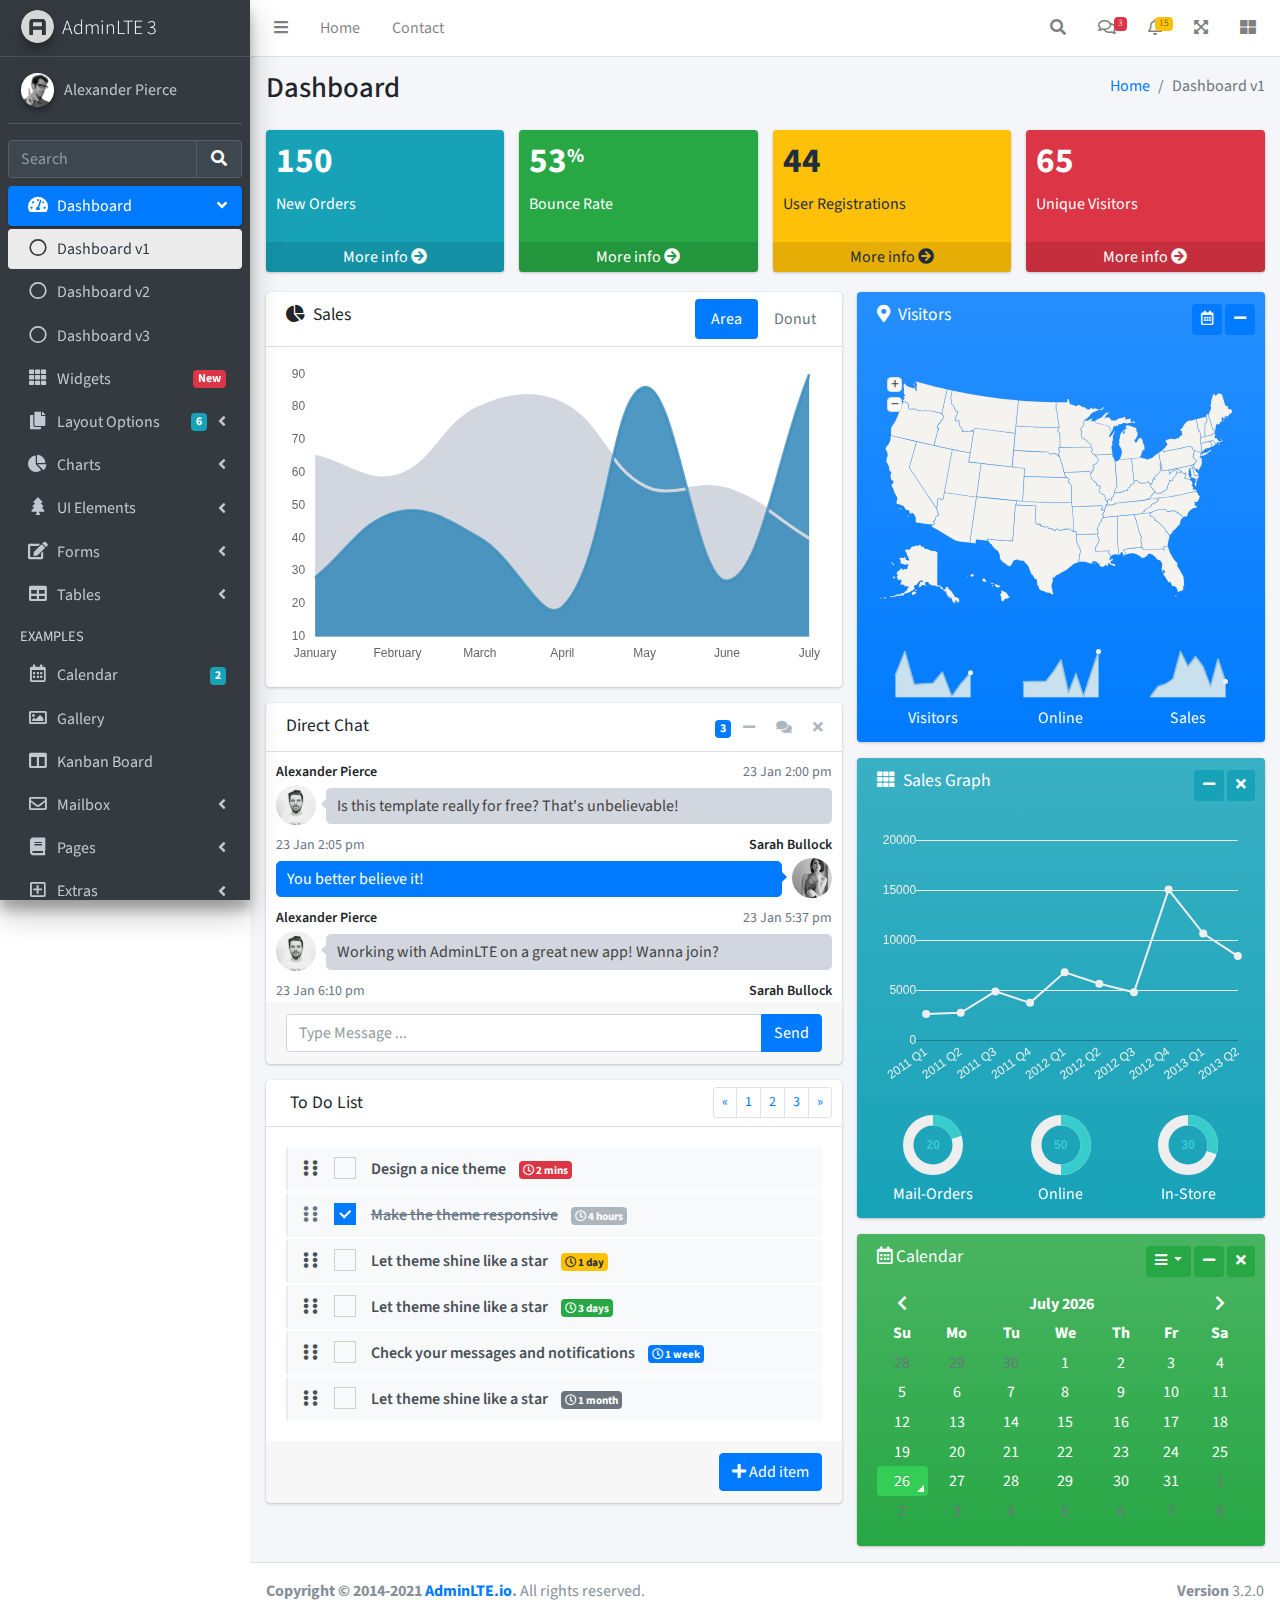
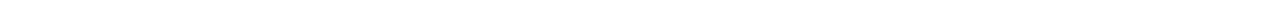
<file: public/template_dashboard/index.html>
<!DOCTYPE html>
<html lang="en">
<head>
  <meta charset="utf-8">
  <meta name="viewport" content="width=device-width, initial-scale=1">
  <title>AdminLTE 3 | Dashboard</title>

  <!-- Google Font: Source Sans Pro -->
  <link rel="stylesheet" href="https://fonts.googleapis.com/css?family=Source+Sans+Pro:300,400,400i,700&display=fallback">
  <!-- Font Awesome -->
  <link rel="stylesheet" href="plugins/fontawesome-free/css/all.min.css">
  <!-- Ionicons -->
  <link rel="stylesheet" href="https://code.ionicframework.com/ionicons/2.0.1/css/ionicons.min.css">
  <!-- Tempusdominus Bootstrap 4 -->
  <link rel="stylesheet" href="plugins/tempusdominus-bootstrap-4/css/tempusdominus-bootstrap-4.min.css">
  <!-- iCheck -->
  <link rel="stylesheet" href="plugins/icheck-bootstrap/icheck-bootstrap.min.css">
  <!-- JQVMap -->
  <link rel="stylesheet" href="plugins/jqvmap/jqvmap.min.css">
  <!-- Theme style -->
  <link rel="stylesheet" href="dist/css/adminlte.min.css">
  <!-- overlayScrollbars -->
  <link rel="stylesheet" href="plugins/overlayScrollbars/css/OverlayScrollbars.min.css">
  <!-- Daterange picker -->
  <link rel="stylesheet" href="plugins/daterangepicker/daterangepicker.css">
  <!-- summernote -->
  <link rel="stylesheet" href="plugins/summernote/summernote-bs4.min.css">
</head>
<body class="hold-transition sidebar-mini layout-fixed">
<div class="wrapper">

  <!-- Preloader -->
  <div class="preloader flex-column justify-content-center align-items-center">
    <img class="animation__shake" src="dist/img/AdminLTELogo.png" alt="AdminLTELogo" height="60" width="60">
  </div>

  <!-- Navbar -->
  <nav class="main-header navbar navbar-expand navbar-white navbar-light">
    <!-- Left navbar links -->
    <ul class="navbar-nav">
      <li class="nav-item">
        <a class="nav-link" data-widget="pushmenu" href="#" role="button"><i class="fas fa-bars"></i></a>
      </li>
      <li class="nav-item d-none d-sm-inline-block">
        <a href="index3.html" class="nav-link">Home</a>
      </li>
      <li class="nav-item d-none d-sm-inline-block">
        <a href="#" class="nav-link">Contact</a>
      </li>
    </ul>

    <!-- Right navbar links -->
    <ul class="navbar-nav ml-auto">
      <!-- Navbar Search -->
      <li class="nav-item">
        <a class="nav-link" data-widget="navbar-search" href="#" role="button">
          <i class="fas fa-search"></i>
        </a>
        <div class="navbar-search-block">
          <form class="form-inline">
            <div class="input-group input-group-sm">
              <input class="form-control form-control-navbar" type="search" placeholder="Search" aria-label="Search">
              <div class="input-group-append">
                <button class="btn btn-navbar" type="submit">
                  <i class="fas fa-search"></i>
                </button>
                <button class="btn btn-navbar" type="button" data-widget="navbar-search">
                  <i class="fas fa-times"></i>
                </button>
              </div>
            </div>
          </form>
        </div>
      </li>

      <!-- Messages Dropdown Menu -->
      <li class="nav-item dropdown">
        <a class="nav-link" data-toggle="dropdown" href="#">
          <i class="far fa-comments"></i>
          <span class="badge badge-danger navbar-badge">3</span>
        </a>
        <div class="dropdown-menu dropdown-menu-lg dropdown-menu-right">
          <a href="#" class="dropdown-item">
            <!-- Message Start -->
            <div class="media">
              <img src="dist/img/user1-128x128.jpg" alt="User Avatar" class="img-size-50 mr-3 img-circle">
              <div class="media-body">
                <h3 class="dropdown-item-title">
                  Brad Diesel
                  <span class="float-right text-sm text-danger"><i class="fas fa-star"></i></span>
                </h3>
                <p class="text-sm">Call me whenever you can...</p>
                <p class="text-sm text-muted"><i class="far fa-clock mr-1"></i> 4 Hours Ago</p>
              </div>
            </div>
            <!-- Message End -->
          </a>
          <div class="dropdown-divider"></div>
          <a href="#" class="dropdown-item">
            <!-- Message Start -->
            <div class="media">
              <img src="dist/img/user8-128x128.jpg" alt="User Avatar" class="img-size-50 img-circle mr-3">
              <div class="media-body">
                <h3 class="dropdown-item-title">
                  John Pierce
                  <span class="float-right text-sm text-muted"><i class="fas fa-star"></i></span>
                </h3>
                <p class="text-sm">I got your message bro</p>
                <p class="text-sm text-muted"><i class="far fa-clock mr-1"></i> 4 Hours Ago</p>
              </div>
            </div>
            <!-- Message End -->
          </a>
          <div class="dropdown-divider"></div>
          <a href="#" class="dropdown-item">
            <!-- Message Start -->
            <div class="media">
              <img src="dist/img/user3-128x128.jpg" alt="User Avatar" class="img-size-50 img-circle mr-3">
              <div class="media-body">
                <h3 class="dropdown-item-title">
                  Nora Silvester
                  <span class="float-right text-sm text-warning"><i class="fas fa-star"></i></span>
                </h3>
                <p class="text-sm">The subject goes here</p>
                <p class="text-sm text-muted"><i class="far fa-clock mr-1"></i> 4 Hours Ago</p>
              </div>
            </div>
            <!-- Message End -->
          </a>
          <div class="dropdown-divider"></div>
          <a href="#" class="dropdown-item dropdown-footer">See All Messages</a>
        </div>
      </li>
      <!-- Notifications Dropdown Menu -->
      <li class="nav-item dropdown">
        <a class="nav-link" data-toggle="dropdown" href="#">
          <i class="far fa-bell"></i>
          <span class="badge badge-warning navbar-badge">15</span>
        </a>
        <div class="dropdown-menu dropdown-menu-lg dropdown-menu-right">
          <span class="dropdown-item dropdown-header">15 Notifications</span>
          <div class="dropdown-divider"></div>
          <a href="#" class="dropdown-item">
            <i class="fas fa-envelope mr-2"></i> 4 new messages
            <span class="float-right text-muted text-sm">3 mins</span>
          </a>
          <div class="dropdown-divider"></div>
          <a href="#" class="dropdown-item">
            <i class="fas fa-users mr-2"></i> 8 friend requests
            <span class="float-right text-muted text-sm">12 hours</span>
          </a>
          <div class="dropdown-divider"></div>
          <a href="#" class="dropdown-item">
            <i class="fas fa-file mr-2"></i> 3 new reports
            <span class="float-right text-muted text-sm">2 days</span>
          </a>
          <div class="dropdown-divider"></div>
          <a href="#" class="dropdown-item dropdown-footer">See All Notifications</a>
        </div>
      </li>
      <li class="nav-item">
        <a class="nav-link" data-widget="fullscreen" href="#" role="button">
          <i class="fas fa-expand-arrows-alt"></i>
        </a>
      </li>
      <li class="nav-item">
        <a class="nav-link" data-widget="control-sidebar" data-controlsidebar-slide="true" href="#" role="button">
          <i class="fas fa-th-large"></i>
        </a>
      </li>
    </ul>
  </nav>
  <!-- /.navbar -->

  <!-- Main Sidebar Container -->
  <aside class="main-sidebar sidebar-dark-primary elevation-4">
    <!-- Brand Logo -->
    <a href="index3.html" class="brand-link">
      <img src="dist/img/AdminLTELogo.png" alt="AdminLTE Logo" class="brand-image img-circle elevation-3" style="opacity: .8">
      <span class="brand-text font-weight-light">AdminLTE 3</span>
    </a>

    <!-- Sidebar -->
    <div class="sidebar">
      <!-- Sidebar user panel (optional) -->
      <div class="user-panel mt-3 pb-3 mb-3 d-flex">
        <div class="image">
          <img src="dist/img/user2-160x160.jpg" class="img-circle elevation-2" alt="User Image">
        </div>
        <div class="info">
          <a href="#" class="d-block">Alexander Pierce</a>
        </div>
      </div>

      <!-- SidebarSearch Form -->
      <div class="form-inline">
        <div class="input-group" data-widget="sidebar-search">
          <input class="form-control form-control-sidebar" type="search" placeholder="Search" aria-label="Search">
          <div class="input-group-append">
            <button class="btn btn-sidebar">
              <i class="fas fa-search fa-fw"></i>
            </button>
          </div>
        </div>
      </div>

      <!-- Sidebar Menu -->
      <nav class="mt-2">
        <ul class="nav nav-pills nav-sidebar flex-column" data-widget="treeview" role="menu" data-accordion="false">
          <!-- Add icons to the links using the .nav-icon class
               with font-awesome or any other icon font library -->
          <li class="nav-item menu-open">
            <a href="#" class="nav-link active">
              <i class="nav-icon fas fa-tachometer-alt"></i>
              <p>
                Dashboard
                <i class="right fas fa-angle-left"></i>
              </p>
            </a>
            <ul class="nav nav-treeview">
              <li class="nav-item">
                <a href="./index.html" class="nav-link active">
                  <i class="far fa-circle nav-icon"></i>
                  <p>Dashboard v1</p>
                </a>
              </li>
              <li class="nav-item">
                <a href="./index2.html" class="nav-link">
                  <i class="far fa-circle nav-icon"></i>
                  <p>Dashboard v2</p>
                </a>
              </li>
              <li class="nav-item">
                <a href="./index3.html" class="nav-link">
                  <i class="far fa-circle nav-icon"></i>
                  <p>Dashboard v3</p>
                </a>
              </li>
            </ul>
          </li>
          <li class="nav-item">
            <a href="pages/widgets.html" class="nav-link">
              <i class="nav-icon fas fa-th"></i>
              <p>
                Widgets
                <span class="right badge badge-danger">New</span>
              </p>
            </a>
          </li>
          <li class="nav-item">
            <a href="#" class="nav-link">
              <i class="nav-icon fas fa-copy"></i>
              <p>
                Layout Options
                <i class="fas fa-angle-left right"></i>
                <span class="badge badge-info right">6</span>
              </p>
            </a>
            <ul class="nav nav-treeview">
              <li class="nav-item">
                <a href="pages/layout/top-nav.html" class="nav-link">
                  <i class="far fa-circle nav-icon"></i>
                  <p>Top Navigation</p>
                </a>
              </li>
              <li class="nav-item">
                <a href="pages/layout/top-nav-sidebar.html" class="nav-link">
                  <i class="far fa-circle nav-icon"></i>
                  <p>Top Navigation + Sidebar</p>
                </a>
              </li>
              <li class="nav-item">
                <a href="pages/layout/boxed.html" class="nav-link">
                  <i class="far fa-circle nav-icon"></i>
                  <p>Boxed</p>
                </a>
              </li>
              <li class="nav-item">
                <a href="pages/layout/fixed-sidebar.html" class="nav-link">
                  <i class="far fa-circle nav-icon"></i>
                  <p>Fixed Sidebar</p>
                </a>
              </li>
              <li class="nav-item">
                <a href="pages/layout/fixed-sidebar-custom.html" class="nav-link">
                  <i class="far fa-circle nav-icon"></i>
                  <p>Fixed Sidebar <small>+ Custom Area</small></p>
                </a>
              </li>
              <li class="nav-item">
                <a href="pages/layout/fixed-topnav.html" class="nav-link">
                  <i class="far fa-circle nav-icon"></i>
                  <p>Fixed Navbar</p>
                </a>
              </li>
              <li class="nav-item">
                <a href="pages/layout/fixed-footer.html" class="nav-link">
                  <i class="far fa-circle nav-icon"></i>
                  <p>Fixed Footer</p>
                </a>
              </li>
              <li class="nav-item">
                <a href="pages/layout/collapsed-sidebar.html" class="nav-link">
                  <i class="far fa-circle nav-icon"></i>
                  <p>Collapsed Sidebar</p>
                </a>
              </li>
            </ul>
          </li>
          <li class="nav-item">
            <a href="#" class="nav-link">
              <i class="nav-icon fas fa-chart-pie"></i>
              <p>
                Charts
                <i class="right fas fa-angle-left"></i>
              </p>
            </a>
            <ul class="nav nav-treeview">
              <li class="nav-item">
                <a href="pages/charts/chartjs.html" class="nav-link">
                  <i class="far fa-circle nav-icon"></i>
                  <p>ChartJS</p>
                </a>
              </li>
              <li class="nav-item">
                <a href="pages/charts/flot.html" class="nav-link">
                  <i class="far fa-circle nav-icon"></i>
                  <p>Flot</p>
                </a>
              </li>
              <li class="nav-item">
                <a href="pages/charts/inline.html" class="nav-link">
                  <i class="far fa-circle nav-icon"></i>
                  <p>Inline</p>
                </a>
              </li>
              <li class="nav-item">
                <a href="pages/charts/uplot.html" class="nav-link">
                  <i class="far fa-circle nav-icon"></i>
                  <p>uPlot</p>
                </a>
              </li>
            </ul>
          </li>
          <li class="nav-item">
            <a href="#" class="nav-link">
              <i class="nav-icon fas fa-tree"></i>
              <p>
                UI Elements
                <i class="fas fa-angle-left right"></i>
              </p>
            </a>
            <ul class="nav nav-treeview">
              <li class="nav-item">
                <a href="pages/UI/general.html" class="nav-link">
                  <i class="far fa-circle nav-icon"></i>
                  <p>General</p>
                </a>
              </li>
              <li class="nav-item">
                <a href="pages/UI/icons.html" class="nav-link">
                  <i class="far fa-circle nav-icon"></i>
                  <p>Icons</p>
                </a>
              </li>
              <li class="nav-item">
                <a href="pages/UI/buttons.html" class="nav-link">
                  <i class="far fa-circle nav-icon"></i>
                  <p>Buttons</p>
                </a>
              </li>
              <li class="nav-item">
                <a href="pages/UI/sliders.html" class="nav-link">
                  <i class="far fa-circle nav-icon"></i>
                  <p>Sliders</p>
                </a>
              </li>
              <li class="nav-item">
                <a href="pages/UI/modals.html" class="nav-link">
                  <i class="far fa-circle nav-icon"></i>
                  <p>Modals & Alerts</p>
                </a>
              </li>
              <li class="nav-item">
                <a href="pages/UI/navbar.html" class="nav-link">
                  <i class="far fa-circle nav-icon"></i>
                  <p>Navbar & Tabs</p>
                </a>
              </li>
              <li class="nav-item">
                <a href="pages/UI/timeline.html" class="nav-link">
                  <i class="far fa-circle nav-icon"></i>
                  <p>Timeline</p>
                </a>
              </li>
              <li class="nav-item">
                <a href="pages/UI/ribbons.html" class="nav-link">
                  <i class="far fa-circle nav-icon"></i>
                  <p>Ribbons</p>
                </a>
              </li>
            </ul>
          </li>
          <li class="nav-item">
            <a href="#" class="nav-link">
              <i class="nav-icon fas fa-edit"></i>
              <p>
                Forms
                <i class="fas fa-angle-left right"></i>
              </p>
            </a>
            <ul class="nav nav-treeview">
              <li class="nav-item">
                <a href="pages/forms/general.html" class="nav-link">
                  <i class="far fa-circle nav-icon"></i>
                  <p>General Elements</p>
                </a>
              </li>
              <li class="nav-item">
                <a href="pages/forms/advanced.html" class="nav-link">
                  <i class="far fa-circle nav-icon"></i>
                  <p>Advanced Elements</p>
                </a>
              </li>
              <li class="nav-item">
                <a href="pages/forms/editors.html" class="nav-link">
                  <i class="far fa-circle nav-icon"></i>
                  <p>Editors</p>
                </a>
              </li>
              <li class="nav-item">
                <a href="pages/forms/validation.html" class="nav-link">
                  <i class="far fa-circle nav-icon"></i>
                  <p>Validation</p>
                </a>
              </li>
            </ul>
          </li>
          <li class="nav-item">
            <a href="#" class="nav-link">
              <i class="nav-icon fas fa-table"></i>
              <p>
                Tables
                <i class="fas fa-angle-left right"></i>
              </p>
            </a>
            <ul class="nav nav-treeview">
              <li class="nav-item">
                <a href="pages/tables/simple.html" class="nav-link">
                  <i class="far fa-circle nav-icon"></i>
                  <p>Simple Tables</p>
                </a>
              </li>
              <li class="nav-item">
                <a href="pages/tables/data.html" class="nav-link">
                  <i class="far fa-circle nav-icon"></i>
                  <p>DataTables</p>
                </a>
              </li>
              <li class="nav-item">
                <a href="pages/tables/jsgrid.html" class="nav-link">
                  <i class="far fa-circle nav-icon"></i>
                  <p>jsGrid</p>
                </a>
              </li>
            </ul>
          </li>
          <li class="nav-header">EXAMPLES</li>
          <li class="nav-item">
            <a href="pages/calendar.html" class="nav-link">
              <i class="nav-icon far fa-calendar-alt"></i>
              <p>
                Calendar
                <span class="badge badge-info right">2</span>
              </p>
            </a>
          </li>
          <li class="nav-item">
            <a href="pages/gallery.html" class="nav-link">
              <i class="nav-icon far fa-image"></i>
              <p>
                Gallery
              </p>
            </a>
          </li>
          <li class="nav-item">
            <a href="pages/kanban.html" class="nav-link">
              <i class="nav-icon fas fa-columns"></i>
              <p>
                Kanban Board
              </p>
            </a>
          </li>
          <li class="nav-item">
            <a href="#" class="nav-link">
              <i class="nav-icon far fa-envelope"></i>
              <p>
                Mailbox
                <i class="fas fa-angle-left right"></i>
              </p>
            </a>
            <ul class="nav nav-treeview">
              <li class="nav-item">
                <a href="pages/mailbox/mailbox.html" class="nav-link">
                  <i class="far fa-circle nav-icon"></i>
                  <p>Inbox</p>
                </a>
              </li>
              <li class="nav-item">
                <a href="pages/mailbox/compose.html" class="nav-link">
                  <i class="far fa-circle nav-icon"></i>
                  <p>Compose</p>
                </a>
              </li>
              <li class="nav-item">
                <a href="pages/mailbox/read-mail.html" class="nav-link">
                  <i class="far fa-circle nav-icon"></i>
                  <p>Read</p>
                </a>
              </li>
            </ul>
          </li>
          <li class="nav-item">
            <a href="#" class="nav-link">
              <i class="nav-icon fas fa-book"></i>
              <p>
                Pages
                <i class="fas fa-angle-left right"></i>
              </p>
            </a>
            <ul class="nav nav-treeview">
              <li class="nav-item">
                <a href="pages/examples/invoice.html" class="nav-link">
                  <i class="far fa-circle nav-icon"></i>
                  <p>Invoice</p>
                </a>
              </li>
              <li class="nav-item">
                <a href="pages/examples/profile.html" class="nav-link">
                  <i class="far fa-circle nav-icon"></i>
                  <p>Profile</p>
                </a>
              </li>
              <li class="nav-item">
                <a href="pages/examples/e-commerce.html" class="nav-link">
                  <i class="far fa-circle nav-icon"></i>
                  <p>E-commerce</p>
                </a>
              </li>
              <li class="nav-item">
                <a href="pages/examples/projects.html" class="nav-link">
                  <i class="far fa-circle nav-icon"></i>
                  <p>Projects</p>
                </a>
              </li>
              <li class="nav-item">
                <a href="pages/examples/project-add.html" class="nav-link">
                  <i class="far fa-circle nav-icon"></i>
                  <p>Project Add</p>
                </a>
              </li>
              <li class="nav-item">
                <a href="pages/examples/project-edit.html" class="nav-link">
                  <i class="far fa-circle nav-icon"></i>
                  <p>Project Edit</p>
                </a>
              </li>
              <li class="nav-item">
                <a href="pages/examples/project-detail.html" class="nav-link">
                  <i class="far fa-circle nav-icon"></i>
                  <p>Project Detail</p>
                </a>
              </li>
              <li class="nav-item">
                <a href="pages/examples/contacts.html" class="nav-link">
                  <i class="far fa-circle nav-icon"></i>
                  <p>Contacts</p>
                </a>
              </li>
              <li class="nav-item">
                <a href="pages/examples/faq.html" class="nav-link">
                  <i class="far fa-circle nav-icon"></i>
                  <p>FAQ</p>
                </a>
              </li>
              <li class="nav-item">
                <a href="pages/examples/contact-us.html" class="nav-link">
                  <i class="far fa-circle nav-icon"></i>
                  <p>Contact us</p>
                </a>
              </li>
            </ul>
          </li>
          <li class="nav-item">
            <a href="#" class="nav-link">
              <i class="nav-icon far fa-plus-square"></i>
              <p>
                Extras
                <i class="fas fa-angle-left right"></i>
              </p>
            </a>
            <ul class="nav nav-treeview">
              <li class="nav-item">
                <a href="#" class="nav-link">
                  <i class="far fa-circle nav-icon"></i>
                  <p>
                    Login & Register v1
                    <i class="fas fa-angle-left right"></i>
                  </p>
                </a>
                <ul class="nav nav-treeview">
                  <li class="nav-item">
                    <a href="pages/examples/login.html" class="nav-link">
                      <i class="far fa-circle nav-icon"></i>
                      <p>Login v1</p>
                    </a>
                  </li>
                  <li class="nav-item">
                    <a href="pages/examples/register.html" class="nav-link">
                      <i class="far fa-circle nav-icon"></i>
                      <p>Register v1</p>
                    </a>
                  </li>
                  <li class="nav-item">
                    <a href="pages/examples/forgot-password.html" class="nav-link">
                      <i class="far fa-circle nav-icon"></i>
                      <p>Forgot Password v1</p>
                    </a>
                  </li>
                  <li class="nav-item">
                    <a href="pages/examples/recover-password.html" class="nav-link">
                      <i class="far fa-circle nav-icon"></i>
                      <p>Recover Password v1</p>
                    </a>
                  </li>
                </ul>
              </li>
              <li class="nav-item">
                <a href="#" class="nav-link">
                  <i class="far fa-circle nav-icon"></i>
                  <p>
                    Login & Register v2
                    <i class="fas fa-angle-left right"></i>
                  </p>
                </a>
                <ul class="nav nav-treeview">
                  <li class="nav-item">
                    <a href="pages/examples/login-v2.html" class="nav-link">
                      <i class="far fa-circle nav-icon"></i>
                      <p>Login v2</p>
                    </a>
                  </li>
                  <li class="nav-item">
                    <a href="pages/examples/register-v2.html" class="nav-link">
                      <i class="far fa-circle nav-icon"></i>
                      <p>Register v2</p>
                    </a>
                  </li>
                  <li class="nav-item">
                    <a href="pages/examples/forgot-password-v2.html" class="nav-link">
                      <i class="far fa-circle nav-icon"></i>
                      <p>Forgot Password v2</p>
                    </a>
                  </li>
                  <li class="nav-item">
                    <a href="pages/examples/recover-password-v2.html" class="nav-link">
                      <i class="far fa-circle nav-icon"></i>
                      <p>Recover Password v2</p>
                    </a>
                  </li>
                </ul>
              </li>
              <li class="nav-item">
                <a href="pages/examples/lockscreen.html" class="nav-link">
                  <i class="far fa-circle nav-icon"></i>
                  <p>Lockscreen</p>
                </a>
              </li>
              <li class="nav-item">
                <a href="pages/examples/legacy-user-menu.html" class="nav-link">
                  <i class="far fa-circle nav-icon"></i>
                  <p>Legacy User Menu</p>
                </a>
              </li>
              <li class="nav-item">
                <a href="pages/examples/language-menu.html" class="nav-link">
                  <i class="far fa-circle nav-icon"></i>
                  <p>Language Menu</p>
                </a>
              </li>
              <li class="nav-item">
                <a href="pages/examples/404.html" class="nav-link">
                  <i class="far fa-circle nav-icon"></i>
                  <p>Error 404</p>
                </a>
              </li>
              <li class="nav-item">
                <a href="pages/examples/500.html" class="nav-link">
                  <i class="far fa-circle nav-icon"></i>
                  <p>Error 500</p>
                </a>
              </li>
              <li class="nav-item">
                <a href="pages/examples/pace.html" class="nav-link">
                  <i class="far fa-circle nav-icon"></i>
                  <p>Pace</p>
                </a>
              </li>
              <li class="nav-item">
                <a href="pages/examples/blank.html" class="nav-link">
                  <i class="far fa-circle nav-icon"></i>
                  <p>Blank Page</p>
                </a>
              </li>
              <li class="nav-item">
                <a href="starter.html" class="nav-link">
                  <i class="far fa-circle nav-icon"></i>
                  <p>Starter Page</p>
                </a>
              </li>
            </ul>
          </li>
          <li class="nav-item">
            <a href="#" class="nav-link">
              <i class="nav-icon fas fa-search"></i>
              <p>
                Search
                <i class="fas fa-angle-left right"></i>
              </p>
            </a>
            <ul class="nav nav-treeview">
              <li class="nav-item">
                <a href="pages/search/simple.html" class="nav-link">
                  <i class="far fa-circle nav-icon"></i>
                  <p>Simple Search</p>
                </a>
              </li>
              <li class="nav-item">
                <a href="pages/search/enhanced.html" class="nav-link">
                  <i class="far fa-circle nav-icon"></i>
                  <p>Enhanced</p>
                </a>
              </li>
            </ul>
          </li>
          <li class="nav-header">MISCELLANEOUS</li>
          <li class="nav-item">
            <a href="iframe.html" class="nav-link">
              <i class="nav-icon fas fa-ellipsis-h"></i>
              <p>Tabbed IFrame Plugin</p>
            </a>
          </li>
          <li class="nav-item">
            <a href="https://adminlte.io/docs/3.1/" class="nav-link">
              <i class="nav-icon fas fa-file"></i>
              <p>Documentation</p>
            </a>
          </li>
          <li class="nav-header">MULTI LEVEL EXAMPLE</li>
          <li class="nav-item">
            <a href="#" class="nav-link">
              <i class="fas fa-circle nav-icon"></i>
              <p>Level 1</p>
            </a>
          </li>
          <li class="nav-item">
            <a href="#" class="nav-link">
              <i class="nav-icon fas fa-circle"></i>
              <p>
                Level 1
                <i class="right fas fa-angle-left"></i>
              </p>
            </a>
            <ul class="nav nav-treeview">
              <li class="nav-item">
                <a href="#" class="nav-link">
                  <i class="far fa-circle nav-icon"></i>
                  <p>Level 2</p>
                </a>
              </li>
              <li class="nav-item">
                <a href="#" class="nav-link">
                  <i class="far fa-circle nav-icon"></i>
                  <p>
                    Level 2
                    <i class="right fas fa-angle-left"></i>
                  </p>
                </a>
                <ul class="nav nav-treeview">
                  <li class="nav-item">
                    <a href="#" class="nav-link">
                      <i class="far fa-dot-circle nav-icon"></i>
                      <p>Level 3</p>
                    </a>
                  </li>
                  <li class="nav-item">
                    <a href="#" class="nav-link">
                      <i class="far fa-dot-circle nav-icon"></i>
                      <p>Level 3</p>
                    </a>
                  </li>
                  <li class="nav-item">
                    <a href="#" class="nav-link">
                      <i class="far fa-dot-circle nav-icon"></i>
                      <p>Level 3</p>
                    </a>
                  </li>
                </ul>
              </li>
              <li class="nav-item">
                <a href="#" class="nav-link">
                  <i class="far fa-circle nav-icon"></i>
                  <p>Level 2</p>
                </a>
              </li>
            </ul>
          </li>
          <li class="nav-item">
            <a href="#" class="nav-link">
              <i class="fas fa-circle nav-icon"></i>
              <p>Level 1</p>
            </a>
          </li>
          <li class="nav-header">LABELS</li>
          <li class="nav-item">
            <a href="#" class="nav-link">
              <i class="nav-icon far fa-circle text-danger"></i>
              <p class="text">Important</p>
            </a>
          </li>
          <li class="nav-item">
            <a href="#" class="nav-link">
              <i class="nav-icon far fa-circle text-warning"></i>
              <p>Warning</p>
            </a>
          </li>
          <li class="nav-item">
            <a href="#" class="nav-link">
              <i class="nav-icon far fa-circle text-info"></i>
              <p>Informational</p>
            </a>
          </li>
        </ul>
      </nav>
      <!-- /.sidebar-menu -->
    </div>
    <!-- /.sidebar -->
  </aside>

  <!-- Content Wrapper. Contains page content -->
  <div class="content-wrapper">
    <!-- Content Header (Page header) -->
    <div class="content-header">
      <div class="container-fluid">
        <div class="row mb-2">
          <div class="col-sm-6">
            <h1 class="m-0">Dashboard</h1>
          </div><!-- /.col -->
          <div class="col-sm-6">
            <ol class="breadcrumb float-sm-right">
              <li class="breadcrumb-item"><a href="#">Home</a></li>
              <li class="breadcrumb-item active">Dashboard v1</li>
            </ol>
          </div><!-- /.col -->
        </div><!-- /.row -->
      </div><!-- /.container-fluid -->
    </div>
    <!-- /.content-header -->

    <!-- Main content -->
    <section class="content">
      <div class="container-fluid">
        <!-- Small boxes (Stat box) -->
        <div class="row">
          <div class="col-lg-3 col-6">
            <!-- small box -->
            <div class="small-box bg-info">
              <div class="inner">
                <h3>150</h3>

                <p>New Orders</p>
              </div>
              <div class="icon">
                <i class="ion ion-bag"></i>
              </div>
              <a href="#" class="small-box-footer">More info <i class="fas fa-arrow-circle-right"></i></a>
            </div>
          </div>
          <!-- ./col -->
          <div class="col-lg-3 col-6">
            <!-- small box -->
            <div class="small-box bg-success">
              <div class="inner">
                <h3>53<sup style="font-size: 20px">%</sup></h3>

                <p>Bounce Rate</p>
              </div>
              <div class="icon">
                <i class="ion ion-stats-bars"></i>
              </div>
              <a href="#" class="small-box-footer">More info <i class="fas fa-arrow-circle-right"></i></a>
            </div>
          </div>
          <!-- ./col -->
          <div class="col-lg-3 col-6">
            <!-- small box -->
            <div class="small-box bg-warning">
              <div class="inner">
                <h3>44</h3>

                <p>User Registrations</p>
              </div>
              <div class="icon">
                <i class="ion ion-person-add"></i>
              </div>
              <a href="#" class="small-box-footer">More info <i class="fas fa-arrow-circle-right"></i></a>
            </div>
          </div>
          <!-- ./col -->
          <div class="col-lg-3 col-6">
            <!-- small box -->
            <div class="small-box bg-danger">
              <div class="inner">
                <h3>65</h3>

                <p>Unique Visitors</p>
              </div>
              <div class="icon">
                <i class="ion ion-pie-graph"></i>
              </div>
              <a href="#" class="small-box-footer">More info <i class="fas fa-arrow-circle-right"></i></a>
            </div>
          </div>
          <!-- ./col -->
        </div>
        <!-- /.row -->
        <!-- Main row -->
        <div class="row">
          <!-- Left col -->
          <section class="col-lg-7 connectedSortable">
            <!-- Custom tabs (Charts with tabs)-->
            <div class="card">
              <div class="card-header">
                <h3 class="card-title">
                  <i class="fas fa-chart-pie mr-1"></i>
                  Sales
                </h3>
                <div class="card-tools">
                  <ul class="nav nav-pills ml-auto">
                    <li class="nav-item">
                      <a class="nav-link active" href="#revenue-chart" data-toggle="tab">Area</a>
                    </li>
                    <li class="nav-item">
                      <a class="nav-link" href="#sales-chart" data-toggle="tab">Donut</a>
                    </li>
                  </ul>
                </div>
              </div><!-- /.card-header -->
              <div class="card-body">
                <div class="tab-content p-0">
                  <!-- Morris chart - Sales -->
                  <div class="chart tab-pane active" id="revenue-chart"
                       style="position: relative; height: 300px;">
                      <canvas id="revenue-chart-canvas" height="300" style="height: 300px;"></canvas>
                   </div>
                  <div class="chart tab-pane" id="sales-chart" style="position: relative; height: 300px;">
                    <canvas id="sales-chart-canvas" height="300" style="height: 300px;"></canvas>
                  </div>
                </div>
              </div><!-- /.card-body -->
            </div>
            <!-- /.card -->

            <!-- DIRECT CHAT -->
            <div class="card direct-chat direct-chat-primary">
              <div class="card-header">
                <h3 class="card-title">Direct Chat</h3>

                <div class="card-tools">
                  <span title="3 New Messages" class="badge badge-primary">3</span>
                  <button type="button" class="btn btn-tool" data-card-widget="collapse">
                    <i class="fas fa-minus"></i>
                  </button>
                  <button type="button" class="btn btn-tool" title="Contacts" data-widget="chat-pane-toggle">
                    <i class="fas fa-comments"></i>
                  </button>
                  <button type="button" class="btn btn-tool" data-card-widget="remove">
                    <i class="fas fa-times"></i>
                  </button>
                </div>
              </div>
              <!-- /.card-header -->
              <div class="card-body">
                <!-- Conversations are loaded here -->
                <div class="direct-chat-messages">
                  <!-- Message. Default to the left -->
                  <div class="direct-chat-msg">
                    <div class="direct-chat-infos clearfix">
                      <span class="direct-chat-name float-left">Alexander Pierce</span>
                      <span class="direct-chat-timestamp float-right">23 Jan 2:00 pm</span>
                    </div>
                    <!-- /.direct-chat-infos -->
                    <img class="direct-chat-img" src="dist/img/user1-128x128.jpg" alt="message user image">
                    <!-- /.direct-chat-img -->
                    <div class="direct-chat-text">
                      Is this template really for free? That's unbelievable!
                    </div>
                    <!-- /.direct-chat-text -->
                  </div>
                  <!-- /.direct-chat-msg -->

                  <!-- Message to the right -->
                  <div class="direct-chat-msg right">
                    <div class="direct-chat-infos clearfix">
                      <span class="direct-chat-name float-right">Sarah Bullock</span>
                      <span class="direct-chat-timestamp float-left">23 Jan 2:05 pm</span>
                    </div>
                    <!-- /.direct-chat-infos -->
                    <img class="direct-chat-img" src="dist/img/user3-128x128.jpg" alt="message user image">
                    <!-- /.direct-chat-img -->
                    <div class="direct-chat-text">
                      You better believe it!
                    </div>
                    <!-- /.direct-chat-text -->
                  </div>
                  <!-- /.direct-chat-msg -->

                  <!-- Message. Default to the left -->
                  <div class="direct-chat-msg">
                    <div class="direct-chat-infos clearfix">
                      <span class="direct-chat-name float-left">Alexander Pierce</span>
                      <span class="direct-chat-timestamp float-right">23 Jan 5:37 pm</span>
                    </div>
                    <!-- /.direct-chat-infos -->
                    <img class="direct-chat-img" src="dist/img/user1-128x128.jpg" alt="message user image">
                    <!-- /.direct-chat-img -->
                    <div class="direct-chat-text">
                      Working with AdminLTE on a great new app! Wanna join?
                    </div>
                    <!-- /.direct-chat-text -->
                  </div>
                  <!-- /.direct-chat-msg -->

                  <!-- Message to the right -->
                  <div class="direct-chat-msg right">
                    <div class="direct-chat-infos clearfix">
                      <span class="direct-chat-name float-right">Sarah Bullock</span>
                      <span class="direct-chat-timestamp float-left">23 Jan 6:10 pm</span>
                    </div>
                    <!-- /.direct-chat-infos -->
                    <img class="direct-chat-img" src="dist/img/user3-128x128.jpg" alt="message user image">
                    <!-- /.direct-chat-img -->
                    <div class="direct-chat-text">
                      I would love to.
                    </div>
                    <!-- /.direct-chat-text -->
                  </div>
                  <!-- /.direct-chat-msg -->

                </div>
                <!--/.direct-chat-messages-->

                <!-- Contacts are loaded here -->
                <div class="direct-chat-contacts">
                  <ul class="contacts-list">
                    <li>
                      <a href="#">
                        <img class="contacts-list-img" src="dist/img/user1-128x128.jpg" alt="User Avatar">

                        <div class="contacts-list-info">
                          <span class="contacts-list-name">
                            Count Dracula
                            <small class="contacts-list-date float-right">2/28/2015</small>
                          </span>
                          <span class="contacts-list-msg">How have you been? I was...</span>
                        </div>
                        <!-- /.contacts-list-info -->
                      </a>
                    </li>
                    <!-- End Contact Item -->
                    <li>
                      <a href="#">
                        <img class="contacts-list-img" src="dist/img/user7-128x128.jpg" alt="User Avatar">

                        <div class="contacts-list-info">
                          <span class="contacts-list-name">
                            Sarah Doe
                            <small class="contacts-list-date float-right">2/23/2015</small>
                          </span>
                          <span class="contacts-list-msg">I will be waiting for...</span>
                        </div>
                        <!-- /.contacts-list-info -->
                      </a>
                    </li>
                    <!-- End Contact Item -->
                    <li>
                      <a href="#">
                        <img class="contacts-list-img" src="dist/img/user3-128x128.jpg" alt="User Avatar">

                        <div class="contacts-list-info">
                          <span class="contacts-list-name">
                            Nadia Jolie
                            <small class="contacts-list-date float-right">2/20/2015</small>
                          </span>
                          <span class="contacts-list-msg">I'll call you back at...</span>
                        </div>
                        <!-- /.contacts-list-info -->
                      </a>
                    </li>
                    <!-- End Contact Item -->
                    <li>
                      <a href="#">
                        <img class="contacts-list-img" src="dist/img/user5-128x128.jpg" alt="User Avatar">

                        <div class="contacts-list-info">
                          <span class="contacts-list-name">
                            Nora S. Vans
                            <small class="contacts-list-date float-right">2/10/2015</small>
                          </span>
                          <span class="contacts-list-msg">Where is your new...</span>
                        </div>
                        <!-- /.contacts-list-info -->
                      </a>
                    </li>
                    <!-- End Contact Item -->
                    <li>
                      <a href="#">
                        <img class="contacts-list-img" src="dist/img/user6-128x128.jpg" alt="User Avatar">

                        <div class="contacts-list-info">
                          <span class="contacts-list-name">
                            John K.
                            <small class="contacts-list-date float-right">1/27/2015</small>
                          </span>
                          <span class="contacts-list-msg">Can I take a look at...</span>
                        </div>
                        <!-- /.contacts-list-info -->
                      </a>
                    </li>
                    <!-- End Contact Item -->
                    <li>
                      <a href="#">
                        <img class="contacts-list-img" src="dist/img/user8-128x128.jpg" alt="User Avatar">

                        <div class="contacts-list-info">
                          <span class="contacts-list-name">
                            Kenneth M.
                            <small class="contacts-list-date float-right">1/4/2015</small>
                          </span>
                          <span class="contacts-list-msg">Never mind I found...</span>
                        </div>
                        <!-- /.contacts-list-info -->
                      </a>
                    </li>
                    <!-- End Contact Item -->
                  </ul>
                  <!-- /.contacts-list -->
                </div>
                <!-- /.direct-chat-pane -->
              </div>
              <!-- /.card-body -->
              <div class="card-footer">
                <form action="#" method="post">
                  <div class="input-group">
                    <input type="text" name="message" placeholder="Type Message ..." class="form-control">
                    <span class="input-group-append">
                      <button type="button" class="btn btn-primary">Send</button>
                    </span>
                  </div>
                </form>
              </div>
              <!-- /.card-footer-->
            </div>
            <!--/.direct-chat -->

            <!-- TO DO List -->
            <div class="card">
              <div class="card-header">
                <h3 class="card-title">
                  <i class="ion ion-clipboard mr-1"></i>
                  To Do List
                </h3>

                <div class="card-tools">
                  <ul class="pagination pagination-sm">
                    <li class="page-item"><a href="#" class="page-link">&laquo;</a></li>
                    <li class="page-item"><a href="#" class="page-link">1</a></li>
                    <li class="page-item"><a href="#" class="page-link">2</a></li>
                    <li class="page-item"><a href="#" class="page-link">3</a></li>
                    <li class="page-item"><a href="#" class="page-link">&raquo;</a></li>
                  </ul>
                </div>
              </div>
              <!-- /.card-header -->
              <div class="card-body">
                <ul class="todo-list" data-widget="todo-list">
                  <li>
                    <!-- drag handle -->
                    <span class="handle">
                      <i class="fas fa-ellipsis-v"></i>
                      <i class="fas fa-ellipsis-v"></i>
                    </span>
                    <!-- checkbox -->
                    <div  class="icheck-primary d-inline ml-2">
                      <input type="checkbox" value="" name="todo1" id="todoCheck1">
                      <label for="todoCheck1"></label>
                    </div>
                    <!-- todo text -->
                    <span class="text">Design a nice theme</span>
                    <!-- Emphasis label -->
                    <small class="badge badge-danger"><i class="far fa-clock"></i> 2 mins</small>
                    <!-- General tools such as edit or delete-->
                    <div class="tools">
                      <i class="fas fa-edit"></i>
                      <i class="fas fa-trash-o"></i>
                    </div>
                  </li>
                  <li>
                    <span class="handle">
                      <i class="fas fa-ellipsis-v"></i>
                      <i class="fas fa-ellipsis-v"></i>
                    </span>
                    <div  class="icheck-primary d-inline ml-2">
                      <input type="checkbox" value="" name="todo2" id="todoCheck2" checked>
                      <label for="todoCheck2"></label>
                    </div>
                    <span class="text">Make the theme responsive</span>
                    <small class="badge badge-info"><i class="far fa-clock"></i> 4 hours</small>
                    <div class="tools">
                      <i class="fas fa-edit"></i>
                      <i class="fas fa-trash-o"></i>
                    </div>
                  </li>
                  <li>
                    <span class="handle">
                      <i class="fas fa-ellipsis-v"></i>
                      <i class="fas fa-ellipsis-v"></i>
                    </span>
                    <div  class="icheck-primary d-inline ml-2">
                      <input type="checkbox" value="" name="todo3" id="todoCheck3">
                      <label for="todoCheck3"></label>
                    </div>
                    <span class="text">Let theme shine like a star</span>
                    <small class="badge badge-warning"><i class="far fa-clock"></i> 1 day</small>
                    <div class="tools">
                      <i class="fas fa-edit"></i>
                      <i class="fas fa-trash-o"></i>
                    </div>
                  </li>
                  <li>
                    <span class="handle">
                      <i class="fas fa-ellipsis-v"></i>
                      <i class="fas fa-ellipsis-v"></i>
                    </span>
                    <div  class="icheck-primary d-inline ml-2">
                      <input type="checkbox" value="" name="todo4" id="todoCheck4">
                      <label for="todoCheck4"></label>
                    </div>
                    <span class="text">Let theme shine like a star</span>
                    <small class="badge badge-success"><i class="far fa-clock"></i> 3 days</small>
                    <div class="tools">
                      <i class="fas fa-edit"></i>
                      <i class="fas fa-trash-o"></i>
                    </div>
                  </li>
                  <li>
                    <span class="handle">
                      <i class="fas fa-ellipsis-v"></i>
                      <i class="fas fa-ellipsis-v"></i>
                    </span>
                    <div  class="icheck-primary d-inline ml-2">
                      <input type="checkbox" value="" name="todo5" id="todoCheck5">
                      <label for="todoCheck5"></label>
                    </div>
                    <span class="text">Check your messages and notifications</span>
                    <small class="badge badge-primary"><i class="far fa-clock"></i> 1 week</small>
                    <div class="tools">
                      <i class="fas fa-edit"></i>
                      <i class="fas fa-trash-o"></i>
                    </div>
                  </li>
                  <li>
                    <span class="handle">
                      <i class="fas fa-ellipsis-v"></i>
                      <i class="fas fa-ellipsis-v"></i>
                    </span>
                    <div  class="icheck-primary d-inline ml-2">
                      <input type="checkbox" value="" name="todo6" id="todoCheck6">
                      <label for="todoCheck6"></label>
                    </div>
                    <span class="text">Let theme shine like a star</span>
                    <small class="badge badge-secondary"><i class="far fa-clock"></i> 1 month</small>
                    <div class="tools">
                      <i class="fas fa-edit"></i>
                      <i class="fas fa-trash-o"></i>
                    </div>
                  </li>
                </ul>
              </div>
              <!-- /.card-body -->
              <div class="card-footer clearfix">
                <button type="button" class="btn btn-primary float-right"><i class="fas fa-plus"></i> Add item</button>
              </div>
            </div>
            <!-- /.card -->
          </section>
          <!-- /.Left col -->
          <!-- right col (We are only adding the ID to make the widgets sortable)-->
          <section class="col-lg-5 connectedSortable">

            <!-- Map card -->
            <div class="card bg-gradient-primary">
              <div class="card-header border-0">
                <h3 class="card-title">
                  <i class="fas fa-map-marker-alt mr-1"></i>
                  Visitors
                </h3>
                <!-- card tools -->
                <div class="card-tools">
                  <button type="button" class="btn btn-primary btn-sm daterange" title="Date range">
                    <i class="far fa-calendar-alt"></i>
                  </button>
                  <button type="button" class="btn btn-primary btn-sm" data-card-widget="collapse" title="Collapse">
                    <i class="fas fa-minus"></i>
                  </button>
                </div>
                <!-- /.card-tools -->
              </div>
              <div class="card-body">
                <div id="world-map" style="height: 250px; width: 100%;"></div>
              </div>
              <!-- /.card-body-->
              <div class="card-footer bg-transparent">
                <div class="row">
                  <div class="col-4 text-center">
                    <div id="sparkline-1"></div>
                    <div class="text-white">Visitors</div>
                  </div>
                  <!-- ./col -->
                  <div class="col-4 text-center">
                    <div id="sparkline-2"></div>
                    <div class="text-white">Online</div>
                  </div>
                  <!-- ./col -->
                  <div class="col-4 text-center">
                    <div id="sparkline-3"></div>
                    <div class="text-white">Sales</div>
                  </div>
                  <!-- ./col -->
                </div>
                <!-- /.row -->
              </div>
            </div>
            <!-- /.card -->

            <!-- solid sales graph -->
            <div class="card bg-gradient-info">
              <div class="card-header border-0">
                <h3 class="card-title">
                  <i class="fas fa-th mr-1"></i>
                  Sales Graph
                </h3>

                <div class="card-tools">
                  <button type="button" class="btn bg-info btn-sm" data-card-widget="collapse">
                    <i class="fas fa-minus"></i>
                  </button>
                  <button type="button" class="btn bg-info btn-sm" data-card-widget="remove">
                    <i class="fas fa-times"></i>
                  </button>
                </div>
              </div>
              <div class="card-body">
                <canvas class="chart" id="line-chart" style="min-height: 250px; height: 250px; max-height: 250px; max-width: 100%;"></canvas>
              </div>
              <!-- /.card-body -->
              <div class="card-footer bg-transparent">
                <div class="row">
                  <div class="col-4 text-center">
                    <input type="text" class="knob" data-readonly="true" value="20" data-width="60" data-height="60"
                           data-fgColor="#39CCCC">

                    <div class="text-white">Mail-Orders</div>
                  </div>
                  <!-- ./col -->
                  <div class="col-4 text-center">
                    <input type="text" class="knob" data-readonly="true" value="50" data-width="60" data-height="60"
                           data-fgColor="#39CCCC">

                    <div class="text-white">Online</div>
                  </div>
                  <!-- ./col -->
                  <div class="col-4 text-center">
                    <input type="text" class="knob" data-readonly="true" value="30" data-width="60" data-height="60"
                           data-fgColor="#39CCCC">

                    <div class="text-white">In-Store</div>
                  </div>
                  <!-- ./col -->
                </div>
                <!-- /.row -->
              </div>
              <!-- /.card-footer -->
            </div>
            <!-- /.card -->

            <!-- Calendar -->
            <div class="card bg-gradient-success">
              <div class="card-header border-0">

                <h3 class="card-title">
                  <i class="far fa-calendar-alt"></i>
                  Calendar
                </h3>
                <!-- tools card -->
                <div class="card-tools">
                  <!-- button with a dropdown -->
                  <div class="btn-group">
                    <button type="button" class="btn btn-success btn-sm dropdown-toggle" data-toggle="dropdown" data-offset="-52">
                      <i class="fas fa-bars"></i>
                    </button>
                    <div class="dropdown-menu" role="menu">
                      <a href="#" class="dropdown-item">Add new event</a>
                      <a href="#" class="dropdown-item">Clear events</a>
                      <div class="dropdown-divider"></div>
                      <a href="#" class="dropdown-item">View calendar</a>
                    </div>
                  </div>
                  <button type="button" class="btn btn-success btn-sm" data-card-widget="collapse">
                    <i class="fas fa-minus"></i>
                  </button>
                  <button type="button" class="btn btn-success btn-sm" data-card-widget="remove">
                    <i class="fas fa-times"></i>
                  </button>
                </div>
                <!-- /. tools -->
              </div>
              <!-- /.card-header -->
              <div class="card-body pt-0">
                <!--The calendar -->
                <div id="calendar" style="width: 100%"></div>
              </div>
              <!-- /.card-body -->
            </div>
            <!-- /.card -->
          </section>
          <!-- right col -->
        </div>
        <!-- /.row (main row) -->
      </div><!-- /.container-fluid -->
    </section>
    <!-- /.content -->
  </div>
  <!-- /.content-wrapper -->
  <footer class="main-footer">
    <strong>Copyright &copy; 2014-2021 <a href="https://adminlte.io">AdminLTE.io</a>.</strong>
    All rights reserved.
    <div class="float-right d-none d-sm-inline-block">
      <b>Version</b> 3.2.0
    </div>
  </footer>

  <!-- Control Sidebar -->
  <aside class="control-sidebar control-sidebar-dark">
    <!-- Control sidebar content goes here -->
  </aside>
  <!-- /.control-sidebar -->
</div>
<!-- ./wrapper -->

<!-- jQuery -->
<script src="plugins/jquery/jquery.min.js"></script>
<!-- jQuery UI 1.11.4 -->
<script src="plugins/jquery-ui/jquery-ui.min.js"></script>
<!-- Resolve conflict in jQuery UI tooltip with Bootstrap tooltip -->
<script>
  $.widget.bridge('uibutton', $.ui.button)
</script>
<!-- Bootstrap 4 -->
<script src="plugins/bootstrap/js/bootstrap.bundle.min.js"></script>
<!-- ChartJS -->
<script src="plugins/chart.js/Chart.min.js"></script>
<!-- Sparkline -->
<script src="plugins/sparklines/sparkline.js"></script>
<!-- JQVMap -->
<script src="plugins/jqvmap/jquery.vmap.min.js"></script>
<script src="plugins/jqvmap/maps/jquery.vmap.usa.js"></script>
<!-- jQuery Knob Chart -->
<script src="plugins/jquery-knob/jquery.knob.min.js"></script>
<!-- daterangepicker -->
<script src="plugins/moment/moment.min.js"></script>
<script src="plugins/daterangepicker/daterangepicker.js"></script>
<!-- Tempusdominus Bootstrap 4 -->
<script src="plugins/tempusdominus-bootstrap-4/js/tempusdominus-bootstrap-4.min.js"></script>
<!-- Summernote -->
<script src="plugins/summernote/summernote-bs4.min.js"></script>
<!-- overlayScrollbars -->
<script src="plugins/overlayScrollbars/js/jquery.overlayScrollbars.min.js"></script>
<!-- AdminLTE App -->
<script src="dist/js/adminlte.js"></script>
<!-- AdminLTE for demo purposes -->
<script src="dist/js/demo.js"></script>
<!-- AdminLTE dashboard demo (This is only for demo purposes) -->
<script src="dist/js/pages/dashboard.js"></script>
</body>
</html>
</file>
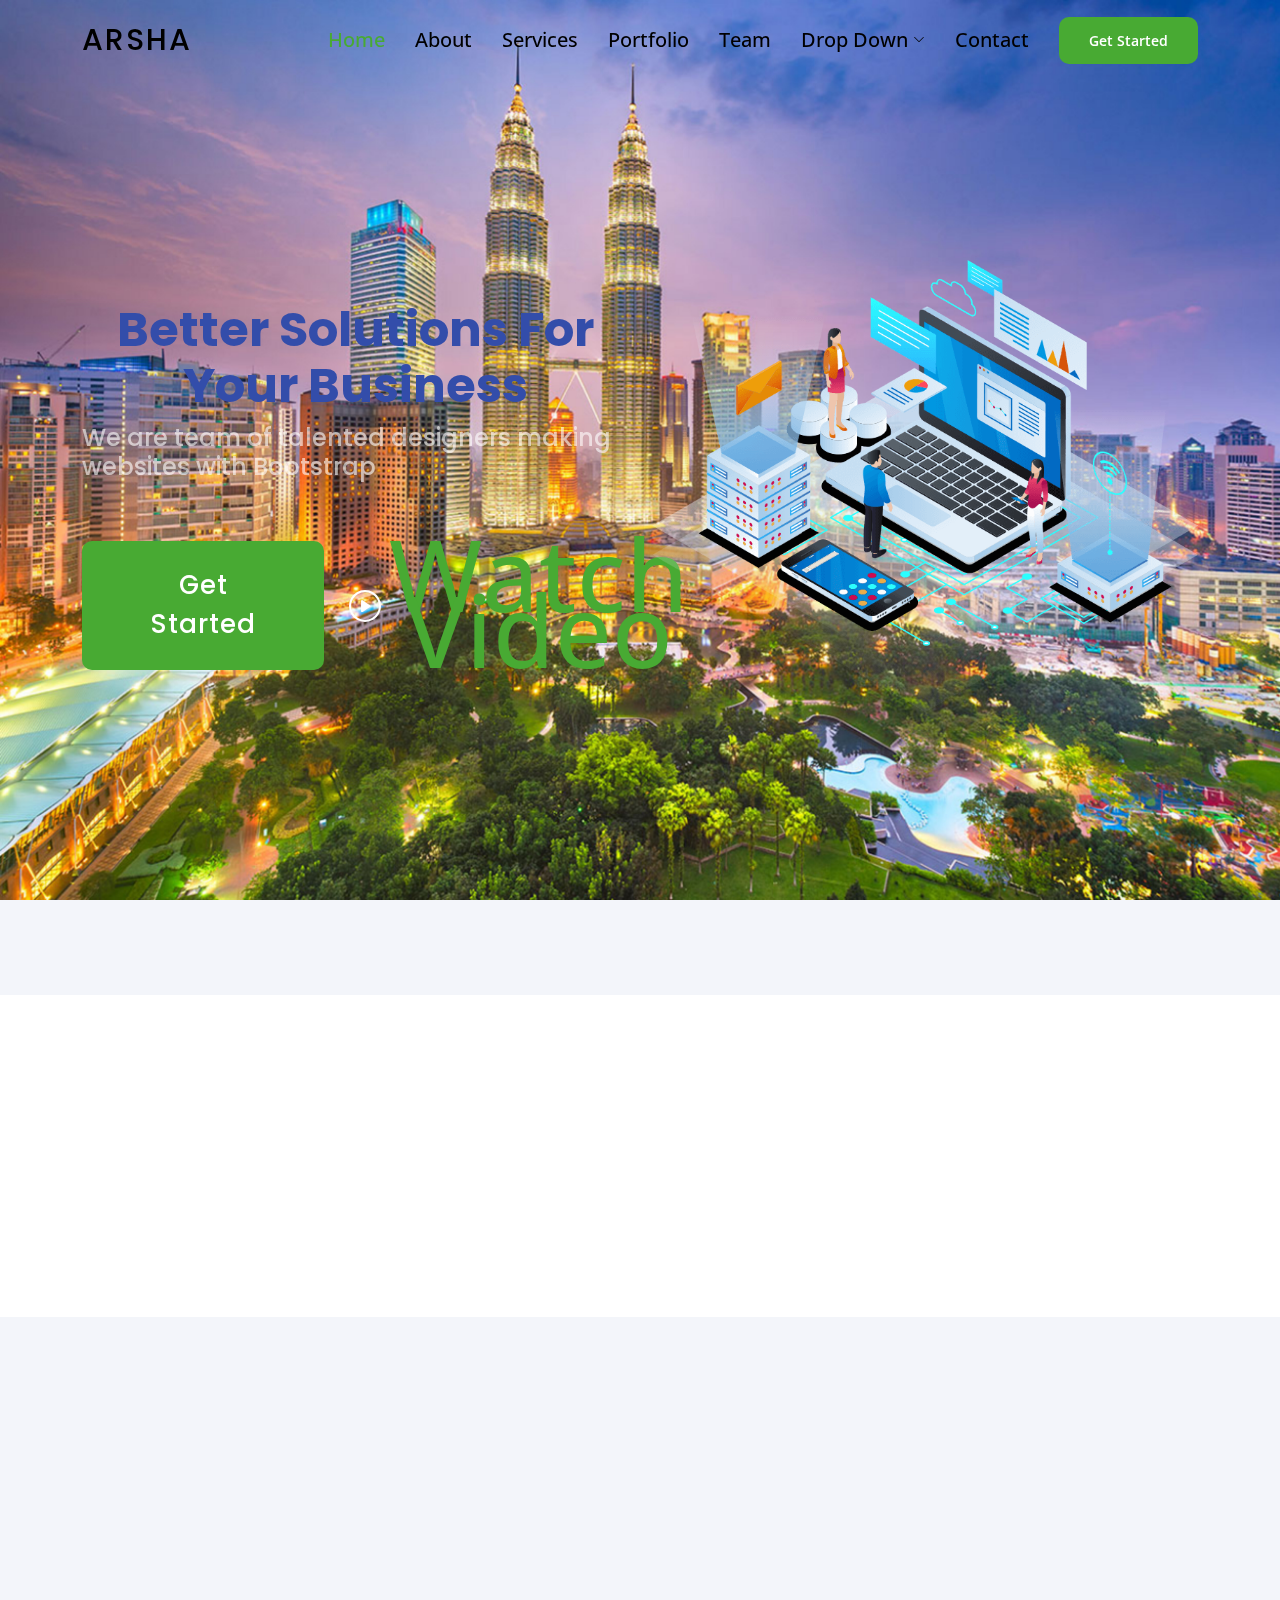
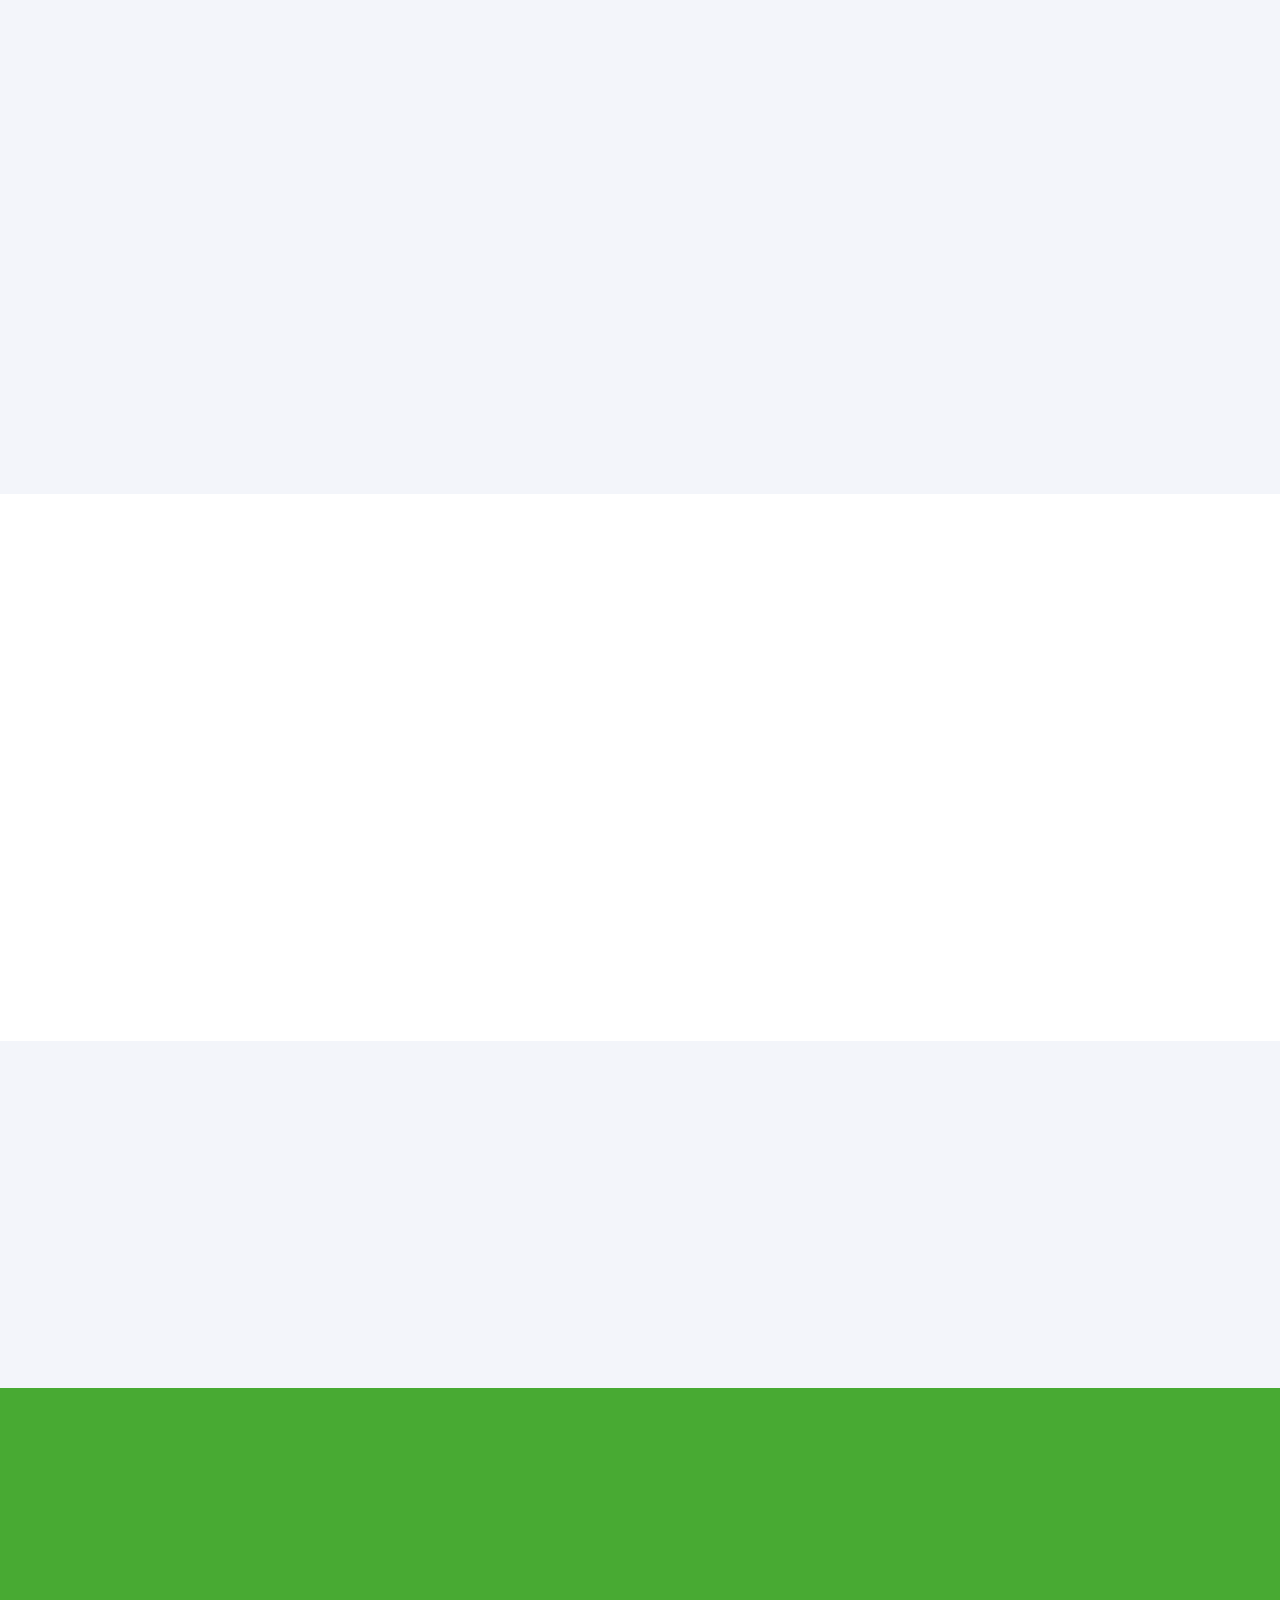
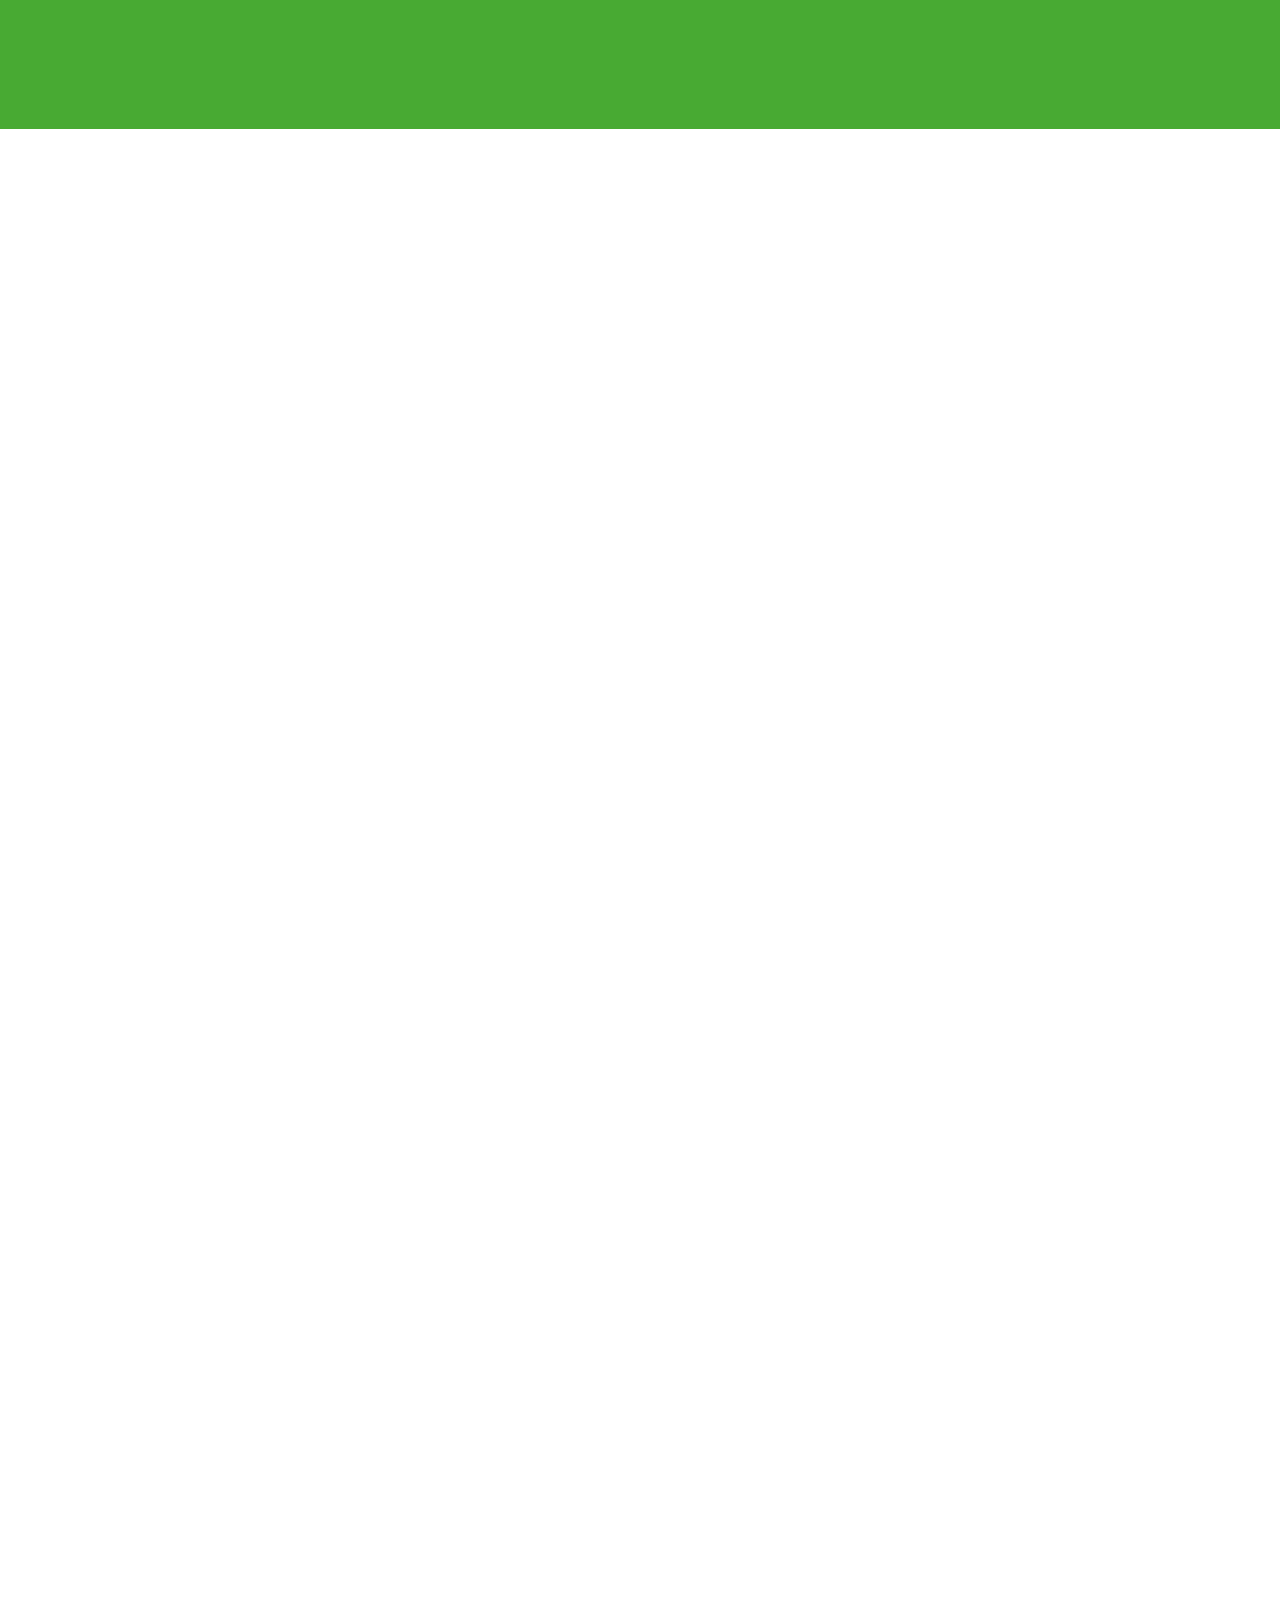
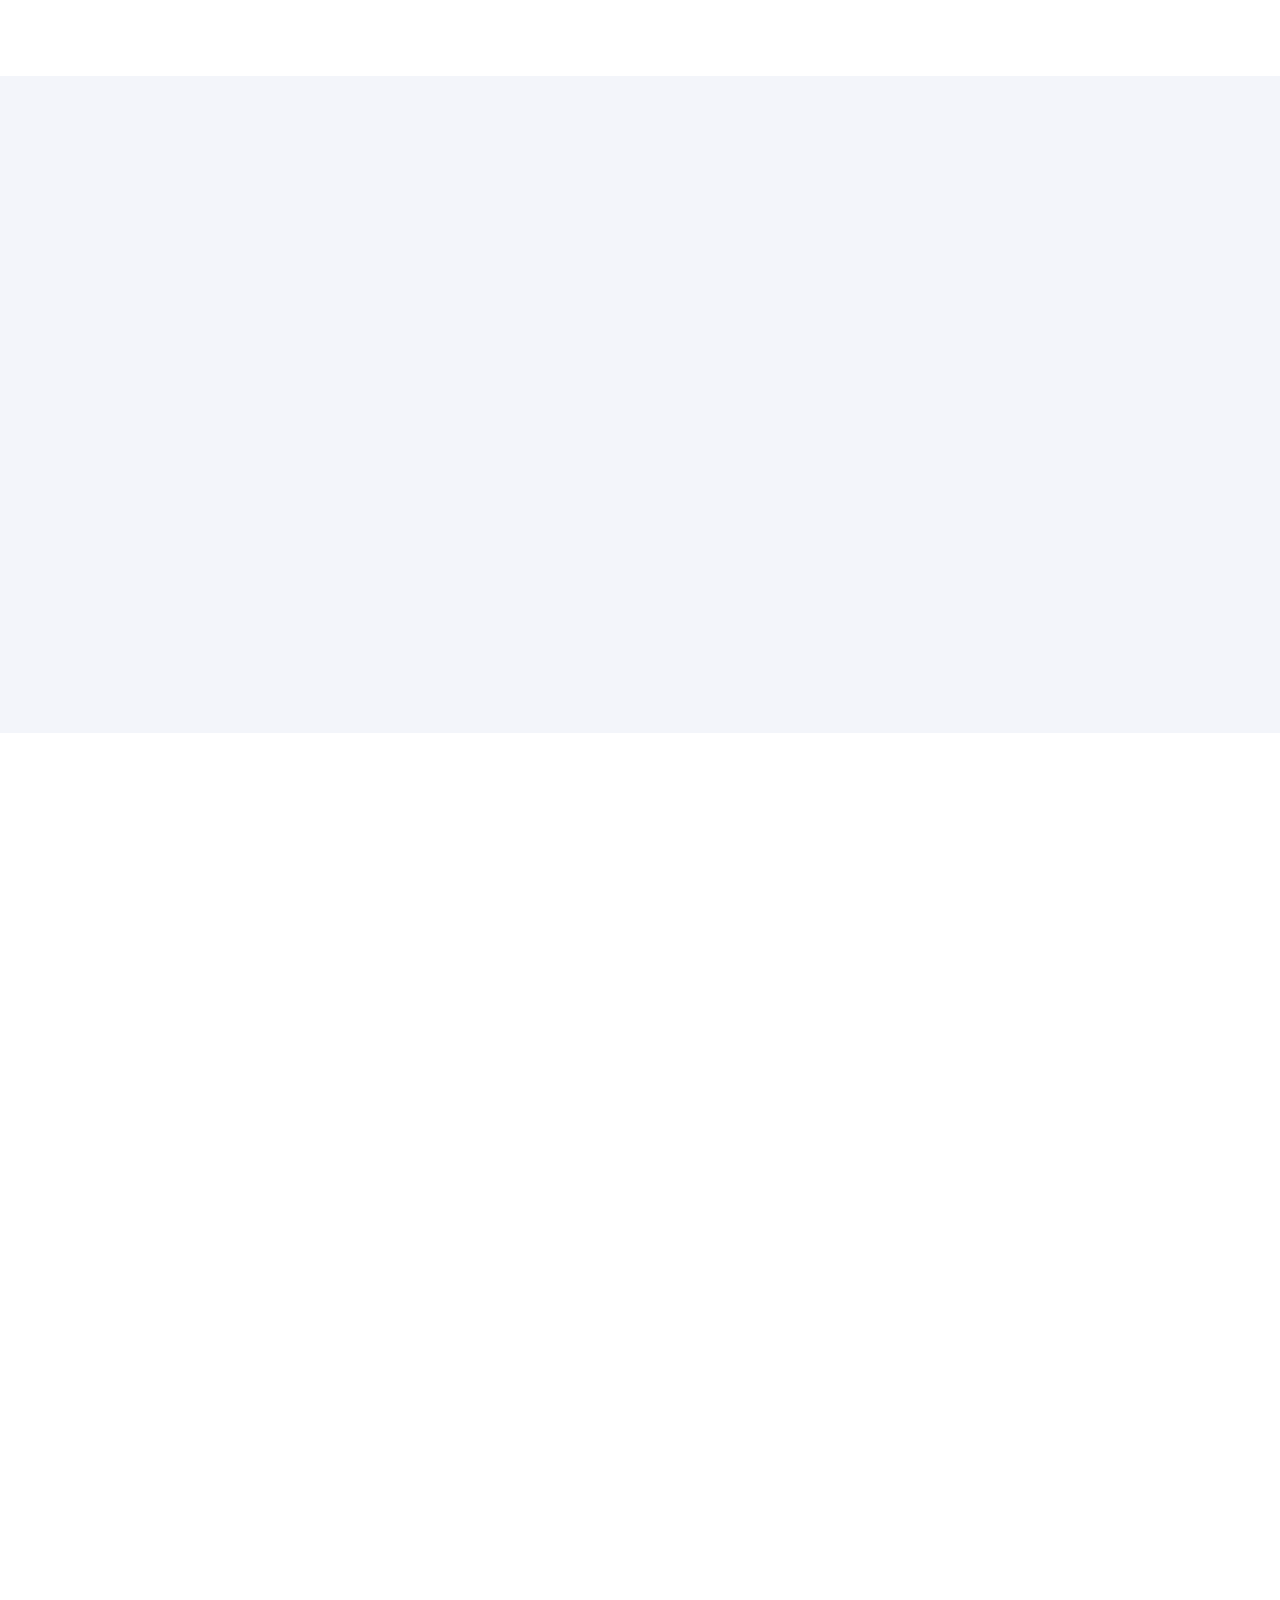
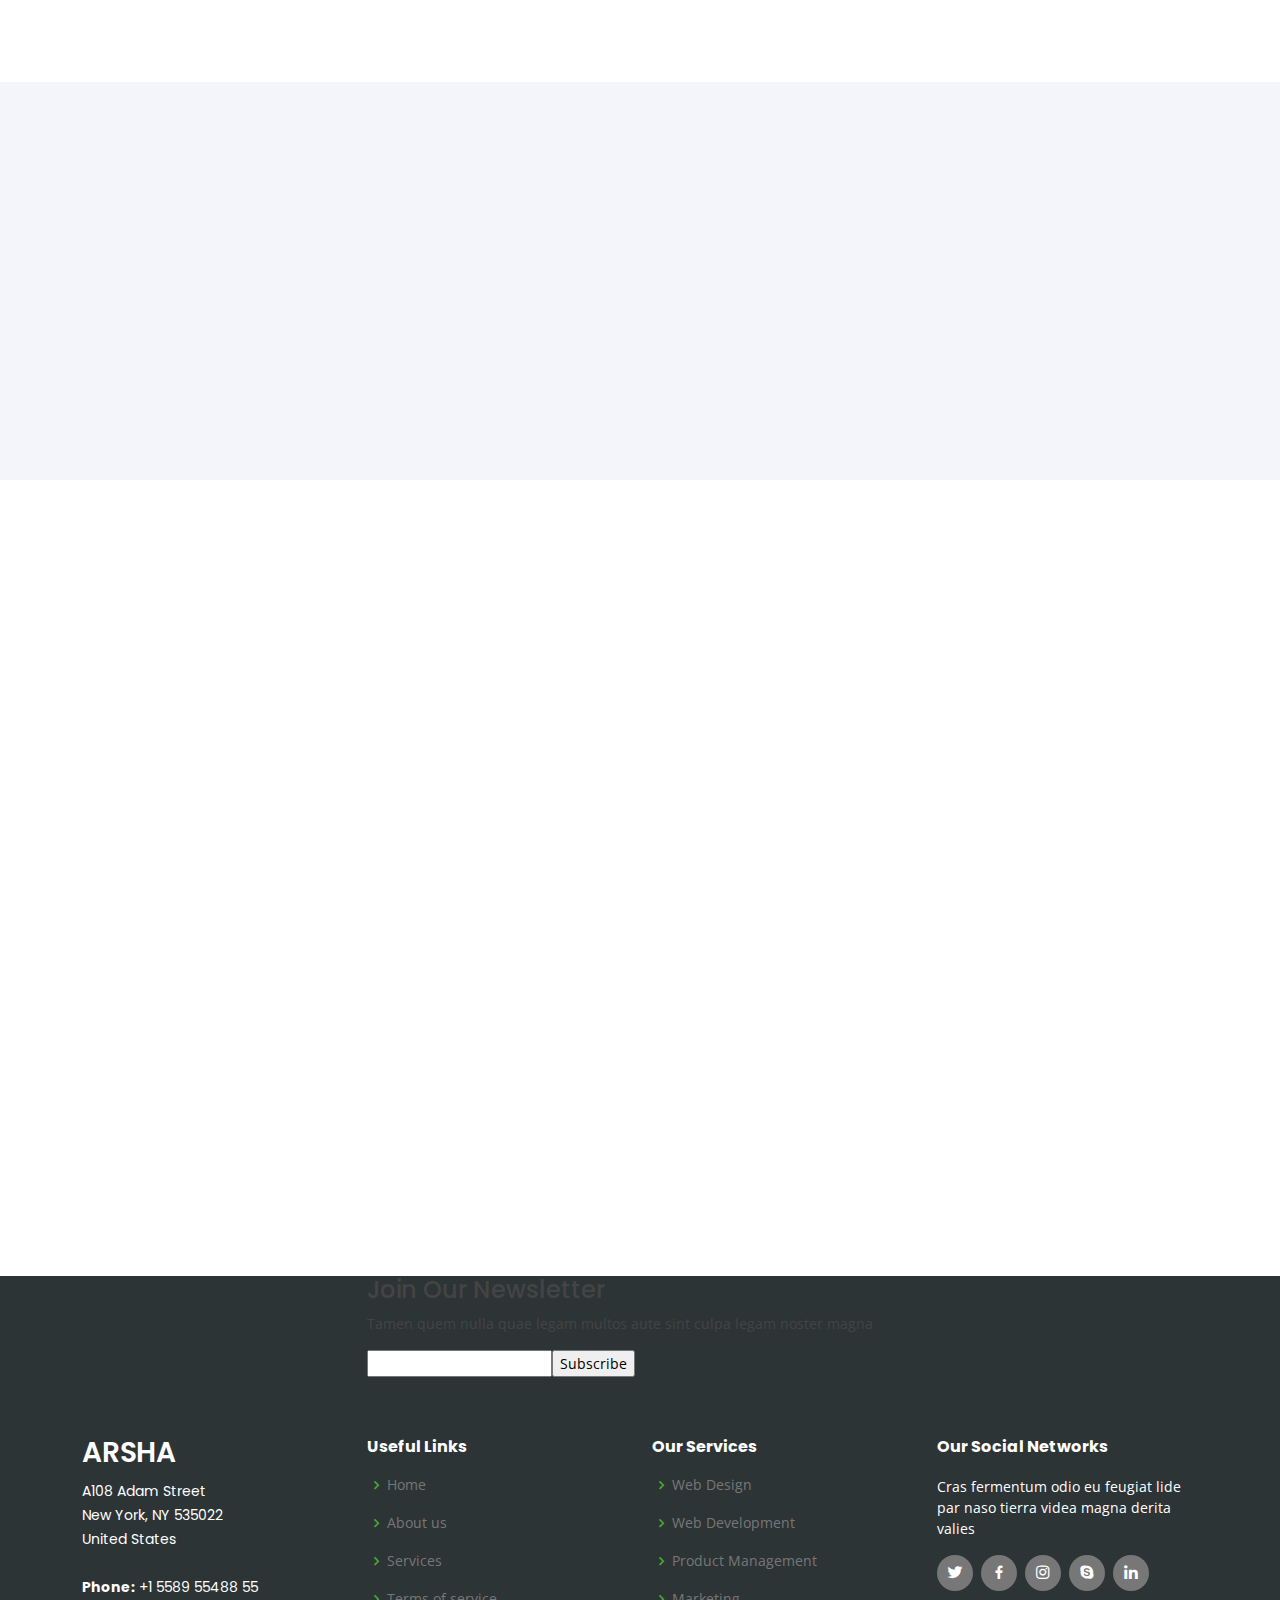
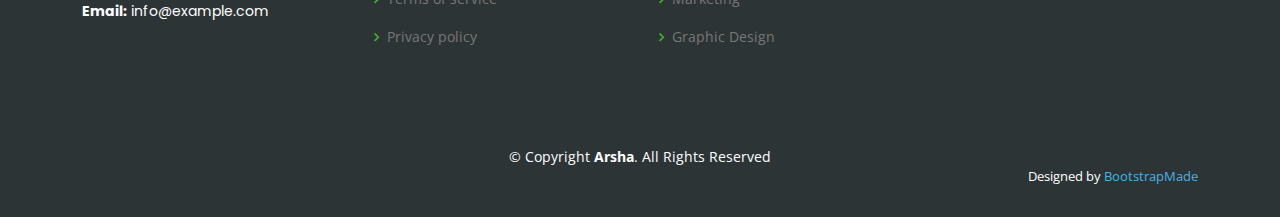
<file: public/template/index-backup.html>
<!DOCTYPE html>
<html lang="en">

<head>
  <meta charset="utf-8">
  <meta content="width=device-width, initial-scale=1.0" name="viewport">

  <title>Arsha Bootstrap Template - Index</title>
  <meta content="" name="description">
  <meta content="" name="keywords">

  <!-- Favicons -->
  <link href="assets/img/favicon.png" rel="icon">
  <link href="assets/img/apple-touch-icon.png" rel="apple-touch-icon">

  <!-- Google Fonts -->
  <link href="https://fonts.googleapis.com/css?family=Open+Sans:300,300i,400,400i,600,600i,700,700i|Jost:300,300i,400,400i,500,500i,600,600i,700,700i|Poppins:300,300i,400,400i,500,500i,600,600i,700,700i" rel="stylesheet">

  <!-- Vendor CSS Files -->
  <link href="assets/vendor/aos/aos.css" rel="stylesheet">
  <link href="assets/vendor/bootstrap/css/bootstrap.min.css" rel="stylesheet">
  <link href="assets/vendor/bootstrap-icons/bootstrap-icons.css" rel="stylesheet">
  <link href="assets/vendor/boxicons/css/boxicons.min.css" rel="stylesheet">
  <link href="assets/vendor/glightbox/css/glightbox.min.css" rel="stylesheet">
  <link href="assets/vendor/remixicon/remixicon.css" rel="stylesheet">
  <link href="assets/vendor/swiper/swiper-bundle.min.css" rel="stylesheet">

  <!-- Template Main CSS File -->
  <link href="assets/css/style.css" rel="stylesheet">

  <!-- =======================================================
  * Template Name: Arsha - v4.3.0
  * Template URL: https://bootstrapmade.com/arsha-free-bootstrap-html-template-corporate/
  * Author: BootstrapMade.com
  * License: https://bootstrapmade.com/license/
  ======================================================== -->
</head>

<body>

  <!-- ======= Header ======= -->
  <header id="header" class="fixed-top ">
    <div class="container d-flex align-items-center">

      <h1 class="logo me-auto"><a href="index.html">Arsha</a></h1>
      <!-- Uncomment below if you prefer to use an image logo -->
      <!-- <a href="index.html" class="logo me-auto"><img src="assets/img/logo.png" alt="" class="img-fluid"></a>-->

      <nav id="navbar" class="navbar">
        <ul>
          <li><a class="nav-link scrollto active" href="#hero">Home</a></li>
          <li><a class="nav-link scrollto" href="#about">About</a></li>
          <li><a class="nav-link scrollto" href="#services">Services</a></li>
          <li><a class="nav-link   scrollto" href="#portfolio">Portfolio</a></li>
          <li><a class="nav-link scrollto" href="#team">Team</a></li>
          <li class="dropdown"><a href="#"><span>Drop Down</span> <i class="bi bi-chevron-down"></i></a>
            <ul>
              <li><a href="#">Drop Down 1</a></li>
              <li class="dropdown"><a href="#"><span>Deep Drop Down</span> <i class="bi bi-chevron-right"></i></a>
                <ul>
                  <li><a href="#">Deep Drop Down 1</a></li>
                  <li><a href="#">Deep Drop Down 2</a></li>
                  <li><a href="#">Deep Drop Down 3</a></li>
                  <li><a href="#">Deep Drop Down 4</a></li>
                  <li><a href="#">Deep Drop Down 5</a></li>
                </ul>
              </li>
              <li><a href="#">Drop Down 2</a></li>
              <li><a href="#">Drop Down 3</a></li>
              <li><a href="#">Drop Down 4</a></li>
            </ul>
          </li>
          <li><a class="nav-link scrollto" href="#contact">Contact</a></li>
          <li><a class="getstarted scrollto" href="#about">Get Started</a></li>
        </ul>
        <i class="bi bi-list mobile-nav-toggle"></i>
      </nav><!-- .navbar -->

    </div>
  </header><!-- End Header -->

  <!-- ======= Hero Section ======= -->
  <section id="hero" class="d-flex align-items-center">

    <div class="container">
      <div class="row">
        <div class="col-lg-6 d-flex flex-column justify-content-center pt-4 pt-lg-0 order-2 order-lg-1" data-aos="fade-up" data-aos-delay="200">
          <h1>Better Solutions For Your Business</h1>
          <h2>We are team of talented designers making websites with Bootstrap</h2>
          <div class="d-flex justify-content-center justify-content-lg-start">
            <a href="#about" class="btn-get-started scrollto">Get Started</a>
            <a href="https://www.youtube.com/watch?v=jDDaplaOz7Q" class="glightbox btn-watch-video"><i class="bi bi-play-circle"></i><span>Watch Video</span></a>
          </div>
        </div>
        <div class="col-lg-6 order-1 order-lg-2 hero-img" data-aos="zoom-in" data-aos-delay="200">
          <img src="assets/img/hero-img.png" class="img-fluid animated" alt="">
        </div>
      </div>
    </div>

  </section><!-- End Hero -->

  <main id="main">

    <!-- ======= Cliens Section ======= -->
    <section id="cliens" class="cliens section-bg">
      <div class="container">

        <div class="row" data-aos="zoom-in">

          <div class="col-lg-2 col-md-4 col-6 d-flex align-items-center justify-content-center">
            <img src="assets/img/clients/client-1.png" class="img-fluid" alt="">
          </div>

          <div class="col-lg-2 col-md-4 col-6 d-flex align-items-center justify-content-center">
            <img src="assets/img/clients/client-2.png" class="img-fluid" alt="">
          </div>

          <div class="col-lg-2 col-md-4 col-6 d-flex align-items-center justify-content-center">
            <img src="assets/img/clients/client-3.png" class="img-fluid" alt="">
          </div>

          <div class="col-lg-2 col-md-4 col-6 d-flex align-items-center justify-content-center">
            <img src="assets/img/clients/client-4.png" class="img-fluid" alt="">
          </div>

          <div class="col-lg-2 col-md-4 col-6 d-flex align-items-center justify-content-center">
            <img src="assets/img/clients/client-5.png" class="img-fluid" alt="">
          </div>

          <div class="col-lg-2 col-md-4 col-6 d-flex align-items-center justify-content-center">
            <img src="assets/img/clients/client-6.png" class="img-fluid" alt="">
          </div>

        </div>

      </div>
    </section><!-- End Cliens Section -->

    <!-- ======= About Us Section ======= -->
    <section id="about" class="about">
      <div class="container" data-aos="fade-up">

        <div class="section-title">
          <h2>About Us</h2>
        </div>

        <div class="row content">
          <div class="col-lg-6">
            <p>
              Lorem ipsum dolor sit amet, consectetur adipiscing elit, sed do eiusmod tempor incididunt ut labore et dolore
              magna aliqua.
            </p>
            <ul>
              <li><i class="ri-check-double-line"></i> Ullamco laboris nisi ut aliquip ex ea commodo consequat</li>
              <li><i class="ri-check-double-line"></i> Duis aute irure dolor in reprehenderit in voluptate velit</li>
              <li><i class="ri-check-double-line"></i> Ullamco laboris nisi ut aliquip ex ea commodo consequat</li>
            </ul>
          </div>
          <div class="col-lg-6 pt-4 pt-lg-0">
            <p>
              Ullamco laboris nisi ut aliquip ex ea commodo consequat. Duis aute irure dolor in reprehenderit in voluptate
              velit esse cillum dolore eu fugiat nulla pariatur. Excepteur sint occaecat cupidatat non proident, sunt in
              culpa qui officia deserunt mollit anim id est laborum.
            </p>
            <a href="#" class="btn-learn-more">Learn More</a>
          </div>
        </div>

      </div>
    </section><!-- End About Us Section -->

    <!-- ======= Why Us Section ======= -->
    <section id="why-us" class="why-us section-bg">
      <div class="container-fluid" data-aos="fade-up">

        <div class="row">

          <div class="col-lg-7 d-flex flex-column justify-content-center align-items-stretch  order-2 order-lg-1">

            <div class="content">
              <h3>Eum ipsam laborum deleniti <strong>velit pariatur architecto aut nihil</strong></h3>
              <p>
                Lorem ipsum dolor sit amet, consectetur adipiscing elit, sed do eiusmod tempor incididunt ut labore et dolore magna aliqua. Duis aute irure dolor in reprehenderit
              </p>
            </div>

            <div class="accordion-list">
              <ul>
                <li>
                  <a data-bs-toggle="collapse" class="collapse" data-bs-target="#accordion-list-1"><span>01</span> Non consectetur a erat nam at lectus urna duis? <i class="bx bx-chevron-down icon-show"></i><i class="bx bx-chevron-up icon-close"></i></a>
                  <div id="accordion-list-1" class="collapse show" data-bs-parent=".accordion-list">
                    <p>
                      Feugiat pretium nibh ipsum consequat. Tempus iaculis urna id volutpat lacus laoreet non curabitur gravida. Venenatis lectus magna fringilla urna porttitor rhoncus dolor purus non.
                    </p>
                  </div>
                </li>

                <li>
                  <a data-bs-toggle="collapse" data-bs-target="#accordion-list-2" class="collapsed"><span>02</span> Feugiat scelerisque varius morbi enim nunc? <i class="bx bx-chevron-down icon-show"></i><i class="bx bx-chevron-up icon-close"></i></a>
                  <div id="accordion-list-2" class="collapse" data-bs-parent=".accordion-list">
                    <p>
                      Dolor sit amet consectetur adipiscing elit pellentesque habitant morbi. Id interdum velit laoreet id donec ultrices. Fringilla phasellus faucibus scelerisque eleifend donec pretium. Est pellentesque elit ullamcorper dignissim. Mauris ultrices eros in cursus turpis massa tincidunt dui.
                    </p>
                  </div>
                </li>

                <li>
                  <a data-bs-toggle="collapse" data-bs-target="#accordion-list-3" class="collapsed"><span>03</span> Dolor sit amet consectetur adipiscing elit? <i class="bx bx-chevron-down icon-show"></i><i class="bx bx-chevron-up icon-close"></i></a>
                  <div id="accordion-list-3" class="collapse" data-bs-parent=".accordion-list">
                    <p>
                      Eleifend mi in nulla posuere sollicitudin aliquam ultrices sagittis orci. Faucibus pulvinar elementum integer enim. Sem nulla pharetra diam sit amet nisl suscipit. Rutrum tellus pellentesque eu tincidunt. Lectus urna duis convallis convallis tellus. Urna molestie at elementum eu facilisis sed odio morbi quis
                    </p>
                  </div>
                </li>

              </ul>
            </div>

          </div>

          <div class="col-lg-5 align-items-stretch order-1 order-lg-2 img" style='background-image: url("assets/img/why-us.png");' data-aos="zoom-in" data-aos-delay="150">&nbsp;</div>
        </div>

      </div>
    </section><!-- End Why Us Section -->

    <!-- ======= Skills Section ======= -->
    <section id="skills" class="skills">
      <div class="container" data-aos="fade-up">

        <div class="row">
          <div class="col-lg-6 d-flex align-items-center" data-aos="fade-right" data-aos-delay="100">
            <img src="assets/img/skills.png" class="img-fluid" alt="">
          </div>
          <div class="col-lg-6 pt-4 pt-lg-0 content" data-aos="fade-left" data-aos-delay="100">
            <h3>Voluptatem dignissimos provident quasi corporis voluptates</h3>
            <p class="fst-italic">
              Lorem ipsum dolor sit amet, consectetur adipiscing elit, sed do eiusmod tempor incididunt ut labore et dolore
              magna aliqua.
            </p>

            <div class="skills-content">

              <div class="progress">
                <span class="skill">HTML <i class="val">100%</i></span>
                <div class="progress-bar-wrap">
                  <div class="progress-bar" role="progressbar" aria-valuenow="100" aria-valuemin="0" aria-valuemax="100"></div>
                </div>
              </div>

              <div class="progress">
                <span class="skill">CSS <i class="val">90%</i></span>
                <div class="progress-bar-wrap">
                  <div class="progress-bar" role="progressbar" aria-valuenow="90" aria-valuemin="0" aria-valuemax="100"></div>
                </div>
              </div>

              <div class="progress">
                <span class="skill">JavaScript <i class="val">75%</i></span>
                <div class="progress-bar-wrap">
                  <div class="progress-bar" role="progressbar" aria-valuenow="75" aria-valuemin="0" aria-valuemax="100"></div>
                </div>
              </div>

              <div class="progress">
                <span class="skill">Photoshop <i class="val">55%</i></span>
                <div class="progress-bar-wrap">
                  <div class="progress-bar" role="progressbar" aria-valuenow="55" aria-valuemin="0" aria-valuemax="100"></div>
                </div>
              </div>

            </div>

          </div>
        </div>

      </div>
    </section><!-- End Skills Section -->

    <!-- ======= Services Section ======= -->
    <section id="services" class="services section-bg">
      <div class="container" data-aos="fade-up">

        <div class="section-title">
          <h2>Services</h2>
          <p>Magnam dolores commodi suscipit. Necessitatibus eius consequatur ex aliquid fuga eum quidem. Sit sint consectetur velit. Quisquam quos quisquam cupiditate. Et nemo qui impedit suscipit alias ea. Quia fugiat sit in iste officiis commodi quidem hic quas.</p>
        </div>

        <div class="row">
          <div class="col-xl-3 col-md-6 d-flex align-items-stretch" data-aos="zoom-in" data-aos-delay="100">
            <div class="icon-box">
              <div class="icon"><i class="bx bxl-dribbble"></i></div>
              <h4><a href="">Lorem Ipsum</a></h4>
              <p>Voluptatum deleniti atque corrupti quos dolores et quas molestias excepturi</p>
            </div>
          </div>

          <div class="col-xl-3 col-md-6 d-flex align-items-stretch mt-4 mt-md-0" data-aos="zoom-in" data-aos-delay="200">
            <div class="icon-box">
              <div class="icon"><i class="bx bx-file"></i></div>
              <h4><a href="">Sed ut perspici</a></h4>
              <p>Duis aute irure dolor in reprehenderit in voluptate velit esse cillum dolore</p>
            </div>
          </div>

          <div class="col-xl-3 col-md-6 d-flex align-items-stretch mt-4 mt-xl-0" data-aos="zoom-in" data-aos-delay="300">
            <div class="icon-box">
              <div class="icon"><i class="bx bx-tachometer"></i></div>
              <h4><a href="">Magni Dolores</a></h4>
              <p>Excepteur sint occaecat cupidatat non proident, sunt in culpa qui officia</p>
            </div>
          </div>

          <div class="col-xl-3 col-md-6 d-flex align-items-stretch mt-4 mt-xl-0" data-aos="zoom-in" data-aos-delay="400">
            <div class="icon-box">
              <div class="icon"><i class="bx bx-layer"></i></div>
              <h4><a href="">Nemo Enim</a></h4>
              <p>At vero eos et accusamus et iusto odio dignissimos ducimus qui blanditiis</p>
            </div>
          </div>

        </div>

      </div>
    </section><!-- End Services Section -->

    <!-- ======= Cta Section ======= -->
    <section id="cta" class="cta">
      <div class="container" data-aos="zoom-in">

        <div class="row">
          <div class="col-lg-9 text-center text-lg-start">
            <h3>Call To Action</h3>
            <p> Duis aute irure dolor in reprehenderit in voluptate velit esse cillum dolore eu fugiat nulla pariatur. Excepteur sint occaecat cupidatat non proident, sunt in culpa qui officia deserunt mollit anim id est laborum.</p>
          </div>
          <div class="col-lg-3 cta-btn-container text-center">
            <a class="cta-btn align-middle" href="#">Call To Action</a>
          </div>
        </div>

      </div>
    </section><!-- End Cta Section -->

    <!-- ======= Portfolio Section ======= -->
    <section id="portfolio" class="portfolio">
      <div class="container" data-aos="fade-up">

        <div class="section-title">
          <h2>Portfolio</h2>
          <p>Magnam dolores commodi suscipit. Necessitatibus eius consequatur ex aliquid fuga eum quidem. Sit sint consectetur velit. Quisquam quos quisquam cupiditate. Et nemo qui impedit suscipit alias ea. Quia fugiat sit in iste officiis commodi quidem hic quas.</p>
        </div>

        <ul id="portfolio-flters" class="d-flex justify-content-center" data-aos="fade-up" data-aos-delay="100">
          <li data-filter="*" class="filter-active">All</li>
          <li data-filter=".filter-app">App</li>
          <li data-filter=".filter-card">Card</li>
          <li data-filter=".filter-web">Web</li>
        </ul>

        <div class="row portfolio-container" data-aos="fade-up" data-aos-delay="200">

          <div class="col-lg-4 col-md-6 portfolio-item filter-app">
            <div class="portfolio-img"><img src="assets/img/portfolio/portfolio-1.jpg" class="img-fluid" alt=""></div>
            <div class="portfolio-info">
              <h4>App 1</h4>
              <p>App</p>
              <a href="assets/img/portfolio/portfolio-1.jpg" data-gallery="portfolioGallery" class="portfolio-lightbox preview-link" title="App 1"><i class="bx bx-plus"></i></a>
              <a href="portfolio-details.html" class="details-link" title="More Details"><i class="bx bx-link"></i></a>
            </div>
          </div>

          <div class="col-lg-4 col-md-6 portfolio-item filter-web">
            <div class="portfolio-img"><img src="assets/img/portfolio/portfolio-2.jpg" class="img-fluid" alt=""></div>
            <div class="portfolio-info">
              <h4>Web 3</h4>
              <p>Web</p>
              <a href="assets/img/portfolio/portfolio-2.jpg" data-gallery="portfolioGallery" class="portfolio-lightbox preview-link" title="Web 3"><i class="bx bx-plus"></i></a>
              <a href="portfolio-details.html" class="details-link" title="More Details"><i class="bx bx-link"></i></a>
            </div>
          </div>

          <div class="col-lg-4 col-md-6 portfolio-item filter-app">
            <div class="portfolio-img"><img src="assets/img/portfolio/portfolio-3.jpg" class="img-fluid" alt=""></div>
            <div class="portfolio-info">
              <h4>App 2</h4>
              <p>App</p>
              <a href="assets/img/portfolio/portfolio-3.jpg" data-gallery="portfolioGallery" class="portfolio-lightbox preview-link" title="App 2"><i class="bx bx-plus"></i></a>
              <a href="portfolio-details.html" class="details-link" title="More Details"><i class="bx bx-link"></i></a>
            </div>
          </div>

          <div class="col-lg-4 col-md-6 portfolio-item filter-card">
            <div class="portfolio-img"><img src="assets/img/portfolio/portfolio-4.jpg" class="img-fluid" alt=""></div>
            <div class="portfolio-info">
              <h4>Card 2</h4>
              <p>Card</p>
              <a href="assets/img/portfolio/portfolio-4.jpg" data-gallery="portfolioGallery" class="portfolio-lightbox preview-link" title="Card 2"><i class="bx bx-plus"></i></a>
              <a href="portfolio-details.html" class="details-link" title="More Details"><i class="bx bx-link"></i></a>
            </div>
          </div>

          <div class="col-lg-4 col-md-6 portfolio-item filter-web">
            <div class="portfolio-img"><img src="assets/img/portfolio/portfolio-5.jpg" class="img-fluid" alt=""></div>
            <div class="portfolio-info">
              <h4>Web 2</h4>
              <p>Web</p>
              <a href="assets/img/portfolio/portfolio-5.jpg" data-gallery="portfolioGallery" class="portfolio-lightbox preview-link" title="Web 2"><i class="bx bx-plus"></i></a>
              <a href="portfolio-details.html" class="details-link" title="More Details"><i class="bx bx-link"></i></a>
            </div>
          </div>

          <div class="col-lg-4 col-md-6 portfolio-item filter-app">
            <div class="portfolio-img"><img src="assets/img/portfolio/portfolio-6.jpg" class="img-fluid" alt=""></div>
            <div class="portfolio-info">
              <h4>App 3</h4>
              <p>App</p>
              <a href="assets/img/portfolio/portfolio-6.jpg" data-gallery="portfolioGallery" class="portfolio-lightbox preview-link" title="App 3"><i class="bx bx-plus"></i></a>
              <a href="portfolio-details.html" class="details-link" title="More Details"><i class="bx bx-link"></i></a>
            </div>
          </div>

          <div class="col-lg-4 col-md-6 portfolio-item filter-card">
            <div class="portfolio-img"><img src="assets/img/portfolio/portfolio-7.jpg" class="img-fluid" alt=""></div>
            <div class="portfolio-info">
              <h4>Card 1</h4>
              <p>Card</p>
              <a href="assets/img/portfolio/portfolio-7.jpg" data-gallery="portfolioGallery" class="portfolio-lightbox preview-link" title="Card 1"><i class="bx bx-plus"></i></a>
              <a href="portfolio-details.html" class="details-link" title="More Details"><i class="bx bx-link"></i></a>
            </div>
          </div>

          <div class="col-lg-4 col-md-6 portfolio-item filter-card">
            <div class="portfolio-img"><img src="assets/img/portfolio/portfolio-8.jpg" class="img-fluid" alt=""></div>
            <div class="portfolio-info">
              <h4>Card 3</h4>
              <p>Card</p>
              <a href="assets/img/portfolio/portfolio-8.jpg" data-gallery="portfolioGallery" class="portfolio-lightbox preview-link" title="Card 3"><i class="bx bx-plus"></i></a>
              <a href="portfolio-details.html" class="details-link" title="More Details"><i class="bx bx-link"></i></a>
            </div>
          </div>

          <div class="col-lg-4 col-md-6 portfolio-item filter-web">
            <div class="portfolio-img"><img src="assets/img/portfolio/portfolio-9.jpg" class="img-fluid" alt=""></div>
            <div class="portfolio-info">
              <h4>Web 3</h4>
              <p>Web</p>
              <a href="assets/img/portfolio/portfolio-9.jpg" data-gallery="portfolioGallery" class="portfolio-lightbox preview-link" title="Web 3"><i class="bx bx-plus"></i></a>
              <a href="portfolio-details.html" class="details-link" title="More Details"><i class="bx bx-link"></i></a>
            </div>
          </div>

        </div>

      </div>
    </section><!-- End Portfolio Section -->

    <!-- ======= Team Section ======= -->
    <section id="team" class="team section-bg">
      <div class="container" data-aos="fade-up">

        <div class="section-title">
          <h2>Team</h2>
          <p>Magnam dolores commodi suscipit. Necessitatibus eius consequatur ex aliquid fuga eum quidem. Sit sint consectetur velit. Quisquam quos quisquam cupiditate. Et nemo qui impedit suscipit alias ea. Quia fugiat sit in iste officiis commodi quidem hic quas.</p>
        </div>

        <div class="row">

          <div class="col-lg-6">
            <div class="member d-flex align-items-start" data-aos="zoom-in" data-aos-delay="100">
              <div class="pic"><img src="assets/img/team/team-1.jpg" class="img-fluid" alt=""></div>
              <div class="member-info">
                <h4>Walter White</h4>
                <span>Chief Executive Officer</span>
                <p>Explicabo voluptatem mollitia et repellat qui dolorum quasi</p>
                <div class="social">
                  <a href=""><i class="ri-twitter-fill"></i></a>
                  <a href=""><i class="ri-facebook-fill"></i></a>
                  <a href=""><i class="ri-instagram-fill"></i></a>
                  <a href=""> <i class="ri-linkedin-box-fill"></i> </a>
                </div>
              </div>
            </div>
          </div>

          <div class="col-lg-6 mt-4 mt-lg-0">
            <div class="member d-flex align-items-start" data-aos="zoom-in" data-aos-delay="200">
              <div class="pic"><img src="assets/img/team/team-2.jpg" class="img-fluid" alt=""></div>
              <div class="member-info">
                <h4>Sarah Jhonson</h4>
                <span>Product Manager</span>
                <p>Aut maiores voluptates amet et quis praesentium qui senda para</p>
                <div class="social">
                  <a href=""><i class="ri-twitter-fill"></i></a>
                  <a href=""><i class="ri-facebook-fill"></i></a>
                  <a href=""><i class="ri-instagram-fill"></i></a>
                  <a href=""> <i class="ri-linkedin-box-fill"></i> </a>
                </div>
              </div>
            </div>
          </div>

          <div class="col-lg-6 mt-4">
            <div class="member d-flex align-items-start" data-aos="zoom-in" data-aos-delay="300">
              <div class="pic"><img src="assets/img/team/team-3.jpg" class="img-fluid" alt=""></div>
              <div class="member-info">
                <h4>William Anderson</h4>
                <span>CTO</span>
                <p>Quisquam facilis cum velit laborum corrupti fuga rerum quia</p>
                <div class="social">
                  <a href=""><i class="ri-twitter-fill"></i></a>
                  <a href=""><i class="ri-facebook-fill"></i></a>
                  <a href=""><i class="ri-instagram-fill"></i></a>
                  <a href=""> <i class="ri-linkedin-box-fill"></i> </a>
                </div>
              </div>
            </div>
          </div>

          <div class="col-lg-6 mt-4">
            <div class="member d-flex align-items-start" data-aos="zoom-in" data-aos-delay="400">
              <div class="pic"><img src="assets/img/team/team-4.jpg" class="img-fluid" alt=""></div>
              <div class="member-info">
                <h4>Amanda Jepson</h4>
                <span>Accountant</span>
                <p>Dolorum tempora officiis odit laborum officiis et et accusamus</p>
                <div class="social">
                  <a href=""><i class="ri-twitter-fill"></i></a>
                  <a href=""><i class="ri-facebook-fill"></i></a>
                  <a href=""><i class="ri-instagram-fill"></i></a>
                  <a href=""> <i class="ri-linkedin-box-fill"></i> </a>
                </div>
              </div>
            </div>
          </div>

        </div>

      </div>
    </section><!-- End Team Section -->

    <!-- ======= Pricing Section ======= -->
    <section id="pricing" class="pricing">
      <div class="container" data-aos="fade-up">

        <div class="section-title">
          <h2>Pricing</h2>
          <p>Magnam dolores commodi suscipit. Necessitatibus eius consequatur ex aliquid fuga eum quidem. Sit sint consectetur velit. Quisquam quos quisquam cupiditate. Et nemo qui impedit suscipit alias ea. Quia fugiat sit in iste officiis commodi quidem hic quas.</p>
        </div>

        <div class="row">

          <div class="col-lg-4" data-aos="fade-up" data-aos-delay="100">
            <div class="box">
              <h3>Free Plan</h3>
              <h4><sup>$</sup>0<span>per month</span></h4>
              <ul>
                <li><i class="bx bx-check"></i> Quam adipiscing vitae proin</li>
                <li><i class="bx bx-check"></i> Nec feugiat nisl pretium</li>
                <li><i class="bx bx-check"></i> Nulla at volutpat diam uteera</li>
                <li class="na"><i class="bx bx-x"></i> <span>Pharetra massa massa ultricies</span></li>
                <li class="na"><i class="bx bx-x"></i> <span>Massa ultricies mi quis hendrerit</span></li>
              </ul>
              <a href="#" class="buy-btn">Get Started</a>
            </div>
          </div>

          <div class="col-lg-4 mt-4 mt-lg-0" data-aos="fade-up" data-aos-delay="200">
            <div class="box featured">
              <h3>Business Plan</h3>
              <h4><sup>$</sup>29<span>per month</span></h4>
              <ul>
                <li><i class="bx bx-check"></i> Quam adipiscing vitae proin</li>
                <li><i class="bx bx-check"></i> Nec feugiat nisl pretium</li>
                <li><i class="bx bx-check"></i> Nulla at volutpat diam uteera</li>
                <li><i class="bx bx-check"></i> Pharetra massa massa ultricies</li>
                <li><i class="bx bx-check"></i> Massa ultricies mi quis hendrerit</li>
              </ul>
              <a href="#" class="buy-btn">Get Started</a>
            </div>
          </div>

          <div class="col-lg-4 mt-4 mt-lg-0" data-aos="fade-up" data-aos-delay="300">
            <div class="box">
              <h3>Developer Plan</h3>
              <h4><sup>$</sup>49<span>per month</span></h4>
              <ul>
                <li><i class="bx bx-check"></i> Quam adipiscing vitae proin</li>
                <li><i class="bx bx-check"></i> Nec feugiat nisl pretium</li>
                <li><i class="bx bx-check"></i> Nulla at volutpat diam uteera</li>
                <li><i class="bx bx-check"></i> Pharetra massa massa ultricies</li>
                <li><i class="bx bx-check"></i> Massa ultricies mi quis hendrerit</li>
              </ul>
              <a href="#" class="buy-btn">Get Started</a>
            </div>
          </div>

        </div>

      </div>
    </section><!-- End Pricing Section -->

    <!-- ======= Frequently Asked Questions Section ======= -->
    <section id="faq" class="faq section-bg">
      <div class="container" data-aos="fade-up">

        <div class="section-title">
          <h2>Frequently Asked Questions</h2>
          <p>Magnam dolores commodi suscipit. Necessitatibus eius consequatur ex aliquid fuga eum quidem. Sit sint consectetur velit. Quisquam quos quisquam cupiditate. Et nemo qui impedit suscipit alias ea. Quia fugiat sit in iste officiis commodi quidem hic quas.</p>
        </div>

        <div class="faq-list">
          <ul>
            <li data-aos="fade-up" data-aos-delay="100">
              <i class="bx bx-help-circle icon-help"></i> <a data-bs-toggle="collapse" class="collapse" data-bs-target="#faq-list-1">Non consectetur a erat nam at lectus urna duis? <i class="bx bx-chevron-down icon-show"></i><i class="bx bx-chevron-up icon-close"></i></a>
              <div id="faq-list-1" class="collapse show" data-bs-parent=".faq-list">
                <p>
                  Feugiat pretium nibh ipsum consequat. Tempus iaculis urna id volutpat lacus laoreet non curabitur gravida. Venenatis lectus magna fringilla urna porttitor rhoncus dolor purus non.
                </p>
              </div>
            </li>

            <li data-aos="fade-up" data-aos-delay="200">
              <i class="bx bx-help-circle icon-help"></i> <a data-bs-toggle="collapse" data-bs-target="#faq-list-2" class="collapsed">Feugiat scelerisque varius morbi enim nunc? <i class="bx bx-chevron-down icon-show"></i><i class="bx bx-chevron-up icon-close"></i></a>
              <div id="faq-list-2" class="collapse" data-bs-parent=".faq-list">
                <p>
                  Dolor sit amet consectetur adipiscing elit pellentesque habitant morbi. Id interdum velit laoreet id donec ultrices. Fringilla phasellus faucibus scelerisque eleifend donec pretium. Est pellentesque elit ullamcorper dignissim. Mauris ultrices eros in cursus turpis massa tincidunt dui.
                </p>
              </div>
            </li>

            <li data-aos="fade-up" data-aos-delay="300">
              <i class="bx bx-help-circle icon-help"></i> <a data-bs-toggle="collapse" data-bs-target="#faq-list-3" class="collapsed">Dolor sit amet consectetur adipiscing elit? <i class="bx bx-chevron-down icon-show"></i><i class="bx bx-chevron-up icon-close"></i></a>
              <div id="faq-list-3" class="collapse" data-bs-parent=".faq-list">
                <p>
                  Eleifend mi in nulla posuere sollicitudin aliquam ultrices sagittis orci. Faucibus pulvinar elementum integer enim. Sem nulla pharetra diam sit amet nisl suscipit. Rutrum tellus pellentesque eu tincidunt. Lectus urna duis convallis convallis tellus. Urna molestie at elementum eu facilisis sed odio morbi quis
                </p>
              </div>
            </li>

            <li data-aos="fade-up" data-aos-delay="400">
              <i class="bx bx-help-circle icon-help"></i> <a data-bs-toggle="collapse" data-bs-target="#faq-list-4" class="collapsed">Tempus quam pellentesque nec nam aliquam sem et tortor consequat? <i class="bx bx-chevron-down icon-show"></i><i class="bx bx-chevron-up icon-close"></i></a>
              <div id="faq-list-4" class="collapse" data-bs-parent=".faq-list">
                <p>
                  Molestie a iaculis at erat pellentesque adipiscing commodo. Dignissim suspendisse in est ante in. Nunc vel risus commodo viverra maecenas accumsan. Sit amet nisl suscipit adipiscing bibendum est. Purus gravida quis blandit turpis cursus in.
                </p>
              </div>
            </li>

            <li data-aos="fade-up" data-aos-delay="500">
              <i class="bx bx-help-circle icon-help"></i> <a data-bs-toggle="collapse" data-bs-target="#faq-list-5" class="collapsed">Tortor vitae purus faucibus ornare. Varius vel pharetra vel turpis nunc eget lorem dolor? <i class="bx bx-chevron-down icon-show"></i><i class="bx bx-chevron-up icon-close"></i></a>
              <div id="faq-list-5" class="collapse" data-bs-parent=".faq-list">
                <p>
                  Laoreet sit amet cursus sit amet dictum sit amet justo. Mauris vitae ultricies leo integer malesuada nunc vel. Tincidunt eget nullam non nisi est sit amet. Turpis nunc eget lorem dolor sed. Ut venenatis tellus in metus vulputate eu scelerisque.
                </p>
              </div>
            </li>

          </ul>
        </div>

      </div>
    </section><!-- End Frequently Asked Questions Section -->

    <!-- ======= Contact Section ======= -->
    <section id="contact" class="contact">
      <div class="container" data-aos="fade-up">

        <div class="section-title">
          <h2>Contact</h2>
          <p>Magnam dolores commodi suscipit. Necessitatibus eius consequatur ex aliquid fuga eum quidem. Sit sint consectetur velit. Quisquam quos quisquam cupiditate. Et nemo qui impedit suscipit alias ea. Quia fugiat sit in iste officiis commodi quidem hic quas.</p>
        </div>

        <div class="row">

          <div class="col-lg-5 d-flex align-items-stretch">
            <div class="info">
              <div class="address">
                <i class="bi bi-geo-alt"></i>
                <h4>Location:</h4>
                <p>A108 Adam Street, New York, NY 535022</p>
              </div>

              <div class="email">
                <i class="bi bi-envelope"></i>
                <h4>Email:</h4>
                <p>info@example.com</p>
              </div>

              <div class="phone">
                <i class="bi bi-phone"></i>
                <h4>Call:</h4>
                <p>+1 5589 55488 55s</p>
              </div>

              <iframe src="https://www.google.com/maps/embed?pb=!1m14!1m8!1m3!1d12097.433213460943!2d-74.0062269!3d40.7101282!3m2!1i1024!2i768!4f13.1!3m3!1m2!1s0x0%3A0xb89d1fe6bc499443!2sDowntown+Conference+Center!5e0!3m2!1smk!2sbg!4v1539943755621" frameborder="0" style="border:0; width: 100%; height: 290px;" allowfullscreen></iframe>
            </div>

          </div>

          <div class="col-lg-7 mt-5 mt-lg-0 d-flex align-items-stretch">
            <form action="forms/contact.php" method="post" role="form" class="php-email-form">
              <div class="row">
                <div class="form-group col-md-6">
                  <label for="name">Your Name</label>
                  <input type="text" name="name" class="form-control" id="name" required>
                </div>
                <div class="form-group col-md-6">
                  <label for="name">Your Email</label>
                  <input type="email" class="form-control" name="email" id="email" required>
                </div>
              </div>
              <div class="form-group">
                <label for="name">Subject</label>
                <input type="text" class="form-control" name="subject" id="subject" required>
              </div>
              <div class="form-group">
                <label for="name">Message</label>
                <textarea class="form-control" name="message" rows="10" required></textarea>
              </div>
              <div class="my-3">
                <div class="loading">Loading</div>
                <div class="error-message"></div>
                <div class="sent-message">Your message has been sent. Thank you!</div>
              </div>
              <div class="text-center"><button type="submit">Send Message</button></div>
            </form>
          </div>

        </div>

      </div>
    </section><!-- End Contact Section -->

  </main><!-- End #main -->

  <!-- ======= Footer ======= -->
  <footer id="footer">

    <div class="footer-newsletter">
      <div class="container">
        <div class="row justify-content-center">
          <div class="col-lg-6">
            <h4>Join Our Newsletter</h4>
            <p>Tamen quem nulla quae legam multos aute sint culpa legam noster magna</p>
            <form action="" method="post">
              <input type="email" name="email"><input type="submit" value="Subscribe">
            </form>
          </div>
        </div>
      </div>
    </div>

    <div class="footer-top">
      <div class="container">
        <div class="row">

          <div class="col-lg-3 col-md-6 footer-contact">
            <h3>Arsha</h3>
            <p>
              A108 Adam Street <br>
              New York, NY 535022<br>
              United States <br><br>
              <strong>Phone:</strong> +1 5589 55488 55<br>
              <strong>Email:</strong> info@example.com<br>
            </p>
          </div>

          <div class="col-lg-3 col-md-6 footer-links">
            <h4>Useful Links</h4>
            <ul>
              <li><i class="bx bx-chevron-right"></i> <a href="#">Home</a></li>
              <li><i class="bx bx-chevron-right"></i> <a href="#">About us</a></li>
              <li><i class="bx bx-chevron-right"></i> <a href="#">Services</a></li>
              <li><i class="bx bx-chevron-right"></i> <a href="#">Terms of service</a></li>
              <li><i class="bx bx-chevron-right"></i> <a href="#">Privacy policy</a></li>
            </ul>
          </div>

          <div class="col-lg-3 col-md-6 footer-links">
            <h4>Our Services</h4>
            <ul>
              <li><i class="bx bx-chevron-right"></i> <a href="#">Web Design</a></li>
              <li><i class="bx bx-chevron-right"></i> <a href="#">Web Development</a></li>
              <li><i class="bx bx-chevron-right"></i> <a href="#">Product Management</a></li>
              <li><i class="bx bx-chevron-right"></i> <a href="#">Marketing</a></li>
              <li><i class="bx bx-chevron-right"></i> <a href="#">Graphic Design</a></li>
            </ul>
          </div>

          <div class="col-lg-3 col-md-6 footer-links">
            <h4>Our Social Networks</h4>
            <p>Cras fermentum odio eu feugiat lide par naso tierra videa magna derita valies</p>
            <div class="social-links mt-3">
              <a href="#" class="twitter"><i class="bx bxl-twitter"></i></a>
              <a href="#" class="facebook"><i class="bx bxl-facebook"></i></a>
              <a href="#" class="instagram"><i class="bx bxl-instagram"></i></a>
              <a href="#" class="google-plus"><i class="bx bxl-skype"></i></a>
              <a href="#" class="linkedin"><i class="bx bxl-linkedin"></i></a>
            </div>
          </div>

        </div>
      </div>
    </div>

    <div class="container footer-bottom clearfix">
      <div class="copyright">
        &copy; Copyright <strong><span>Arsha</span></strong>. All Rights Reserved
      </div>
      <div class="credits">
        <!-- All the links in the footer should remain intact. -->
        <!-- You can delete the links only if you purchased the pro version. -->
        <!-- Licensing information: https://bootstrapmade.com/license/ -->
        <!-- Purchase the pro version with working PHP/AJAX contact form: https://bootstrapmade.com/arsha-free-bootstrap-html-template-corporate/ -->
        Designed by <a href="https://bootstrapmade.com/">BootstrapMade</a>
      </div>



    </div>
  </footer><!-- End Footer -->

  <div id="preloader"></div>
  <a href="#" class="back-to-top d-flex align-items-center justify-content-center"><i class="bi bi-arrow-up-short"></i></a>

  <!-- Vendor JS Files -->
  <script src="assets/vendor/aos/aos.js"></script>
  <script src="assets/vendor/bootstrap/js/bootstrap.bundle.min.js"></script>
  <script src="assets/vendor/glightbox/js/glightbox.min.js"></script>
  <script src="assets/vendor/isotope-layout/isotope.pkgd.min.js"></script>
  <script src="assets/vendor/php-email-form/validate.js"></script>
  <script src="assets/vendor/swiper/swiper-bundle.min.js"></script>
  <script src="assets/vendor/waypoints/noframework.waypoints.js"></script>

  <!-- Template Main JS File -->
  <script src="assets/js/main.js"></script>

</body>

</html>
</file>
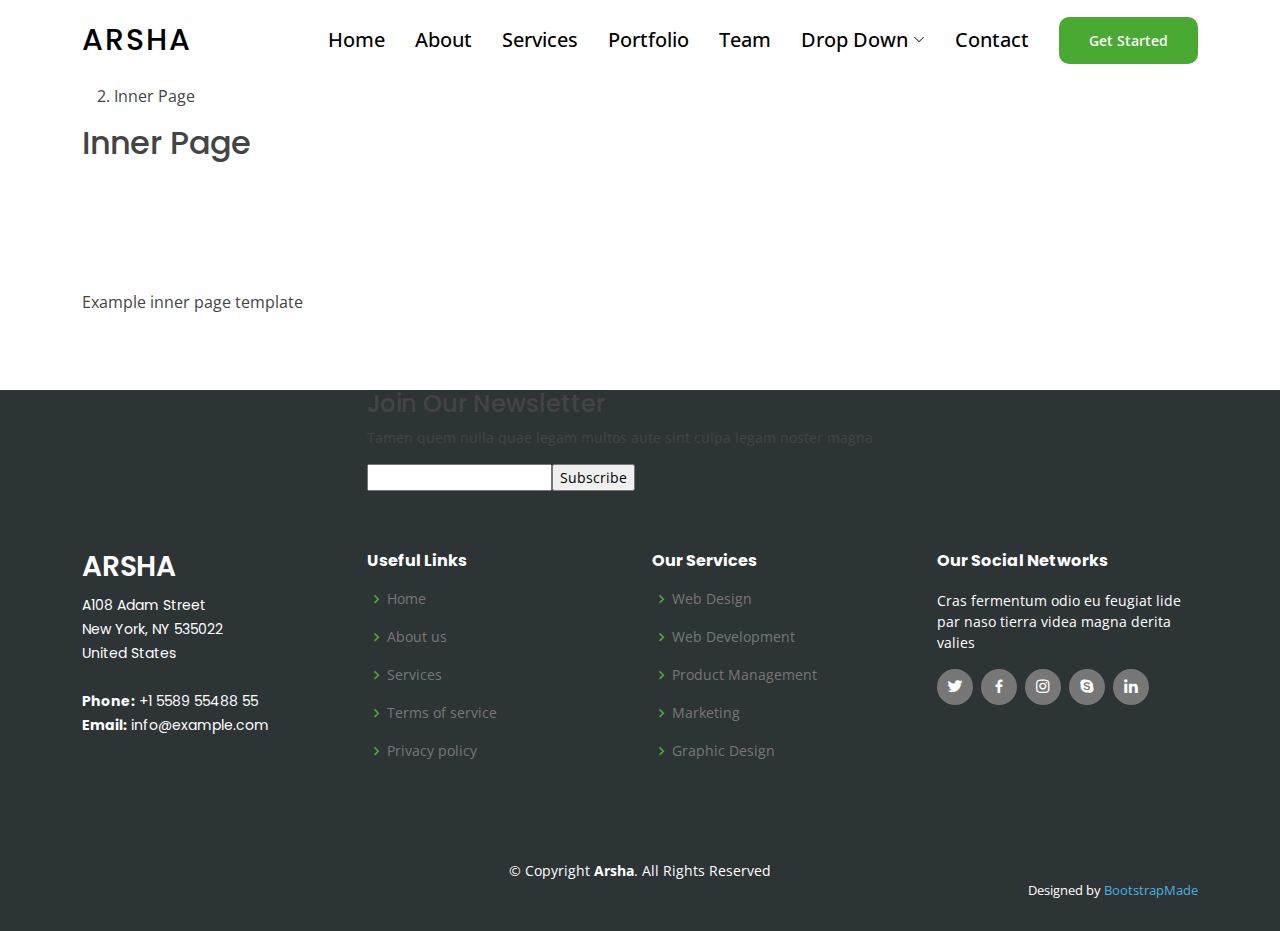
<file: public/template/inner-page.html>
<!DOCTYPE html>
<html lang="en">

<head>
  <meta charset="utf-8">
  <meta content="width=device-width, initial-scale=1.0" name="viewport">

  <title>Inner Page - Arsha Bootstrap Template</title>
  <meta content="" name="description">
  <meta content="" name="keywords">

  <!-- Favicons -->
  <link href="assets/img/favicon.png" rel="icon">
  <link href="assets/img/apple-touch-icon.png" rel="apple-touch-icon">

  <!-- Google Fonts -->
  <link href="https://fonts.googleapis.com/css?family=Open+Sans:300,300i,400,400i,600,600i,700,700i|Jost:300,300i,400,400i,500,500i,600,600i,700,700i|Poppins:300,300i,400,400i,500,500i,600,600i,700,700i" rel="stylesheet">

  <!-- Vendor CSS Files -->
  <link href="assets/vendor/aos/aos.css" rel="stylesheet">
  <link href="assets/vendor/bootstrap/css/bootstrap.min.css" rel="stylesheet">
  <link href="assets/vendor/bootstrap-icons/bootstrap-icons.css" rel="stylesheet">
  <link href="assets/vendor/boxicons/css/boxicons.min.css" rel="stylesheet">
  <link href="assets/vendor/glightbox/css/glightbox.min.css" rel="stylesheet">
  <link href="assets/vendor/remixicon/remixicon.css" rel="stylesheet">
  <link href="assets/vendor/swiper/swiper-bundle.min.css" rel="stylesheet">

  <!-- Template Main CSS File -->
  <link href="assets/css/style.css" rel="stylesheet">

  <!-- =======================================================
  * Template Name: Arsha - v4.3.0
  * Template URL: https://bootstrapmade.com/arsha-free-bootstrap-html-template-corporate/
  * Author: BootstrapMade.com
  * License: https://bootstrapmade.com/license/
  ======================================================== -->
</head>

<body>

  <!-- ======= Header ======= -->
  <header id="header" class="fixed-top header-inner-pages">
    <div class="container d-flex align-items-center">

      <h1 class="logo me-auto"><a href="index.html">Arsha</a></h1>
      <!-- Uncomment below if you prefer to use an image logo -->
      <!-- <a href="index.html" class="logo me-auto"><img src="assets/img/logo.png" alt="" class="img-fluid"></a>-->

      <nav id="navbar" class="navbar">
        <ul>
          <li><a class="nav-link scrollto " href="#hero">Home</a></li>
          <li><a class="nav-link scrollto" href="#about">About</a></li>
          <li><a class="nav-link scrollto" href="#services">Services</a></li>
          <li><a class="nav-link   scrollto" href="#portfolio">Portfolio</a></li>
          <li><a class="nav-link scrollto" href="#team">Team</a></li>
          <li class="dropdown"><a href="#"><span>Drop Down</span> <i class="bi bi-chevron-down"></i></a>
            <ul>
              <li><a href="#">Drop Down 1</a></li>
              <li class="dropdown"><a href="#"><span>Deep Drop Down</span> <i class="bi bi-chevron-right"></i></a>
                <ul>
                  <li><a href="#">Deep Drop Down 1</a></li>
                  <li><a href="#">Deep Drop Down 2</a></li>
                  <li><a href="#">Deep Drop Down 3</a></li>
                  <li><a href="#">Deep Drop Down 4</a></li>
                  <li><a href="#">Deep Drop Down 5</a></li>
                </ul>
              </li>
              <li><a href="#">Drop Down 2</a></li>
              <li><a href="#">Drop Down 3</a></li>
              <li><a href="#">Drop Down 4</a></li>
            </ul>
          </li>
          <li><a class="nav-link scrollto" href="#contact">Contact</a></li>
          <li><a class="getstarted scrollto" href="#about">Get Started</a></li>
        </ul>
        <i class="bi bi-list mobile-nav-toggle"></i>
      </nav><!-- .navbar -->

    </div>
  </header><!-- End Header -->

  <main id="main">

    <!-- ======= Breadcrumbs ======= -->
    <section id="breadcrumbs" class="breadcrumbs">
      <div class="container">

        <ol>
          <li><a href="index.html">Home</a></li>
          <li>Inner Page</li>
        </ol>
        <h2>Inner Page</h2>

      </div>
    </section><!-- End Breadcrumbs -->

    <section class="inner-page">
      <div class="container">
        <p>
          Example inner page template
        </p>
      </div>
    </section>

  </main><!-- End #main -->

  <!-- ======= Footer ======= -->
  <footer id="footer">

    <div class="footer-newsletter">
      <div class="container">
        <div class="row justify-content-center">
          <div class="col-lg-6">
            <h4>Join Our Newsletter</h4>
            <p>Tamen quem nulla quae legam multos aute sint culpa legam noster magna</p>
            <form action="" method="post">
              <input type="email" name="email"><input type="submit" value="Subscribe">
            </form>
          </div>
        </div>
      </div>
    </div>

    <div class="footer-top">
      <div class="container">
        <div class="row">

          <div class="col-lg-3 col-md-6 footer-contact">
            <h3>Arsha</h3>
            <p>
              A108 Adam Street <br>
              New York, NY 535022<br>
              United States <br><br>
              <strong>Phone:</strong> +1 5589 55488 55<br>
              <strong>Email:</strong> info@example.com<br>
            </p>
          </div>

          <div class="col-lg-3 col-md-6 footer-links">
            <h4>Useful Links</h4>
            <ul>
              <li><i class="bx bx-chevron-right"></i> <a href="#">Home</a></li>
              <li><i class="bx bx-chevron-right"></i> <a href="#">About us</a></li>
              <li><i class="bx bx-chevron-right"></i> <a href="#">Services</a></li>
              <li><i class="bx bx-chevron-right"></i> <a href="#">Terms of service</a></li>
              <li><i class="bx bx-chevron-right"></i> <a href="#">Privacy policy</a></li>
            </ul>
          </div>

          <div class="col-lg-3 col-md-6 footer-links">
            <h4>Our Services</h4>
            <ul>
              <li><i class="bx bx-chevron-right"></i> <a href="#">Web Design</a></li>
              <li><i class="bx bx-chevron-right"></i> <a href="#">Web Development</a></li>
              <li><i class="bx bx-chevron-right"></i> <a href="#">Product Management</a></li>
              <li><i class="bx bx-chevron-right"></i> <a href="#">Marketing</a></li>
              <li><i class="bx bx-chevron-right"></i> <a href="#">Graphic Design</a></li>
            </ul>
          </div>

          <div class="col-lg-3 col-md-6 footer-links">
            <h4>Our Social Networks</h4>
            <p>Cras fermentum odio eu feugiat lide par naso tierra videa magna derita valies</p>
            <div class="social-links mt-3">
              <a href="#" class="twitter"><i class="bx bxl-twitter"></i></a>
              <a href="#" class="facebook"><i class="bx bxl-facebook"></i></a>
              <a href="#" class="instagram"><i class="bx bxl-instagram"></i></a>
              <a href="#" class="google-plus"><i class="bx bxl-skype"></i></a>
              <a href="#" class="linkedin"><i class="bx bxl-linkedin"></i></a>
            </div>
          </div>

        </div>
      </div>
    </div>

    <div class="container footer-bottom clearfix">
      <div class="copyright">
        &copy; Copyright <strong><span>Arsha</span></strong>. All Rights Reserved
      </div>
      <div class="credits">
        <!-- All the links in the footer should remain intact. -->
        <!-- You can delete the links only if you purchased the pro version. -->
        <!-- Licensing information: https://bootstrapmade.com/license/ -->
        <!-- Purchase the pro version with working PHP/AJAX contact form: https://bootstrapmade.com/arsha-free-bootstrap-html-template-corporate/ -->
        Designed by <a href="https://bootstrapmade.com/">BootstrapMade</a>
      </div>

    </div>
  </footer><!-- End Footer -->

  <div id="preloader"></div>
  <a href="#" class="back-to-top d-flex align-items-center justify-content-center"><i class="bi bi-arrow-up-short"></i></a>

  <!-- Vendor JS Files -->
  <script src="assets/vendor/aos/aos.js"></script>
  <script src="assets/vendor/bootstrap/js/bootstrap.bundle.min.js"></script>
  <script src="assets/vendor/glightbox/js/glightbox.min.js"></script>
  <script src="assets/vendor/isotope-layout/isotope.pkgd.min.js"></script>
  <script src="assets/vendor/php-email-form/validate.js"></script>
  <script src="assets/vendor/swiper/swiper-bundle.min.js"></script>
  <script src="assets/vendor/waypoints/noframework.waypoints.js"></script>

  <!-- Template Main JS File -->
  <script src="assets/js/main.js"></script>

</body>

</html>
</file>
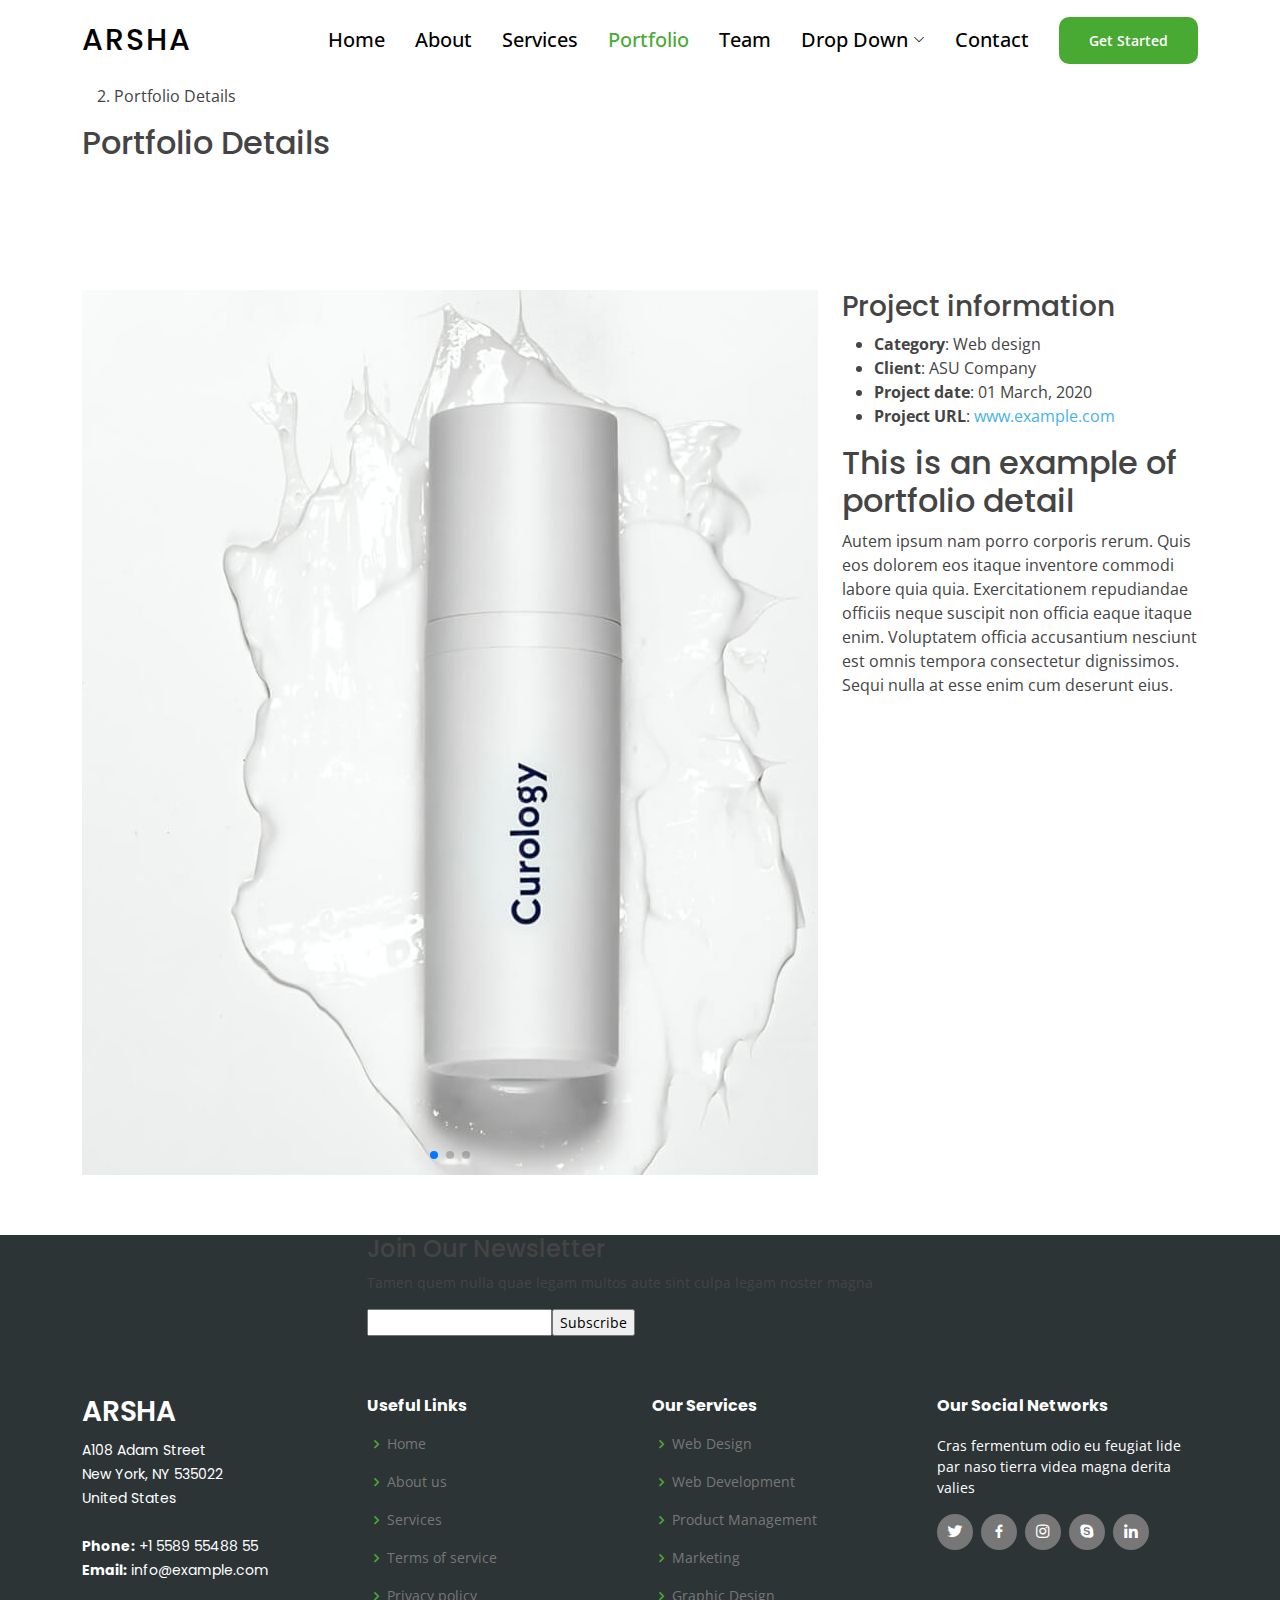
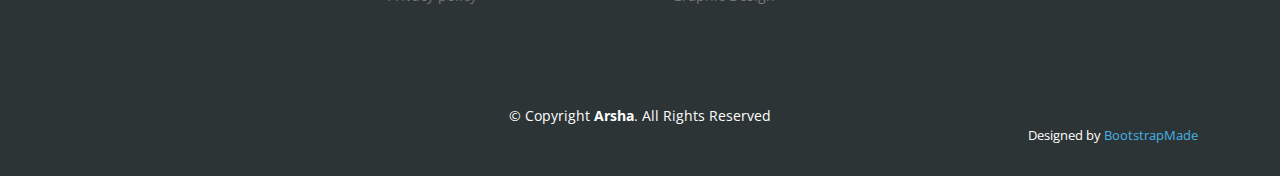
<file: public/template/portfolio-details.html>
<!DOCTYPE html>
<html lang="en">

<head>
  <meta charset="utf-8">
  <meta content="width=device-width, initial-scale=1.0" name="viewport">

  <title>Portfolio Details - Arsha Bootstrap Template</title>
  <meta content="" name="description">
  <meta content="" name="keywords">

  <!-- Favicons -->
  <link href="assets/img/favicon.png" rel="icon">
  <link href="assets/img/apple-touch-icon.png" rel="apple-touch-icon">

  <!-- Google Fonts -->
  <link href="https://fonts.googleapis.com/css?family=Open+Sans:300,300i,400,400i,600,600i,700,700i|Jost:300,300i,400,400i,500,500i,600,600i,700,700i|Poppins:300,300i,400,400i,500,500i,600,600i,700,700i" rel="stylesheet">

  <!-- Vendor CSS Files -->
  <link href="assets/vendor/aos/aos.css" rel="stylesheet">
  <link href="assets/vendor/bootstrap/css/bootstrap.min.css" rel="stylesheet">
  <link href="assets/vendor/bootstrap-icons/bootstrap-icons.css" rel="stylesheet">
  <link href="assets/vendor/boxicons/css/boxicons.min.css" rel="stylesheet">
  <link href="assets/vendor/glightbox/css/glightbox.min.css" rel="stylesheet">
  <link href="assets/vendor/remixicon/remixicon.css" rel="stylesheet">
  <link href="assets/vendor/swiper/swiper-bundle.min.css" rel="stylesheet">

  <!-- Template Main CSS File -->
  <link href="assets/css/style.css" rel="stylesheet">

  <!-- =======================================================
  * Template Name: Arsha - v4.3.0
  * Template URL: https://bootstrapmade.com/arsha-free-bootstrap-html-template-corporate/
  * Author: BootstrapMade.com
  * License: https://bootstrapmade.com/license/
  ======================================================== -->
</head>

<body>

  <!-- ======= Header ======= -->
  <header id="header" class="fixed-top header-inner-pages">
    <div class="container d-flex align-items-center">

      <h1 class="logo me-auto"><a href="index.html">Arsha</a></h1>
      <!-- Uncomment below if you prefer to use an image logo -->
      <!-- <a href="index.html" class="logo me-auto"><img src="assets/img/logo.png" alt="" class="img-fluid"></a>-->

      <nav id="navbar" class="navbar">
        <ul>
          <li><a class="nav-link scrollto " href="#hero">Home</a></li>
          <li><a class="nav-link scrollto" href="#about">About</a></li>
          <li><a class="nav-link scrollto" href="#services">Services</a></li>
          <li><a class="nav-link  active scrollto" href="#portfolio">Portfolio</a></li>
          <li><a class="nav-link scrollto" href="#team">Team</a></li>
          <li class="dropdown"><a href="#"><span>Drop Down</span> <i class="bi bi-chevron-down"></i></a>
            <ul>
              <li><a href="#">Drop Down 1</a></li>
              <li class="dropdown"><a href="#"><span>Deep Drop Down</span> <i class="bi bi-chevron-right"></i></a>
                <ul>
                  <li><a href="#">Deep Drop Down 1</a></li>
                  <li><a href="#">Deep Drop Down 2</a></li>
                  <li><a href="#">Deep Drop Down 3</a></li>
                  <li><a href="#">Deep Drop Down 4</a></li>
                  <li><a href="#">Deep Drop Down 5</a></li>
                </ul>
              </li>
              <li><a href="#">Drop Down 2</a></li>
              <li><a href="#">Drop Down 3</a></li>
              <li><a href="#">Drop Down 4</a></li>
            </ul>
          </li>
          <li><a class="nav-link scrollto" href="#contact">Contact</a></li>
          <li><a class="getstarted scrollto" href="#about">Get Started</a></li>
        </ul>
        <i class="bi bi-list mobile-nav-toggle"></i>
      </nav><!-- .navbar -->

    </div>
  </header><!-- End Header -->

  <main id="main">

    <!-- ======= Breadcrumbs ======= -->
    <section id="breadcrumbs" class="breadcrumbs">
      <div class="container">

        <ol>
          <li><a href="index.html">Home</a></li>
          <li>Portfolio Details</li>
        </ol>
        <h2>Portfolio Details</h2>

      </div>
    </section><!-- End Breadcrumbs -->

    <!-- ======= Portfolio Details Section ======= -->
    <section id="portfolio-details" class="portfolio-details">
      <div class="container">

        <div class="row gy-4">

          <div class="col-lg-8">
            <div class="portfolio-details-slider swiper-container">
              <div class="swiper-wrapper align-items-center">

                <div class="swiper-slide">
                  <img src="assets/img/portfolio/portfolio-1.jpg" alt="">
                </div>

                <div class="swiper-slide">
                  <img src="assets/img/portfolio/portfolio-2.jpg" alt="">
                </div>

                <div class="swiper-slide">
                  <img src="assets/img/portfolio/portfolio-3.jpg" alt="">
                </div>

              </div>
              <div class="swiper-pagination"></div>
            </div>
          </div>

          <div class="col-lg-4">
            <div class="portfolio-info">
              <h3>Project information</h3>
              <ul>
                <li><strong>Category</strong>: Web design</li>
                <li><strong>Client</strong>: ASU Company</li>
                <li><strong>Project date</strong>: 01 March, 2020</li>
                <li><strong>Project URL</strong>: <a href="#">www.example.com</a></li>
              </ul>
            </div>
            <div class="portfolio-description">
              <h2>This is an example of portfolio detail</h2>
              <p>
                Autem ipsum nam porro corporis rerum. Quis eos dolorem eos itaque inventore commodi labore quia quia. Exercitationem repudiandae officiis neque suscipit non officia eaque itaque enim. Voluptatem officia accusantium nesciunt est omnis tempora consectetur dignissimos. Sequi nulla at esse enim cum deserunt eius.
              </p>
            </div>
          </div>

        </div>

      </div>
    </section><!-- End Portfolio Details Section -->

  </main><!-- End #main -->

  <!-- ======= Footer ======= -->
  <footer id="footer">

    <div class="footer-newsletter">
      <div class="container">
        <div class="row justify-content-center">
          <div class="col-lg-6">
            <h4>Join Our Newsletter</h4>
            <p>Tamen quem nulla quae legam multos aute sint culpa legam noster magna</p>
            <form action="" method="post">
              <input type="email" name="email"><input type="submit" value="Subscribe">
            </form>
          </div>
        </div>
      </div>
    </div>

    <div class="footer-top">
      <div class="container">
        <div class="row">

          <div class="col-lg-3 col-md-6 footer-contact">
            <h3>Arsha</h3>
            <p>
              A108 Adam Street <br>
              New York, NY 535022<br>
              United States <br><br>
              <strong>Phone:</strong> +1 5589 55488 55<br>
              <strong>Email:</strong> info@example.com<br>
            </p>
          </div>

          <div class="col-lg-3 col-md-6 footer-links">
            <h4>Useful Links</h4>
            <ul>
              <li><i class="bx bx-chevron-right"></i> <a href="#">Home</a></li>
              <li><i class="bx bx-chevron-right"></i> <a href="#">About us</a></li>
              <li><i class="bx bx-chevron-right"></i> <a href="#">Services</a></li>
              <li><i class="bx bx-chevron-right"></i> <a href="#">Terms of service</a></li>
              <li><i class="bx bx-chevron-right"></i> <a href="#">Privacy policy</a></li>
            </ul>
          </div>

          <div class="col-lg-3 col-md-6 footer-links">
            <h4>Our Services</h4>
            <ul>
              <li><i class="bx bx-chevron-right"></i> <a href="#">Web Design</a></li>
              <li><i class="bx bx-chevron-right"></i> <a href="#">Web Development</a></li>
              <li><i class="bx bx-chevron-right"></i> <a href="#">Product Management</a></li>
              <li><i class="bx bx-chevron-right"></i> <a href="#">Marketing</a></li>
              <li><i class="bx bx-chevron-right"></i> <a href="#">Graphic Design</a></li>
            </ul>
          </div>

          <div class="col-lg-3 col-md-6 footer-links">
            <h4>Our Social Networks</h4>
            <p>Cras fermentum odio eu feugiat lide par naso tierra videa magna derita valies</p>
            <div class="social-links mt-3">
              <a href="#" class="twitter"><i class="bx bxl-twitter"></i></a>
              <a href="#" class="facebook"><i class="bx bxl-facebook"></i></a>
              <a href="#" class="instagram"><i class="bx bxl-instagram"></i></a>
              <a href="#" class="google-plus"><i class="bx bxl-skype"></i></a>
              <a href="#" class="linkedin"><i class="bx bxl-linkedin"></i></a>
            </div>
          </div>

        </div>
      </div>
    </div>

    <div class="container footer-bottom clearfix">
      <div class="copyright">
        &copy; Copyright <strong><span>Arsha</span></strong>. All Rights Reserved
      </div>
      <div class="credits">
        <!-- All the links in the footer should remain intact. -->
        <!-- You can delete the links only if you purchased the pro version. -->
        <!-- Licensing information: https://bootstrapmade.com/license/ -->
        <!-- Purchase the pro version with working PHP/AJAX contact form: https://bootstrapmade.com/arsha-free-bootstrap-html-template-corporate/ -->
        Designed by <a href="https://bootstrapmade.com/">BootstrapMade</a>
      </div>
    </div>
  </footer><!-- End Footer -->

  <div id="preloader"></div>
  <a href="#" class="back-to-top d-flex align-items-center justify-content-center"><i class="bi bi-arrow-up-short"></i></a>

  <!-- Vendor JS Files -->
  <script src="assets/vendor/aos/aos.js"></script>
  <script src="assets/vendor/bootstrap/js/bootstrap.bundle.min.js"></script>
  <script src="assets/vendor/glightbox/js/glightbox.min.js"></script>
  <script src="assets/vendor/isotope-layout/isotope.pkgd.min.js"></script>
  <script src="assets/vendor/php-email-form/validate.js"></script>
  <script src="assets/vendor/swiper/swiper-bundle.min.js"></script>
  <script src="assets/vendor/waypoints/noframework.waypoints.js"></script>

  <!-- Template Main JS File -->
  <script src="assets/js/main.js"></script>

</body>

</html>
</file>
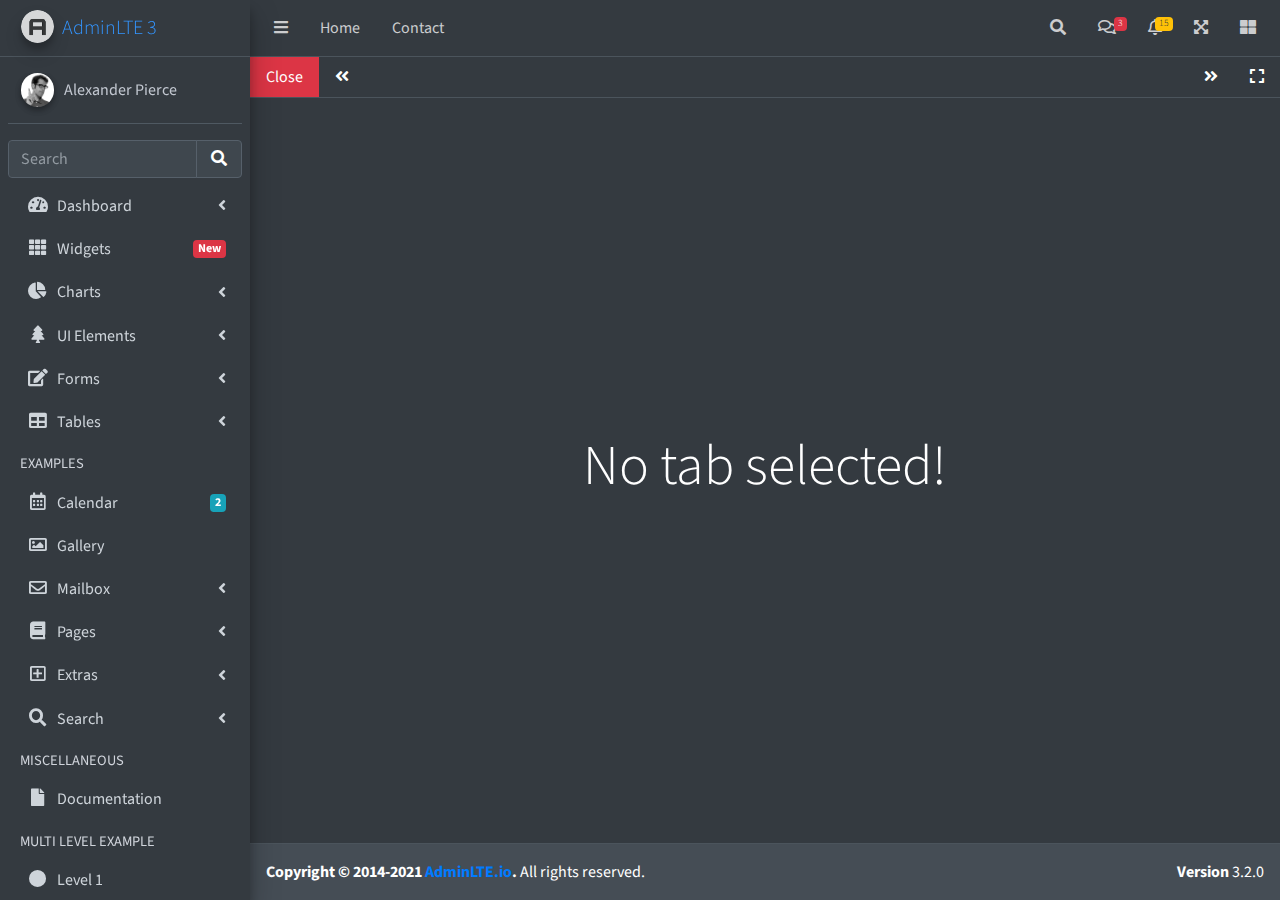
<file: public/template_dashboard/iframe-dark.html>
<!DOCTYPE html>
<html lang="en">
<head>
  <meta charset="utf-8">
  <meta name="viewport" content="width=device-width, initial-scale=1">
  <title>AdminLTE 3 | Tabbed IFrames</title>

  <!-- Google Font: Source Sans Pro -->
  <link rel="stylesheet" href="https://fonts.googleapis.com/css?family=Source+Sans+Pro:300,400,400i,700&display=fallback">
  <!-- Font Awesome -->
  <link rel="stylesheet" href="plugins/fontawesome-free/css/all.min.css">
  <!-- Theme style -->
  <link rel="stylesheet" href="dist/css/adminlte.min.css">
  <!-- overlayScrollbars -->
  <link rel="stylesheet" href="plugins/overlayScrollbars/css/OverlayScrollbars.min.css">
</head>
<body class="hold-transition sidebar-mini layout-fixed dark-mode" data-panel-auto-height-mode="height">
<div class="wrapper">

  <!-- Navbar -->
  <nav class="main-header navbar navbar-expand navbar-dark">
    <!-- Left navbar links -->
    <ul class="navbar-nav">
      <li class="nav-item">
        <a class="nav-link" data-widget="pushmenu" href="#" role="button"><i class="fas fa-bars"></i></a>
      </li>
      <li class="nav-item d-none d-sm-inline-block">
        <a href="index3.html" class="nav-link">Home</a>
      </li>
      <li class="nav-item d-none d-sm-inline-block">
        <a href="#" class="nav-link">Contact</a>
      </li>
    </ul>

    <!-- Right navbar links -->
    <ul class="navbar-nav ml-auto">
      <!-- Navbar Search -->
      <li class="nav-item">
        <a class="nav-link" data-widget="navbar-search" href="#" role="button">
          <i class="fas fa-search"></i>
        </a>
        <div class="navbar-search-block">
          <form class="form-inline">
            <div class="input-group input-group-sm">
              <input class="form-control form-control-navbar" type="search" placeholder="Search" aria-label="Search">
              <div class="input-group-append">
                <button class="btn btn-navbar" type="submit">
                  <i class="fas fa-search"></i>
                </button>
                <button class="btn btn-navbar" type="button" data-widget="navbar-search">
                  <i class="fas fa-times"></i>
                </button>
              </div>
            </div>
          </form>
        </div>
      </li>

      <!-- Messages Dropdown Menu -->
      <li class="nav-item dropdown">
        <a class="nav-link" data-toggle="dropdown" href="#">
          <i class="far fa-comments"></i>
          <span class="badge badge-danger navbar-badge">3</span>
        </a>
        <div class="dropdown-menu dropdown-menu-lg dropdown-menu-right">
          <a href="#" class="dropdown-item">
            <!-- Message Start -->
            <div class="media">
              <img src="dist/img/user1-128x128.jpg" alt="User Avatar" class="img-size-50 mr-3 img-circle">
              <div class="media-body">
                <h3 class="dropdown-item-title">
                  Brad Diesel
                  <span class="float-right text-sm text-danger"><i class="fas fa-star"></i></span>
                </h3>
                <p class="text-sm">Call me whenever you can...</p>
                <p class="text-sm text-muted"><i class="far fa-clock mr-1"></i> 4 Hours Ago</p>
              </div>
            </div>
            <!-- Message End -->
          </a>
          <div class="dropdown-divider"></div>
          <a href="#" class="dropdown-item">
            <!-- Message Start -->
            <div class="media">
              <img src="dist/img/user8-128x128.jpg" alt="User Avatar" class="img-size-50 img-circle mr-3">
              <div class="media-body">
                <h3 class="dropdown-item-title">
                  John Pierce
                  <span class="float-right text-sm text-muted"><i class="fas fa-star"></i></span>
                </h3>
                <p class="text-sm">I got your message bro</p>
                <p class="text-sm text-muted"><i class="far fa-clock mr-1"></i> 4 Hours Ago</p>
              </div>
            </div>
            <!-- Message End -->
          </a>
          <div class="dropdown-divider"></div>
          <a href="#" class="dropdown-item">
            <!-- Message Start -->
            <div class="media">
              <img src="dist/img/user3-128x128.jpg" alt="User Avatar" class="img-size-50 img-circle mr-3">
              <div class="media-body">
                <h3 class="dropdown-item-title">
                  Nora Silvester
                  <span class="float-right text-sm text-warning"><i class="fas fa-star"></i></span>
                </h3>
                <p class="text-sm">The subject goes here</p>
                <p class="text-sm text-muted"><i class="far fa-clock mr-1"></i> 4 Hours Ago</p>
              </div>
            </div>
            <!-- Message End -->
          </a>
          <div class="dropdown-divider"></div>
          <a href="#" class="dropdown-item dropdown-footer">See All Messages</a>
        </div>
      </li>
      <!-- Notifications Dropdown Menu -->
      <li class="nav-item dropdown">
        <a class="nav-link" data-toggle="dropdown" href="#">
          <i class="far fa-bell"></i>
          <span class="badge badge-warning navbar-badge">15</span>
        </a>
        <div class="dropdown-menu dropdown-menu-lg dropdown-menu-right">
          <span class="dropdown-item dropdown-header">15 Notifications</span>
          <div class="dropdown-divider"></div>
          <a href="#" class="dropdown-item">
            <i class="fas fa-envelope mr-2"></i> 4 new messages
            <span class="float-right text-muted text-sm">3 mins</span>
          </a>
          <div class="dropdown-divider"></div>
          <a href="#" class="dropdown-item">
            <i class="fas fa-users mr-2"></i> 8 friend requests
            <span class="float-right text-muted text-sm">12 hours</span>
          </a>
          <div class="dropdown-divider"></div>
          <a href="#" class="dropdown-item">
            <i class="fas fa-file mr-2"></i> 3 new reports
            <span class="float-right text-muted text-sm">2 days</span>
          </a>
          <div class="dropdown-divider"></div>
          <a href="#" class="dropdown-item dropdown-footer">See All Notifications</a>
        </div>
      </li>
      <li class="nav-item">
        <a class="nav-link" data-widget="fullscreen" href="#" role="button">
          <i class="fas fa-expand-arrows-alt"></i>
        </a>
      </li>
      <li class="nav-item">
        <a class="nav-link" data-widget="control-sidebar" data-slide="true" href="#" role="button">
          <i class="fas fa-th-large"></i>
        </a>
      </li>
    </ul>
  </nav>
  <!-- /.navbar -->

  <!-- Main Sidebar Container -->
  <aside class="main-sidebar sidebar-dark-primary elevation-4">
    <!-- Brand Logo -->
    <a href="index3.html" class="brand-link">
      <img src="dist/img/AdminLTELogo.png" alt="AdminLTE Logo" class="brand-image img-circle elevation-3" style="opacity: .8">
      <span class="brand-text font-weight-light">AdminLTE 3</span>
    </a>

    <!-- Sidebar -->
    <div class="sidebar">
      <!-- Sidebar user panel (optional) -->
      <div class="user-panel mt-3 pb-3 mb-3 d-flex">
        <div class="image">
          <img src="dist/img/user2-160x160.jpg" class="img-circle elevation-2" alt="User Image">
        </div>
        <div class="info">
          <a href="#" class="d-block">Alexander Pierce</a>
        </div>
      </div>

      <!-- SidebarSearch Form -->
      <div class="form-inline">
        <div class="input-group" data-widget="sidebar-search">
          <input class="form-control form-control-sidebar" type="search" placeholder="Search" aria-label="Search">
          <div class="input-group-append">
            <button class="btn btn-sidebar">
              <i class="fas fa-search fa-fw"></i>
            </button>
          </div>
        </div>
      </div>

      <!-- Sidebar Menu -->
      <nav class="mt-2">
        <ul class="nav nav-pills nav-sidebar flex-column" data-widget="treeview" role="menu" data-accordion="false">
          <!-- Add icons to the links using the .nav-icon class
               with font-awesome or any other icon font library -->
          <li class="nav-item">
            <a href="#" class="nav-link">
              <i class="nav-icon fas fa-tachometer-alt"></i>
              <p>
                Dashboard
                <i class="right fas fa-angle-left"></i>
              </p>
            </a>
            <ul class="nav nav-treeview">
              <li class="nav-item">
                <a href="./index.html" class="nav-link">
                  <i class="far fa-circle nav-icon"></i>
                  <p>Dashboard v1</p>
                </a>
              </li>
              <li class="nav-item">
                <a href="./index2.html" class="nav-link">
                  <i class="far fa-circle nav-icon"></i>
                  <p>Dashboard v2</p>
                </a>
              </li>
              <li class="nav-item">
                <a href="./index3.html" class="nav-link">
                  <i class="far fa-circle nav-icon"></i>
                  <p>Dashboard v3</p>
                </a>
              </li>
            </ul>
          </li>
          <li class="nav-item">
            <a href="pages/widgets.html" class="nav-link">
              <i class="nav-icon fas fa-th"></i>
              <p>
                Widgets
                <span class="right badge badge-danger">New</span>
              </p>
            </a>
          </li>
          <li class="nav-item">
            <a href="#" class="nav-link">
              <i class="nav-icon fas fa-chart-pie"></i>
              <p>
                Charts
                <i class="right fas fa-angle-left"></i>
              </p>
            </a>
            <ul class="nav nav-treeview">
              <li class="nav-item">
                <a href="pages/charts/chartjs.html" class="nav-link">
                  <i class="far fa-circle nav-icon"></i>
                  <p>ChartJS</p>
                </a>
              </li>
              <li class="nav-item">
                <a href="pages/charts/flot.html" class="nav-link">
                  <i class="far fa-circle nav-icon"></i>
                  <p>Flot</p>
                </a>
              </li>
              <li class="nav-item">
                <a href="pages/charts/inline.html" class="nav-link">
                  <i class="far fa-circle nav-icon"></i>
                  <p>Inline</p>
                </a>
              </li>
            </ul>
          </li>
          <li class="nav-item">
            <a href="#" class="nav-link">
              <i class="nav-icon fas fa-tree"></i>
              <p>
                UI Elements
                <i class="fas fa-angle-left right"></i>
              </p>
            </a>
            <ul class="nav nav-treeview">
              <li class="nav-item">
                <a href="pages/UI/general.html" class="nav-link">
                  <i class="far fa-circle nav-icon"></i>
                  <p>General</p>
                </a>
              </li>
              <li class="nav-item">
                <a href="pages/UI/icons.html" class="nav-link">
                  <i class="far fa-circle nav-icon"></i>
                  <p>Icons</p>
                </a>
              </li>
              <li class="nav-item">
                <a href="pages/UI/buttons.html" class="nav-link">
                  <i class="far fa-circle nav-icon"></i>
                  <p>Buttons</p>
                </a>
              </li>
              <li class="nav-item">
                <a href="pages/UI/sliders.html" class="nav-link">
                  <i class="far fa-circle nav-icon"></i>
                  <p>Sliders</p>
                </a>
              </li>
              <li class="nav-item">
                <a href="pages/UI/modals.html" class="nav-link">
                  <i class="far fa-circle nav-icon"></i>
                  <p>Modals & Alerts</p>
                </a>
              </li>
              <li class="nav-item">
                <a href="pages/UI/navbar.html" class="nav-link">
                  <i class="far fa-circle nav-icon"></i>
                  <p>Navbar & Tabs</p>
                </a>
              </li>
              <li class="nav-item">
                <a href="pages/UI/timeline.html" class="nav-link">
                  <i class="far fa-circle nav-icon"></i>
                  <p>Timeline</p>
                </a>
              </li>
              <li class="nav-item">
                <a href="pages/UI/ribbons.html" class="nav-link">
                  <i class="far fa-circle nav-icon"></i>
                  <p>Ribbons</p>
                </a>
              </li>
            </ul>
          </li>
          <li class="nav-item">
            <a href="#" class="nav-link">
              <i class="nav-icon fas fa-edit"></i>
              <p>
                Forms
                <i class="fas fa-angle-left right"></i>
              </p>
            </a>
            <ul class="nav nav-treeview">
              <li class="nav-item">
                <a href="pages/forms/general.html" class="nav-link">
                  <i class="far fa-circle nav-icon"></i>
                  <p>General Elements</p>
                </a>
              </li>
              <li class="nav-item">
                <a href="pages/forms/advanced.html" class="nav-link">
                  <i class="far fa-circle nav-icon"></i>
                  <p>Advanced Elements</p>
                </a>
              </li>
              <li class="nav-item">
                <a href="pages/forms/editors.html" class="nav-link">
                  <i class="far fa-circle nav-icon"></i>
                  <p>Editors</p>
                </a>
              </li>
              <li class="nav-item">
                <a href="pages/forms/validation.html" class="nav-link">
                  <i class="far fa-circle nav-icon"></i>
                  <p>Validation</p>
                </a>
              </li>
            </ul>
          </li>
          <li class="nav-item">
            <a href="#" class="nav-link">
              <i class="nav-icon fas fa-table"></i>
              <p>
                Tables
                <i class="fas fa-angle-left right"></i>
              </p>
            </a>
            <ul class="nav nav-treeview">
              <li class="nav-item">
                <a href="pages/tables/simple.html" class="nav-link">
                  <i class="far fa-circle nav-icon"></i>
                  <p>Simple Tables</p>
                </a>
              </li>
              <li class="nav-item">
                <a href="pages/tables/data.html" class="nav-link">
                  <i class="far fa-circle nav-icon"></i>
                  <p>DataTables</p>
                </a>
              </li>
              <li class="nav-item">
                <a href="pages/tables/jsgrid.html" class="nav-link">
                  <i class="far fa-circle nav-icon"></i>
                  <p>jsGrid</p>
                </a>
              </li>
            </ul>
          </li>
          <li class="nav-header">EXAMPLES</li>
          <li class="nav-item">
            <a href="pages/calendar.html" class="nav-link">
              <i class="nav-icon far fa-calendar-alt"></i>
              <p>
                Calendar
                <span class="badge badge-info right">2</span>
              </p>
            </a>
          </li>
          <li class="nav-item">
            <a href="pages/gallery.html" class="nav-link">
              <i class="nav-icon far fa-image"></i>
              <p>
                Gallery
              </p>
            </a>
          </li>
          <li class="nav-item">
            <a href="#" class="nav-link">
              <i class="nav-icon far fa-envelope"></i>
              <p>
                Mailbox
                <i class="fas fa-angle-left right"></i>
              </p>
            </a>
            <ul class="nav nav-treeview">
              <li class="nav-item">
                <a href="pages/mailbox/mailbox.html" class="nav-link">
                  <i class="far fa-circle nav-icon"></i>
                  <p>Inbox</p>
                </a>
              </li>
              <li class="nav-item">
                <a href="pages/mailbox/compose.html" class="nav-link">
                  <i class="far fa-circle nav-icon"></i>
                  <p>Compose</p>
                </a>
              </li>
              <li class="nav-item">
                <a href="pages/mailbox/read-mail.html" class="nav-link">
                  <i class="far fa-circle nav-icon"></i>
                  <p>Read</p>
                </a>
              </li>
            </ul>
          </li>
          <li class="nav-item">
            <a href="#" class="nav-link">
              <i class="nav-icon fas fa-book"></i>
              <p>
                Pages
                <i class="fas fa-angle-left right"></i>
              </p>
            </a>
            <ul class="nav nav-treeview">
              <li class="nav-item">
                <a href="pages/examples/invoice.html" class="nav-link">
                  <i class="far fa-circle nav-icon"></i>
                  <p>Invoice</p>
                </a>
              </li>
              <li class="nav-item">
                <a href="pages/examples/profile.html" class="nav-link">
                  <i class="far fa-circle nav-icon"></i>
                  <p>Profile</p>
                </a>
              </li>
              <li class="nav-item">
                <a href="pages/examples/e-commerce.html" class="nav-link">
                  <i class="far fa-circle nav-icon"></i>
                  <p>E-commerce</p>
                </a>
              </li>
              <li class="nav-item">
                <a href="pages/examples/projects.html" class="nav-link">
                  <i class="far fa-circle nav-icon"></i>
                  <p>Projects</p>
                </a>
              </li>
              <li class="nav-item">
                <a href="pages/examples/project-add.html" class="nav-link">
                  <i class="far fa-circle nav-icon"></i>
                  <p>Project Add</p>
                </a>
              </li>
              <li class="nav-item">
                <a href="pages/examples/project-edit.html" class="nav-link">
                  <i class="far fa-circle nav-icon"></i>
                  <p>Project Edit</p>
                </a>
              </li>
              <li class="nav-item">
                <a href="pages/examples/project-detail.html" class="nav-link">
                  <i class="far fa-circle nav-icon"></i>
                  <p>Project Detail</p>
                </a>
              </li>
              <li class="nav-item">
                <a href="pages/examples/contacts.html" class="nav-link">
                  <i class="far fa-circle nav-icon"></i>
                  <p>Contacts</p>
                </a>
              </li>
              <li class="nav-item">
                <a href="pages/examples/faq.html" class="nav-link">
                  <i class="far fa-circle nav-icon"></i>
                  <p>FAQ</p>
                </a>
              </li>
              <li class="nav-item">
                <a href="pages/examples/contact-us.html" class="nav-link">
                  <i class="far fa-circle nav-icon"></i>
                  <p>Contact us</p>
                </a>
              </li>
            </ul>
          </li>
          <li class="nav-item">
            <a href="#" class="nav-link">
              <i class="nav-icon far fa-plus-square"></i>
              <p>
                Extras
                <i class="fas fa-angle-left right"></i>
              </p>
            </a>
            <ul class="nav nav-treeview">
              <li class="nav-item">
                <a href="#" class="nav-link">
                  <i class="far fa-circle nav-icon"></i>
                  <p>
                    Login & Register v1
                    <i class="fas fa-angle-left right"></i>
                  </p>
                </a>
                <ul class="nav nav-treeview">
                  <li class="nav-item">
                    <a href="pages/examples/login.html" class="nav-link">
                      <i class="far fa-circle nav-icon"></i>
                      <p>Login v1</p>
                    </a>
                  </li>
                  <li class="nav-item">
                    <a href="pages/examples/register.html" class="nav-link">
                      <i class="far fa-circle nav-icon"></i>
                      <p>Register v1</p>
                    </a>
                  </li>
                  <li class="nav-item">
                    <a href="pages/examples/forgot-password.html" class="nav-link">
                      <i class="far fa-circle nav-icon"></i>
                      <p>Forgot Password v1</p>
                    </a>
                  </li>
                  <li class="nav-item">
                    <a href="pages/examples/recover-password.html" class="nav-link">
                      <i class="far fa-circle nav-icon"></i>
                      <p>Recover Password v1</p>
                    </a>
                  </li>
                </ul>
              </li>
              <li class="nav-item">
                <a href="#" class="nav-link">
                  <i class="far fa-circle nav-icon"></i>
                  <p>
                    Login & Register v2
                    <i class="fas fa-angle-left right"></i>
                  </p>
                </a>
                <ul class="nav nav-treeview">
                  <li class="nav-item">
                    <a href="pages/examples/login-v2.html" class="nav-link">
                      <i class="far fa-circle nav-icon"></i>
                      <p>Login v2</p>
                    </a>
                  </li>
                  <li class="nav-item">
                    <a href="pages/examples/register-v2.html" class="nav-link">
                      <i class="far fa-circle nav-icon"></i>
                      <p>Register v2</p>
                    </a>
                  </li>
                  <li class="nav-item">
                    <a href="pages/examples/forgot-password-v2.html" class="nav-link">
                      <i class="far fa-circle nav-icon"></i>
                      <p>Forgot Password v2</p>
                    </a>
                  </li>
                  <li class="nav-item">
                    <a href="pages/examples/recover-password-v2.html" class="nav-link">
                      <i class="far fa-circle nav-icon"></i>
                      <p>Recover Password v2</p>
                    </a>
                  </li>
                </ul>
              </li>
              <li class="nav-item">
                <a href="pages/examples/lockscreen.html" class="nav-link">
                  <i class="far fa-circle nav-icon"></i>
                  <p>Lockscreen</p>
                </a>
              </li>
              <li class="nav-item">
                <a href="pages/examples/legacy-user-menu.html" class="nav-link">
                  <i class="far fa-circle nav-icon"></i>
                  <p>Legacy User Menu</p>
                </a>
              </li>
              <li class="nav-item">
                <a href="pages/examples/language-menu.html" class="nav-link">
                  <i class="far fa-circle nav-icon"></i>
                  <p>Language Menu</p>
                </a>
              </li>
              <li class="nav-item">
                <a href="pages/examples/404.html" class="nav-link">
                  <i class="far fa-circle nav-icon"></i>
                  <p>Error 404</p>
                </a>
              </li>
              <li class="nav-item">
                <a href="pages/examples/500.html" class="nav-link">
                  <i class="far fa-circle nav-icon"></i>
                  <p>Error 500</p>
                </a>
              </li>
              <li class="nav-item">
                <a href="pages/examples/pace.html" class="nav-link">
                  <i class="far fa-circle nav-icon"></i>
                  <p>Pace</p>
                </a>
              </li>
              <li class="nav-item">
                <a href="pages/examples/blank.html" class="nav-link">
                  <i class="far fa-circle nav-icon"></i>
                  <p>Blank Page</p>
                </a>
              </li>
              <li class="nav-item">
                <a href="starter.html" class="nav-link">
                  <i class="far fa-circle nav-icon"></i>
                  <p>Starter Page</p>
                </a>
              </li>
            </ul>
          </li>
          <li class="nav-item">
            <a href="#" class="nav-link">
              <i class="nav-icon fas fa-search"></i>
              <p>
                Search
                <i class="fas fa-angle-left right"></i>
              </p>
            </a>
            <ul class="nav nav-treeview">
              <li class="nav-item">
                <a href="pages/search/simple.html" class="nav-link">
                  <i class="far fa-circle nav-icon"></i>
                  <p>Simple Search</p>
                </a>
              </li>
              <li class="nav-item">
                <a href="pages/search/enhanced.html" class="nav-link">
                  <i class="far fa-circle nav-icon"></i>
                  <p>Enhanced</p>
                </a>
              </li>
            </ul>
          </li>
          <li class="nav-header">MISCELLANEOUS</li>
          <li class="nav-item">
            <a href="https://adminlte.io/docs/3.1/" class="nav-link">
              <i class="nav-icon fas fa-file"></i>
              <p>Documentation</p>
            </a>
          </li>
          <li class="nav-header">MULTI LEVEL EXAMPLE</li>
          <li class="nav-item">
            <a href="#" class="nav-link">
              <i class="fas fa-circle nav-icon"></i>
              <p>Level 1</p>
            </a>
          </li>
          <li class="nav-item">
            <a href="#" class="nav-link">
              <i class="nav-icon fas fa-circle"></i>
              <p>
                Level 1
                <i class="right fas fa-angle-left"></i>
              </p>
            </a>
            <ul class="nav nav-treeview">
              <li class="nav-item">
                <a href="#" class="nav-link">
                  <i class="far fa-circle nav-icon"></i>
                  <p>Level 2</p>
                </a>
              </li>
              <li class="nav-item">
                <a href="#" class="nav-link">
                  <i class="far fa-circle nav-icon"></i>
                  <p>
                    Level 2
                    <i class="right fas fa-angle-left"></i>
                  </p>
                </a>
                <ul class="nav nav-treeview">
                  <li class="nav-item">
                    <a href="#" class="nav-link">
                      <i class="far fa-dot-circle nav-icon"></i>
                      <p>Level 3</p>
                    </a>
                  </li>
                  <li class="nav-item">
                    <a href="#" class="nav-link">
                      <i class="far fa-dot-circle nav-icon"></i>
                      <p>Level 3</p>
                    </a>
                  </li>
                  <li class="nav-item">
                    <a href="#" class="nav-link">
                      <i class="far fa-dot-circle nav-icon"></i>
                      <p>Level 3</p>
                    </a>
                  </li>
                </ul>
              </li>
              <li class="nav-item">
                <a href="#" class="nav-link">
                  <i class="far fa-circle nav-icon"></i>
                  <p>Level 2</p>
                </a>
              </li>
            </ul>
          </li>
          <li class="nav-item">
            <a href="#" class="nav-link">
              <i class="fas fa-circle nav-icon"></i>
              <p>Level 1</p>
            </a>
          </li>
          <li class="nav-header">LABELS</li>
          <li class="nav-item">
            <a href="#" class="nav-link">
              <i class="nav-icon far fa-circle text-danger"></i>
              <p class="text">Important</p>
            </a>
          </li>
          <li class="nav-item">
            <a href="#" class="nav-link">
              <i class="nav-icon far fa-circle text-warning"></i>
              <p>Warning</p>
            </a>
          </li>
          <li class="nav-item">
            <a href="#" class="nav-link">
              <i class="nav-icon far fa-circle text-info"></i>
              <p>Informational</p>
            </a>
          </li>
        </ul>
      </nav>
      <!-- /.sidebar-menu -->
    </div>
    <!-- /.sidebar -->
  </aside>

  <!-- Content Wrapper. Contains page content -->
  <div class="content-wrapper iframe-mode bg-dark" data-widget="iframe" data-auto-dark-mode="true" data-loading-screen="750">
    <div class="nav navbar navbar-expand-lg navbar-dark border-bottom border-dark p-0">
      <a class="nav-link bg-danger" href="#" data-widget="iframe-close">Close</a>
      <a class="nav-link bg-dark" href="#" data-widget="iframe-scrollleft"><i class="fas fa-angle-double-left"></i></a>
      <ul class="navbar-nav" role="tablist">
      </ul>
      <a class="nav-link bg-dark" href="#" data-widget="iframe-scrollright"><i class="fas fa-angle-double-right"></i></a>
      <a class="nav-link bg-dark" href="#" data-widget="iframe-fullscreen"><i class="fas fa-expand"></i></a>
    </div>
    <div class="tab-content">
      <div class="tab-empty">
        <h2 class="display-4">No tab selected!</h2>
      </div>
      <div class="tab-loading">
        <div>
          <h2 class="display-4">Tab is loading <i class="fa fa-sync fa-spin"></i></h2>
        </div>
      </div>
    </div>
  </div>
    <!-- /.content-wrapper -->
  <footer class="main-footer dark-mode">
    <strong>Copyright &copy; 2014-2021 <a href="https://adminlte.io">AdminLTE.io</a>.</strong>
    All rights reserved.
    <div class="float-right d-none d-sm-inline-block">
      <b>Version</b> 3.2.0
    </div>
  </footer>

  <!-- Control Sidebar -->
  <aside class="control-sidebar control-sidebar-dark">
    <!-- Control sidebar content goes here -->
  </aside>
  <!-- /.control-sidebar -->
</div>
<!-- ./wrapper -->

<!-- jQuery -->
<script src="plugins/jquery/jquery.min.js"></script>
<!-- jQuery UI 1.11.4 -->
<script src="plugins/jquery-ui/jquery-ui.min.js"></script>
<!-- Resolve conflict in jQuery UI tooltip with Bootstrap tooltip -->
<script>
  $.widget.bridge('uibutton', $.ui.button)
</script>
<!-- Bootstrap 4 -->
<script src="plugins/bootstrap/js/bootstrap.bundle.min.js"></script>
<!-- overlayScrollbars -->
<script src="plugins/overlayScrollbars/js/jquery.overlayScrollbars.min.js"></script>
<!-- AdminLTE App -->
<script src="dist/js/adminlte.js"></script>
<!-- AdminLTE for demo purposes -->
<script src="dist/js/demo.js"></script>
</body>
</html>
</file>
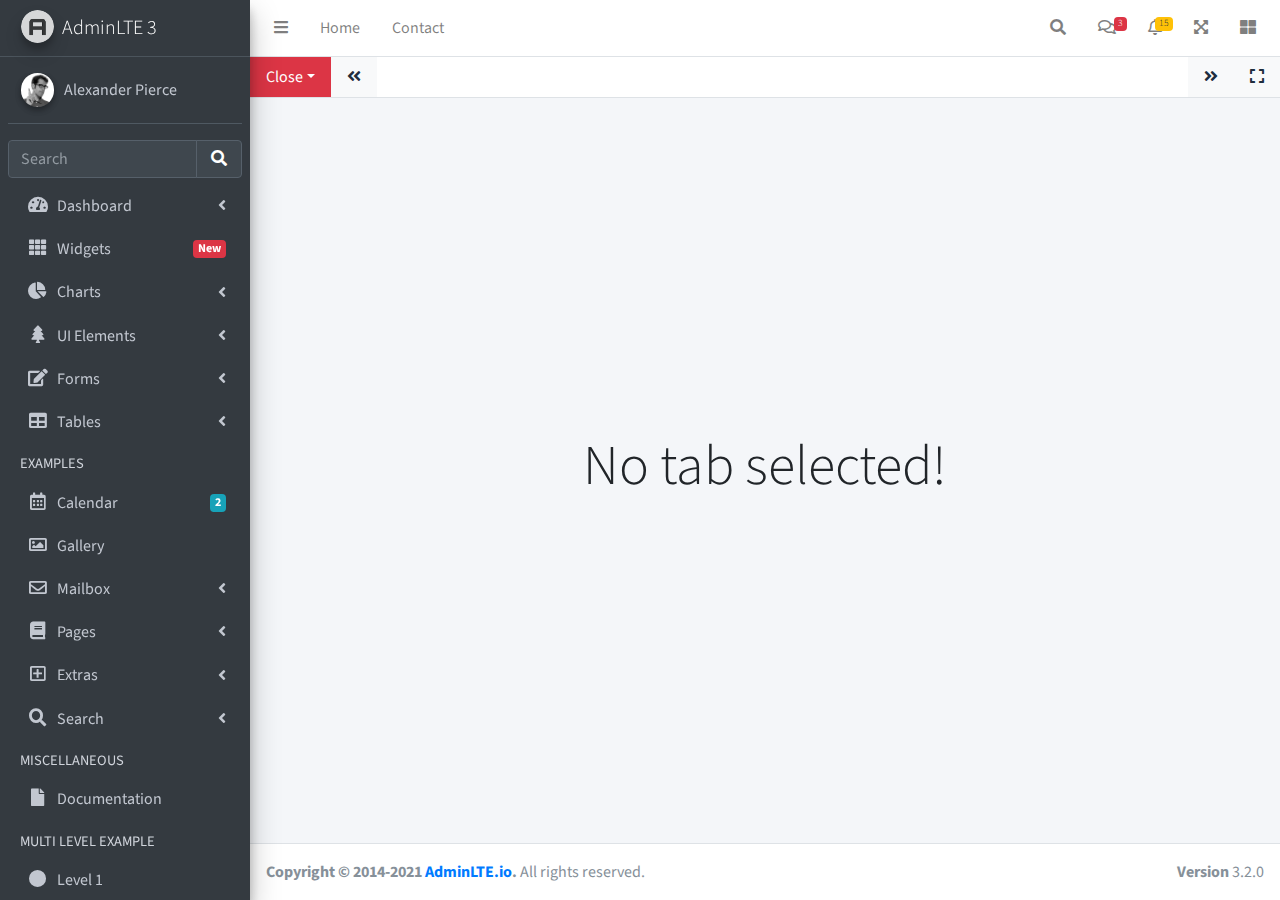
<file: public/template_dashboard/iframe.html>
<!DOCTYPE html>
<html lang="en">
<head>
  <meta charset="utf-8">
  <meta name="viewport" content="width=device-width, initial-scale=1">
  <title>AdminLTE 3 | Tabbed IFrames</title>

  <!-- Google Font: Source Sans Pro -->
  <link rel="stylesheet" href="https://fonts.googleapis.com/css?family=Source+Sans+Pro:300,400,400i,700&display=fallback">
  <!-- Font Awesome -->
  <link rel="stylesheet" href="plugins/fontawesome-free/css/all.min.css">
  <!-- Theme style -->
  <link rel="stylesheet" href="dist/css/adminlte.min.css">
  <!-- overlayScrollbars -->
  <link rel="stylesheet" href="plugins/overlayScrollbars/css/OverlayScrollbars.min.css">
</head>
<body class="hold-transition sidebar-mini layout-fixed" data-panel-auto-height-mode="height">
<div class="wrapper">

  <!-- Navbar -->
  <nav class="main-header navbar navbar-expand navbar-white navbar-light">
    <!-- Left navbar links -->
    <ul class="navbar-nav">
      <li class="nav-item">
        <a class="nav-link" data-widget="pushmenu" href="#" role="button"><i class="fas fa-bars"></i></a>
      </li>
      <li class="nav-item d-none d-sm-inline-block">
        <a href="index3.html" class="nav-link">Home</a>
      </li>
      <li class="nav-item d-none d-sm-inline-block">
        <a href="#" class="nav-link">Contact</a>
      </li>
    </ul>

    <!-- Right navbar links -->
    <ul class="navbar-nav ml-auto">
      <!-- Navbar Search -->
      <li class="nav-item">
        <a class="nav-link" data-widget="navbar-search" href="#" role="button">
          <i class="fas fa-search"></i>
        </a>
        <div class="navbar-search-block">
          <form class="form-inline">
            <div class="input-group input-group-sm">
              <input class="form-control form-control-navbar" type="search" placeholder="Search" aria-label="Search">
              <div class="input-group-append">
                <button class="btn btn-navbar" type="submit">
                  <i class="fas fa-search"></i>
                </button>
                <button class="btn btn-navbar" type="button" data-widget="navbar-search">
                  <i class="fas fa-times"></i>
                </button>
              </div>
            </div>
          </form>
        </div>
      </li>

      <!-- Messages Dropdown Menu -->
      <li class="nav-item dropdown">
        <a class="nav-link" data-toggle="dropdown" href="#">
          <i class="far fa-comments"></i>
          <span class="badge badge-danger navbar-badge">3</span>
        </a>
        <div class="dropdown-menu dropdown-menu-lg dropdown-menu-right">
          <a href="#" class="dropdown-item">
            <!-- Message Start -->
            <div class="media">
              <img src="dist/img/user1-128x128.jpg" alt="User Avatar" class="img-size-50 mr-3 img-circle">
              <div class="media-body">
                <h3 class="dropdown-item-title">
                  Brad Diesel
                  <span class="float-right text-sm text-danger"><i class="fas fa-star"></i></span>
                </h3>
                <p class="text-sm">Call me whenever you can...</p>
                <p class="text-sm text-muted"><i class="far fa-clock mr-1"></i> 4 Hours Ago</p>
              </div>
            </div>
            <!-- Message End -->
          </a>
          <div class="dropdown-divider"></div>
          <a href="#" class="dropdown-item">
            <!-- Message Start -->
            <div class="media">
              <img src="dist/img/user8-128x128.jpg" alt="User Avatar" class="img-size-50 img-circle mr-3">
              <div class="media-body">
                <h3 class="dropdown-item-title">
                  John Pierce
                  <span class="float-right text-sm text-muted"><i class="fas fa-star"></i></span>
                </h3>
                <p class="text-sm">I got your message bro</p>
                <p class="text-sm text-muted"><i class="far fa-clock mr-1"></i> 4 Hours Ago</p>
              </div>
            </div>
            <!-- Message End -->
          </a>
          <div class="dropdown-divider"></div>
          <a href="#" class="dropdown-item">
            <!-- Message Start -->
            <div class="media">
              <img src="dist/img/user3-128x128.jpg" alt="User Avatar" class="img-size-50 img-circle mr-3">
              <div class="media-body">
                <h3 class="dropdown-item-title">
                  Nora Silvester
                  <span class="float-right text-sm text-warning"><i class="fas fa-star"></i></span>
                </h3>
                <p class="text-sm">The subject goes here</p>
                <p class="text-sm text-muted"><i class="far fa-clock mr-1"></i> 4 Hours Ago</p>
              </div>
            </div>
            <!-- Message End -->
          </a>
          <div class="dropdown-divider"></div>
          <a href="#" class="dropdown-item dropdown-footer">See All Messages</a>
        </div>
      </li>
      <!-- Notifications Dropdown Menu -->
      <li class="nav-item dropdown">
        <a class="nav-link" data-toggle="dropdown" href="#">
          <i class="far fa-bell"></i>
          <span class="badge badge-warning navbar-badge">15</span>
        </a>
        <div class="dropdown-menu dropdown-menu-lg dropdown-menu-right">
          <span class="dropdown-item dropdown-header">15 Notifications</span>
          <div class="dropdown-divider"></div>
          <a href="#" class="dropdown-item">
            <i class="fas fa-envelope mr-2"></i> 4 new messages
            <span class="float-right text-muted text-sm">3 mins</span>
          </a>
          <div class="dropdown-divider"></div>
          <a href="#" class="dropdown-item">
            <i class="fas fa-users mr-2"></i> 8 friend requests
            <span class="float-right text-muted text-sm">12 hours</span>
          </a>
          <div class="dropdown-divider"></div>
          <a href="#" class="dropdown-item">
            <i class="fas fa-file mr-2"></i> 3 new reports
            <span class="float-right text-muted text-sm">2 days</span>
          </a>
          <div class="dropdown-divider"></div>
          <a href="#" class="dropdown-item dropdown-footer">See All Notifications</a>
        </div>
      </li>
      <li class="nav-item">
        <a class="nav-link" data-widget="fullscreen" href="#" role="button">
          <i class="fas fa-expand-arrows-alt"></i>
        </a>
      </li>
      <li class="nav-item">
        <a class="nav-link" data-widget="control-sidebar" data-slide="true" href="#" role="button">
          <i class="fas fa-th-large"></i>
        </a>
      </li>
    </ul>
  </nav>
  <!-- /.navbar -->

  <!-- Main Sidebar Container -->
  <aside class="main-sidebar sidebar-dark-primary elevation-4">
    <!-- Brand Logo -->
    <a href="index3.html" class="brand-link">
      <img src="dist/img/AdminLTELogo.png" alt="AdminLTE Logo" class="brand-image img-circle elevation-3" style="opacity: .8">
      <span class="brand-text font-weight-light">AdminLTE 3</span>
    </a>

    <!-- Sidebar -->
    <div class="sidebar">
      <!-- Sidebar user panel (optional) -->
      <div class="user-panel mt-3 pb-3 mb-3 d-flex">
        <div class="image">
          <img src="dist/img/user2-160x160.jpg" class="img-circle elevation-2" alt="User Image">
        </div>
        <div class="info">
          <a href="#" class="d-block">Alexander Pierce</a>
        </div>
      </div>

      <!-- SidebarSearch Form -->
      <div class="form-inline">
        <div class="input-group" data-widget="sidebar-search">
          <input class="form-control form-control-sidebar" type="search" placeholder="Search" aria-label="Search">
          <div class="input-group-append">
            <button class="btn btn-sidebar">
              <i class="fas fa-search fa-fw"></i>
            </button>
          </div>
        </div>
      </div>

      <!-- Sidebar Menu -->
      <nav class="mt-2">
        <ul class="nav nav-pills nav-sidebar flex-column" data-widget="treeview" role="menu" data-accordion="false">
          <!-- Add icons to the links using the .nav-icon class
               with font-awesome or any other icon font library -->
          <li class="nav-item">
            <a href="#" class="nav-link">
              <i class="nav-icon fas fa-tachometer-alt"></i>
              <p>
                Dashboard
                <i class="right fas fa-angle-left"></i>
              </p>
            </a>
            <ul class="nav nav-treeview">
              <li class="nav-item">
                <a href="./index.html" class="nav-link">
                  <i class="far fa-circle nav-icon"></i>
                  <p>Dashboard v1</p>
                </a>
              </li>
              <li class="nav-item">
                <a href="./index2.html" class="nav-link">
                  <i class="far fa-circle nav-icon"></i>
                  <p>Dashboard v2</p>
                </a>
              </li>
              <li class="nav-item">
                <a href="./index3.html" class="nav-link">
                  <i class="far fa-circle nav-icon"></i>
                  <p>Dashboard v3</p>
                </a>
              </li>
            </ul>
          </li>
          <li class="nav-item">
            <a href="pages/widgets.html" class="nav-link">
              <i class="nav-icon fas fa-th"></i>
              <p>
                Widgets
                <span class="right badge badge-danger">New</span>
              </p>
            </a>
          </li>
          <li class="nav-item">
            <a href="#" class="nav-link">
              <i class="nav-icon fas fa-chart-pie"></i>
              <p>
                Charts
                <i class="right fas fa-angle-left"></i>
              </p>
            </a>
            <ul class="nav nav-treeview">
              <li class="nav-item">
                <a href="pages/charts/chartjs.html" class="nav-link">
                  <i class="far fa-circle nav-icon"></i>
                  <p>ChartJS</p>
                </a>
              </li>
              <li class="nav-item">
                <a href="pages/charts/flot.html" class="nav-link">
                  <i class="far fa-circle nav-icon"></i>
                  <p>Flot</p>
                </a>
              </li>
              <li class="nav-item">
                <a href="pages/charts/inline.html" class="nav-link">
                  <i class="far fa-circle nav-icon"></i>
                  <p>Inline</p>
                </a>
              </li>
            </ul>
          </li>
          <li class="nav-item">
            <a href="#" class="nav-link">
              <i class="nav-icon fas fa-tree"></i>
              <p>
                UI Elements
                <i class="fas fa-angle-left right"></i>
              </p>
            </a>
            <ul class="nav nav-treeview">
              <li class="nav-item">
                <a href="pages/UI/general.html" class="nav-link">
                  <i class="far fa-circle nav-icon"></i>
                  <p>General</p>
                </a>
              </li>
              <li class="nav-item">
                <a href="pages/UI/icons.html" class="nav-link">
                  <i class="far fa-circle nav-icon"></i>
                  <p>Icons</p>
                </a>
              </li>
              <li class="nav-item">
                <a href="pages/UI/buttons.html" class="nav-link">
                  <i class="far fa-circle nav-icon"></i>
                  <p>Buttons</p>
                </a>
              </li>
              <li class="nav-item">
                <a href="pages/UI/sliders.html" class="nav-link">
                  <i class="far fa-circle nav-icon"></i>
                  <p>Sliders</p>
                </a>
              </li>
              <li class="nav-item">
                <a href="pages/UI/modals.html" class="nav-link">
                  <i class="far fa-circle nav-icon"></i>
                  <p>Modals & Alerts</p>
                </a>
              </li>
              <li class="nav-item">
                <a href="pages/UI/navbar.html" class="nav-link">
                  <i class="far fa-circle nav-icon"></i>
                  <p>Navbar & Tabs</p>
                </a>
              </li>
              <li class="nav-item">
                <a href="pages/UI/timeline.html" class="nav-link">
                  <i class="far fa-circle nav-icon"></i>
                  <p>Timeline</p>
                </a>
              </li>
              <li class="nav-item">
                <a href="pages/UI/ribbons.html" class="nav-link">
                  <i class="far fa-circle nav-icon"></i>
                  <p>Ribbons</p>
                </a>
              </li>
            </ul>
          </li>
          <li class="nav-item">
            <a href="#" class="nav-link">
              <i class="nav-icon fas fa-edit"></i>
              <p>
                Forms
                <i class="fas fa-angle-left right"></i>
              </p>
            </a>
            <ul class="nav nav-treeview">
              <li class="nav-item">
                <a href="pages/forms/general.html" class="nav-link">
                  <i class="far fa-circle nav-icon"></i>
                  <p>General Elements</p>
                </a>
              </li>
              <li class="nav-item">
                <a href="pages/forms/advanced.html" class="nav-link">
                  <i class="far fa-circle nav-icon"></i>
                  <p>Advanced Elements</p>
                </a>
              </li>
              <li class="nav-item">
                <a href="pages/forms/editors.html" class="nav-link">
                  <i class="far fa-circle nav-icon"></i>
                  <p>Editors</p>
                </a>
              </li>
              <li class="nav-item">
                <a href="pages/forms/validation.html" class="nav-link">
                  <i class="far fa-circle nav-icon"></i>
                  <p>Validation</p>
                </a>
              </li>
            </ul>
          </li>
          <li class="nav-item">
            <a href="#" class="nav-link">
              <i class="nav-icon fas fa-table"></i>
              <p>
                Tables
                <i class="fas fa-angle-left right"></i>
              </p>
            </a>
            <ul class="nav nav-treeview">
              <li class="nav-item">
                <a href="pages/tables/simple.html" class="nav-link">
                  <i class="far fa-circle nav-icon"></i>
                  <p>Simple Tables</p>
                </a>
              </li>
              <li class="nav-item">
                <a href="pages/tables/data.html" class="nav-link">
                  <i class="far fa-circle nav-icon"></i>
                  <p>DataTables</p>
                </a>
              </li>
              <li class="nav-item">
                <a href="pages/tables/jsgrid.html" class="nav-link">
                  <i class="far fa-circle nav-icon"></i>
                  <p>jsGrid</p>
                </a>
              </li>
            </ul>
          </li>
          <li class="nav-header">EXAMPLES</li>
          <li class="nav-item">
            <a href="pages/calendar.html" class="nav-link">
              <i class="nav-icon far fa-calendar-alt"></i>
              <p>
                Calendar
                <span class="badge badge-info right">2</span>
              </p>
            </a>
          </li>
          <li class="nav-item">
            <a href="pages/gallery.html" class="nav-link">
              <i class="nav-icon far fa-image"></i>
              <p>
                Gallery
              </p>
            </a>
          </li>
          <li class="nav-item">
            <a href="#" class="nav-link">
              <i class="nav-icon far fa-envelope"></i>
              <p>
                Mailbox
                <i class="fas fa-angle-left right"></i>
              </p>
            </a>
            <ul class="nav nav-treeview">
              <li class="nav-item">
                <a href="pages/mailbox/mailbox.html" class="nav-link">
                  <i class="far fa-circle nav-icon"></i>
                  <p>Inbox</p>
                </a>
              </li>
              <li class="nav-item">
                <a href="pages/mailbox/compose.html" class="nav-link">
                  <i class="far fa-circle nav-icon"></i>
                  <p>Compose</p>
                </a>
              </li>
              <li class="nav-item">
                <a href="pages/mailbox/read-mail.html" class="nav-link">
                  <i class="far fa-circle nav-icon"></i>
                  <p>Read</p>
                </a>
              </li>
            </ul>
          </li>
          <li class="nav-item">
            <a href="#" class="nav-link">
              <i class="nav-icon fas fa-book"></i>
              <p>
                Pages
                <i class="fas fa-angle-left right"></i>
              </p>
            </a>
            <ul class="nav nav-treeview">
              <li class="nav-item">
                <a href="pages/examples/invoice.html" class="nav-link">
                  <i class="far fa-circle nav-icon"></i>
                  <p>Invoice</p>
                </a>
              </li>
              <li class="nav-item">
                <a href="pages/examples/profile.html" class="nav-link">
                  <i class="far fa-circle nav-icon"></i>
                  <p>Profile</p>
                </a>
              </li>
              <li class="nav-item">
                <a href="pages/examples/e-commerce.html" class="nav-link">
                  <i class="far fa-circle nav-icon"></i>
                  <p>E-commerce</p>
                </a>
              </li>
              <li class="nav-item">
                <a href="pages/examples/projects.html" class="nav-link">
                  <i class="far fa-circle nav-icon"></i>
                  <p>Projects</p>
                </a>
              </li>
              <li class="nav-item">
                <a href="pages/examples/project-add.html" class="nav-link">
                  <i class="far fa-circle nav-icon"></i>
                  <p>Project Add</p>
                </a>
              </li>
              <li class="nav-item">
                <a href="pages/examples/project-edit.html" class="nav-link">
                  <i class="far fa-circle nav-icon"></i>
                  <p>Project Edit</p>
                </a>
              </li>
              <li class="nav-item">
                <a href="pages/examples/project-detail.html" class="nav-link">
                  <i class="far fa-circle nav-icon"></i>
                  <p>Project Detail</p>
                </a>
              </li>
              <li class="nav-item">
                <a href="pages/examples/contacts.html" class="nav-link">
                  <i class="far fa-circle nav-icon"></i>
                  <p>Contacts</p>
                </a>
              </li>
              <li class="nav-item">
                <a href="pages/examples/faq.html" class="nav-link">
                  <i class="far fa-circle nav-icon"></i>
                  <p>FAQ</p>
                </a>
              </li>
              <li class="nav-item">
                <a href="pages/examples/contact-us.html" class="nav-link">
                  <i class="far fa-circle nav-icon"></i>
                  <p>Contact us</p>
                </a>
              </li>
            </ul>
          </li>
          <li class="nav-item">
            <a href="#" class="nav-link">
              <i class="nav-icon far fa-plus-square"></i>
              <p>
                Extras
                <i class="fas fa-angle-left right"></i>
              </p>
            </a>
            <ul class="nav nav-treeview">
              <li class="nav-item">
                <a href="#" class="nav-link">
                  <i class="far fa-circle nav-icon"></i>
                  <p>
                    Login & Register v1
                    <i class="fas fa-angle-left right"></i>
                  </p>
                </a>
                <ul class="nav nav-treeview">
                  <li class="nav-item">
                    <a href="pages/examples/login.html" class="nav-link">
                      <i class="far fa-circle nav-icon"></i>
                      <p>Login v1</p>
                    </a>
                  </li>
                  <li class="nav-item">
                    <a href="pages/examples/register.html" class="nav-link">
                      <i class="far fa-circle nav-icon"></i>
                      <p>Register v1</p>
                    </a>
                  </li>
                  <li class="nav-item">
                    <a href="pages/examples/forgot-password.html" class="nav-link">
                      <i class="far fa-circle nav-icon"></i>
                      <p>Forgot Password v1</p>
                    </a>
                  </li>
                  <li class="nav-item">
                    <a href="pages/examples/recover-password.html" class="nav-link">
                      <i class="far fa-circle nav-icon"></i>
                      <p>Recover Password v1</p>
                    </a>
                  </li>
                </ul>
              </li>
              <li class="nav-item">
                <a href="#" class="nav-link">
                  <i class="far fa-circle nav-icon"></i>
                  <p>
                    Login & Register v2
                    <i class="fas fa-angle-left right"></i>
                  </p>
                </a>
                <ul class="nav nav-treeview">
                  <li class="nav-item">
                    <a href="pages/examples/login-v2.html" class="nav-link">
                      <i class="far fa-circle nav-icon"></i>
                      <p>Login v2</p>
                    </a>
                  </li>
                  <li class="nav-item">
                    <a href="pages/examples/register-v2.html" class="nav-link">
                      <i class="far fa-circle nav-icon"></i>
                      <p>Register v2</p>
                    </a>
                  </li>
                  <li class="nav-item">
                    <a href="pages/examples/forgot-password-v2.html" class="nav-link">
                      <i class="far fa-circle nav-icon"></i>
                      <p>Forgot Password v2</p>
                    </a>
                  </li>
                  <li class="nav-item">
                    <a href="pages/examples/recover-password-v2.html" class="nav-link">
                      <i class="far fa-circle nav-icon"></i>
                      <p>Recover Password v2</p>
                    </a>
                  </li>
                </ul>
              </li>
              <li class="nav-item">
                <a href="pages/examples/lockscreen.html" class="nav-link">
                  <i class="far fa-circle nav-icon"></i>
                  <p>Lockscreen</p>
                </a>
              </li>
              <li class="nav-item">
                <a href="pages/examples/legacy-user-menu.html" class="nav-link">
                  <i class="far fa-circle nav-icon"></i>
                  <p>Legacy User Menu</p>
                </a>
              </li>
              <li class="nav-item">
                <a href="pages/examples/language-menu.html" class="nav-link">
                  <i class="far fa-circle nav-icon"></i>
                  <p>Language Menu</p>
                </a>
              </li>
              <li class="nav-item">
                <a href="pages/examples/404.html" class="nav-link">
                  <i class="far fa-circle nav-icon"></i>
                  <p>Error 404</p>
                </a>
              </li>
              <li class="nav-item">
                <a href="pages/examples/500.html" class="nav-link">
                  <i class="far fa-circle nav-icon"></i>
                  <p>Error 500</p>
                </a>
              </li>
              <li class="nav-item">
                <a href="pages/examples/pace.html" class="nav-link">
                  <i class="far fa-circle nav-icon"></i>
                  <p>Pace</p>
                </a>
              </li>
              <li class="nav-item">
                <a href="pages/examples/blank.html" class="nav-link">
                  <i class="far fa-circle nav-icon"></i>
                  <p>Blank Page</p>
                </a>
              </li>
              <li class="nav-item">
                <a href="starter.html" class="nav-link">
                  <i class="far fa-circle nav-icon"></i>
                  <p>Starter Page</p>
                </a>
              </li>
            </ul>
          </li>
          <li class="nav-item">
            <a href="#" class="nav-link">
              <i class="nav-icon fas fa-search"></i>
              <p>
                Search
                <i class="fas fa-angle-left right"></i>
              </p>
            </a>
            <ul class="nav nav-treeview">
              <li class="nav-item">
                <a href="pages/search/simple.html" class="nav-link">
                  <i class="far fa-circle nav-icon"></i>
                  <p>Simple Search</p>
                </a>
              </li>
              <li class="nav-item">
                <a href="pages/search/enhanced.html" class="nav-link">
                  <i class="far fa-circle nav-icon"></i>
                  <p>Enhanced</p>
                </a>
              </li>
            </ul>
          </li>
          <li class="nav-header">MISCELLANEOUS</li>
          <li class="nav-item">
            <a href="https://adminlte.io/docs/3.1/" class="nav-link">
              <i class="nav-icon fas fa-file"></i>
              <p>Documentation</p>
            </a>
          </li>
          <li class="nav-header">MULTI LEVEL EXAMPLE</li>
          <li class="nav-item">
            <a href="#" class="nav-link">
              <i class="fas fa-circle nav-icon"></i>
              <p>Level 1</p>
            </a>
          </li>
          <li class="nav-item">
            <a href="#" class="nav-link">
              <i class="nav-icon fas fa-circle"></i>
              <p>
                Level 1
                <i class="right fas fa-angle-left"></i>
              </p>
            </a>
            <ul class="nav nav-treeview">
              <li class="nav-item">
                <a href="#" class="nav-link">
                  <i class="far fa-circle nav-icon"></i>
                  <p>Level 2</p>
                </a>
              </li>
              <li class="nav-item">
                <a href="#" class="nav-link">
                  <i class="far fa-circle nav-icon"></i>
                  <p>
                    Level 2
                    <i class="right fas fa-angle-left"></i>
                  </p>
                </a>
                <ul class="nav nav-treeview">
                  <li class="nav-item">
                    <a href="#" class="nav-link">
                      <i class="far fa-dot-circle nav-icon"></i>
                      <p>Level 3</p>
                    </a>
                  </li>
                  <li class="nav-item">
                    <a href="#" class="nav-link">
                      <i class="far fa-dot-circle nav-icon"></i>
                      <p>Level 3</p>
                    </a>
                  </li>
                  <li class="nav-item">
                    <a href="#" class="nav-link">
                      <i class="far fa-dot-circle nav-icon"></i>
                      <p>Level 3</p>
                    </a>
                  </li>
                </ul>
              </li>
              <li class="nav-item">
                <a href="#" class="nav-link">
                  <i class="far fa-circle nav-icon"></i>
                  <p>Level 2</p>
                </a>
              </li>
            </ul>
          </li>
          <li class="nav-item">
            <a href="#" class="nav-link">
              <i class="fas fa-circle nav-icon"></i>
              <p>Level 1</p>
            </a>
          </li>
          <li class="nav-header">LABELS</li>
          <li class="nav-item">
            <a href="#" class="nav-link">
              <i class="nav-icon far fa-circle text-danger"></i>
              <p class="text">Important</p>
            </a>
          </li>
          <li class="nav-item">
            <a href="#" class="nav-link">
              <i class="nav-icon far fa-circle text-warning"></i>
              <p>Warning</p>
            </a>
          </li>
          <li class="nav-item">
            <a href="#" class="nav-link">
              <i class="nav-icon far fa-circle text-info"></i>
              <p>Informational</p>
            </a>
          </li>
        </ul>
      </nav>
      <!-- /.sidebar-menu -->
    </div>
    <!-- /.sidebar -->
  </aside>

  <!-- Content Wrapper. Contains page content -->
  <div class="content-wrapper iframe-mode" data-widget="iframe" data-loading-screen="750">
    <div class="nav navbar navbar-expand navbar-white navbar-light border-bottom p-0">
      <div class="nav-item dropdown">
        <a class="nav-link bg-danger dropdown-toggle" data-toggle="dropdown" href="#" role="button" aria-haspopup="true" aria-expanded="false">Close</a>
        <div class="dropdown-menu mt-0">
          <a class="dropdown-item" href="#" data-widget="iframe-close" data-type="all">Close All</a>
          <a class="dropdown-item" href="#" data-widget="iframe-close" data-type="all-other">Close All Other</a>
        </div>
      </div>
      <a class="nav-link bg-light" href="#" data-widget="iframe-scrollleft"><i class="fas fa-angle-double-left"></i></a>
      <ul class="navbar-nav overflow-hidden" role="tablist"></ul>
      <a class="nav-link bg-light" href="#" data-widget="iframe-scrollright"><i class="fas fa-angle-double-right"></i></a>
      <a class="nav-link bg-light" href="#" data-widget="iframe-fullscreen"><i class="fas fa-expand"></i></a>
    </div>
    <div class="tab-content">
      <div class="tab-empty">
        <h2 class="display-4">No tab selected!</h2>
      </div>
      <div class="tab-loading">
        <div>
          <h2 class="display-4">Tab is loading <i class="fa fa-sync fa-spin"></i></h2>
        </div>
      </div>
    </div>
  </div>
  <!-- /.content-wrapper -->
  <footer class="main-footer">
    <strong>Copyright &copy; 2014-2021 <a href="https://adminlte.io">AdminLTE.io</a>.</strong>
    All rights reserved.
    <div class="float-right d-none d-sm-inline-block">
      <b>Version</b> 3.2.0
    </div>
  </footer>

  <!-- Control Sidebar -->
  <aside class="control-sidebar control-sidebar-dark">
    <!-- Control sidebar content goes here -->
  </aside>
  <!-- /.control-sidebar -->
</div>
<!-- ./wrapper -->

<!-- jQuery -->
<script src="plugins/jquery/jquery.min.js"></script>
<!-- jQuery UI 1.11.4 -->
<script src="plugins/jquery-ui/jquery-ui.min.js"></script>
<!-- Resolve conflict in jQuery UI tooltip with Bootstrap tooltip -->
<script>
  $.widget.bridge('uibutton', $.ui.button)
</script>
<!-- Bootstrap 4 -->
<script src="plugins/bootstrap/js/bootstrap.bundle.min.js"></script>
<!-- overlayScrollbars -->
<script src="plugins/overlayScrollbars/js/jquery.overlayScrollbars.min.js"></script>
<!-- AdminLTE App -->
<script src="dist/js/adminlte.js"></script>
<!-- AdminLTE for demo purposes -->
<script src="dist/js/demo.js"></script>
</body>
</html>
</file>
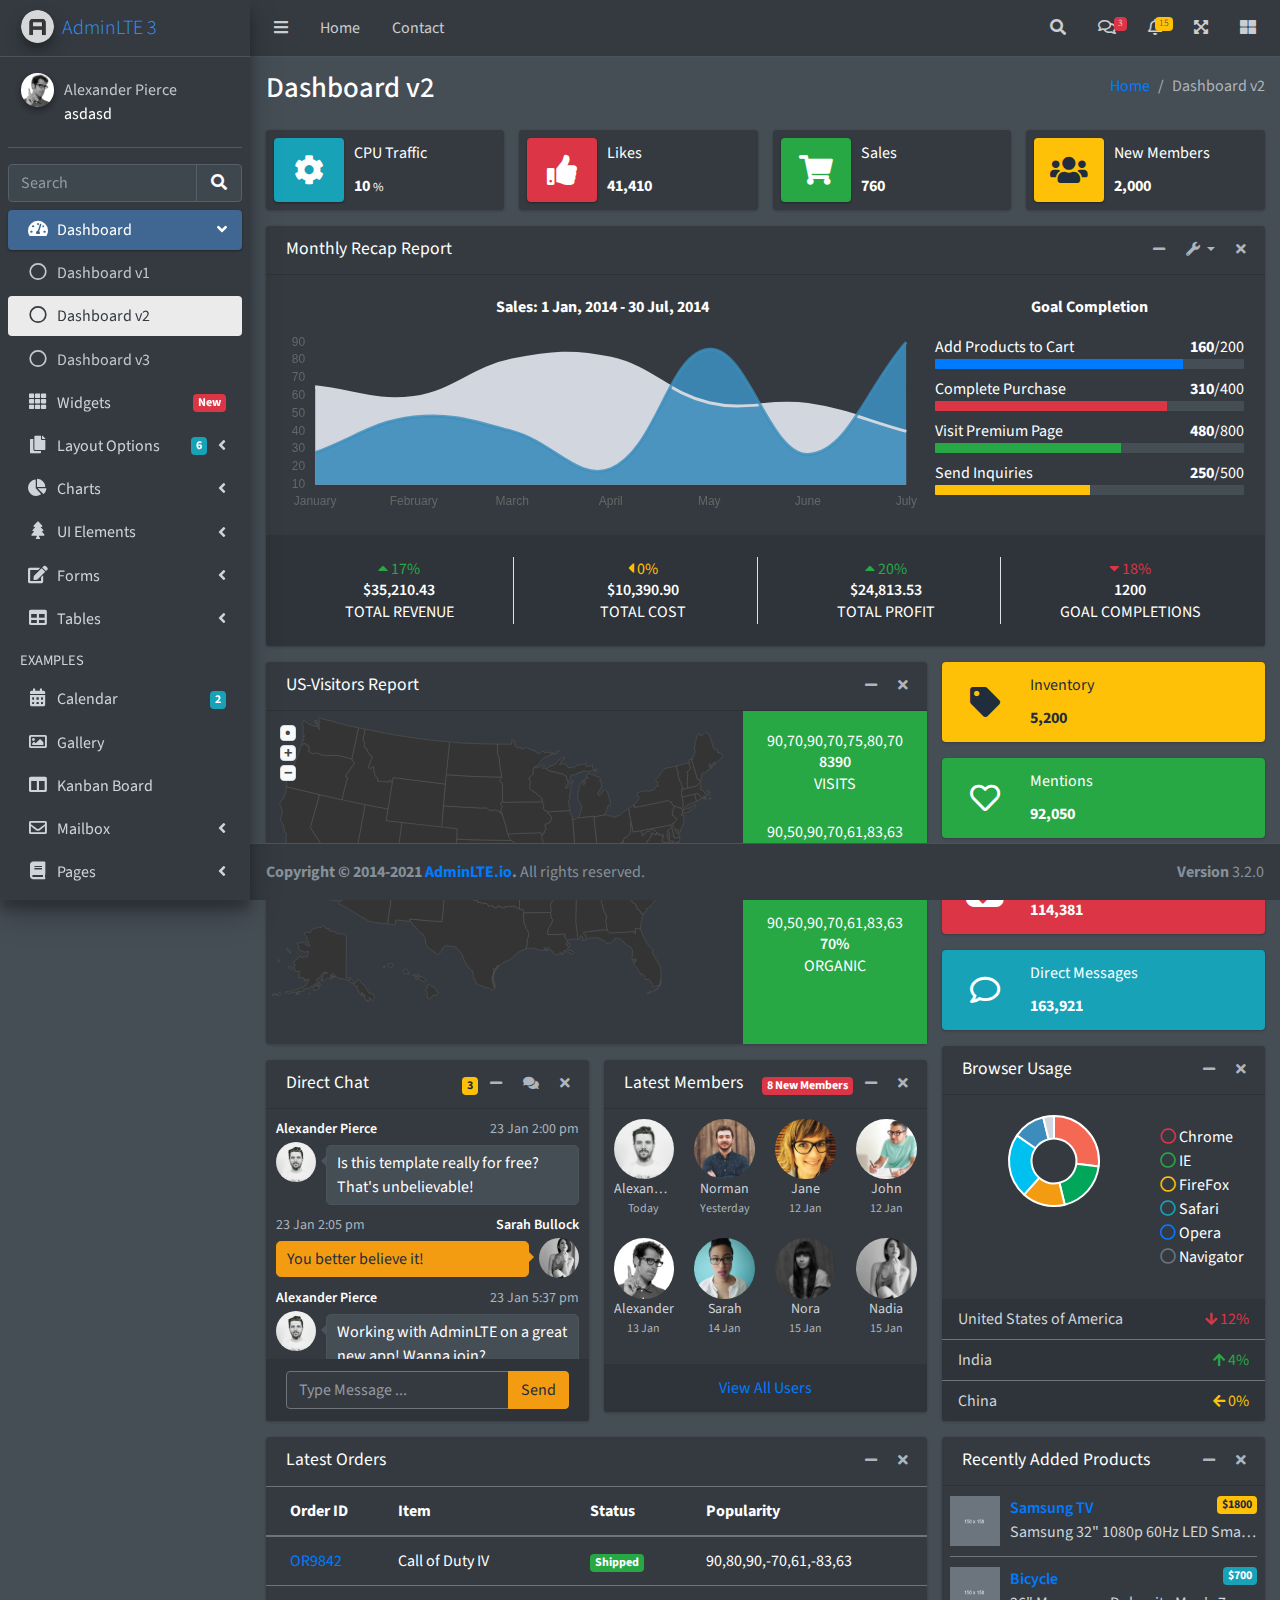
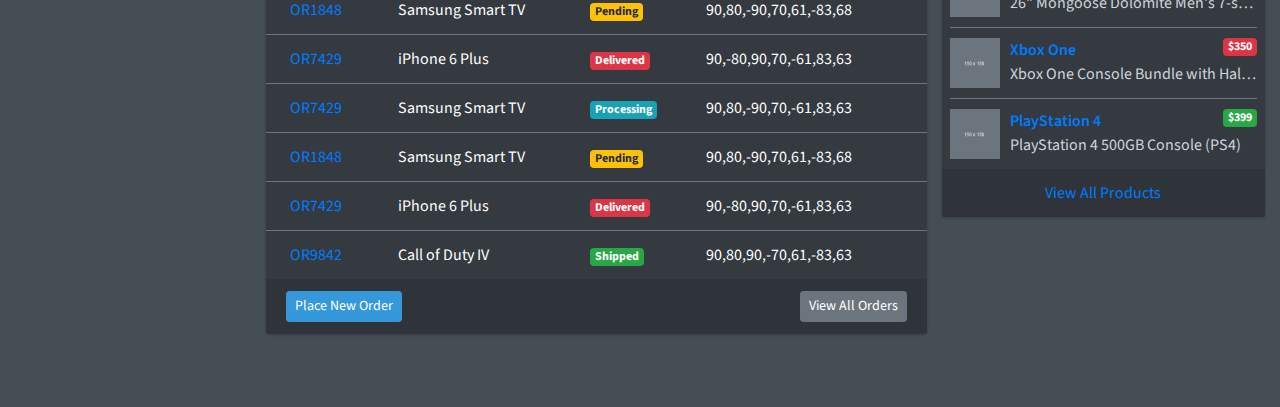
<file: public/template_dashboard/index2.html>
<!DOCTYPE html>
<html lang="en">
<head>
  <meta charset="utf-8">
  <meta name="viewport" content="width=device-width, initial-scale=1">
  <title>AdminLTE 3 | Dashboard 2</title>

  <!-- Google Font: Source Sans Pro -->
  <link rel="stylesheet" href="https://fonts.googleapis.com/css?family=Source+Sans+Pro:300,400,400i,700&display=fallback">
  <!-- Font Awesome Icons -->
  <link rel="stylesheet" href="plugins/fontawesome-free/css/all.min.css">
  <!-- overlayScrollbars -->
  <link rel="stylesheet" href="plugins/overlayScrollbars/css/OverlayScrollbars.min.css">
  <!-- Theme style -->
  <link rel="stylesheet" href="dist/css/adminlte.min.css">
</head>
<body class="hold-transition dark-mode sidebar-mini layout-fixed layout-navbar-fixed layout-footer-fixed">
<div class="wrapper">

  <!-- Preloader -->
  <div class="preloader flex-column justify-content-center align-items-center">
    <img class="animation__wobble" src="dist/img/AdminLTELogo.png" alt="AdminLTELogo" height="60" width="60">
  </div>

  <!-- Navbar -->
  <nav class="main-header navbar navbar-expand navbar-dark">
    <!-- Left navbar links -->
    <ul class="navbar-nav">
      <li class="nav-item">
        <a class="nav-link" data-widget="pushmenu" href="#" role="button"><i class="fas fa-bars"></i></a>
      </li>
      <li class="nav-item d-none d-sm-inline-block">
        <a href="index3.html" class="nav-link">Home</a>
      </li>
      <li class="nav-item d-none d-sm-inline-block">
        <a href="#" class="nav-link">Contact</a>
      </li>
    </ul>

    <!-- Right navbar links -->
    <ul class="navbar-nav ml-auto">
      <!-- Navbar Search -->
      <li class="nav-item">
        <a class="nav-link" data-widget="navbar-search" href="#" role="button">
          <i class="fas fa-search"></i>
        </a>
        <div class="navbar-search-block">
          <form class="form-inline">
            <div class="input-group input-group-sm">
              <input class="form-control form-control-navbar" type="search" placeholder="Search" aria-label="Search">
              <div class="input-group-append">
                <button class="btn btn-navbar" type="submit">
                  <i class="fas fa-search"></i>
                </button>
                <button class="btn btn-navbar" type="button" data-widget="navbar-search">
                  <i class="fas fa-times"></i>
                </button>
              </div>
            </div>
          </form>
        </div>
      </li>

      <!-- Messages Dropdown Menu -->
      <li class="nav-item dropdown">
        <a class="nav-link" data-toggle="dropdown" href="#">
          <i class="far fa-comments"></i>
          <span class="badge badge-danger navbar-badge">3</span>
        </a>
        <div class="dropdown-menu dropdown-menu-lg dropdown-menu-right">
          <a href="#" class="dropdown-item">
            <!-- Message Start -->
            <div class="media">
              <img src="dist/img/user1-128x128.jpg" alt="User Avatar" class="img-size-50 mr-3 img-circle">
              <div class="media-body">
                <h3 class="dropdown-item-title">
                  Brad Diesel
                  <span class="float-right text-sm text-danger"><i class="fas fa-star"></i></span>
                </h3>
                <p class="text-sm">Call me whenever you can...</p>
                <p class="text-sm text-muted"><i class="far fa-clock mr-1"></i> 4 Hours Ago</p>
              </div>
            </div>
            <!-- Message End -->
          </a>
          <div class="dropdown-divider"></div>
          <a href="#" class="dropdown-item">
            <!-- Message Start -->
            <div class="media">
              <img src="dist/img/user8-128x128.jpg" alt="User Avatar" class="img-size-50 img-circle mr-3">
              <div class="media-body">
                <h3 class="dropdown-item-title">
                  John Pierce
                  <span class="float-right text-sm text-muted"><i class="fas fa-star"></i></span>
                </h3>
                <p class="text-sm">I got your message bro</p>
                <p class="text-sm text-muted"><i class="far fa-clock mr-1"></i> 4 Hours Ago</p>
              </div>
            </div>
            <!-- Message End -->
          </a>
          <div class="dropdown-divider"></div>
          <a href="#" class="dropdown-item">
            <!-- Message Start -->
            <div class="media">
              <img src="dist/img/user3-128x128.jpg" alt="User Avatar" class="img-size-50 img-circle mr-3">
              <div class="media-body">
                <h3 class="dropdown-item-title">
                  Nora Silvester
                  <span class="float-right text-sm text-warning"><i class="fas fa-star"></i></span>
                </h3>
                <p class="text-sm">The subject goes here</p>
                <p class="text-sm text-muted"><i class="far fa-clock mr-1"></i> 4 Hours Ago</p>
              </div>
            </div>
            <!-- Message End -->
          </a>
          <div class="dropdown-divider"></div>
          <a href="#" class="dropdown-item dropdown-footer">See All Messages</a>
        </div>
      </li>
      <!-- Notifications Dropdown Menu -->
      <li class="nav-item dropdown">
        <a class="nav-link" data-toggle="dropdown" href="#">
          <i class="far fa-bell"></i>
          <span class="badge badge-warning navbar-badge">15</span>
        </a>
        <div class="dropdown-menu dropdown-menu-lg dropdown-menu-right">
          <span class="dropdown-item dropdown-header">15 Notifications</span>
          <div class="dropdown-divider"></div>
          <a href="#" class="dropdown-item">
            <i class="fas fa-envelope mr-2"></i> 4 new messages
            <span class="float-right text-muted text-sm">3 mins</span>
          </a>
          <div class="dropdown-divider"></div>
          <a href="#" class="dropdown-item">
            <i class="fas fa-users mr-2"></i> 8 friend requests
            <span class="float-right text-muted text-sm">12 hours</span>
          </a>
          <div class="dropdown-divider"></div>
          <a href="#" class="dropdown-item">
            <i class="fas fa-file mr-2"></i> 3 new reports
            <span class="float-right text-muted text-sm">2 days</span>
          </a>
          <div class="dropdown-divider"></div>
          <a href="#" class="dropdown-item dropdown-footer">See All Notifications</a>
        </div>
      </li>
      <li class="nav-item">
        <a class="nav-link" data-widget="fullscreen" href="#" role="button">
          <i class="fas fa-expand-arrows-alt"></i>
        </a>
      </li>
      <li class="nav-item">
        <a class="nav-link" data-widget="control-sidebar" data-slide="true" href="#" role="button">
          <i class="fas fa-th-large"></i>
        </a>
      </li>
    </ul>
  </nav>
  <!-- /.navbar -->

  <!-- Main Sidebar Container -->
  <aside class="main-sidebar sidebar-dark-primary elevation-4">
    <!-- Brand Logo -->
    <a href="index3.html" class="brand-link">
      <img src="dist/img/AdminLTELogo.png" alt="AdminLTE Logo" class="brand-image img-circle elevation-3" style="opacity: .8">
      <span class="brand-text font-weight-light">AdminLTE 3</span>
    </a>

    <!-- Sidebar -->
    <div class="sidebar">
      <!-- Sidebar user panel (optional) -->
      <div class="user-panel mt-3 pb-3 mb-3 d-flex">
        <div class="image">
          <img src="dist/img/user2-160x160.jpg" class="img-circle elevation-2" alt="User Image">
        </div>
        <div class="info">
          <a href="#" class="d-block">Alexander Pierce</a>asdasd
          
        </div>
      </div>

      <!-- SidebarSearch Form -->
      <div class="form-inline">
        <div class="input-group" data-widget="sidebar-search">
          <input class="form-control form-control-sidebar" type="search" placeholder="Search" aria-label="Search">
          <div class="input-group-append">
            <button class="btn btn-sidebar">
              <i class="fas fa-search fa-fw"></i>
            </button>
          </div>
        </div>
      </div>

      <!-- Sidebar Menu -->
      <nav class="mt-2">
        <ul class="nav nav-pills nav-sidebar flex-column" data-widget="treeview" role="menu" data-accordion="false">
          <!-- Add icons to the links using the .nav-icon class
               with font-awesome or any other icon font library -->
          <li class="nav-item menu-open">
            <a href="#" class="nav-link active">
              <i class="nav-icon fas fa-tachometer-alt"></i>
              <p>
                Dashboard
                <i class="right fas fa-angle-left"></i>
              </p>
            </a>
            <ul class="nav nav-treeview">
              <li class="nav-item">
                <a href="./index.html" class="nav-link">
                  <i class="far fa-circle nav-icon"></i>
                  <p>Dashboard v1</p>
                </a>
              </li>
              <li class="nav-item">
                <a href="./index2.html" class="nav-link active">
                  <i class="far fa-circle nav-icon"></i>
                  <p>Dashboard v2</p>
                </a>
              </li>
              <li class="nav-item">
                <a href="./index3.html" class="nav-link">
                  <i class="far fa-circle nav-icon"></i>
                  <p>Dashboard v3</p>
                </a>
              </li>
            </ul>
          </li>
          <li class="nav-item">
            <a href="pages/widgets.html" class="nav-link">
              <i class="nav-icon fas fa-th"></i>
              <p>
                Widgets
                <span class="right badge badge-danger">New</span>
              </p>
            </a>
          </li>
          <li class="nav-item">
            <a href="#" class="nav-link">
              <i class="nav-icon fas fa-copy"></i>
              <p>
                Layout Options
                <i class="fas fa-angle-left right"></i>
                <span class="badge badge-info right">6</span>
              </p>
            </a>
            <ul class="nav nav-treeview">
              <li class="nav-item">
                <a href="pages/layout/top-nav.html" class="nav-link">
                  <i class="far fa-circle nav-icon"></i>
                  <p>Top Navigation</p>
                </a>
              </li>
              <li class="nav-item">
                <a href="pages/layout/top-nav-sidebar.html" class="nav-link">
                  <i class="far fa-circle nav-icon"></i>
                  <p>Top Navigation + Sidebar</p>
                </a>
              </li>
              <li class="nav-item">
                <a href="pages/layout/boxed.html" class="nav-link">
                  <i class="far fa-circle nav-icon"></i>
                  <p>Boxed</p>
                </a>
              </li>
              <li class="nav-item">
                <a href="pages/layout/fixed-sidebar.html" class="nav-link">
                  <i class="far fa-circle nav-icon"></i>
                  <p>Fixed Sidebar</p>
                </a>
              </li>
              <li class="nav-item">
                <a href="pages/layout/fixed-sidebar-custom.html" class="nav-link">
                  <i class="far fa-circle nav-icon"></i>
                  <p>Fixed Sidebar <small>+ Custom Area</small></p>
                </a>
              </li>
              <li class="nav-item">
                <a href="pages/layout/fixed-topnav.html" class="nav-link">
                  <i class="far fa-circle nav-icon"></i>
                  <p>Fixed Navbar</p>
                </a>
              </li>
              <li class="nav-item">
                <a href="pages/layout/fixed-footer.html" class="nav-link">
                  <i class="far fa-circle nav-icon"></i>
                  <p>Fixed Footer</p>
                </a>
              </li>
              <li class="nav-item">
                <a href="pages/layout/collapsed-sidebar.html" class="nav-link">
                  <i class="far fa-circle nav-icon"></i>
                  <p>Collapsed Sidebar</p>
                </a>
              </li>
            </ul>
          </li>
          <li class="nav-item">
            <a href="#" class="nav-link">
              <i class="nav-icon fas fa-chart-pie"></i>
              <p>
                Charts
                <i class="right fas fa-angle-left"></i>
              </p>
            </a>
            <ul class="nav nav-treeview">
              <li class="nav-item">
                <a href="pages/charts/chartjs.html" class="nav-link">
                  <i class="far fa-circle nav-icon"></i>
                  <p>ChartJS</p>
                </a>
              </li>
              <li class="nav-item">
                <a href="pages/charts/flot.html" class="nav-link">
                  <i class="far fa-circle nav-icon"></i>
                  <p>Flot</p>
                </a>
              </li>
              <li class="nav-item">
                <a href="pages/charts/inline.html" class="nav-link">
                  <i class="far fa-circle nav-icon"></i>
                  <p>Inline</p>
                </a>
              </li>
              <li class="nav-item">
                <a href="pages/charts/uplot.html" class="nav-link">
                  <i class="far fa-circle nav-icon"></i>
                  <p>uPlot</p>
                </a>
              </li>
            </ul>
          </li>
          <li class="nav-item">
            <a href="#" class="nav-link">
              <i class="nav-icon fas fa-tree"></i>
              <p>
                UI Elements
                <i class="fas fa-angle-left right"></i>
              </p>
            </a>
            <ul class="nav nav-treeview">
              <li class="nav-item">
                <a href="pages/UI/general.html" class="nav-link">
                  <i class="far fa-circle nav-icon"></i>
                  <p>General</p>
                </a>
              </li>
              <li class="nav-item">
                <a href="pages/UI/icons.html" class="nav-link">
                  <i class="far fa-circle nav-icon"></i>
                  <p>Icons</p>
                </a>
              </li>
              <li class="nav-item">
                <a href="pages/UI/buttons.html" class="nav-link">
                  <i class="far fa-circle nav-icon"></i>
                  <p>Buttons</p>
                </a>
              </li>
              <li class="nav-item">
                <a href="pages/UI/sliders.html" class="nav-link">
                  <i class="far fa-circle nav-icon"></i>
                  <p>Sliders</p>
                </a>
              </li>
              <li class="nav-item">
                <a href="pages/UI/modals.html" class="nav-link">
                  <i class="far fa-circle nav-icon"></i>
                  <p>Modals & Alerts</p>
                </a>
              </li>
              <li class="nav-item">
                <a href="pages/UI/navbar.html" class="nav-link">
                  <i class="far fa-circle nav-icon"></i>
                  <p>Navbar & Tabs</p>
                </a>
              </li>
              <li class="nav-item">
                <a href="pages/UI/timeline.html" class="nav-link">
                  <i class="far fa-circle nav-icon"></i>
                  <p>Timeline</p>
                </a>
              </li>
              <li class="nav-item">
                <a href="pages/UI/ribbons.html" class="nav-link">
                  <i class="far fa-circle nav-icon"></i>
                  <p>Ribbons</p>
                </a>
              </li>
            </ul>
          </li>
          <li class="nav-item">
            <a href="#" class="nav-link">
              <i class="nav-icon fas fa-edit"></i>
              <p>
                Forms
                <i class="fas fa-angle-left right"></i>
              </p>
            </a>
            <ul class="nav nav-treeview">
              <li class="nav-item">
                <a href="pages/forms/general.html" class="nav-link">
                  <i class="far fa-circle nav-icon"></i>
                  <p>General Elements</p>
                </a>
              </li>
              <li class="nav-item">
                <a href="pages/forms/advanced.html" class="nav-link">
                  <i class="far fa-circle nav-icon"></i>
                  <p>Advanced Elements</p>
                </a>
              </li>
              <li class="nav-item">
                <a href="pages/forms/editors.html" class="nav-link">
                  <i class="far fa-circle nav-icon"></i>
                  <p>Editors</p>
                </a>
              </li>
              <li class="nav-item">
                <a href="pages/forms/validation.html" class="nav-link">
                  <i class="far fa-circle nav-icon"></i>
                  <p>Validation</p>
                </a>
              </li>
            </ul>
          </li>
          <li class="nav-item">
            <a href="#" class="nav-link">
              <i class="nav-icon fas fa-table"></i>
              <p>
                Tables
                <i class="fas fa-angle-left right"></i>
              </p>
            </a>
            <ul class="nav nav-treeview">
              <li class="nav-item">
                <a href="pages/tables/simple.html" class="nav-link">
                  <i class="far fa-circle nav-icon"></i>
                  <p>Simple Tables</p>
                </a>
              </li>
              <li class="nav-item">
                <a href="pages/tables/data.html" class="nav-link">
                  <i class="far fa-circle nav-icon"></i>
                  <p>DataTables</p>
                </a>
              </li>
              <li class="nav-item">
                <a href="pages/tables/jsgrid.html" class="nav-link">
                  <i class="far fa-circle nav-icon"></i>
                  <p>jsGrid</p>
                </a>
              </li>
            </ul>
          </li>
          <li class="nav-header">EXAMPLES</li>
          <li class="nav-item">
            <a href="pages/calendar.html" class="nav-link">
              <i class="nav-icon fas fa-calendar-alt"></i>
              <p>
                Calendar
                <span class="badge badge-info right">2</span>
              </p>
            </a>
          </li>
          <li class="nav-item">
            <a href="pages/gallery.html" class="nav-link">
              <i class="nav-icon far fa-image"></i>
              <p>
                Gallery
              </p>
            </a>
          </li>
          <li class="nav-item">
            <a href="pages/kanban.html" class="nav-link">
              <i class="nav-icon fas fa-columns"></i>
              <p>
                Kanban Board
              </p>
            </a>
          </li>
          <li class="nav-item">
            <a href="#" class="nav-link">
              <i class="nav-icon far fa-envelope"></i>
              <p>
                Mailbox
                <i class="fas fa-angle-left right"></i>
              </p>
            </a>
            <ul class="nav nav-treeview">
              <li class="nav-item">
                <a href="pages/mailbox/mailbox.html" class="nav-link">
                  <i class="far fa-circle nav-icon"></i>
                  <p>Inbox</p>
                </a>
              </li>
              <li class="nav-item">
                <a href="pages/mailbox/compose.html" class="nav-link">
                  <i class="far fa-circle nav-icon"></i>
                  <p>Compose</p>
                </a>
              </li>
              <li class="nav-item">
                <a href="pages/mailbox/read-mail.html" class="nav-link">
                  <i class="far fa-circle nav-icon"></i>
                  <p>Read</p>
                </a>
              </li>
            </ul>
          </li>
          <li class="nav-item">
            <a href="#" class="nav-link">
              <i class="nav-icon fas fa-book"></i>
              <p>
                Pages
                <i class="fas fa-angle-left right"></i>
              </p>
            </a>
            <ul class="nav nav-treeview">
              <li class="nav-item">
                <a href="pages/examples/invoice.html" class="nav-link">
                  <i class="far fa-circle nav-icon"></i>
                  <p>Invoice</p>
                </a>
              </li>
              <li class="nav-item">
                <a href="pages/examples/profile.html" class="nav-link">
                  <i class="far fa-circle nav-icon"></i>
                  <p>Profile</p>
                </a>
              </li>
              <li class="nav-item">
                <a href="pages/examples/e-commerce.html" class="nav-link">
                  <i class="far fa-circle nav-icon"></i>
                  <p>E-commerce</p>
                </a>
              </li>
              <li class="nav-item">
                <a href="pages/examples/projects.html" class="nav-link">
                  <i class="far fa-circle nav-icon"></i>
                  <p>Projects</p>
                </a>
              </li>
              <li class="nav-item">
                <a href="pages/examples/project-add.html" class="nav-link">
                  <i class="far fa-circle nav-icon"></i>
                  <p>Project Add</p>
                </a>
              </li>
              <li class="nav-item">
                <a href="pages/examples/project-edit.html" class="nav-link">
                  <i class="far fa-circle nav-icon"></i>
                  <p>Project Edit</p>
                </a>
              </li>
              <li class="nav-item">
                <a href="pages/examples/project-detail.html" class="nav-link">
                  <i class="far fa-circle nav-icon"></i>
                  <p>Project Detail</p>
                </a>
              </li>
              <li class="nav-item">
                <a href="pages/examples/contacts.html" class="nav-link">
                  <i class="far fa-circle nav-icon"></i>
                  <p>Contacts</p>
                </a>
              </li>
              <li class="nav-item">
                <a href="pages/examples/faq.html" class="nav-link">
                  <i class="far fa-circle nav-icon"></i>
                  <p>FAQ</p>
                </a>
              </li>
              <li class="nav-item">
                <a href="pages/examples/contact-us.html" class="nav-link">
                  <i class="far fa-circle nav-icon"></i>
                  <p>Contact us</p>
                </a>
              </li>
            </ul>
          </li>
          <li class="nav-item">
            <a href="#" class="nav-link">
              <i class="nav-icon far fa-plus-square"></i>
              <p>
                Extras
                <i class="fas fa-angle-left right"></i>
              </p>
            </a>
            <ul class="nav nav-treeview">
              <li class="nav-item">
                <a href="#" class="nav-link">
                  <i class="far fa-circle nav-icon"></i>
                  <p>
                    Login & Register v1
                    <i class="fas fa-angle-left right"></i>
                  </p>
                </a>
                <ul class="nav nav-treeview">
                  <li class="nav-item">
                    <a href="pages/examples/login.html" class="nav-link">
                      <i class="far fa-circle nav-icon"></i>
                      <p>Login v1</p>
                    </a>
                  </li>
                  <li class="nav-item">
                    <a href="pages/examples/register.html" class="nav-link">
                      <i class="far fa-circle nav-icon"></i>
                      <p>Register v1</p>
                    </a>
                  </li>
                  <li class="nav-item">
                    <a href="pages/examples/forgot-password.html" class="nav-link">
                      <i class="far fa-circle nav-icon"></i>
                      <p>Forgot Password v1</p>
                    </a>
                  </li>
                  <li class="nav-item">
                    <a href="pages/examples/recover-password.html" class="nav-link">
                      <i class="far fa-circle nav-icon"></i>
                      <p>Recover Password v1</p>
                    </a>
                  </li>
                </ul>
              </li>
              <li class="nav-item">
                <a href="#" class="nav-link">
                  <i class="far fa-circle nav-icon"></i>
                  <p>
                    Login & Register v2
                    <i class="fas fa-angle-left right"></i>
                  </p>
                </a>
                <ul class="nav nav-treeview">
                  <li class="nav-item">
                    <a href="pages/examples/login-v2.html" class="nav-link">
                      <i class="far fa-circle nav-icon"></i>
                      <p>Login v2</p>
                    </a>
                  </li>
                  <li class="nav-item">
                    <a href="pages/examples/register-v2.html" class="nav-link">
                      <i class="far fa-circle nav-icon"></i>
                      <p>Register v2</p>
                    </a>
                  </li>
                  <li class="nav-item">
                    <a href="pages/examples/forgot-password-v2.html" class="nav-link">
                      <i class="far fa-circle nav-icon"></i>
                      <p>Forgot Password v2</p>
                    </a>
                  </li>
                  <li class="nav-item">
                    <a href="pages/examples/recover-password-v2.html" class="nav-link">
                      <i class="far fa-circle nav-icon"></i>
                      <p>Recover Password v2</p>
                    </a>
                  </li>
                </ul>
              </li>
              <li class="nav-item">
                <a href="pages/examples/lockscreen.html" class="nav-link">
                  <i class="far fa-circle nav-icon"></i>
                  <p>Lockscreen</p>
                </a>
              </li>
              <li class="nav-item">
                <a href="pages/examples/legacy-user-menu.html" class="nav-link">
                  <i class="far fa-circle nav-icon"></i>
                  <p>Legacy User Menu</p>
                </a>
              </li>
              <li class="nav-item">
                <a href="pages/examples/language-menu.html" class="nav-link">
                  <i class="far fa-circle nav-icon"></i>
                  <p>Language Menu</p>
                </a>
              </li>
              <li class="nav-item">
                <a href="pages/examples/404.html" class="nav-link">
                  <i class="far fa-circle nav-icon"></i>
                  <p>Error 404</p>
                </a>
              </li>
              <li class="nav-item">
                <a href="pages/examples/500.html" class="nav-link">
                  <i class="far fa-circle nav-icon"></i>
                  <p>Error 500</p>
                </a>
              </li>
              <li class="nav-item">
                <a href="pages/examples/pace.html" class="nav-link">
                  <i class="far fa-circle nav-icon"></i>
                  <p>Pace</p>
                </a>
              </li>
              <li class="nav-item">
                <a href="pages/examples/blank.html" class="nav-link">
                  <i class="far fa-circle nav-icon"></i>
                  <p>Blank Page</p>
                </a>
              </li>
              <li class="nav-item">
                <a href="starter.html" class="nav-link">
                  <i class="far fa-circle nav-icon"></i>
                  <p>Starter Page</p>
                </a>
              </li>
            </ul>
          </li>
          <li class="nav-item">
            <a href="#" class="nav-link">
              <i class="nav-icon fas fa-search"></i>
              <p>
                Search
                <i class="fas fa-angle-left right"></i>
              </p>
            </a>
            <ul class="nav nav-treeview">
              <li class="nav-item">
                <a href="pages/search/simple.html" class="nav-link">
                  <i class="far fa-circle nav-icon"></i>
                  <p>Simple Search</p>
                </a>
              </li>
              <li class="nav-item">
                <a href="pages/search/enhanced.html" class="nav-link">
                  <i class="far fa-circle nav-icon"></i>
                  <p>Enhanced</p>
                </a>
              </li>
            </ul>
          </li>
          <li class="nav-header">MISCELLANEOUS</li>
          <li class="nav-item">
            <a href="iframe.html" class="nav-link">
              <i class="nav-icon fas fa-ellipsis-h"></i>
              <p>Tabbed IFrame Plugin</p>
            </a>
          </li>
          <li class="nav-item">
            <a href="https://adminlte.io/docs/3.1/" class="nav-link">
              <i class="nav-icon fas fa-file"></i>
              <p>Documentation</p>
            </a>
          </li>
          <li class="nav-header">MULTI LEVEL EXAMPLE</li>
          <li class="nav-item">
            <a href="#" class="nav-link">
              <i class="fas fa-circle nav-icon"></i>
              <p>Level 1</p>
            </a>
          </li>
          <li class="nav-item">
            <a href="#" class="nav-link">
              <i class="nav-icon fas fa-circle"></i>
              <p>
                Level 1
                <i class="right fas fa-angle-left"></i>
              </p>
            </a>
            <ul class="nav nav-treeview">
              <li class="nav-item">
                <a href="#" class="nav-link">
                  <i class="far fa-circle nav-icon"></i>
                  <p>Level 2</p>
                </a>
              </li>
              <li class="nav-item">
                <a href="#" class="nav-link">
                  <i class="far fa-circle nav-icon"></i>
                  <p>
                    Level 2
                    <i class="right fas fa-angle-left"></i>
                  </p>
                </a>
                <ul class="nav nav-treeview">
                  <li class="nav-item">
                    <a href="#" class="nav-link">
                      <i class="far fa-dot-circle nav-icon"></i>
                      <p>Level 3</p>
                    </a>
                  </li>
                  <li class="nav-item">
                    <a href="#" class="nav-link">
                      <i class="far fa-dot-circle nav-icon"></i>
                      <p>Level 3</p>
                    </a>
                  </li>
                  <li class="nav-item">
                    <a href="#" class="nav-link">
                      <i class="far fa-dot-circle nav-icon"></i>
                      <p>Level 3</p>
                    </a>
                  </li>
                </ul>
              </li>
              <li class="nav-item">
                <a href="#" class="nav-link">
                  <i class="far fa-circle nav-icon"></i>
                  <p>Level 2</p>
                </a>
              </li>
            </ul>
          </li>
          <li class="nav-item">
            <a href="#" class="nav-link">
              <i class="fas fa-circle nav-icon"></i>
              <p>Level 1</p>
            </a>
          </li>
          <li class="nav-header">LABELS</li>
          <li class="nav-item">
            <a href="#" class="nav-link">
              <i class="nav-icon far fa-circle text-danger"></i>
              <p class="text">Important</p>
            </a>
          </li>
          <li class="nav-item">
            <a href="#" class="nav-link">
              <i class="nav-icon far fa-circle text-warning"></i>
              <p>Warning</p>
            </a>
          </li>
          <li class="nav-item">
            <a href="#" class="nav-link">
              <i class="nav-icon far fa-circle text-info"></i>
              <p>Informational</p>
            </a>
          </li>
        </ul>
      </nav>
      <!-- /.sidebar-menu -->
    </div>
    <!-- /.sidebar -->
  </aside>

  <!-- Content Wrapper. Contains page content -->
  <div class="content-wrapper">
    <!-- Content Header (Page header) -->
    <div class="content-header">
      <div class="container-fluid">
        <div class="row mb-2">
          <div class="col-sm-6">
            <h1 class="m-0">Dashboard v2</h1>
          </div><!-- /.col -->
          <div class="col-sm-6">
            <ol class="breadcrumb float-sm-right">
              <li class="breadcrumb-item"><a href="#">Home</a></li>
              <li class="breadcrumb-item active">Dashboard v2</li>
            </ol>
          </div><!-- /.col -->
        </div><!-- /.row -->
      </div><!-- /.container-fluid -->
    </div>
    <!-- /.content-header -->

    <!-- Main content -->
    <section class="content">
      <div class="container-fluid">
        <!-- Info boxes -->
        <div class="row">
          <div class="col-12 col-sm-6 col-md-3">
            <div class="info-box">
              <span class="info-box-icon bg-info elevation-1"><i class="fas fa-cog"></i></span>

              <div class="info-box-content">
                <span class="info-box-text">CPU Traffic</span>
                <span class="info-box-number">
                  10
                  <small>%</small>
                </span>
              </div>
              <!-- /.info-box-content -->
            </div>
            <!-- /.info-box -->
          </div>
          <!-- /.col -->
          <div class="col-12 col-sm-6 col-md-3">
            <div class="info-box mb-3">
              <span class="info-box-icon bg-danger elevation-1"><i class="fas fa-thumbs-up"></i></span>

              <div class="info-box-content">
                <span class="info-box-text">Likes</span>
                <span class="info-box-number">41,410</span>
              </div>
              <!-- /.info-box-content -->
            </div>
            <!-- /.info-box -->
          </div>
          <!-- /.col -->

          <!-- fix for small devices only -->
          <div class="clearfix hidden-md-up"></div>

          <div class="col-12 col-sm-6 col-md-3">
            <div class="info-box mb-3">
              <span class="info-box-icon bg-success elevation-1"><i class="fas fa-shopping-cart"></i></span>

              <div class="info-box-content">
                <span class="info-box-text">Sales</span>
                <span class="info-box-number">760</span>
              </div>
              <!-- /.info-box-content -->
            </div>
            <!-- /.info-box -->
          </div>
          <!-- /.col -->
          <div class="col-12 col-sm-6 col-md-3">
            <div class="info-box mb-3">
              <span class="info-box-icon bg-warning elevation-1"><i class="fas fa-users"></i></span>

              <div class="info-box-content">
                <span class="info-box-text">New Members</span>
                <span class="info-box-number">2,000</span>
              </div>
              <!-- /.info-box-content -->
            </div>
            <!-- /.info-box -->
          </div>
          <!-- /.col -->
        </div>
        <!-- /.row -->

        <div class="row">
          <div class="col-md-12">
            <div class="card">
              <div class="card-header">
                <h5 class="card-title">Monthly Recap Report</h5>

                <div class="card-tools">
                  <button type="button" class="btn btn-tool" data-card-widget="collapse">
                    <i class="fas fa-minus"></i>
                  </button>
                  <div class="btn-group">
                    <button type="button" class="btn btn-tool dropdown-toggle" data-toggle="dropdown">
                      <i class="fas fa-wrench"></i>
                    </button>
                    <div class="dropdown-menu dropdown-menu-right" role="menu">
                      <a href="#" class="dropdown-item">Action</a>
                      <a href="#" class="dropdown-item">Another action</a>
                      <a href="#" class="dropdown-item">Something else here</a>
                      <a class="dropdown-divider"></a>
                      <a href="#" class="dropdown-item">Separated link</a>
                    </div>
                  </div>
                  <button type="button" class="btn btn-tool" data-card-widget="remove">
                    <i class="fas fa-times"></i>
                  </button>
                </div>
              </div>
              <!-- /.card-header -->
              <div class="card-body">
                <div class="row">
                  <div class="col-md-8">
                    <p class="text-center">
                      <strong>Sales: 1 Jan, 2014 - 30 Jul, 2014</strong>
                    </p>

                    <div class="chart">
                      <!-- Sales Chart Canvas -->
                      <canvas id="salesChart" height="180" style="height: 180px;"></canvas>
                    </div>
                    <!-- /.chart-responsive -->
                  </div>
                  <!-- /.col -->
                  <div class="col-md-4">
                    <p class="text-center">
                      <strong>Goal Completion</strong>
                    </p>

                    <div class="progress-group">
                      Add Products to Cart
                      <span class="float-right"><b>160</b>/200</span>
                      <div class="progress progress-sm">
                        <div class="progress-bar bg-primary" style="width: 80%"></div>
                      </div>
                    </div>
                    <!-- /.progress-group -->

                    <div class="progress-group">
                      Complete Purchase
                      <span class="float-right"><b>310</b>/400</span>
                      <div class="progress progress-sm">
                        <div class="progress-bar bg-danger" style="width: 75%"></div>
                      </div>
                    </div>

                    <!-- /.progress-group -->
                    <div class="progress-group">
                      <span class="progress-text">Visit Premium Page</span>
                      <span class="float-right"><b>480</b>/800</span>
                      <div class="progress progress-sm">
                        <div class="progress-bar bg-success" style="width: 60%"></div>
                      </div>
                    </div>

                    <!-- /.progress-group -->
                    <div class="progress-group">
                      Send Inquiries
                      <span class="float-right"><b>250</b>/500</span>
                      <div class="progress progress-sm">
                        <div class="progress-bar bg-warning" style="width: 50%"></div>
                      </div>
                    </div>
                    <!-- /.progress-group -->
                  </div>
                  <!-- /.col -->
                </div>
                <!-- /.row -->
              </div>
              <!-- ./card-body -->
              <div class="card-footer">
                <div class="row">
                  <div class="col-sm-3 col-6">
                    <div class="description-block border-right">
                      <span class="description-percentage text-success"><i class="fas fa-caret-up"></i> 17%</span>
                      <h5 class="description-header">$35,210.43</h5>
                      <span class="description-text">TOTAL REVENUE</span>
                    </div>
                    <!-- /.description-block -->
                  </div>
                  <!-- /.col -->
                  <div class="col-sm-3 col-6">
                    <div class="description-block border-right">
                      <span class="description-percentage text-warning"><i class="fas fa-caret-left"></i> 0%</span>
                      <h5 class="description-header">$10,390.90</h5>
                      <span class="description-text">TOTAL COST</span>
                    </div>
                    <!-- /.description-block -->
                  </div>
                  <!-- /.col -->
                  <div class="col-sm-3 col-6">
                    <div class="description-block border-right">
                      <span class="description-percentage text-success"><i class="fas fa-caret-up"></i> 20%</span>
                      <h5 class="description-header">$24,813.53</h5>
                      <span class="description-text">TOTAL PROFIT</span>
                    </div>
                    <!-- /.description-block -->
                  </div>
                  <!-- /.col -->
                  <div class="col-sm-3 col-6">
                    <div class="description-block">
                      <span class="description-percentage text-danger"><i class="fas fa-caret-down"></i> 18%</span>
                      <h5 class="description-header">1200</h5>
                      <span class="description-text">GOAL COMPLETIONS</span>
                    </div>
                    <!-- /.description-block -->
                  </div>
                </div>
                <!-- /.row -->
              </div>
              <!-- /.card-footer -->
            </div>
            <!-- /.card -->
          </div>
          <!-- /.col -->
        </div>
        <!-- /.row -->

        <!-- Main row -->
        <div class="row">
          <!-- Left col -->
          <div class="col-md-8">
            <!-- MAP & BOX PANE -->
            <div class="card">
              <div class="card-header">
                <h3 class="card-title">US-Visitors Report</h3>

                <div class="card-tools">
                  <button type="button" class="btn btn-tool" data-card-widget="collapse">
                    <i class="fas fa-minus"></i>
                  </button>
                  <button type="button" class="btn btn-tool" data-card-widget="remove">
                    <i class="fas fa-times"></i>
                  </button>
                </div>
              </div>
              <!-- /.card-header -->
              <div class="card-body p-0">
                <div class="d-md-flex">
                  <div class="p-1 flex-fill" style="overflow: hidden">
                    <!-- Map will be created here -->
                    <div id="world-map-markers" style="height: 325px; overflow: hidden">
                      <div class="map"></div>
                    </div>
                  </div>
                  <div class="card-pane-right bg-success pt-2 pb-2 pl-4 pr-4">
                    <div class="description-block mb-4">
                      <div class="sparkbar pad" data-color="#fff">90,70,90,70,75,80,70</div>
                      <h5 class="description-header">8390</h5>
                      <span class="description-text">Visits</span>
                    </div>
                    <!-- /.description-block -->
                    <div class="description-block mb-4">
                      <div class="sparkbar pad" data-color="#fff">90,50,90,70,61,83,63</div>
                      <h5 class="description-header">30%</h5>
                      <span class="description-text">Referrals</span>
                    </div>
                    <!-- /.description-block -->
                    <div class="description-block">
                      <div class="sparkbar pad" data-color="#fff">90,50,90,70,61,83,63</div>
                      <h5 class="description-header">70%</h5>
                      <span class="description-text">Organic</span>
                    </div>
                    <!-- /.description-block -->
                  </div><!-- /.card-pane-right -->
                </div><!-- /.d-md-flex -->
              </div>
              <!-- /.card-body -->
            </div>
            <!-- /.card -->
            <div class="row">
              <div class="col-md-6">
                <!-- DIRECT CHAT -->
                <div class="card direct-chat direct-chat-warning">
                  <div class="card-header">
                    <h3 class="card-title">Direct Chat</h3>

                    <div class="card-tools">
                      <span title="3 New Messages" class="badge badge-warning">3</span>
                      <button type="button" class="btn btn-tool" data-card-widget="collapse">
                        <i class="fas fa-minus"></i>
                      </button>
                      <button type="button" class="btn btn-tool" title="Contacts" data-widget="chat-pane-toggle">
                        <i class="fas fa-comments"></i>
                      </button>
                      <button type="button" class="btn btn-tool" data-card-widget="remove">
                        <i class="fas fa-times"></i>
                      </button>
                    </div>
                  </div>
                  <!-- /.card-header -->
                  <div class="card-body">
                    <!-- Conversations are loaded here -->
                    <div class="direct-chat-messages">
                      <!-- Message. Default to the left -->
                      <div class="direct-chat-msg">
                        <div class="direct-chat-infos clearfix">
                          <span class="direct-chat-name float-left">Alexander Pierce</span>
                          <span class="direct-chat-timestamp float-right">23 Jan 2:00 pm</span>
                        </div>
                        <!-- /.direct-chat-infos -->
                        <img class="direct-chat-img" src="dist/img/user1-128x128.jpg" alt="message user image">
                        <!-- /.direct-chat-img -->
                        <div class="direct-chat-text">
                          Is this template really for free? That's unbelievable!
                        </div>
                        <!-- /.direct-chat-text -->
                      </div>
                      <!-- /.direct-chat-msg -->

                      <!-- Message to the right -->
                      <div class="direct-chat-msg right">
                        <div class="direct-chat-infos clearfix">
                          <span class="direct-chat-name float-right">Sarah Bullock</span>
                          <span class="direct-chat-timestamp float-left">23 Jan 2:05 pm</span>
                        </div>
                        <!-- /.direct-chat-infos -->
                        <img class="direct-chat-img" src="dist/img/user3-128x128.jpg" alt="message user image">
                        <!-- /.direct-chat-img -->
                        <div class="direct-chat-text">
                          You better believe it!
                        </div>
                        <!-- /.direct-chat-text -->
                      </div>
                      <!-- /.direct-chat-msg -->

                      <!-- Message. Default to the left -->
                      <div class="direct-chat-msg">
                        <div class="direct-chat-infos clearfix">
                          <span class="direct-chat-name float-left">Alexander Pierce</span>
                          <span class="direct-chat-timestamp float-right">23 Jan 5:37 pm</span>
                        </div>
                        <!-- /.direct-chat-infos -->
                        <img class="direct-chat-img" src="dist/img/user1-128x128.jpg" alt="message user image">
                        <!-- /.direct-chat-img -->
                        <div class="direct-chat-text">
                          Working with AdminLTE on a great new app! Wanna join?
                        </div>
                        <!-- /.direct-chat-text -->
                      </div>
                      <!-- /.direct-chat-msg -->

                      <!-- Message to the right -->
                      <div class="direct-chat-msg right">
                        <div class="direct-chat-infos clearfix">
                          <span class="direct-chat-name float-right">Sarah Bullock</span>
                          <span class="direct-chat-timestamp float-left">23 Jan 6:10 pm</span>
                        </div>
                        <!-- /.direct-chat-infos -->
                        <img class="direct-chat-img" src="dist/img/user3-128x128.jpg" alt="message user image">
                        <!-- /.direct-chat-img -->
                        <div class="direct-chat-text">
                          I would love to.
                        </div>
                        <!-- /.direct-chat-text -->
                      </div>
                      <!-- /.direct-chat-msg -->

                    </div>
                    <!--/.direct-chat-messages-->

                    <!-- Contacts are loaded here -->
                    <div class="direct-chat-contacts">
                      <ul class="contacts-list">
                        <li>
                          <a href="#">
                            <img class="contacts-list-img" src="dist/img/user1-128x128.jpg" alt="User Avatar">

                            <div class="contacts-list-info">
                              <span class="contacts-list-name">
                                Count Dracula
                                <small class="contacts-list-date float-right">2/28/2015</small>
                              </span>
                              <span class="contacts-list-msg">How have you been? I was...</span>
                            </div>
                            <!-- /.contacts-list-info -->
                          </a>
                        </li>
                        <!-- End Contact Item -->
                        <li>
                          <a href="#">
                            <img class="contacts-list-img" src="dist/img/user7-128x128.jpg" alt="User Avatar">

                            <div class="contacts-list-info">
                              <span class="contacts-list-name">
                                Sarah Doe
                                <small class="contacts-list-date float-right">2/23/2015</small>
                              </span>
                              <span class="contacts-list-msg">I will be waiting for...</span>
                            </div>
                            <!-- /.contacts-list-info -->
                          </a>
                        </li>
                        <!-- End Contact Item -->
                        <li>
                          <a href="#">
                            <img class="contacts-list-img" src="dist/img/user3-128x128.jpg" alt="User Avatar">

                            <div class="contacts-list-info">
                              <span class="contacts-list-name">
                                Nadia Jolie
                                <small class="contacts-list-date float-right">2/20/2015</small>
                              </span>
                              <span class="contacts-list-msg">I'll call you back at...</span>
                            </div>
                            <!-- /.contacts-list-info -->
                          </a>
                        </li>
                        <!-- End Contact Item -->
                        <li>
                          <a href="#">
                            <img class="contacts-list-img" src="dist/img/user5-128x128.jpg" alt="User Avatar">

                            <div class="contacts-list-info">
                              <span class="contacts-list-name">
                                Nora S. Vans
                                <small class="contacts-list-date float-right">2/10/2015</small>
                              </span>
                              <span class="contacts-list-msg">Where is your new...</span>
                            </div>
                            <!-- /.contacts-list-info -->
                          </a>
                        </li>
                        <!-- End Contact Item -->
                        <li>
                          <a href="#">
                            <img class="contacts-list-img" src="dist/img/user6-128x128.jpg" alt="User Avatar">

                            <div class="contacts-list-info">
                              <span class="contacts-list-name">
                                John K.
                                <small class="contacts-list-date float-right">1/27/2015</small>
                              </span>
                              <span class="contacts-list-msg">Can I take a look at...</span>
                            </div>
                            <!-- /.contacts-list-info -->
                          </a>
                        </li>
                        <!-- End Contact Item -->
                        <li>
                          <a href="#">
                            <img class="contacts-list-img" src="dist/img/user8-128x128.jpg" alt="User Avatar">

                            <div class="contacts-list-info">
                              <span class="contacts-list-name">
                                Kenneth M.
                                <small class="contacts-list-date float-right">1/4/2015</small>
                              </span>
                              <span class="contacts-list-msg">Never mind I found...</span>
                            </div>
                            <!-- /.contacts-list-info -->
                          </a>
                        </li>
                        <!-- End Contact Item -->
                      </ul>
                      <!-- /.contacts-list -->
                    </div>
                    <!-- /.direct-chat-pane -->
                  </div>
                  <!-- /.card-body -->
                  <div class="card-footer">
                    <form action="#" method="post">
                      <div class="input-group">
                        <input type="text" name="message" placeholder="Type Message ..." class="form-control">
                        <span class="input-group-append">
                          <button type="button" class="btn btn-warning">Send</button>
                        </span>
                      </div>
                    </form>
                  </div>
                  <!-- /.card-footer-->
                </div>
                <!--/.direct-chat -->
              </div>
              <!-- /.col -->

              <div class="col-md-6">
                <!-- USERS LIST -->
                <div class="card">
                  <div class="card-header">
                    <h3 class="card-title">Latest Members</h3>

                    <div class="card-tools">
                      <span class="badge badge-danger">8 New Members</span>
                      <button type="button" class="btn btn-tool" data-card-widget="collapse">
                        <i class="fas fa-minus"></i>
                      </button>
                      <button type="button" class="btn btn-tool" data-card-widget="remove">
                        <i class="fas fa-times"></i>
                      </button>
                    </div>
                  </div>
                  <!-- /.card-header -->
                  <div class="card-body p-0">
                    <ul class="users-list clearfix">
                      <li>
                        <img src="dist/img/user1-128x128.jpg" alt="User Image">
                        <a class="users-list-name" href="#">Alexander Pierce</a>
                        <span class="users-list-date">Today</span>
                      </li>
                      <li>
                        <img src="dist/img/user8-128x128.jpg" alt="User Image">
                        <a class="users-list-name" href="#">Norman</a>
                        <span class="users-list-date">Yesterday</span>
                      </li>
                      <li>
                        <img src="dist/img/user7-128x128.jpg" alt="User Image">
                        <a class="users-list-name" href="#">Jane</a>
                        <span class="users-list-date">12 Jan</span>
                      </li>
                      <li>
                        <img src="dist/img/user6-128x128.jpg" alt="User Image">
                        <a class="users-list-name" href="#">John</a>
                        <span class="users-list-date">12 Jan</span>
                      </li>
                      <li>
                        <img src="dist/img/user2-160x160.jpg" alt="User Image">
                        <a class="users-list-name" href="#">Alexander</a>
                        <span class="users-list-date">13 Jan</span>
                      </li>
                      <li>
                        <img src="dist/img/user5-128x128.jpg" alt="User Image">
                        <a class="users-list-name" href="#">Sarah</a>
                        <span class="users-list-date">14 Jan</span>
                      </li>
                      <li>
                        <img src="dist/img/user4-128x128.jpg" alt="User Image">
                        <a class="users-list-name" href="#">Nora</a>
                        <span class="users-list-date">15 Jan</span>
                      </li>
                      <li>
                        <img src="dist/img/user3-128x128.jpg" alt="User Image">
                        <a class="users-list-name" href="#">Nadia</a>
                        <span class="users-list-date">15 Jan</span>
                      </li>
                    </ul>
                    <!-- /.users-list -->
                  </div>
                  <!-- /.card-body -->
                  <div class="card-footer text-center">
                    <a href="javascript:">View All Users</a>
                  </div>
                  <!-- /.card-footer -->
                </div>
                <!--/.card -->
              </div>
              <!-- /.col -->
            </div>
            <!-- /.row -->

            <!-- TABLE: LATEST ORDERS -->
            <div class="card">
              <div class="card-header border-transparent">
                <h3 class="card-title">Latest Orders</h3>

                <div class="card-tools">
                  <button type="button" class="btn btn-tool" data-card-widget="collapse">
                    <i class="fas fa-minus"></i>
                  </button>
                  <button type="button" class="btn btn-tool" data-card-widget="remove">
                    <i class="fas fa-times"></i>
                  </button>
                </div>
              </div>
              <!-- /.card-header -->
              <div class="card-body p-0">
                <div class="table-responsive">
                  <table class="table m-0">
                    <thead>
                    <tr>
                      <th>Order ID</th>
                      <th>Item</th>
                      <th>Status</th>
                      <th>Popularity</th>
                    </tr>
                    </thead>
                    <tbody>
                    <tr>
                      <td><a href="pages/examples/invoice.html">OR9842</a></td>
                      <td>Call of Duty IV</td>
                      <td><span class="badge badge-success">Shipped</span></td>
                      <td>
                        <div class="sparkbar" data-color="#00a65a" data-height="20">90,80,90,-70,61,-83,63</div>
                      </td>
                    </tr>
                    <tr>
                      <td><a href="pages/examples/invoice.html">OR1848</a></td>
                      <td>Samsung Smart TV</td>
                      <td><span class="badge badge-warning">Pending</span></td>
                      <td>
                        <div class="sparkbar" data-color="#f39c12" data-height="20">90,80,-90,70,61,-83,68</div>
                      </td>
                    </tr>
                    <tr>
                      <td><a href="pages/examples/invoice.html">OR7429</a></td>
                      <td>iPhone 6 Plus</td>
                      <td><span class="badge badge-danger">Delivered</span></td>
                      <td>
                        <div class="sparkbar" data-color="#f56954" data-height="20">90,-80,90,70,-61,83,63</div>
                      </td>
                    </tr>
                    <tr>
                      <td><a href="pages/examples/invoice.html">OR7429</a></td>
                      <td>Samsung Smart TV</td>
                      <td><span class="badge badge-info">Processing</span></td>
                      <td>
                        <div class="sparkbar" data-color="#00c0ef" data-height="20">90,80,-90,70,-61,83,63</div>
                      </td>
                    </tr>
                    <tr>
                      <td><a href="pages/examples/invoice.html">OR1848</a></td>
                      <td>Samsung Smart TV</td>
                      <td><span class="badge badge-warning">Pending</span></td>
                      <td>
                        <div class="sparkbar" data-color="#f39c12" data-height="20">90,80,-90,70,61,-83,68</div>
                      </td>
                    </tr>
                    <tr>
                      <td><a href="pages/examples/invoice.html">OR7429</a></td>
                      <td>iPhone 6 Plus</td>
                      <td><span class="badge badge-danger">Delivered</span></td>
                      <td>
                        <div class="sparkbar" data-color="#f56954" data-height="20">90,-80,90,70,-61,83,63</div>
                      </td>
                    </tr>
                    <tr>
                      <td><a href="pages/examples/invoice.html">OR9842</a></td>
                      <td>Call of Duty IV</td>
                      <td><span class="badge badge-success">Shipped</span></td>
                      <td>
                        <div class="sparkbar" data-color="#00a65a" data-height="20">90,80,90,-70,61,-83,63</div>
                      </td>
                    </tr>
                    </tbody>
                  </table>
                </div>
                <!-- /.table-responsive -->
              </div>
              <!-- /.card-body -->
              <div class="card-footer clearfix">
                <a href="javascript:void(0)" class="btn btn-sm btn-info float-left">Place New Order</a>
                <a href="javascript:void(0)" class="btn btn-sm btn-secondary float-right">View All Orders</a>
              </div>
              <!-- /.card-footer -->
            </div>
            <!-- /.card -->
          </div>
          <!-- /.col -->

          <div class="col-md-4">
            <!-- Info Boxes Style 2 -->
            <div class="info-box mb-3 bg-warning">
              <span class="info-box-icon"><i class="fas fa-tag"></i></span>

              <div class="info-box-content">
                <span class="info-box-text">Inventory</span>
                <span class="info-box-number">5,200</span>
              </div>
              <!-- /.info-box-content -->
            </div>
            <!-- /.info-box -->
            <div class="info-box mb-3 bg-success">
              <span class="info-box-icon"><i class="far fa-heart"></i></span>

              <div class="info-box-content">
                <span class="info-box-text">Mentions</span>
                <span class="info-box-number">92,050</span>
              </div>
              <!-- /.info-box-content -->
            </div>
            <!-- /.info-box -->
            <div class="info-box mb-3 bg-danger">
              <span class="info-box-icon"><i class="fas fa-cloud-download-alt"></i></span>

              <div class="info-box-content">
                <span class="info-box-text">Downloads</span>
                <span class="info-box-number">114,381</span>
              </div>
              <!-- /.info-box-content -->
            </div>
            <!-- /.info-box -->
            <div class="info-box mb-3 bg-info">
              <span class="info-box-icon"><i class="far fa-comment"></i></span>

              <div class="info-box-content">
                <span class="info-box-text">Direct Messages</span>
                <span class="info-box-number">163,921</span>
              </div>
              <!-- /.info-box-content -->
            </div>
            <!-- /.info-box -->

            <div class="card">
              <div class="card-header">
                <h3 class="card-title">Browser Usage</h3>

                <div class="card-tools">
                  <button type="button" class="btn btn-tool" data-card-widget="collapse">
                    <i class="fas fa-minus"></i>
                  </button>
                  <button type="button" class="btn btn-tool" data-card-widget="remove">
                    <i class="fas fa-times"></i>
                  </button>
                </div>
              </div>
              <!-- /.card-header -->
              <div class="card-body">
                <div class="row">
                  <div class="col-md-8">
                    <div class="chart-responsive">
                      <canvas id="pieChart" height="150"></canvas>
                    </div>
                    <!-- ./chart-responsive -->
                  </div>
                  <!-- /.col -->
                  <div class="col-md-4">
                    <ul class="chart-legend clearfix">
                      <li><i class="far fa-circle text-danger"></i> Chrome</li>
                      <li><i class="far fa-circle text-success"></i> IE</li>
                      <li><i class="far fa-circle text-warning"></i> FireFox</li>
                      <li><i class="far fa-circle text-info"></i> Safari</li>
                      <li><i class="far fa-circle text-primary"></i> Opera</li>
                      <li><i class="far fa-circle text-secondary"></i> Navigator</li>
                    </ul>
                  </div>
                  <!-- /.col -->
                </div>
                <!-- /.row -->
              </div>
              <!-- /.card-body -->
              <div class="card-footer p-0">
                <ul class="nav nav-pills flex-column">
                  <li class="nav-item">
                    <a href="#" class="nav-link">
                      United States of America
                      <span class="float-right text-danger">
                        <i class="fas fa-arrow-down text-sm"></i>
                        12%</span>
                    </a>
                  </li>
                  <li class="nav-item">
                    <a href="#" class="nav-link">
                      India
                      <span class="float-right text-success">
                        <i class="fas fa-arrow-up text-sm"></i> 4%
                      </span>
                    </a>
                  </li>
                  <li class="nav-item">
                    <a href="#" class="nav-link">
                      China
                      <span class="float-right text-warning">
                        <i class="fas fa-arrow-left text-sm"></i> 0%
                      </span>
                    </a>
                  </li>
                </ul>
              </div>
              <!-- /.footer -->
            </div>
            <!-- /.card -->

            <!-- PRODUCT LIST -->
            <div class="card">
              <div class="card-header">
                <h3 class="card-title">Recently Added Products</h3>

                <div class="card-tools">
                  <button type="button" class="btn btn-tool" data-card-widget="collapse">
                    <i class="fas fa-minus"></i>
                  </button>
                  <button type="button" class="btn btn-tool" data-card-widget="remove">
                    <i class="fas fa-times"></i>
                  </button>
                </div>
              </div>
              <!-- /.card-header -->
              <div class="card-body p-0">
                <ul class="products-list product-list-in-card pl-2 pr-2">
                  <li class="item">
                    <div class="product-img">
                      <img src="dist/img/default-150x150.png" alt="Product Image" class="img-size-50">
                    </div>
                    <div class="product-info">
                      <a href="javascript:void(0)" class="product-title">Samsung TV
                        <span class="badge badge-warning float-right">$1800</span></a>
                      <span class="product-description">
                        Samsung 32" 1080p 60Hz LED Smart HDTV.
                      </span>
                    </div>
                  </li>
                  <!-- /.item -->
                  <li class="item">
                    <div class="product-img">
                      <img src="dist/img/default-150x150.png" alt="Product Image" class="img-size-50">
                    </div>
                    <div class="product-info">
                      <a href="javascript:void(0)" class="product-title">Bicycle
                        <span class="badge badge-info float-right">$700</span></a>
                      <span class="product-description">
                        26" Mongoose Dolomite Men's 7-speed, Navy Blue.
                      </span>
                    </div>
                  </li>
                  <!-- /.item -->
                  <li class="item">
                    <div class="product-img">
                      <img src="dist/img/default-150x150.png" alt="Product Image" class="img-size-50">
                    </div>
                    <div class="product-info">
                      <a href="javascript:void(0)" class="product-title">
                        Xbox One <span class="badge badge-danger float-right">
                        $350
                      </span>
                      </a>
                      <span class="product-description">
                        Xbox One Console Bundle with Halo Master Chief Collection.
                      </span>
                    </div>
                  </li>
                  <!-- /.item -->
                  <li class="item">
                    <div class="product-img">
                      <img src="dist/img/default-150x150.png" alt="Product Image" class="img-size-50">
                    </div>
                    <div class="product-info">
                      <a href="javascript:void(0)" class="product-title">PlayStation 4
                        <span class="badge badge-success float-right">$399</span></a>
                      <span class="product-description">
                        PlayStation 4 500GB Console (PS4)
                      </span>
                    </div>
                  </li>
                  <!-- /.item -->
                </ul>
              </div>
              <!-- /.card-body -->
              <div class="card-footer text-center">
                <a href="javascript:void(0)" class="uppercase">View All Products</a>
              </div>
              <!-- /.card-footer -->
            </div>
            <!-- /.card -->
          </div>
          <!-- /.col -->
        </div>
        <!-- /.row -->
      </div><!--/. container-fluid -->
    </section>
    <!-- /.content -->
  </div>
  <!-- /.content-wrapper -->

  <!-- Control Sidebar -->
  <aside class="control-sidebar control-sidebar-dark">
    <!-- Control sidebar content goes here -->
  </aside>
  <!-- /.control-sidebar -->

  <!-- Main Footer -->
  <footer class="main-footer">
    <strong>Copyright &copy; 2014-2021 <a href="https://adminlte.io">AdminLTE.io</a>.</strong>
    All rights reserved.
    <div class="float-right d-none d-sm-inline-block">
      <b>Version</b> 3.2.0
    </div>
  </footer>
</div>
<!-- ./wrapper -->

<!-- REQUIRED SCRIPTS -->
<!-- jQuery -->
<script src="plugins/jquery/jquery.min.js"></script>
<!-- Bootstrap -->
<script src="plugins/bootstrap/js/bootstrap.bundle.min.js"></script>
<!-- overlayScrollbars -->
<script src="plugins/overlayScrollbars/js/jquery.overlayScrollbars.min.js"></script>
<!-- AdminLTE App -->
<script src="dist/js/adminlte.js"></script>

<!-- PAGE PLUGINS -->
<!-- jQuery Mapael -->
<script src="plugins/jquery-mousewheel/jquery.mousewheel.js"></script>
<script src="plugins/raphael/raphael.min.js"></script>
<script src="plugins/jquery-mapael/jquery.mapael.min.js"></script>
<script src="plugins/jquery-mapael/maps/usa_states.min.js"></script>
<!-- ChartJS -->
<script src="plugins/chart.js/Chart.min.js"></script>

<!-- AdminLTE for demo purposes -->
<script src="dist/js/demo.js"></script>
<!-- AdminLTE dashboard demo (This is only for demo purposes) -->
<script src="dist/js/pages/dashboard2.js"></script>
</body>
</html>
</file>
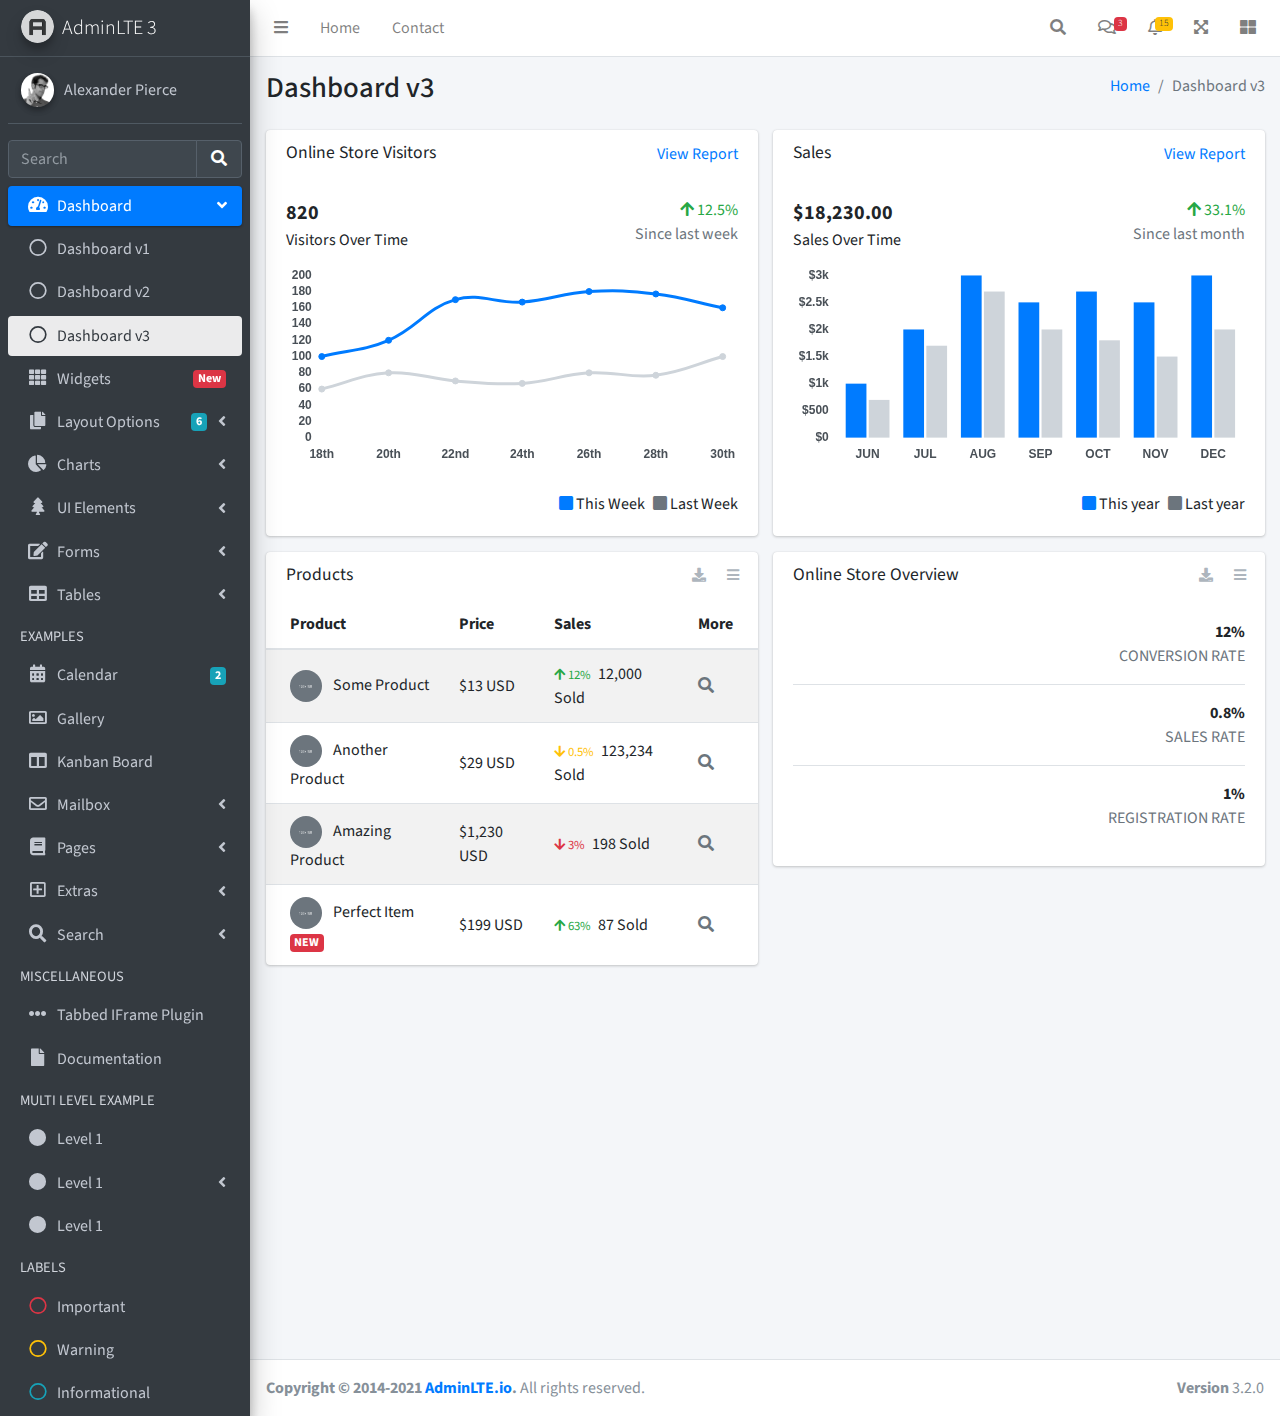
<file: public/template_dashboard/index3.html>
<!DOCTYPE html>
<html lang="en">
<head>
  <meta charset="utf-8">
  <meta name="viewport" content="width=device-width, initial-scale=1">
  <title>AdminLTE 3 | Dashboard 3</title>

  <!-- Google Font: Source Sans Pro -->
  <link rel="stylesheet" href="https://fonts.googleapis.com/css?family=Source+Sans+Pro:300,400,400i,700&display=fallback">
  <!-- Font Awesome Icons -->
  <link rel="stylesheet" href="plugins/fontawesome-free/css/all.min.css">
  <!-- IonIcons -->
  <link rel="stylesheet" href="https://code.ionicframework.com/ionicons/2.0.1/css/ionicons.min.css">
  <!-- Theme style -->
  <link rel="stylesheet" href="dist/css/adminlte.min.css">
</head>
<!--
`body` tag options:

  Apply one or more of the following classes to to the body tag
  to get the desired effect

  * sidebar-collapse
  * sidebar-mini
-->
<body class="hold-transition sidebar-mini">
<div class="wrapper">
  <!-- Navbar -->
  <nav class="main-header navbar navbar-expand navbar-white navbar-light">
    <!-- Left navbar links -->
    <ul class="navbar-nav">
      <li class="nav-item">
        <a class="nav-link" data-widget="pushmenu" href="#" role="button"><i class="fas fa-bars"></i></a>
      </li>
      <li class="nav-item d-none d-sm-inline-block">
        <a href="index3.html" class="nav-link">Home</a>
      </li>
      <li class="nav-item d-none d-sm-inline-block">
        <a href="#" class="nav-link">Contact</a>
      </li>
    </ul>

    <!-- Right navbar links -->
    <ul class="navbar-nav ml-auto">
      <!-- Navbar Search -->
      <li class="nav-item">
        <a class="nav-link" data-widget="navbar-search" href="#" role="button">
          <i class="fas fa-search"></i>
        </a>
        <div class="navbar-search-block">
          <form class="form-inline">
            <div class="input-group input-group-sm">
              <input class="form-control form-control-navbar" type="search" placeholder="Search" aria-label="Search">
              <div class="input-group-append">
                <button class="btn btn-navbar" type="submit">
                  <i class="fas fa-search"></i>
                </button>
                <button class="btn btn-navbar" type="button" data-widget="navbar-search">
                  <i class="fas fa-times"></i>
                </button>
              </div>
            </div>
          </form>
        </div>
      </li>

      <!-- Messages Dropdown Menu -->
      <li class="nav-item dropdown">
        <a class="nav-link" data-toggle="dropdown" href="#">
          <i class="far fa-comments"></i>
          <span class="badge badge-danger navbar-badge">3</span>
        </a>
        <div class="dropdown-menu dropdown-menu-lg dropdown-menu-right">
          <a href="#" class="dropdown-item">
            <!-- Message Start -->
            <div class="media">
              <img src="dist/img/user1-128x128.jpg" alt="User Avatar" class="img-size-50 mr-3 img-circle">
              <div class="media-body">
                <h3 class="dropdown-item-title">
                  Brad Diesel
                  <span class="float-right text-sm text-danger"><i class="fas fa-star"></i></span>
                </h3>
                <p class="text-sm">Call me whenever you can...</p>
                <p class="text-sm text-muted"><i class="far fa-clock mr-1"></i> 4 Hours Ago</p>
              </div>
            </div>
            <!-- Message End -->
          </a>
          <div class="dropdown-divider"></div>
          <a href="#" class="dropdown-item">
            <!-- Message Start -->
            <div class="media">
              <img src="dist/img/user8-128x128.jpg" alt="User Avatar" class="img-size-50 img-circle mr-3">
              <div class="media-body">
                <h3 class="dropdown-item-title">
                  John Pierce
                  <span class="float-right text-sm text-muted"><i class="fas fa-star"></i></span>
                </h3>
                <p class="text-sm">I got your message bro</p>
                <p class="text-sm text-muted"><i class="far fa-clock mr-1"></i> 4 Hours Ago</p>
              </div>
            </div>
            <!-- Message End -->
          </a>
          <div class="dropdown-divider"></div>
          <a href="#" class="dropdown-item">
            <!-- Message Start -->
            <div class="media">
              <img src="dist/img/user3-128x128.jpg" alt="User Avatar" class="img-size-50 img-circle mr-3">
              <div class="media-body">
                <h3 class="dropdown-item-title">
                  Nora Silvester
                  <span class="float-right text-sm text-warning"><i class="fas fa-star"></i></span>
                </h3>
                <p class="text-sm">The subject goes here</p>
                <p class="text-sm text-muted"><i class="far fa-clock mr-1"></i> 4 Hours Ago</p>
              </div>
            </div>
            <!-- Message End -->
          </a>
          <div class="dropdown-divider"></div>
          <a href="#" class="dropdown-item dropdown-footer">See All Messages</a>
        </div>
      </li>
      <!-- Notifications Dropdown Menu -->
      <li class="nav-item dropdown">
        <a class="nav-link" data-toggle="dropdown" href="#">
          <i class="far fa-bell"></i>
          <span class="badge badge-warning navbar-badge">15</span>
        </a>
        <div class="dropdown-menu dropdown-menu-lg dropdown-menu-right">
          <span class="dropdown-item dropdown-header">15 Notifications</span>
          <div class="dropdown-divider"></div>
          <a href="#" class="dropdown-item">
            <i class="fas fa-envelope mr-2"></i> 4 new messages
            <span class="float-right text-muted text-sm">3 mins</span>
          </a>
          <div class="dropdown-divider"></div>
          <a href="#" class="dropdown-item">
            <i class="fas fa-users mr-2"></i> 8 friend requests
            <span class="float-right text-muted text-sm">12 hours</span>
          </a>
          <div class="dropdown-divider"></div>
          <a href="#" class="dropdown-item">
            <i class="fas fa-file mr-2"></i> 3 new reports
            <span class="float-right text-muted text-sm">2 days</span>
          </a>
          <div class="dropdown-divider"></div>
          <a href="#" class="dropdown-item dropdown-footer">See All Notifications</a>
        </div>
      </li>
      <li class="nav-item">
        <a class="nav-link" data-widget="fullscreen" href="#" role="button">
          <i class="fas fa-expand-arrows-alt"></i>
        </a>
      </li>
      <li class="nav-item">
        <a class="nav-link" data-widget="control-sidebar" data-slide="true" href="#" role="button">
          <i class="fas fa-th-large"></i>
        </a>
      </li>
    </ul>
  </nav>
  <!-- /.navbar -->

  <!-- Main Sidebar Container -->
  <aside class="main-sidebar sidebar-dark-primary elevation-4">
    <!-- Brand Logo -->
    <a href="index3.html" class="brand-link">
      <img src="dist/img/AdminLTELogo.png" alt="AdminLTE Logo" class="brand-image img-circle elevation-3" style="opacity: .8">
      <span class="brand-text font-weight-light">AdminLTE 3</span>
    </a>

    <!-- Sidebar -->
    <div class="sidebar">
      <!-- Sidebar user panel (optional) -->
      <div class="user-panel mt-3 pb-3 mb-3 d-flex">
        <div class="image">
          <img src="dist/img/user2-160x160.jpg" class="img-circle elevation-2" alt="User Image">
        </div>
        <div class="info">
          <a href="#" class="d-block">Alexander Pierce</a>
        </div>
      </div>

      <!-- SidebarSearch Form -->
      <div class="form-inline">
        <div class="input-group" data-widget="sidebar-search">
          <input class="form-control form-control-sidebar" type="search" placeholder="Search" aria-label="Search">
          <div class="input-group-append">
            <button class="btn btn-sidebar">
              <i class="fas fa-search fa-fw"></i>
            </button>
          </div>
        </div>
      </div>

      <!-- Sidebar Menu -->
      <nav class="mt-2">
        <ul class="nav nav-pills nav-sidebar flex-column" data-widget="treeview" role="menu" data-accordion="false">
          <!-- Add icons to the links using the .nav-icon class
               with font-awesome or any other icon font library -->
          <li class="nav-item menu-open">
            <a href="#" class="nav-link active">
              <i class="nav-icon fas fa-tachometer-alt"></i>
              <p>
                Dashboard
                <i class="right fas fa-angle-left"></i>
              </p>
            </a>
            <ul class="nav nav-treeview">
              <li class="nav-item">
                <a href="./index.html" class="nav-link">
                  <i class="far fa-circle nav-icon"></i>
                  <p>Dashboard v1</p>
                </a>
              </li>
              <li class="nav-item">
                <a href="./index2.html" class="nav-link">
                  <i class="far fa-circle nav-icon"></i>
                  <p>Dashboard v2</p>
                </a>
              </li>
              <li class="nav-item">
                <a href="./index3.html" class="nav-link active">
                  <i class="far fa-circle nav-icon"></i>
                  <p>Dashboard v3</p>
                </a>
              </li>
            </ul>
          </li>
          <li class="nav-item">
            <a href="pages/widgets.html" class="nav-link">
              <i class="nav-icon fas fa-th"></i>
              <p>
                Widgets
                <span class="right badge badge-danger">New</span>
              </p>
            </a>
          </li>
          <li class="nav-item">
            <a href="#" class="nav-link">
              <i class="nav-icon fas fa-copy"></i>
              <p>
                Layout Options
                <i class="fas fa-angle-left right"></i>
                <span class="badge badge-info right">6</span>
              </p>
            </a>
            <ul class="nav nav-treeview">
              <li class="nav-item">
                <a href="pages/layout/top-nav.html" class="nav-link">
                  <i class="far fa-circle nav-icon"></i>
                  <p>Top Navigation</p>
                </a>
              </li>
              <li class="nav-item">
                <a href="pages/layout/top-nav-sidebar.html" class="nav-link">
                  <i class="far fa-circle nav-icon"></i>
                  <p>Top Navigation + Sidebar</p>
                </a>
              </li>
              <li class="nav-item">
                <a href="pages/layout/boxed.html" class="nav-link">
                  <i class="far fa-circle nav-icon"></i>
                  <p>Boxed</p>
                </a>
              </li>
              <li class="nav-item">
                <a href="pages/layout/fixed-sidebar.html" class="nav-link">
                  <i class="far fa-circle nav-icon"></i>
                  <p>Fixed Sidebar</p>
                </a>
              </li>
              <li class="nav-item">
                <a href="pages/layout/fixed-sidebar-custom.html" class="nav-link">
                  <i class="far fa-circle nav-icon"></i>
                  <p>Fixed Sidebar <small>+ Custom Area</small></p>
                </a>
              </li>
              <li class="nav-item">
                <a href="pages/layout/fixed-topnav.html" class="nav-link">
                  <i class="far fa-circle nav-icon"></i>
                  <p>Fixed Navbar</p>
                </a>
              </li>
              <li class="nav-item">
                <a href="pages/layout/fixed-footer.html" class="nav-link">
                  <i class="far fa-circle nav-icon"></i>
                  <p>Fixed Footer</p>
                </a>
              </li>
              <li class="nav-item">
                <a href="pages/layout/collapsed-sidebar.html" class="nav-link">
                  <i class="far fa-circle nav-icon"></i>
                  <p>Collapsed Sidebar</p>
                </a>
              </li>
            </ul>
          </li>
          <li class="nav-item">
            <a href="#" class="nav-link">
              <i class="nav-icon fas fa-chart-pie"></i>
              <p>
                Charts
                <i class="right fas fa-angle-left"></i>
              </p>
            </a>
            <ul class="nav nav-treeview">
              <li class="nav-item">
                <a href="pages/charts/chartjs.html" class="nav-link">
                  <i class="far fa-circle nav-icon"></i>
                  <p>ChartJS</p>
                </a>
              </li>
              <li class="nav-item">
                <a href="pages/charts/flot.html" class="nav-link">
                  <i class="far fa-circle nav-icon"></i>
                  <p>Flot</p>
                </a>
              </li>
              <li class="nav-item">
                <a href="pages/charts/inline.html" class="nav-link">
                  <i class="far fa-circle nav-icon"></i>
                  <p>Inline</p>
                </a>
              </li>
              <li class="nav-item">
                <a href="pages/charts/uplot.html" class="nav-link">
                  <i class="far fa-circle nav-icon"></i>
                  <p>uPlot</p>
                </a>
              </li>
            </ul>
          </li>
          <li class="nav-item">
            <a href="#" class="nav-link">
              <i class="nav-icon fas fa-tree"></i>
              <p>
                UI Elements
                <i class="fas fa-angle-left right"></i>
              </p>
            </a>
            <ul class="nav nav-treeview">
              <li class="nav-item">
                <a href="pages/UI/general.html" class="nav-link">
                  <i class="far fa-circle nav-icon"></i>
                  <p>General</p>
                </a>
              </li>
              <li class="nav-item">
                <a href="pages/UI/icons.html" class="nav-link">
                  <i class="far fa-circle nav-icon"></i>
                  <p>Icons</p>
                </a>
              </li>
              <li class="nav-item">
                <a href="pages/UI/buttons.html" class="nav-link">
                  <i class="far fa-circle nav-icon"></i>
                  <p>Buttons</p>
                </a>
              </li>
              <li class="nav-item">
                <a href="pages/UI/sliders.html" class="nav-link">
                  <i class="far fa-circle nav-icon"></i>
                  <p>Sliders</p>
                </a>
              </li>
              <li class="nav-item">
                <a href="pages/UI/modals.html" class="nav-link">
                  <i class="far fa-circle nav-icon"></i>
                  <p>Modals & Alerts</p>
                </a>
              </li>
              <li class="nav-item">
                <a href="pages/UI/navbar.html" class="nav-link">
                  <i class="far fa-circle nav-icon"></i>
                  <p>Navbar & Tabs</p>
                </a>
              </li>
              <li class="nav-item">
                <a href="pages/UI/timeline.html" class="nav-link">
                  <i class="far fa-circle nav-icon"></i>
                  <p>Timeline</p>
                </a>
              </li>
              <li class="nav-item">
                <a href="pages/UI/ribbons.html" class="nav-link">
                  <i class="far fa-circle nav-icon"></i>
                  <p>Ribbons</p>
                </a>
              </li>
            </ul>
          </li>
          <li class="nav-item">
            <a href="#" class="nav-link">
              <i class="nav-icon fas fa-edit"></i>
              <p>
                Forms
                <i class="fas fa-angle-left right"></i>
              </p>
            </a>
            <ul class="nav nav-treeview">
              <li class="nav-item">
                <a href="pages/forms/general.html" class="nav-link">
                  <i class="far fa-circle nav-icon"></i>
                  <p>General Elements</p>
                </a>
              </li>
              <li class="nav-item">
                <a href="pages/forms/advanced.html" class="nav-link">
                  <i class="far fa-circle nav-icon"></i>
                  <p>Advanced Elements</p>
                </a>
              </li>
              <li class="nav-item">
                <a href="pages/forms/editors.html" class="nav-link">
                  <i class="far fa-circle nav-icon"></i>
                  <p>Editors</p>
                </a>
              </li>
              <li class="nav-item">
                <a href="pages/forms/validation.html" class="nav-link">
                  <i class="far fa-circle nav-icon"></i>
                  <p>Validation</p>
                </a>
              </li>
            </ul>
          </li>
          <li class="nav-item">
            <a href="#" class="nav-link">
              <i class="nav-icon fas fa-table"></i>
              <p>
                Tables
                <i class="fas fa-angle-left right"></i>
              </p>
            </a>
            <ul class="nav nav-treeview">
              <li class="nav-item">
                <a href="pages/tables/simple.html" class="nav-link">
                  <i class="far fa-circle nav-icon"></i>
                  <p>Simple Tables</p>
                </a>
              </li>
              <li class="nav-item">
                <a href="pages/tables/data.html" class="nav-link">
                  <i class="far fa-circle nav-icon"></i>
                  <p>DataTables</p>
                </a>
              </li>
              <li class="nav-item">
                <a href="pages/tables/jsgrid.html" class="nav-link">
                  <i class="far fa-circle nav-icon"></i>
                  <p>jsGrid</p>
                </a>
              </li>
            </ul>
          </li>
          <li class="nav-header">EXAMPLES</li>
          <li class="nav-item">
            <a href="pages/calendar.html" class="nav-link">
              <i class="nav-icon fas fa-calendar-alt"></i>
              <p>
                Calendar
                <span class="badge badge-info right">2</span>
              </p>
            </a>
          </li>
          <li class="nav-item">
            <a href="pages/gallery.html" class="nav-link">
              <i class="nav-icon far fa-image"></i>
              <p>
                Gallery
              </p>
            </a>
          </li>
          <li class="nav-item">
            <a href="pages/kanban.html" class="nav-link">
              <i class="nav-icon fas fa-columns"></i>
              <p>
                Kanban Board
              </p>
            </a>
          </li>
          <li class="nav-item">
            <a href="#" class="nav-link">
              <i class="nav-icon far fa-envelope"></i>
              <p>
                Mailbox
                <i class="fas fa-angle-left right"></i>
              </p>
            </a>
            <ul class="nav nav-treeview">
              <li class="nav-item">
                <a href="pages/mailbox/mailbox.html" class="nav-link">
                  <i class="far fa-circle nav-icon"></i>
                  <p>Inbox</p>
                </a>
              </li>
              <li class="nav-item">
                <a href="pages/mailbox/compose.html" class="nav-link">
                  <i class="far fa-circle nav-icon"></i>
                  <p>Compose</p>
                </a>
              </li>
              <li class="nav-item">
                <a href="pages/mailbox/read-mail.html" class="nav-link">
                  <i class="far fa-circle nav-icon"></i>
                  <p>Read</p>
                </a>
              </li>
            </ul>
          </li>
          <li class="nav-item">
            <a href="#" class="nav-link">
              <i class="nav-icon fas fa-book"></i>
              <p>
                Pages
                <i class="fas fa-angle-left right"></i>
              </p>
            </a>
            <ul class="nav nav-treeview">
              <li class="nav-item">
                <a href="pages/examples/invoice.html" class="nav-link">
                  <i class="far fa-circle nav-icon"></i>
                  <p>Invoice</p>
                </a>
              </li>
              <li class="nav-item">
                <a href="pages/examples/profile.html" class="nav-link">
                  <i class="far fa-circle nav-icon"></i>
                  <p>Profile</p>
                </a>
              </li>
              <li class="nav-item">
                <a href="pages/examples/e-commerce.html" class="nav-link">
                  <i class="far fa-circle nav-icon"></i>
                  <p>E-commerce</p>
                </a>
              </li>
              <li class="nav-item">
                <a href="pages/examples/projects.html" class="nav-link">
                  <i class="far fa-circle nav-icon"></i>
                  <p>Projects</p>
                </a>
              </li>
              <li class="nav-item">
                <a href="pages/examples/project-add.html" class="nav-link">
                  <i class="far fa-circle nav-icon"></i>
                  <p>Project Add</p>
                </a>
              </li>
              <li class="nav-item">
                <a href="pages/examples/project-edit.html" class="nav-link">
                  <i class="far fa-circle nav-icon"></i>
                  <p>Project Edit</p>
                </a>
              </li>
              <li class="nav-item">
                <a href="pages/examples/project-detail.html" class="nav-link">
                  <i class="far fa-circle nav-icon"></i>
                  <p>Project Detail</p>
                </a>
              </li>
              <li class="nav-item">
                <a href="pages/examples/contacts.html" class="nav-link">
                  <i class="far fa-circle nav-icon"></i>
                  <p>Contacts</p>
                </a>
              </li>
              <li class="nav-item">
                <a href="pages/examples/faq.html" class="nav-link">
                  <i class="far fa-circle nav-icon"></i>
                  <p>FAQ</p>
                </a>
              </li>
              <li class="nav-item">
                <a href="pages/examples/contact-us.html" class="nav-link">
                  <i class="far fa-circle nav-icon"></i>
                  <p>Contact us</p>
                </a>
              </li>
            </ul>
          </li>
          <li class="nav-item">
            <a href="#" class="nav-link">
              <i class="nav-icon far fa-plus-square"></i>
              <p>
                Extras
                <i class="fas fa-angle-left right"></i>
              </p>
            </a>
            <ul class="nav nav-treeview">
              <li class="nav-item">
                <a href="#" class="nav-link">
                  <i class="far fa-circle nav-icon"></i>
                  <p>
                    Login & Register v1
                    <i class="fas fa-angle-left right"></i>
                  </p>
                </a>
                <ul class="nav nav-treeview">
                  <li class="nav-item">
                    <a href="pages/examples/login.html" class="nav-link">
                      <i class="far fa-circle nav-icon"></i>
                      <p>Login v1</p>
                    </a>
                  </li>
                  <li class="nav-item">
                    <a href="pages/examples/register.html" class="nav-link">
                      <i class="far fa-circle nav-icon"></i>
                      <p>Register v1</p>
                    </a>
                  </li>
                  <li class="nav-item">
                    <a href="pages/examples/forgot-password.html" class="nav-link">
                      <i class="far fa-circle nav-icon"></i>
                      <p>Forgot Password v1</p>
                    </a>
                  </li>
                  <li class="nav-item">
                    <a href="pages/examples/recover-password.html" class="nav-link">
                      <i class="far fa-circle nav-icon"></i>
                      <p>Recover Password v1</p>
                    </a>
                  </li>
                </ul>
              </li>
              <li class="nav-item">
                <a href="#" class="nav-link">
                  <i class="far fa-circle nav-icon"></i>
                  <p>
                    Login & Register v2
                    <i class="fas fa-angle-left right"></i>
                  </p>
                </a>
                <ul class="nav nav-treeview">
                  <li class="nav-item">
                    <a href="pages/examples/login-v2.html" class="nav-link">
                      <i class="far fa-circle nav-icon"></i>
                      <p>Login v2</p>
                    </a>
                  </li>
                  <li class="nav-item">
                    <a href="pages/examples/register-v2.html" class="nav-link">
                      <i class="far fa-circle nav-icon"></i>
                      <p>Register v2</p>
                    </a>
                  </li>
                  <li class="nav-item">
                    <a href="pages/examples/forgot-password-v2.html" class="nav-link">
                      <i class="far fa-circle nav-icon"></i>
                      <p>Forgot Password v2</p>
                    </a>
                  </li>
                  <li class="nav-item">
                    <a href="pages/examples/recover-password-v2.html" class="nav-link">
                      <i class="far fa-circle nav-icon"></i>
                      <p>Recover Password v2</p>
                    </a>
                  </li>
                </ul>
              </li>
              <li class="nav-item">
                <a href="pages/examples/lockscreen.html" class="nav-link">
                  <i class="far fa-circle nav-icon"></i>
                  <p>Lockscreen</p>
                </a>
              </li>
              <li class="nav-item">
                <a href="pages/examples/legacy-user-menu.html" class="nav-link">
                  <i class="far fa-circle nav-icon"></i>
                  <p>Legacy User Menu</p>
                </a>
              </li>
              <li class="nav-item">
                <a href="pages/examples/language-menu.html" class="nav-link">
                  <i class="far fa-circle nav-icon"></i>
                  <p>Language Menu</p>
                </a>
              </li>
              <li class="nav-item">
                <a href="pages/examples/404.html" class="nav-link">
                  <i class="far fa-circle nav-icon"></i>
                  <p>Error 404</p>
                </a>
              </li>
              <li class="nav-item">
                <a href="pages/examples/500.html" class="nav-link">
                  <i class="far fa-circle nav-icon"></i>
                  <p>Error 500</p>
                </a>
              </li>
              <li class="nav-item">
                <a href="pages/examples/pace.html" class="nav-link">
                  <i class="far fa-circle nav-icon"></i>
                  <p>Pace</p>
                </a>
              </li>
              <li class="nav-item">
                <a href="pages/examples/blank.html" class="nav-link">
                  <i class="far fa-circle nav-icon"></i>
                  <p>Blank Page</p>
                </a>
              </li>
              <li class="nav-item">
                <a href="starter.html" class="nav-link">
                  <i class="far fa-circle nav-icon"></i>
                  <p>Starter Page</p>
                </a>
              </li>
            </ul>
          </li>
          <li class="nav-item">
            <a href="#" class="nav-link">
              <i class="nav-icon fas fa-search"></i>
              <p>
                Search
                <i class="fas fa-angle-left right"></i>
              </p>
            </a>
            <ul class="nav nav-treeview">
              <li class="nav-item">
                <a href="pages/search/simple.html" class="nav-link">
                  <i class="far fa-circle nav-icon"></i>
                  <p>Simple Search</p>
                </a>
              </li>
              <li class="nav-item">
                <a href="pages/search/enhanced.html" class="nav-link">
                  <i class="far fa-circle nav-icon"></i>
                  <p>Enhanced</p>
                </a>
              </li>
            </ul>
          </li>
          <li class="nav-header">MISCELLANEOUS</li>
          <li class="nav-item">
            <a href="iframe.html" class="nav-link">
              <i class="nav-icon fas fa-ellipsis-h"></i>
              <p>Tabbed IFrame Plugin</p>
            </a>
          </li>
          <li class="nav-item">
            <a href="https://adminlte.io/docs/3.1/" class="nav-link">
              <i class="nav-icon fas fa-file"></i>
              <p>Documentation</p>
            </a>
          </li>
          <li class="nav-header">MULTI LEVEL EXAMPLE</li>
          <li class="nav-item">
            <a href="#" class="nav-link">
              <i class="fas fa-circle nav-icon"></i>
              <p>Level 1</p>
            </a>
          </li>
          <li class="nav-item">
            <a href="#" class="nav-link">
              <i class="nav-icon fas fa-circle"></i>
              <p>
                Level 1
                <i class="right fas fa-angle-left"></i>
              </p>
            </a>
            <ul class="nav nav-treeview">
              <li class="nav-item">
                <a href="#" class="nav-link">
                  <i class="far fa-circle nav-icon"></i>
                  <p>Level 2</p>
                </a>
              </li>
              <li class="nav-item">
                <a href="#" class="nav-link">
                  <i class="far fa-circle nav-icon"></i>
                  <p>
                    Level 2
                    <i class="right fas fa-angle-left"></i>
                  </p>
                </a>
                <ul class="nav nav-treeview">
                  <li class="nav-item">
                    <a href="#" class="nav-link">
                      <i class="far fa-dot-circle nav-icon"></i>
                      <p>Level 3</p>
                    </a>
                  </li>
                  <li class="nav-item">
                    <a href="#" class="nav-link">
                      <i class="far fa-dot-circle nav-icon"></i>
                      <p>Level 3</p>
                    </a>
                  </li>
                  <li class="nav-item">
                    <a href="#" class="nav-link">
                      <i class="far fa-dot-circle nav-icon"></i>
                      <p>Level 3</p>
                    </a>
                  </li>
                </ul>
              </li>
              <li class="nav-item">
                <a href="#" class="nav-link">
                  <i class="far fa-circle nav-icon"></i>
                  <p>Level 2</p>
                </a>
              </li>
            </ul>
          </li>
          <li class="nav-item">
            <a href="#" class="nav-link">
              <i class="fas fa-circle nav-icon"></i>
              <p>Level 1</p>
            </a>
          </li>
          <li class="nav-header">LABELS</li>
          <li class="nav-item">
            <a href="#" class="nav-link">
              <i class="nav-icon far fa-circle text-danger"></i>
              <p class="text">Important</p>
            </a>
          </li>
          <li class="nav-item">
            <a href="#" class="nav-link">
              <i class="nav-icon far fa-circle text-warning"></i>
              <p>Warning</p>
            </a>
          </li>
          <li class="nav-item">
            <a href="#" class="nav-link">
              <i class="nav-icon far fa-circle text-info"></i>
              <p>Informational</p>
            </a>
          </li>
        </ul>
      </nav>
      <!-- /.sidebar-menu -->
    </div>
    <!-- /.sidebar -->
  </aside>

  <!-- Content Wrapper. Contains page content -->
  <div class="content-wrapper">
    <!-- Content Header (Page header) -->
    <div class="content-header">
      <div class="container-fluid">
        <div class="row mb-2">
          <div class="col-sm-6">
            <h1 class="m-0">Dashboard v3</h1>
          </div><!-- /.col -->
          <div class="col-sm-6">
            <ol class="breadcrumb float-sm-right">
              <li class="breadcrumb-item"><a href="#">Home</a></li>
              <li class="breadcrumb-item active">Dashboard v3</li>
            </ol>
          </div><!-- /.col -->
        </div><!-- /.row -->
      </div><!-- /.container-fluid -->
    </div>
    <!-- /.content-header -->

    <!-- Main content -->
    <div class="content">
      <div class="container-fluid">
        <div class="row">
          <div class="col-lg-6">
            <div class="card">
              <div class="card-header border-0">
                <div class="d-flex justify-content-between">
                  <h3 class="card-title">Online Store Visitors</h3>
                  <a href="javascript:void(0);">View Report</a>
                </div>
              </div>
              <div class="card-body">
                <div class="d-flex">
                  <p class="d-flex flex-column">
                    <span class="text-bold text-lg">820</span>
                    <span>Visitors Over Time</span>
                  </p>
                  <p class="ml-auto d-flex flex-column text-right">
                    <span class="text-success">
                      <i class="fas fa-arrow-up"></i> 12.5%
                    </span>
                    <span class="text-muted">Since last week</span>
                  </p>
                </div>
                <!-- /.d-flex -->

                <div class="position-relative mb-4">
                  <canvas id="visitors-chart" height="200"></canvas>
                </div>

                <div class="d-flex flex-row justify-content-end">
                  <span class="mr-2">
                    <i class="fas fa-square text-primary"></i> This Week
                  </span>

                  <span>
                    <i class="fas fa-square text-gray"></i> Last Week
                  </span>
                </div>
              </div>
            </div>
            <!-- /.card -->

            <div class="card">
              <div class="card-header border-0">
                <h3 class="card-title">Products</h3>
                <div class="card-tools">
                  <a href="#" class="btn btn-tool btn-sm">
                    <i class="fas fa-download"></i>
                  </a>
                  <a href="#" class="btn btn-tool btn-sm">
                    <i class="fas fa-bars"></i>
                  </a>
                </div>
              </div>
              <div class="card-body table-responsive p-0">
                <table class="table table-striped table-valign-middle">
                  <thead>
                  <tr>
                    <th>Product</th>
                    <th>Price</th>
                    <th>Sales</th>
                    <th>More</th>
                  </tr>
                  </thead>
                  <tbody>
                  <tr>
                    <td>
                      <img src="dist/img/default-150x150.png" alt="Product 1" class="img-circle img-size-32 mr-2">
                      Some Product
                    </td>
                    <td>$13 USD</td>
                    <td>
                      <small class="text-success mr-1">
                        <i class="fas fa-arrow-up"></i>
                        12%
                      </small>
                      12,000 Sold
                    </td>
                    <td>
                      <a href="#" class="text-muted">
                        <i class="fas fa-search"></i>
                      </a>
                    </td>
                  </tr>
                  <tr>
                    <td>
                      <img src="dist/img/default-150x150.png" alt="Product 1" class="img-circle img-size-32 mr-2">
                      Another Product
                    </td>
                    <td>$29 USD</td>
                    <td>
                      <small class="text-warning mr-1">
                        <i class="fas fa-arrow-down"></i>
                        0.5%
                      </small>
                      123,234 Sold
                    </td>
                    <td>
                      <a href="#" class="text-muted">
                        <i class="fas fa-search"></i>
                      </a>
                    </td>
                  </tr>
                  <tr>
                    <td>
                      <img src="dist/img/default-150x150.png" alt="Product 1" class="img-circle img-size-32 mr-2">
                      Amazing Product
                    </td>
                    <td>$1,230 USD</td>
                    <td>
                      <small class="text-danger mr-1">
                        <i class="fas fa-arrow-down"></i>
                        3%
                      </small>
                      198 Sold
                    </td>
                    <td>
                      <a href="#" class="text-muted">
                        <i class="fas fa-search"></i>
                      </a>
                    </td>
                  </tr>
                  <tr>
                    <td>
                      <img src="dist/img/default-150x150.png" alt="Product 1" class="img-circle img-size-32 mr-2">
                      Perfect Item
                      <span class="badge bg-danger">NEW</span>
                    </td>
                    <td>$199 USD</td>
                    <td>
                      <small class="text-success mr-1">
                        <i class="fas fa-arrow-up"></i>
                        63%
                      </small>
                      87 Sold
                    </td>
                    <td>
                      <a href="#" class="text-muted">
                        <i class="fas fa-search"></i>
                      </a>
                    </td>
                  </tr>
                  </tbody>
                </table>
              </div>
            </div>
            <!-- /.card -->
          </div>
          <!-- /.col-md-6 -->
          <div class="col-lg-6">
            <div class="card">
              <div class="card-header border-0">
                <div class="d-flex justify-content-between">
                  <h3 class="card-title">Sales</h3>
                  <a href="javascript:void(0);">View Report</a>
                </div>
              </div>
              <div class="card-body">
                <div class="d-flex">
                  <p class="d-flex flex-column">
                    <span class="text-bold text-lg">$18,230.00</span>
                    <span>Sales Over Time</span>
                  </p>
                  <p class="ml-auto d-flex flex-column text-right">
                    <span class="text-success">
                      <i class="fas fa-arrow-up"></i> 33.1%
                    </span>
                    <span class="text-muted">Since last month</span>
                  </p>
                </div>
                <!-- /.d-flex -->

                <div class="position-relative mb-4">
                  <canvas id="sales-chart" height="200"></canvas>
                </div>

                <div class="d-flex flex-row justify-content-end">
                  <span class="mr-2">
                    <i class="fas fa-square text-primary"></i> This year
                  </span>

                  <span>
                    <i class="fas fa-square text-gray"></i> Last year
                  </span>
                </div>
              </div>
            </div>
            <!-- /.card -->

            <div class="card">
              <div class="card-header border-0">
                <h3 class="card-title">Online Store Overview</h3>
                <div class="card-tools">
                  <a href="#" class="btn btn-sm btn-tool">
                    <i class="fas fa-download"></i>
                  </a>
                  <a href="#" class="btn btn-sm btn-tool">
                    <i class="fas fa-bars"></i>
                  </a>
                </div>
              </div>
              <div class="card-body">
                <div class="d-flex justify-content-between align-items-center border-bottom mb-3">
                  <p class="text-success text-xl">
                    <i class="ion ion-ios-refresh-empty"></i>
                  </p>
                  <p class="d-flex flex-column text-right">
                    <span class="font-weight-bold">
                      <i class="ion ion-android-arrow-up text-success"></i> 12%
                    </span>
                    <span class="text-muted">CONVERSION RATE</span>
                  </p>
                </div>
                <!-- /.d-flex -->
                <div class="d-flex justify-content-between align-items-center border-bottom mb-3">
                  <p class="text-warning text-xl">
                    <i class="ion ion-ios-cart-outline"></i>
                  </p>
                  <p class="d-flex flex-column text-right">
                    <span class="font-weight-bold">
                      <i class="ion ion-android-arrow-up text-warning"></i> 0.8%
                    </span>
                    <span class="text-muted">SALES RATE</span>
                  </p>
                </div>
                <!-- /.d-flex -->
                <div class="d-flex justify-content-between align-items-center mb-0">
                  <p class="text-danger text-xl">
                    <i class="ion ion-ios-people-outline"></i>
                  </p>
                  <p class="d-flex flex-column text-right">
                    <span class="font-weight-bold">
                      <i class="ion ion-android-arrow-down text-danger"></i> 1%
                    </span>
                    <span class="text-muted">REGISTRATION RATE</span>
                  </p>
                </div>
                <!-- /.d-flex -->
              </div>
            </div>
          </div>
          <!-- /.col-md-6 -->
        </div>
        <!-- /.row -->
      </div>
      <!-- /.container-fluid -->
    </div>
    <!-- /.content -->
  </div>
  <!-- /.content-wrapper -->

  <!-- Control Sidebar -->
  <aside class="control-sidebar control-sidebar-dark">
    <!-- Control sidebar content goes here -->
  </aside>
  <!-- /.control-sidebar -->

  <!-- Main Footer -->
  <footer class="main-footer">
    <strong>Copyright &copy; 2014-2021 <a href="https://adminlte.io">AdminLTE.io</a>.</strong>
    All rights reserved.
    <div class="float-right d-none d-sm-inline-block">
      <b>Version</b> 3.2.0
    </div>
  </footer>
</div>
<!-- ./wrapper -->

<!-- REQUIRED SCRIPTS -->

<!-- jQuery -->
<script src="plugins/jquery/jquery.min.js"></script>
<!-- Bootstrap -->
<script src="plugins/bootstrap/js/bootstrap.bundle.min.js"></script>
<!-- AdminLTE -->
<script src="dist/js/adminlte.js"></script>

<!-- OPTIONAL SCRIPTS -->
<script src="plugins/chart.js/Chart.min.js"></script>
<!-- AdminLTE for demo purposes -->
<script src="dist/js/demo.js"></script>
<!-- AdminLTE dashboard demo (This is only for demo purposes) -->
<script src="dist/js/pages/dashboard3.js"></script>
</body>
</html>
</file>
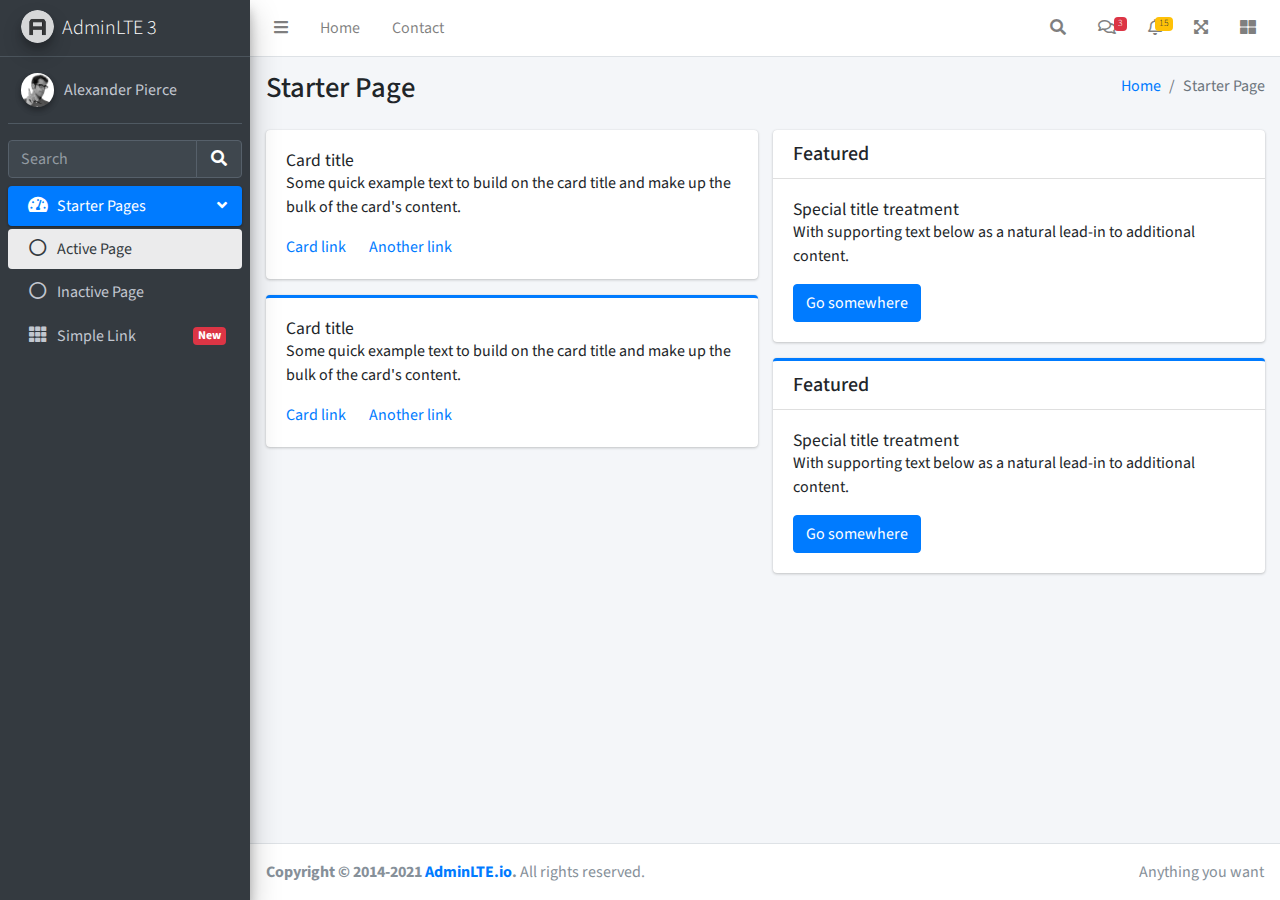
<file: public/template_dashboard/starter.html>
<!DOCTYPE html>
<!--
This is a starter template page. Use this page to start your new project from
scratch. This page gets rid of all links and provides the needed markup only.
-->
<html lang="en">
<head>
  <meta charset="utf-8">
  <meta name="viewport" content="width=device-width, initial-scale=1">
  <title>AdminLTE 3 | Starter</title>

  <!-- Google Font: Source Sans Pro -->
  <link rel="stylesheet" href="https://fonts.googleapis.com/css?family=Source+Sans+Pro:300,400,400i,700&display=fallback">
  <!-- Font Awesome Icons -->
  <link rel="stylesheet" href="plugins/fontawesome-free/css/all.min.css">
  <!-- Theme style -->
  <link rel="stylesheet" href="dist/css/adminlte.min.css">
</head>
<body class="hold-transition sidebar-mini">
<div class="wrapper">

  <!-- Navbar -->
  <nav class="main-header navbar navbar-expand navbar-white navbar-light">
    <!-- Left navbar links -->
    <ul class="navbar-nav">
      <li class="nav-item">
        <a class="nav-link" data-widget="pushmenu" href="#" role="button"><i class="fas fa-bars"></i></a>
      </li>
      <li class="nav-item d-none d-sm-inline-block">
        <a href="index3.html" class="nav-link">Home</a>
      </li>
      <li class="nav-item d-none d-sm-inline-block">
        <a href="#" class="nav-link">Contact</a>
      </li>
    </ul>

    <!-- Right navbar links -->
    <ul class="navbar-nav ml-auto">
      <!-- Navbar Search -->
      <li class="nav-item">
        <a class="nav-link" data-widget="navbar-search" href="#" role="button">
          <i class="fas fa-search"></i>
        </a>
        <div class="navbar-search-block">
          <form class="form-inline">
            <div class="input-group input-group-sm">
              <input class="form-control form-control-navbar" type="search" placeholder="Search" aria-label="Search">
              <div class="input-group-append">
                <button class="btn btn-navbar" type="submit">
                  <i class="fas fa-search"></i>
                </button>
                <button class="btn btn-navbar" type="button" data-widget="navbar-search">
                  <i class="fas fa-times"></i>
                </button>
              </div>
            </div>
          </form>
        </div>
      </li>

      <!-- Messages Dropdown Menu -->
      <li class="nav-item dropdown">
        <a class="nav-link" data-toggle="dropdown" href="#">
          <i class="far fa-comments"></i>
          <span class="badge badge-danger navbar-badge">3</span>
        </a>
        <div class="dropdown-menu dropdown-menu-lg dropdown-menu-right">
          <a href="#" class="dropdown-item">
            <!-- Message Start -->
            <div class="media">
              <img src="dist/img/user1-128x128.jpg" alt="User Avatar" class="img-size-50 mr-3 img-circle">
              <div class="media-body">
                <h3 class="dropdown-item-title">
                  Brad Diesel
                  <span class="float-right text-sm text-danger"><i class="fas fa-star"></i></span>
                </h3>
                <p class="text-sm">Call me whenever you can...</p>
                <p class="text-sm text-muted"><i class="far fa-clock mr-1"></i> 4 Hours Ago</p>
              </div>
            </div>
            <!-- Message End -->
          </a>
          <div class="dropdown-divider"></div>
          <a href="#" class="dropdown-item">
            <!-- Message Start -->
            <div class="media">
              <img src="dist/img/user8-128x128.jpg" alt="User Avatar" class="img-size-50 img-circle mr-3">
              <div class="media-body">
                <h3 class="dropdown-item-title">
                  John Pierce
                  <span class="float-right text-sm text-muted"><i class="fas fa-star"></i></span>
                </h3>
                <p class="text-sm">I got your message bro</p>
                <p class="text-sm text-muted"><i class="far fa-clock mr-1"></i> 4 Hours Ago</p>
              </div>
            </div>
            <!-- Message End -->
          </a>
          <div class="dropdown-divider"></div>
          <a href="#" class="dropdown-item">
            <!-- Message Start -->
            <div class="media">
              <img src="dist/img/user3-128x128.jpg" alt="User Avatar" class="img-size-50 img-circle mr-3">
              <div class="media-body">
                <h3 class="dropdown-item-title">
                  Nora Silvester
                  <span class="float-right text-sm text-warning"><i class="fas fa-star"></i></span>
                </h3>
                <p class="text-sm">The subject goes here</p>
                <p class="text-sm text-muted"><i class="far fa-clock mr-1"></i> 4 Hours Ago</p>
              </div>
            </div>
            <!-- Message End -->
          </a>
          <div class="dropdown-divider"></div>
          <a href="#" class="dropdown-item dropdown-footer">See All Messages</a>
        </div>
      </li>
      <!-- Notifications Dropdown Menu -->
      <li class="nav-item dropdown">
        <a class="nav-link" data-toggle="dropdown" href="#">
          <i class="far fa-bell"></i>
          <span class="badge badge-warning navbar-badge">15</span>
        </a>
        <div class="dropdown-menu dropdown-menu-lg dropdown-menu-right">
          <span class="dropdown-header">15 Notifications</span>
          <div class="dropdown-divider"></div>
          <a href="#" class="dropdown-item">
            <i class="fas fa-envelope mr-2"></i> 4 new messages
            <span class="float-right text-muted text-sm">3 mins</span>
          </a>
          <div class="dropdown-divider"></div>
          <a href="#" class="dropdown-item">
            <i class="fas fa-users mr-2"></i> 8 friend requests
            <span class="float-right text-muted text-sm">12 hours</span>
          </a>
          <div class="dropdown-divider"></div>
          <a href="#" class="dropdown-item">
            <i class="fas fa-file mr-2"></i> 3 new reports
            <span class="float-right text-muted text-sm">2 days</span>
          </a>
          <div class="dropdown-divider"></div>
          <a href="#" class="dropdown-item dropdown-footer">See All Notifications</a>
        </div>
      </li>
      <li class="nav-item">
        <a class="nav-link" data-widget="fullscreen" href="#" role="button">
          <i class="fas fa-expand-arrows-alt"></i>
        </a>
      </li>
      <li class="nav-item">
        <a class="nav-link" data-widget="control-sidebar" data-slide="true" href="#" role="button">
          <i class="fas fa-th-large"></i>
        </a>
      </li>
    </ul>
  </nav>
  <!-- /.navbar -->

  <!-- Main Sidebar Container -->
  <aside class="main-sidebar sidebar-dark-primary elevation-4">
    <!-- Brand Logo -->
    <a href="index3.html" class="brand-link">
      <img src="dist/img/AdminLTELogo.png" alt="AdminLTE Logo" class="brand-image img-circle elevation-3" style="opacity: .8">
      <span class="brand-text font-weight-light">AdminLTE 3</span>
    </a>

    <!-- Sidebar -->
    <div class="sidebar">
      <!-- Sidebar user panel (optional) -->
      <div class="user-panel mt-3 pb-3 mb-3 d-flex">
        <div class="image">
          <img src="dist/img/user2-160x160.jpg" class="img-circle elevation-2" alt="User Image">
        </div>
        <div class="info">
          <a href="#" class="d-block">Alexander Pierce</a>
        </div>
      </div>

      <!-- SidebarSearch Form -->
      <div class="form-inline">
        <div class="input-group" data-widget="sidebar-search">
          <input class="form-control form-control-sidebar" type="search" placeholder="Search" aria-label="Search">
          <div class="input-group-append">
            <button class="btn btn-sidebar">
              <i class="fas fa-search fa-fw"></i>
            </button>
          </div>
        </div>
      </div>

      <!-- Sidebar Menu -->
      <nav class="mt-2">
        <ul class="nav nav-pills nav-sidebar flex-column" data-widget="treeview" role="menu" data-accordion="false">
          <!-- Add icons to the links using the .nav-icon class
               with font-awesome or any other icon font library -->
          <li class="nav-item menu-open">
            <a href="#" class="nav-link active">
              <i class="nav-icon fas fa-tachometer-alt"></i>
              <p>
                Starter Pages
                <i class="right fas fa-angle-left"></i>
              </p>
            </a>
            <ul class="nav nav-treeview">
              <li class="nav-item">
                <a href="#" class="nav-link active">
                  <i class="far fa-circle nav-icon"></i>
                  <p>Active Page</p>
                </a>
              </li>
              <li class="nav-item">
                <a href="#" class="nav-link">
                  <i class="far fa-circle nav-icon"></i>
                  <p>Inactive Page</p>
                </a>
              </li>
            </ul>
          </li>
          <li class="nav-item">
            <a href="#" class="nav-link">
              <i class="nav-icon fas fa-th"></i>
              <p>
                Simple Link
                <span class="right badge badge-danger">New</span>
              </p>
            </a>
          </li>
        </ul>
      </nav>
      <!-- /.sidebar-menu -->
    </div>
    <!-- /.sidebar -->
  </aside>

  <!-- Content Wrapper. Contains page content -->
  <div class="content-wrapper">
    <!-- Content Header (Page header) -->
    <div class="content-header">
      <div class="container-fluid">
        <div class="row mb-2">
          <div class="col-sm-6">
            <h1 class="m-0">Starter Page</h1>
          </div><!-- /.col -->
          <div class="col-sm-6">
            <ol class="breadcrumb float-sm-right">
              <li class="breadcrumb-item"><a href="#">Home</a></li>
              <li class="breadcrumb-item active">Starter Page</li>
            </ol>
          </div><!-- /.col -->
        </div><!-- /.row -->
      </div><!-- /.container-fluid -->
    </div>
    <!-- /.content-header -->

    <!-- Main content -->
    <div class="content">
      <div class="container-fluid">
        <div class="row">
          <div class="col-lg-6">
            <div class="card">
              <div class="card-body">
                <h5 class="card-title">Card title</h5>

                <p class="card-text">
                  Some quick example text to build on the card title and make up the bulk of the card's
                  content.
                </p>

                <a href="#" class="card-link">Card link</a>
                <a href="#" class="card-link">Another link</a>
              </div>
            </div>

            <div class="card card-primary card-outline">
              <div class="card-body">
                <h5 class="card-title">Card title</h5>

                <p class="card-text">
                  Some quick example text to build on the card title and make up the bulk of the card's
                  content.
                </p>
                <a href="#" class="card-link">Card link</a>
                <a href="#" class="card-link">Another link</a>
              </div>
            </div><!-- /.card -->
          </div>
          <!-- /.col-md-6 -->
          <div class="col-lg-6">
            <div class="card">
              <div class="card-header">
                <h5 class="m-0">Featured</h5>
              </div>
              <div class="card-body">
                <h6 class="card-title">Special title treatment</h6>

                <p class="card-text">With supporting text below as a natural lead-in to additional content.</p>
                <a href="#" class="btn btn-primary">Go somewhere</a>
              </div>
            </div>

            <div class="card card-primary card-outline">
              <div class="card-header">
                <h5 class="m-0">Featured</h5>
              </div>
              <div class="card-body">
                <h6 class="card-title">Special title treatment</h6>

                <p class="card-text">With supporting text below as a natural lead-in to additional content.</p>
                <a href="#" class="btn btn-primary">Go somewhere</a>
              </div>
            </div>
          </div>
          <!-- /.col-md-6 -->
        </div>
        <!-- /.row -->
      </div><!-- /.container-fluid -->
    </div>
    <!-- /.content -->
  </div>
  <!-- /.content-wrapper -->

  <!-- Control Sidebar -->
  <aside class="control-sidebar control-sidebar-dark">
    <!-- Control sidebar content goes here -->
    <div class="p-3">
      <h5>Title</h5>
      <p>Sidebar content</p>
    </div>
  </aside>
  <!-- /.control-sidebar -->

  <!-- Main Footer -->
  <footer class="main-footer">
    <!-- To the right -->
    <div class="float-right d-none d-sm-inline">
      Anything you want
    </div>
    <!-- Default to the left -->
    <strong>Copyright &copy; 2014-2021 <a href="https://adminlte.io">AdminLTE.io</a>.</strong> All rights reserved.
  </footer>
</div>
<!-- ./wrapper -->

<!-- REQUIRED SCRIPTS -->

<!-- jQuery -->
<script src="plugins/jquery/jquery.min.js"></script>
<!-- Bootstrap 4 -->
<script src="plugins/bootstrap/js/bootstrap.bundle.min.js"></script>
<!-- AdminLTE App -->
<script src="dist/js/adminlte.min.js"></script>
</body>
</html>
</file>
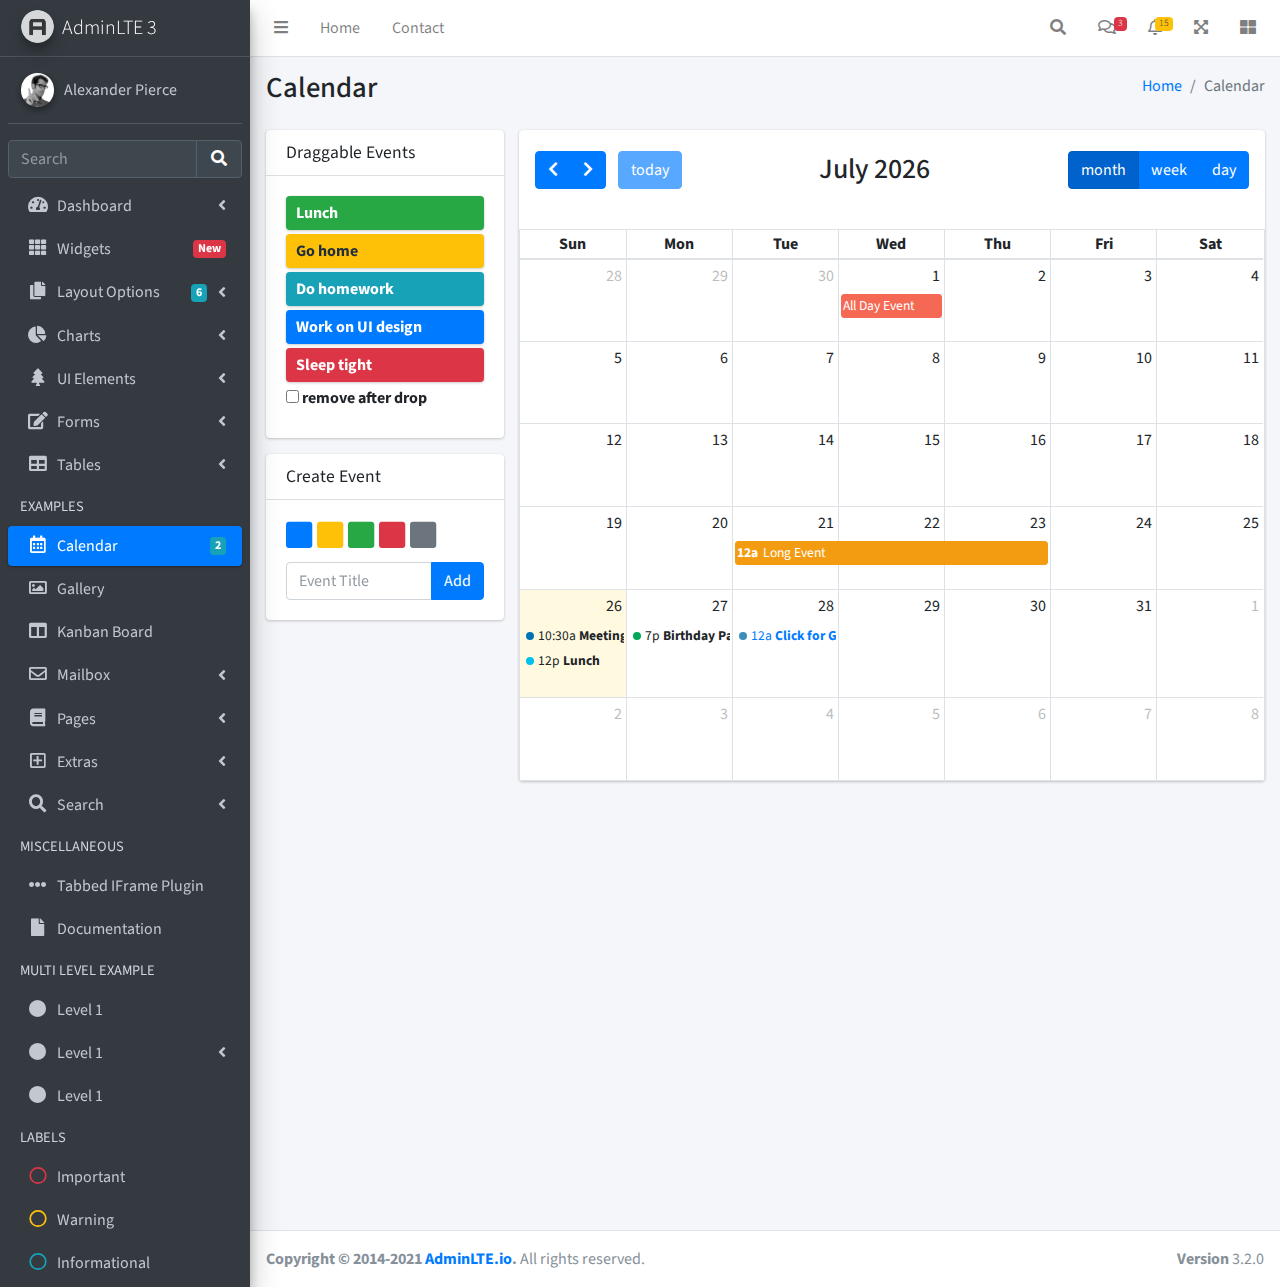
<file: public/template_dashboard/pages/calendar.html>
<!DOCTYPE html>
<html lang="en">
<head>
  <meta charset="utf-8">
  <meta name="viewport" content="width=device-width, initial-scale=1">
  <title>AdminLTE 3 | Calendar</title>

  <!-- Google Font: Source Sans Pro -->
  <link rel="stylesheet" href="https://fonts.googleapis.com/css?family=Source+Sans+Pro:300,400,400i,700&display=fallback">
  <!-- Font Awesome -->
  <link rel="stylesheet" href="../plugins/fontawesome-free/css/all.min.css">
  <!-- fullCalendar -->
  <link rel="stylesheet" href="../plugins/fullcalendar/main.css">
  <!-- Theme style -->
  <link rel="stylesheet" href="../dist/css/adminlte.min.css">
</head>
<body class="hold-transition sidebar-mini">
<div class="wrapper">
  <!-- Navbar -->
  <nav class="main-header navbar navbar-expand navbar-white navbar-light">
    <!-- Left navbar links -->
    <ul class="navbar-nav">
      <li class="nav-item">
        <a class="nav-link" data-widget="pushmenu" href="#" role="button"><i class="fas fa-bars"></i></a>
      </li>
      <li class="nav-item d-none d-sm-inline-block">
        <a href="../index3.html" class="nav-link">Home</a>
      </li>
      <li class="nav-item d-none d-sm-inline-block">
        <a href="#" class="nav-link">Contact</a>
      </li>
    </ul>

    <!-- Right navbar links -->
    <ul class="navbar-nav ml-auto">
      <!-- Navbar Search -->
      <li class="nav-item">
        <a class="nav-link" data-widget="navbar-search" href="#" role="button">
          <i class="fas fa-search"></i>
        </a>
        <div class="navbar-search-block">
          <form class="form-inline">
            <div class="input-group input-group-sm">
              <input class="form-control form-control-navbar" type="search" placeholder="Search" aria-label="Search">
              <div class="input-group-append">
                <button class="btn btn-navbar" type="submit">
                  <i class="fas fa-search"></i>
                </button>
                <button class="btn btn-navbar" type="button" data-widget="navbar-search">
                  <i class="fas fa-times"></i>
                </button>
              </div>
            </div>
          </form>
        </div>
      </li>

      <!-- Messages Dropdown Menu -->
      <li class="nav-item dropdown">
        <a class="nav-link" data-toggle="dropdown" href="#">
          <i class="far fa-comments"></i>
          <span class="badge badge-danger navbar-badge">3</span>
        </a>
        <div class="dropdown-menu dropdown-menu-lg dropdown-menu-right">
          <a href="#" class="dropdown-item">
            <!-- Message Start -->
            <div class="media">
              <img src="../dist/img/user1-128x128.jpg" alt="User Avatar" class="img-size-50 mr-3 img-circle">
              <div class="media-body">
                <h3 class="dropdown-item-title">
                  Brad Diesel
                  <span class="float-right text-sm text-danger"><i class="fas fa-star"></i></span>
                </h3>
                <p class="text-sm">Call me whenever you can...</p>
                <p class="text-sm text-muted"><i class="far fa-clock mr-1"></i> 4 Hours Ago</p>
              </div>
            </div>
            <!-- Message End -->
          </a>
          <div class="dropdown-divider"></div>
          <a href="#" class="dropdown-item">
            <!-- Message Start -->
            <div class="media">
              <img src="../dist/img/user8-128x128.jpg" alt="User Avatar" class="img-size-50 img-circle mr-3">
              <div class="media-body">
                <h3 class="dropdown-item-title">
                  John Pierce
                  <span class="float-right text-sm text-muted"><i class="fas fa-star"></i></span>
                </h3>
                <p class="text-sm">I got your message bro</p>
                <p class="text-sm text-muted"><i class="far fa-clock mr-1"></i> 4 Hours Ago</p>
              </div>
            </div>
            <!-- Message End -->
          </a>
          <div class="dropdown-divider"></div>
          <a href="#" class="dropdown-item">
            <!-- Message Start -->
            <div class="media">
              <img src="../dist/img/user3-128x128.jpg" alt="User Avatar" class="img-size-50 img-circle mr-3">
              <div class="media-body">
                <h3 class="dropdown-item-title">
                  Nora Silvester
                  <span class="float-right text-sm text-warning"><i class="fas fa-star"></i></span>
                </h3>
                <p class="text-sm">The subject goes here</p>
                <p class="text-sm text-muted"><i class="far fa-clock mr-1"></i> 4 Hours Ago</p>
              </div>
            </div>
            <!-- Message End -->
          </a>
          <div class="dropdown-divider"></div>
          <a href="#" class="dropdown-item dropdown-footer">See All Messages</a>
        </div>
      </li>
      <!-- Notifications Dropdown Menu -->
      <li class="nav-item dropdown">
        <a class="nav-link" data-toggle="dropdown" href="#">
          <i class="far fa-bell"></i>
          <span class="badge badge-warning navbar-badge">15</span>
        </a>
        <div class="dropdown-menu dropdown-menu-lg dropdown-menu-right">
          <span class="dropdown-item dropdown-header">15 Notifications</span>
          <div class="dropdown-divider"></div>
          <a href="#" class="dropdown-item">
            <i class="fas fa-envelope mr-2"></i> 4 new messages
            <span class="float-right text-muted text-sm">3 mins</span>
          </a>
          <div class="dropdown-divider"></div>
          <a href="#" class="dropdown-item">
            <i class="fas fa-users mr-2"></i> 8 friend requests
            <span class="float-right text-muted text-sm">12 hours</span>
          </a>
          <div class="dropdown-divider"></div>
          <a href="#" class="dropdown-item">
            <i class="fas fa-file mr-2"></i> 3 new reports
            <span class="float-right text-muted text-sm">2 days</span>
          </a>
          <div class="dropdown-divider"></div>
          <a href="#" class="dropdown-item dropdown-footer">See All Notifications</a>
        </div>
      </li>
      <li class="nav-item">
        <a class="nav-link" data-widget="fullscreen" href="#" role="button">
          <i class="fas fa-expand-arrows-alt"></i>
        </a>
      </li>
      <li class="nav-item">
        <a class="nav-link" data-widget="control-sidebar" data-slide="true" href="#" role="button">
          <i class="fas fa-th-large"></i>
        </a>
      </li>
    </ul>
  </nav>
  <!-- /.navbar -->

  <!-- Main Sidebar Container -->
  <aside class="main-sidebar sidebar-dark-primary elevation-4">
    <!-- Brand Logo -->
    <a href="../index3.html" class="brand-link">
      <img src="../dist/img/AdminLTELogo.png" alt="AdminLTE Logo" class="brand-image img-circle elevation-3" style="opacity: .8">
      <span class="brand-text font-weight-light">AdminLTE 3</span>
    </a>

    <!-- Sidebar -->
    <div class="sidebar">
      <!-- Sidebar user panel (optional) -->
      <div class="user-panel mt-3 pb-3 mb-3 d-flex">
        <div class="image">
          <img src="../dist/img/user2-160x160.jpg" class="img-circle elevation-2" alt="User Image">
        </div>
        <div class="info">
          <a href="#" class="d-block">Alexander Pierce</a>
        </div>
      </div>

      <!-- SidebarSearch Form -->
      <div class="form-inline">
        <div class="input-group" data-widget="sidebar-search">
          <input class="form-control form-control-sidebar" type="search" placeholder="Search" aria-label="Search">
          <div class="input-group-append">
            <button class="btn btn-sidebar">
              <i class="fas fa-search fa-fw"></i>
            </button>
          </div>
        </div>
      </div>

      <!-- Sidebar Menu -->
      <nav class="mt-2">
        <ul class="nav nav-pills nav-sidebar flex-column" data-widget="treeview" role="menu" data-accordion="false">
          <!-- Add icons to the links using the .nav-icon class
               with font-awesome or any other icon font library -->
          <li class="nav-item">
            <a href="#" class="nav-link">
              <i class="nav-icon fas fa-tachometer-alt"></i>
              <p>
                Dashboard
                <i class="right fas fa-angle-left"></i>
              </p>
            </a>
            <ul class="nav nav-treeview">
              <li class="nav-item">
                <a href="../index.html" class="nav-link">
                  <i class="far fa-circle nav-icon"></i>
                  <p>Dashboard v1</p>
                </a>
              </li>
              <li class="nav-item">
                <a href="../index2.html" class="nav-link">
                  <i class="far fa-circle nav-icon"></i>
                  <p>Dashboard v2</p>
                </a>
              </li>
              <li class="nav-item">
                <a href="../index3.html" class="nav-link">
                  <i class="far fa-circle nav-icon"></i>
                  <p>Dashboard v3</p>
                </a>
              </li>
            </ul>
          </li>
          <li class="nav-item">
            <a href="widgets.html" class="nav-link">
              <i class="nav-icon fas fa-th"></i>
              <p>
                Widgets
                <span class="right badge badge-danger">New</span>
              </p>
            </a>
          </li>
          <li class="nav-item">
            <a href="#" class="nav-link">
              <i class="nav-icon fas fa-copy"></i>
              <p>
                Layout Options
                <i class="fas fa-angle-left right"></i>
                <span class="badge badge-info right">6</span>
              </p>
            </a>
            <ul class="nav nav-treeview">
              <li class="nav-item">
                <a href="layout/top-nav.html" class="nav-link">
                  <i class="far fa-circle nav-icon"></i>
                  <p>Top Navigation</p>
                </a>
              </li>
              <li class="nav-item">
                <a href="layout/top-nav-sidebar.html" class="nav-link">
                  <i class="far fa-circle nav-icon"></i>
                  <p>Top Navigation + Sidebar</p>
                </a>
              </li>
              <li class="nav-item">
                <a href="layout/boxed.html" class="nav-link">
                  <i class="far fa-circle nav-icon"></i>
                  <p>Boxed</p>
                </a>
              </li>
              <li class="nav-item">
                <a href="layout/fixed-sidebar.html" class="nav-link">
                  <i class="far fa-circle nav-icon"></i>
                  <p>Fixed Sidebar</p>
                </a>
              </li>
              <li class="nav-item">
                <a href="layout/fixed-sidebar-custom.html" class="nav-link">
                  <i class="far fa-circle nav-icon"></i>
                  <p>Fixed Sidebar <small>+ Custom Area</small></p>
                </a>
              </li>
              <li class="nav-item">
                <a href="layout/fixed-topnav.html" class="nav-link">
                  <i class="far fa-circle nav-icon"></i>
                  <p>Fixed Navbar</p>
                </a>
              </li>
              <li class="nav-item">
                <a href="layout/fixed-footer.html" class="nav-link">
                  <i class="far fa-circle nav-icon"></i>
                  <p>Fixed Footer</p>
                </a>
              </li>
              <li class="nav-item">
                <a href="layout/collapsed-sidebar.html" class="nav-link">
                  <i class="far fa-circle nav-icon"></i>
                  <p>Collapsed Sidebar</p>
                </a>
              </li>
            </ul>
          </li>
          <li class="nav-item">
            <a href="#" class="nav-link">
              <i class="nav-icon fas fa-chart-pie"></i>
              <p>
                Charts
                <i class="right fas fa-angle-left"></i>
              </p>
            </a>
            <ul class="nav nav-treeview">
              <li class="nav-item">
                <a href="charts/chartjs.html" class="nav-link">
                  <i class="far fa-circle nav-icon"></i>
                  <p>ChartJS</p>
                </a>
              </li>
              <li class="nav-item">
                <a href="charts/flot.html" class="nav-link">
                  <i class="far fa-circle nav-icon"></i>
                  <p>Flot</p>
                </a>
              </li>
              <li class="nav-item">
                <a href="charts/inline.html" class="nav-link">
                  <i class="far fa-circle nav-icon"></i>
                  <p>Inline</p>
                </a>
              </li>
              <li class="nav-item">
                <a href="charts/uplot.html" class="nav-link">
                  <i class="far fa-circle nav-icon"></i>
                  <p>uPlot</p>
                </a>
              </li>
            </ul>
          </li>
          <li class="nav-item">
            <a href="#" class="nav-link">
              <i class="nav-icon fas fa-tree"></i>
              <p>
                UI Elements
                <i class="fas fa-angle-left right"></i>
              </p>
            </a>
            <ul class="nav nav-treeview">
              <li class="nav-item">
                <a href="UI/general.html" class="nav-link">
                  <i class="far fa-circle nav-icon"></i>
                  <p>General</p>
                </a>
              </li>
              <li class="nav-item">
                <a href="UI/icons.html" class="nav-link">
                  <i class="far fa-circle nav-icon"></i>
                  <p>Icons</p>
                </a>
              </li>
              <li class="nav-item">
                <a href="UI/buttons.html" class="nav-link">
                  <i class="far fa-circle nav-icon"></i>
                  <p>Buttons</p>
                </a>
              </li>
              <li class="nav-item">
                <a href="UI/sliders.html" class="nav-link">
                  <i class="far fa-circle nav-icon"></i>
                  <p>Sliders</p>
                </a>
              </li>
              <li class="nav-item">
                <a href="UI/modals.html" class="nav-link">
                  <i class="far fa-circle nav-icon"></i>
                  <p>Modals & Alerts</p>
                </a>
              </li>
              <li class="nav-item">
                <a href="UI/navbar.html" class="nav-link">
                  <i class="far fa-circle nav-icon"></i>
                  <p>Navbar & Tabs</p>
                </a>
              </li>
              <li class="nav-item">
                <a href="UI/timeline.html" class="nav-link">
                  <i class="far fa-circle nav-icon"></i>
                  <p>Timeline</p>
                </a>
              </li>
              <li class="nav-item">
                <a href="UI/ribbons.html" class="nav-link">
                  <i class="far fa-circle nav-icon"></i>
                  <p>Ribbons</p>
                </a>
              </li>
            </ul>
          </li>
          <li class="nav-item">
            <a href="#" class="nav-link">
              <i class="nav-icon fas fa-edit"></i>
              <p>
                Forms
                <i class="fas fa-angle-left right"></i>
              </p>
            </a>
            <ul class="nav nav-treeview">
              <li class="nav-item">
                <a href="forms/general.html" class="nav-link">
                  <i class="far fa-circle nav-icon"></i>
                  <p>General Elements</p>
                </a>
              </li>
              <li class="nav-item">
                <a href="forms/advanced.html" class="nav-link">
                  <i class="far fa-circle nav-icon"></i>
                  <p>Advanced Elements</p>
                </a>
              </li>
              <li class="nav-item">
                <a href="forms/editors.html" class="nav-link">
                  <i class="far fa-circle nav-icon"></i>
                  <p>Editors</p>
                </a>
              </li>
              <li class="nav-item">
                <a href="forms/validation.html" class="nav-link">
                  <i class="far fa-circle nav-icon"></i>
                  <p>Validation</p>
                </a>
              </li>
            </ul>
          </li>
          <li class="nav-item">
            <a href="#" class="nav-link">
              <i class="nav-icon fas fa-table"></i>
              <p>
                Tables
                <i class="fas fa-angle-left right"></i>
              </p>
            </a>
            <ul class="nav nav-treeview">
              <li class="nav-item">
                <a href="tables/simple.html" class="nav-link">
                  <i class="far fa-circle nav-icon"></i>
                  <p>Simple Tables</p>
                </a>
              </li>
              <li class="nav-item">
                <a href="tables/data.html" class="nav-link">
                  <i class="far fa-circle nav-icon"></i>
                  <p>DataTables</p>
                </a>
              </li>
              <li class="nav-item">
                <a href="tables/jsgrid.html" class="nav-link">
                  <i class="far fa-circle nav-icon"></i>
                  <p>jsGrid</p>
                </a>
              </li>
            </ul>
          </li>
          <li class="nav-header">EXAMPLES</li>
          <li class="nav-item">
            <a href="calendar.html" class="nav-link active">
              <i class="nav-icon far fa-calendar-alt"></i>
              <p>
                Calendar
                <span class="badge badge-info right">2</span>
              </p>
            </a>
          </li>
          <li class="nav-item">
            <a href="gallery.html" class="nav-link">
              <i class="nav-icon far fa-image"></i>
              <p>
                Gallery
              </p>
            </a>
          </li>
          <li class="nav-item">
            <a href="kanban.html" class="nav-link">
              <i class="nav-icon fas fa-columns"></i>
              <p>
                Kanban Board
              </p>
            </a>
          </li>
          <li class="nav-item">
            <a href="#" class="nav-link">
              <i class="nav-icon far fa-envelope"></i>
              <p>
                Mailbox
                <i class="fas fa-angle-left right"></i>
              </p>
            </a>
            <ul class="nav nav-treeview">
              <li class="nav-item">
                <a href="mailbox/mailbox.html" class="nav-link">
                  <i class="far fa-circle nav-icon"></i>
                  <p>Inbox</p>
                </a>
              </li>
              <li class="nav-item">
                <a href="mailbox/compose.html" class="nav-link">
                  <i class="far fa-circle nav-icon"></i>
                  <p>Compose</p>
                </a>
              </li>
              <li class="nav-item">
                <a href="mailbox/read-mail.html" class="nav-link">
                  <i class="far fa-circle nav-icon"></i>
                  <p>Read</p>
                </a>
              </li>
            </ul>
          </li>
          <li class="nav-item">
            <a href="#" class="nav-link">
              <i class="nav-icon fas fa-book"></i>
              <p>
                Pages
                <i class="fas fa-angle-left right"></i>
              </p>
            </a>
            <ul class="nav nav-treeview">
              <li class="nav-item">
                <a href="examples/invoice.html" class="nav-link">
                  <i class="far fa-circle nav-icon"></i>
                  <p>Invoice</p>
                </a>
              </li>
              <li class="nav-item">
                <a href="examples/profile.html" class="nav-link">
                  <i class="far fa-circle nav-icon"></i>
                  <p>Profile</p>
                </a>
              </li>
              <li class="nav-item">
                <a href="examples/e-commerce.html" class="nav-link">
                  <i class="far fa-circle nav-icon"></i>
                  <p>E-commerce</p>
                </a>
              </li>
              <li class="nav-item">
                <a href="examples/projects.html" class="nav-link">
                  <i class="far fa-circle nav-icon"></i>
                  <p>Projects</p>
                </a>
              </li>
              <li class="nav-item">
                <a href="examples/project-add.html" class="nav-link">
                  <i class="far fa-circle nav-icon"></i>
                  <p>Project Add</p>
                </a>
              </li>
              <li class="nav-item">
                <a href="examples/project-edit.html" class="nav-link">
                  <i class="far fa-circle nav-icon"></i>
                  <p>Project Edit</p>
                </a>
              </li>
              <li class="nav-item">
                <a href="examples/project-detail.html" class="nav-link">
                  <i class="far fa-circle nav-icon"></i>
                  <p>Project Detail</p>
                </a>
              </li>
              <li class="nav-item">
                <a href="examples/contacts.html" class="nav-link">
                  <i class="far fa-circle nav-icon"></i>
                  <p>Contacts</p>
                </a>
              </li>
              <li class="nav-item">
                <a href="examples/faq.html" class="nav-link">
                  <i class="far fa-circle nav-icon"></i>
                  <p>FAQ</p>
                </a>
              </li>
              <li class="nav-item">
                <a href="examples/contact-us.html" class="nav-link">
                  <i class="far fa-circle nav-icon"></i>
                  <p>Contact us</p>
                </a>
              </li>
            </ul>
          </li>
          <li class="nav-item">
            <a href="#" class="nav-link">
              <i class="nav-icon far fa-plus-square"></i>
              <p>
                Extras
                <i class="fas fa-angle-left right"></i>
              </p>
            </a>
            <ul class="nav nav-treeview">
              <li class="nav-item">
                <a href="#" class="nav-link">
                  <i class="far fa-circle nav-icon"></i>
                  <p>
                    Login & Register v1
                    <i class="fas fa-angle-left right"></i>
                  </p>
                </a>
                <ul class="nav nav-treeview">
                  <li class="nav-item">
                    <a href="examples/login.html" class="nav-link">
                      <i class="far fa-circle nav-icon"></i>
                      <p>Login v1</p>
                    </a>
                  </li>
                  <li class="nav-item">
                    <a href="examples/register.html" class="nav-link">
                      <i class="far fa-circle nav-icon"></i>
                      <p>Register v1</p>
                    </a>
                  </li>
                  <li class="nav-item">
                    <a href="examples/forgot-password.html" class="nav-link">
                      <i class="far fa-circle nav-icon"></i>
                      <p>Forgot Password v1</p>
                    </a>
                  </li>
                  <li class="nav-item">
                    <a href="examples/recover-password.html" class="nav-link">
                      <i class="far fa-circle nav-icon"></i>
                      <p>Recover Password v1</p>
                    </a>
                  </li>
                </ul>
              </li>
              <li class="nav-item">
                <a href="#" class="nav-link">
                  <i class="far fa-circle nav-icon"></i>
                  <p>
                    Login & Register v2
                    <i class="fas fa-angle-left right"></i>
                  </p>
                </a>
                <ul class="nav nav-treeview">
                  <li class="nav-item">
                    <a href="examples/login-v2.html" class="nav-link">
                      <i class="far fa-circle nav-icon"></i>
                      <p>Login v2</p>
                    </a>
                  </li>
                  <li class="nav-item">
                    <a href="examples/register-v2.html" class="nav-link">
                      <i class="far fa-circle nav-icon"></i>
                      <p>Register v2</p>
                    </a>
                  </li>
                  <li class="nav-item">
                    <a href="examples/forgot-password-v2.html" class="nav-link">
                      <i class="far fa-circle nav-icon"></i>
                      <p>Forgot Password v2</p>
                    </a>
                  </li>
                  <li class="nav-item">
                    <a href="examples/recover-password-v2.html" class="nav-link">
                      <i class="far fa-circle nav-icon"></i>
                      <p>Recover Password v2</p>
                    </a>
                  </li>
                </ul>
              </li>
              <li class="nav-item">
                <a href="examples/lockscreen.html" class="nav-link">
                  <i class="far fa-circle nav-icon"></i>
                  <p>Lockscreen</p>
                </a>
              </li>
              <li class="nav-item">
                <a href="examples/legacy-user-menu.html" class="nav-link">
                  <i class="far fa-circle nav-icon"></i>
                  <p>Legacy User Menu</p>
                </a>
              </li>
              <li class="nav-item">
                <a href="examples/language-menu.html" class="nav-link">
                  <i class="far fa-circle nav-icon"></i>
                  <p>Language Menu</p>
                </a>
              </li>
              <li class="nav-item">
                <a href="examples/404.html" class="nav-link">
                  <i class="far fa-circle nav-icon"></i>
                  <p>Error 404</p>
                </a>
              </li>
              <li class="nav-item">
                <a href="examples/500.html" class="nav-link">
                  <i class="far fa-circle nav-icon"></i>
                  <p>Error 500</p>
                </a>
              </li>
              <li class="nav-item">
                <a href="examples/pace.html" class="nav-link">
                  <i class="far fa-circle nav-icon"></i>
                  <p>Pace</p>
                </a>
              </li>
              <li class="nav-item">
                <a href="examples/blank.html" class="nav-link">
                  <i class="far fa-circle nav-icon"></i>
                  <p>Blank Page</p>
                </a>
              </li>
              <li class="nav-item">
                <a href="../starter.html" class="nav-link">
                  <i class="far fa-circle nav-icon"></i>
                  <p>Starter Page</p>
                </a>
              </li>
            </ul>
          </li>
          <li class="nav-item">
            <a href="#" class="nav-link">
              <i class="nav-icon fas fa-search"></i>
              <p>
                Search
                <i class="fas fa-angle-left right"></i>
              </p>
            </a>
            <ul class="nav nav-treeview">
              <li class="nav-item">
                <a href="search/simple.html" class="nav-link">
                  <i class="far fa-circle nav-icon"></i>
                  <p>Simple Search</p>
                </a>
              </li>
              <li class="nav-item">
                <a href="search/enhanced.html" class="nav-link">
                  <i class="far fa-circle nav-icon"></i>
                  <p>Enhanced</p>
                </a>
              </li>
            </ul>
          </li>
          <li class="nav-header">MISCELLANEOUS</li>
          <li class="nav-item">
            <a href="../iframe.html" class="nav-link">
              <i class="nav-icon fas fa-ellipsis-h"></i>
              <p>Tabbed IFrame Plugin</p>
            </a>
          </li>
          <li class="nav-item">
            <a href="https://adminlte.io/docs/3.1/" class="nav-link">
              <i class="nav-icon fas fa-file"></i>
              <p>Documentation</p>
            </a>
          </li>
          <li class="nav-header">MULTI LEVEL EXAMPLE</li>
          <li class="nav-item">
            <a href="#" class="nav-link">
              <i class="fas fa-circle nav-icon"></i>
              <p>Level 1</p>
            </a>
          </li>
          <li class="nav-item">
            <a href="#" class="nav-link">
              <i class="nav-icon fas fa-circle"></i>
              <p>
                Level 1
                <i class="right fas fa-angle-left"></i>
              </p>
            </a>
            <ul class="nav nav-treeview">
              <li class="nav-item">
                <a href="#" class="nav-link">
                  <i class="far fa-circle nav-icon"></i>
                  <p>Level 2</p>
                </a>
              </li>
              <li class="nav-item">
                <a href="#" class="nav-link">
                  <i class="far fa-circle nav-icon"></i>
                  <p>
                    Level 2
                    <i class="right fas fa-angle-left"></i>
                  </p>
                </a>
                <ul class="nav nav-treeview">
                  <li class="nav-item">
                    <a href="#" class="nav-link">
                      <i class="far fa-dot-circle nav-icon"></i>
                      <p>Level 3</p>
                    </a>
                  </li>
                  <li class="nav-item">
                    <a href="#" class="nav-link">
                      <i class="far fa-dot-circle nav-icon"></i>
                      <p>Level 3</p>
                    </a>
                  </li>
                  <li class="nav-item">
                    <a href="#" class="nav-link">
                      <i class="far fa-dot-circle nav-icon"></i>
                      <p>Level 3</p>
                    </a>
                  </li>
                </ul>
              </li>
              <li class="nav-item">
                <a href="#" class="nav-link">
                  <i class="far fa-circle nav-icon"></i>
                  <p>Level 2</p>
                </a>
              </li>
            </ul>
          </li>
          <li class="nav-item">
            <a href="#" class="nav-link">
              <i class="fas fa-circle nav-icon"></i>
              <p>Level 1</p>
            </a>
          </li>
          <li class="nav-header">LABELS</li>
          <li class="nav-item">
            <a href="#" class="nav-link">
              <i class="nav-icon far fa-circle text-danger"></i>
              <p class="text">Important</p>
            </a>
          </li>
          <li class="nav-item">
            <a href="#" class="nav-link">
              <i class="nav-icon far fa-circle text-warning"></i>
              <p>Warning</p>
            </a>
          </li>
          <li class="nav-item">
            <a href="#" class="nav-link">
              <i class="nav-icon far fa-circle text-info"></i>
              <p>Informational</p>
            </a>
          </li>
        </ul>
      </nav>
      <!-- /.sidebar-menu -->
    </div>
    <!-- /.sidebar -->
  </aside>

  <!-- Content Wrapper. Contains page content -->
  <div class="content-wrapper">
    <!-- Content Header (Page header) -->
    <section class="content-header">
      <div class="container-fluid">
        <div class="row mb-2">
          <div class="col-sm-6">
            <h1>Calendar</h1>
          </div>
          <div class="col-sm-6">
            <ol class="breadcrumb float-sm-right">
              <li class="breadcrumb-item"><a href="#">Home</a></li>
              <li class="breadcrumb-item active">Calendar</li>
            </ol>
          </div>
        </div>
      </div><!-- /.container-fluid -->
    </section>

    <!-- Main content -->
    <section class="content">
      <div class="container-fluid">
        <div class="row">
          <div class="col-md-3">
            <div class="sticky-top mb-3">
              <div class="card">
                <div class="card-header">
                  <h4 class="card-title">Draggable Events</h4>
                </div>
                <div class="card-body">
                  <!-- the events -->
                  <div id="external-events">
                    <div class="external-event bg-success">Lunch</div>
                    <div class="external-event bg-warning">Go home</div>
                    <div class="external-event bg-info">Do homework</div>
                    <div class="external-event bg-primary">Work on UI design</div>
                    <div class="external-event bg-danger">Sleep tight</div>
                    <div class="checkbox">
                      <label for="drop-remove">
                        <input type="checkbox" id="drop-remove">
                        remove after drop
                      </label>
                    </div>
                  </div>
                </div>
                <!-- /.card-body -->
              </div>
              <!-- /.card -->
              <div class="card">
                <div class="card-header">
                  <h3 class="card-title">Create Event</h3>
                </div>
                <div class="card-body">
                  <div class="btn-group" style="width: 100%; margin-bottom: 10px;">
                    <ul class="fc-color-picker" id="color-chooser">
                      <li><a class="text-primary" href="#"><i class="fas fa-square"></i></a></li>
                      <li><a class="text-warning" href="#"><i class="fas fa-square"></i></a></li>
                      <li><a class="text-success" href="#"><i class="fas fa-square"></i></a></li>
                      <li><a class="text-danger" href="#"><i class="fas fa-square"></i></a></li>
                      <li><a class="text-muted" href="#"><i class="fas fa-square"></i></a></li>
                    </ul>
                  </div>
                  <!-- /btn-group -->
                  <div class="input-group">
                    <input id="new-event" type="text" class="form-control" placeholder="Event Title">

                    <div class="input-group-append">
                      <button id="add-new-event" type="button" class="btn btn-primary">Add</button>
                    </div>
                    <!-- /btn-group -->
                  </div>
                  <!-- /input-group -->
                </div>
              </div>
            </div>
          </div>
          <!-- /.col -->
          <div class="col-md-9">
            <div class="card card-primary">
              <div class="card-body p-0">
                <!-- THE CALENDAR -->
                <div id="calendar"></div>
              </div>
              <!-- /.card-body -->
            </div>
            <!-- /.card -->
          </div>
          <!-- /.col -->
        </div>
        <!-- /.row -->
      </div><!-- /.container-fluid -->
    </section>
    <!-- /.content -->
  </div>
  <!-- /.content-wrapper -->

  <footer class="main-footer">
    <div class="float-right d-none d-sm-block">
      <b>Version</b> 3.2.0
    </div>
    <strong>Copyright &copy; 2014-2021 <a href="https://adminlte.io">AdminLTE.io</a>.</strong> All rights reserved.
  </footer>

  <!-- Control Sidebar -->
  <aside class="control-sidebar control-sidebar-dark">
    <!-- Control sidebar content goes here -->
  </aside>
  <!-- /.control-sidebar -->
</div>
<!-- ./wrapper -->

<!-- jQuery -->
<script src="../plugins/jquery/jquery.min.js"></script>
<!-- Bootstrap -->
<script src="../plugins/bootstrap/js/bootstrap.bundle.min.js"></script>
<!-- jQuery UI -->
<script src="../plugins/jquery-ui/jquery-ui.min.js"></script>
<!-- AdminLTE App -->
<script src="../dist/js/adminlte.min.js"></script>
<!-- fullCalendar 2.2.5 -->
<script src="../plugins/moment/moment.min.js"></script>
<script src="../plugins/fullcalendar/main.js"></script>
<!-- AdminLTE for demo purposes -->
<script src="../dist/js/demo.js"></script>
<!-- Page specific script -->
<script>
  $(function () {

    /* initialize the external events
     -----------------------------------------------------------------*/
    function ini_events(ele) {
      ele.each(function () {

        // create an Event Object (https://fullcalendar.io/docs/event-object)
        // it doesn't need to have a start or end
        var eventObject = {
          title: $.trim($(this).text()) // use the element's text as the event title
        }

        // store the Event Object in the DOM element so we can get to it later
        $(this).data('eventObject', eventObject)

        // make the event draggable using jQuery UI
        $(this).draggable({
          zIndex        : 1070,
          revert        : true, // will cause the event to go back to its
          revertDuration: 0  //  original position after the drag
        })

      })
    }

    ini_events($('#external-events div.external-event'))

    /* initialize the calendar
     -----------------------------------------------------------------*/
    //Date for the calendar events (dummy data)
    var date = new Date()
    var d    = date.getDate(),
        m    = date.getMonth(),
        y    = date.getFullYear()

    var Calendar = FullCalendar.Calendar;
    var Draggable = FullCalendar.Draggable;

    var containerEl = document.getElementById('external-events');
    var checkbox = document.getElementById('drop-remove');
    var calendarEl = document.getElementById('calendar');

    // initialize the external events
    // -----------------------------------------------------------------

    new Draggable(containerEl, {
      itemSelector: '.external-event',
      eventData: function(eventEl) {
        return {
          title: eventEl.innerText,
          backgroundColor: window.getComputedStyle( eventEl ,null).getPropertyValue('background-color'),
          borderColor: window.getComputedStyle( eventEl ,null).getPropertyValue('background-color'),
          textColor: window.getComputedStyle( eventEl ,null).getPropertyValue('color'),
        };
      }
    });

    var calendar = new Calendar(calendarEl, {
      headerToolbar: {
        left  : 'prev,next today',
        center: 'title',
        right : 'dayGridMonth,timeGridWeek,timeGridDay'
      },
      themeSystem: 'bootstrap',
      //Random default events
      events: [
        {
          title          : 'All Day Event',
          start          : new Date(y, m, 1),
          backgroundColor: '#f56954', //red
          borderColor    : '#f56954', //red
          allDay         : true
        },
        {
          title          : 'Long Event',
          start          : new Date(y, m, d - 5),
          end            : new Date(y, m, d - 2),
          backgroundColor: '#f39c12', //yellow
          borderColor    : '#f39c12' //yellow
        },
        {
          title          : 'Meeting',
          start          : new Date(y, m, d, 10, 30),
          allDay         : false,
          backgroundColor: '#0073b7', //Blue
          borderColor    : '#0073b7' //Blue
        },
        {
          title          : 'Lunch',
          start          : new Date(y, m, d, 12, 0),
          end            : new Date(y, m, d, 14, 0),
          allDay         : false,
          backgroundColor: '#00c0ef', //Info (aqua)
          borderColor    : '#00c0ef' //Info (aqua)
        },
        {
          title          : 'Birthday Party',
          start          : new Date(y, m, d + 1, 19, 0),
          end            : new Date(y, m, d + 1, 22, 30),
          allDay         : false,
          backgroundColor: '#00a65a', //Success (green)
          borderColor    : '#00a65a' //Success (green)
        },
        {
          title          : 'Click for Google',
          start          : new Date(y, m, 28),
          end            : new Date(y, m, 29),
          url            : 'https://www.google.com/',
          backgroundColor: '#3c8dbc', //Primary (light-blue)
          borderColor    : '#3c8dbc' //Primary (light-blue)
        }
      ],
      editable  : true,
      droppable : true, // this allows things to be dropped onto the calendar !!!
      drop      : function(info) {
        // is the "remove after drop" checkbox checked?
        if (checkbox.checked) {
          // if so, remove the element from the "Draggable Events" list
          info.draggedEl.parentNode.removeChild(info.draggedEl);
        }
      }
    });

    calendar.render();
    // $('#calendar').fullCalendar()

    /* ADDING EVENTS */
    var currColor = '#3c8dbc' //Red by default
    // Color chooser button
    $('#color-chooser > li > a').click(function (e) {
      e.preventDefault()
      // Save color
      currColor = $(this).css('color')
      // Add color effect to button
      $('#add-new-event').css({
        'background-color': currColor,
        'border-color'    : currColor
      })
    })
    $('#add-new-event').click(function (e) {
      e.preventDefault()
      // Get value and make sure it is not null
      var val = $('#new-event').val()
      if (val.length == 0) {
        return
      }

      // Create events
      var event = $('<div />')
      event.css({
        'background-color': currColor,
        'border-color'    : currColor,
        'color'           : '#fff'
      }).addClass('external-event')
      event.text(val)
      $('#external-events').prepend(event)

      // Add draggable funtionality
      ini_events(event)

      // Remove event from text input
      $('#new-event').val('')
    })
  })
</script>
</body>
</html>
</file>
<file: public/template_dashboard/plugins/daterangepicker/daterangepicker.css>
.daterangepicker {
  position: absolute;
  color: inherit;
  background-color: #fff;
  border-radius: 4px;
  border: 1px solid #ddd;
  width: 278px;
  max-width: none;
  padding: 0;
  margin-top: 7px;
  top: 100px;
  left: 20px;
  z-index: 3001;
  display: none;
  font-family: arial;
  font-size: 15px;
  line-height: 1em;
}

.daterangepicker:before, .daterangepicker:after {
  position: absolute;
  display: inline-block;
  border-bottom-color: rgba(0, 0, 0, 0.2);
  content: '';
}

.daterangepicker:before {
  top: -7px;
  border-right: 7px solid transparent;
  border-left: 7px solid transparent;
  border-bottom: 7px solid #ccc;
}

.daterangepicker:after {
  top: -6px;
  border-right: 6px solid transparent;
  border-bottom: 6px solid #fff;
  border-left: 6px solid transparent;
}

.daterangepicker.opensleft:before {
  right: 9px;
}

.daterangepicker.opensleft:after {
  right: 10px;
}

.daterangepicker.openscenter:before {
  left: 0;
  right: 0;
  width: 0;
  margin-left: auto;
  margin-right: auto;
}

.daterangepicker.openscenter:after {
  left: 0;
  right: 0;
  width: 0;
  margin-left: auto;
  margin-right: auto;
}

.daterangepicker.opensright:before {
  left: 9px;
}

.daterangepicker.opensright:after {
  left: 10px;
}

.daterangepicker.drop-up {
  margin-top: -7px;
}

.daterangepicker.drop-up:before {
  top: initial;
  bottom: -7px;
  border-bottom: initial;
  border-top: 7px solid #ccc;
}

.daterangepicker.drop-up:after {
  top: initial;
  bottom: -6px;
  border-bottom: initial;
  border-top: 6px solid #fff;
}

.daterangepicker.single .daterangepicker .ranges, .daterangepicker.single .drp-calendar {
  float: none;
}

.daterangepicker.single .drp-selected {
  display: none;
}

.daterangepicker.show-calendar .drp-calendar {
  display: block;
}

.daterangepicker.show-calendar .drp-buttons {
  display: block;
}

.daterangepicker.auto-apply .drp-buttons {
  display: none;
}

.daterangepicker .drp-calendar {
  display: none;
  max-width: 270px;
}

.daterangepicker .drp-calendar.left {
  padding: 8px 0 8px 8px;
}

.daterangepicker .drp-calendar.right {
  padding: 8px;
}

.daterangepicker .drp-calendar.single .calendar-table {
  border: none;
}

.daterangepicker .calendar-table .next span, .daterangepicker .calendar-table .prev span {
  color: #fff;
  border: solid black;
  border-width: 0 2px 2px 0;
  border-radius: 0;
  display: inline-block;
  padding: 3px;
}

.daterangepicker .calendar-table .next span {
  transform: rotate(-45deg);
  -webkit-transform: rotate(-45deg);
}

.daterangepicker .calendar-table .prev span {
  transform: rotate(135deg);
  -webkit-transform: rotate(135deg);
}

.daterangepicker .calendar-table th, .daterangepicker .calendar-table td {
  white-space: nowrap;
  text-align: center;
  vertical-align: middle;
  min-width: 32px;
  width: 32px;
  height: 24px;
  line-height: 24px;
  font-size: 12px;
  border-radius: 4px;
  border: 1px solid transparent;
  white-space: nowrap;
  cursor: pointer;
}

.daterangepicker .calendar-table {
  border: 1px solid #fff;
  border-radius: 4px;
  background-color: #fff;
}

.daterangepicker .calendar-table table {
  width: 100%;
  margin: 0;
  border-spacing: 0;
  border-collapse: collapse;
}

.daterangepicker td.available:hover, .daterangepicker th.available:hover {
  background-color: #eee;
  border-color: transparent;
  color: inherit;
}

.daterangepicker td.week, .daterangepicker th.week {
  font-size: 80%;
  color: #ccc;
}

.daterangepicker td.off, .daterangepicker td.off.in-range, .daterangepicker td.off.start-date, .daterangepicker td.off.end-date {
  background-color: #fff;
  border-color: transparent;
  color: #999;
}

.daterangepicker td.in-range {
  background-color: #ebf4f8;
  border-color: transparent;
  color: #000;
  border-radius: 0;
}

.daterangepicker td.start-date {
  border-radius: 4px 0 0 4px;
}

.daterangepicker td.end-date {
  border-radius: 0 4px 4px 0;
}

.daterangepicker td.start-date.end-date {
  border-radius: 4px;
}

.daterangepicker td.active, .daterangepicker td.active:hover {
  background-color: #357ebd;
  border-color: transparent;
  color: #fff;
}

.daterangepicker th.month {
  width: auto;
}

.daterangepicker td.disabled, .daterangepicker option.disabled {
  color: #999;
  cursor: not-allowed;
  text-decoration: line-through;
}

.daterangepicker select.monthselect, .daterangepicker select.yearselect {
  font-size: 12px;
  padding: 1px;
  height: auto;
  margin: 0;
  cursor: default;
}

.daterangepicker select.monthselect {
  margin-right: 2%;
  width: 56%;
}

.daterangepicker select.yearselect {
  width: 40%;
}

.daterangepicker select.hourselect, .daterangepicker select.minuteselect, .daterangepicker select.secondselect, .daterangepicker select.ampmselect {
  width: 50px;
  margin: 0 auto;
  background: #eee;
  border: 1px solid #eee;
  padding: 2px;
  outline: 0;
  font-size: 12px;
}

.daterangepicker .calendar-time {
  text-align: center;
  margin: 4px auto 0 auto;
  line-height: 30px;
  position: relative;
}

.daterangepicker .calendar-time select.disabled {
  color: #ccc;
  cursor: not-allowed;
}

.daterangepicker .drp-buttons {
  clear: both;
  text-align: right;
  padding: 8px;
  border-top: 1px solid #ddd;
  display: none;
  line-height: 12px;
  vertical-align: middle;
}

.daterangepicker .drp-selected {
  display: inline-block;
  font-size: 12px;
  padding-right: 8px;
}

.daterangepicker .drp-buttons .btn {
  margin-left: 8px;
  font-size: 12px;
  font-weight: bold;
  padding: 4px 8px;
}

.daterangepicker.show-ranges.single.rtl .drp-calendar.left {
  border-right: 1px solid #ddd;
}

.daterangepicker.show-ranges.single.ltr .drp-calendar.left {
  border-left: 1px solid #ddd;
}

.daterangepicker.show-ranges.rtl .drp-calendar.right {
  border-right: 1px solid #ddd;
}

.daterangepicker.show-ranges.ltr .drp-calendar.left {
  border-left: 1px solid #ddd;
}

.daterangepicker .ranges {
  float: none;
  text-align: left;
  margin: 0;
}

.daterangepicker.show-calendar .ranges {
  margin-top: 8px;
}

.daterangepicker .ranges ul {
  list-style: none;
  margin: 0 auto;
  padding: 0;
  width: 100%;
}

.daterangepicker .ranges li {
  font-size: 12px;
  padding: 8px 12px;
  cursor: pointer;
}

.daterangepicker .ranges li:hover {
  background-color: #eee;
}

.daterangepicker .ranges li.active {
  background-color: #08c;
  color: #fff;
}

/*  Larger Screen Styling */
@media (min-width: 564px) {
  .daterangepicker {
    width: auto;
  }

  .daterangepicker .ranges ul {
    width: 140px;
  }

  .daterangepicker.single .ranges ul {
    width: 100%;
  }

  .daterangepicker.single .drp-calendar.left {
    clear: none;
  }

  .daterangepicker.single .ranges, .daterangepicker.single .drp-calendar {
    float: left;
  }

  .daterangepicker {
    direction: ltr;
    text-align: left;
  }

  .daterangepicker .drp-calendar.left {
    clear: left;
    margin-right: 0;
  }

  .daterangepicker .drp-calendar.left .calendar-table {
    border-right: none;
    border-top-right-radius: 0;
    border-bottom-right-radius: 0;
  }

  .daterangepicker .drp-calendar.right {
    margin-left: 0;
  }

  .daterangepicker .drp-calendar.right .calendar-table {
    border-left: none;
    border-top-left-radius: 0;
    border-bottom-left-radius: 0;
  }

  .daterangepicker .drp-calendar.left .calendar-table {
    padding-right: 8px;
  }

  .daterangepicker .ranges, .daterangepicker .drp-calendar {
    float: left;
  }
}

@media (min-width: 730px) {
  .daterangepicker .ranges {
    width: auto;
  }

  .daterangepicker .ranges {
    float: left;
  }

  .daterangepicker.rtl .ranges {
    float: right;
  }

  .daterangepicker .drp-calendar.left {
    clear: none !important;
  }
}
</file>
<file: public/template/assets/css/style.css>
body {
    font-family: "Open Sans", sans-serif;
    color: #444444;
}

a {
    color: #47b2e4;
    text-decoration: none;
}

a:hover {
    color: #73c5eb;
    text-decoration: none;
}

h1,
h2,
h3,
h4,
h5,
h6 {
    font-family: "Poppins", sans-serif;
}

/*--------------------------------------------------------------
# Back to top button
--------------------------------------------------------------*/
.back-to-top {
    position: fixed;
    visibility: hidden;
    opacity: 0;
    right: 15px;
    bottom: 15px;
    z-index: 996;
    background: #48aa33;
    width: 40px;
    height: 40px;
    border-radius: 50px;
    transition: all 0.4s;
}

.back-to-top i {
    font-size: 24px;
    color: #fff;
    line-height: 0;
}

.back-to-top:hover {
    background: #6bc1e9;
    color: #fff;
}

.back-to-top.active {
    visibility: visible;
    opacity: 1;
}

/*--------------------------------------------------------------
# Header
--------------------------------------------------------------*/
#header {
    transition: all 0.5s;
    z-index: 997;
    padding: 15px 0;
}

#header.header-scrolled,
#header.header-inner-pages {
    background: #fff;
}

#header .logo {
    font-size: 30px;
    margin: 0;
    padding: 0;
    line-height: 1;
    font-weight: 500;
    letter-spacing: 2px;
    text-transform: uppercase;
}

#header .logo a {
    color: #000;
}

#header .logo img {
    max-height: 60px;
}

/*--------------------------------------------------------------
# Navigation Menu
--------------------------------------------------------------*/
/**
* Desktop Navigation
*/
.navbar {
    padding: 0;
}

.navbar ul {
    margin: 0;
    padding: 0;
    display: flex;
    list-style: none;
    align-items: center;
}

.navbar li {
    position: relative;
}

.navbar a,
.navbar a:focus {
    display: flex;
    align-items: center;
    justify-content: space-between;
    padding: 10px 0 10px 30px;
    font-size: 20px;
    font-weight: 500;
    color: #000;
    white-space: nowrap;
    transition: 0.3s;
}

.navbar a i,
.navbar a:focus i {
    font-size: 12px;
    line-height: 0;
    margin-left: 5px;
}

.navbar a:hover,
.navbar .active,
.navbar .active:focus,
.navbar li:hover > a {
    color: #48aa33;
}

.navbar .getstarted {
    padding: 13px 30px;
    margin-left: 30px;
    border-radius: 10px;
    color: #fff;
    font-size: 14px;
    background: #48aa33;
    font-weight: 600;
}

.navbar .getstarted:hover {
    color: #fff;
    background: #334daa;
}

.navbar .dropdown ul {
    display: block;
    position: absolute;
    left: 14px;
    top: calc(100% + 30px);
    margin: 0;
    padding: 10px 0;
    z-index: 99;
    opacity: 0;
    visibility: hidden;
    background: #fff;
    box-shadow: 0px 0px 30px rgba(127, 137, 161, 0.25);
    transition: 0.3s;
    border-radius: 4px;
}

.navbar .dropdown ul li {
    min-width: 200px;
}

.navbar .dropdown ul a {
    padding: 10px 20px;
    font-size: 14px;
    text-transform: none;
    font-weight: 500;
    color: #0c3c53;
}

.navbar .dropdown ul a i {
    font-size: 12px;
}

.navbar .dropdown ul a:hover,
.navbar .dropdown ul .active:hover,
.navbar .dropdown ul li:hover > a {
    color: #47b2e4;
}

.navbar .dropdown:hover > ul {
    opacity: 1;
    top: 100%;
    visibility: visible;
}

.navbar .dropdown .dropdown ul {
    top: 0;
    left: calc(100% - 30px);
    visibility: hidden;
}

.navbar .dropdown .dropdown:hover > ul {
    opacity: 1;
    top: 0;
    left: 100%;
    visibility: visible;
}

@media (max-width: 1366px) {
    .navbar .dropdown .dropdown ul {
        left: -90%;
    }
    .navbar .dropdown .dropdown:hover > ul {
        left: -100%;
    }
}
/* Navbar 2 */
.navbar2 {
    padding: 0;
    background: #48aa33;
    font-weight: bold;
    border-radius: 20px;
}

.navbar2 ul {
    margin: 0;
    padding: 0;
    display: flex;
    list-style: none;
    align-items: center;
}

.navbar2 li {
    position: relative;
}

.navbar2 a,
.navbar2 a:focus {
    display: flex;
    align-items: center;
    justify-content: space-between;
    padding: 5px 0 5px 90px;
    font-size: 25px;
    font-weight: 500;
    color: #fff;
    white-space: nowrap;
    transition: 0.3s;
}

.navbar2 a i,
.navbar2 a:focus i {
    font-size: 12px;
    line-height: 0;
    margin-left: 5px;
}

.navbar2 a:hover,
.navbar2 .active,
.navbar2 .active:focus,
.navbar2 li:hover > a {
    color: #334daa;
}

.navbar2 .getstarted {
    padding: 8px 20px;
    margin-left: 30px;
    border-radius: 10px;
    color: #fff;
    font-size: 14px;
    background: #48aa33;
    font-weight: 600;
}

.navbar2 .getstarted:hover {
    color: #fff;
    background: #334daa;
}

.navbar2 .dropdown ul {
    display: block;
    position: fixed;
    left: 14px;
    top: calc(100% + 30px);
    margin: 0;
    padding: 10px 0;
    z-index: 99;
    opacity: 0;
    visibility: hidden;
    background: #fff;
    box-shadow: 0px 0px 30px rgba(127, 137, 161, 0.25);
    transition: 0.3s;
    border-radius: 4px;
}

.navbar2 .dropdown ul li {
    min-width: 200px;
}

.navbar2 .dropdown ul a {
    padding: 10px 20px;
    font-size: 14px;
    text-transform: none;
    font-weight: 500;
    color: #0c3c53;
}

.navbar2 .dropdown ul a i {
    font-size: 12px;
}

.navbar2 .dropdown ul a:hover,
.navbar2 .dropdown ul .active:hover,
.navbar2 .dropdown ul li:hover > a {
    color: #47b2e4;
}

.navbar2 .dropdown:hover > ul {
    opacity: 1;
    top: 100%;
    visibility: visible;
}

.navbar2 .dropdown .dropdown ul {
    top: 0;
    left: calc(100% - 30px);
    visibility: hidden;
}

.navbar2 .dropdown .dropdown:hover > ul {
    opacity: 1;
    top: 0;
    left: 100%;
    visibility: visible;
}

@media (max-width: 1366px) {
    .navbar2 .dropdown .dropdown ul {
        left: -90%;
    }
    .navbar2 .dropdown .dropdown:hover > ul {
        left: -100%;
    }
}

/**
* Mobile Navigation
*/
.mobile-nav-toggle {
    color: #fff;
    font-size: 28px;
    cursor: pointer;
    display: none;
    line-height: 0;
    transition: 0.5s;
}

.mobile-nav-toggle.bi-x {
    color: #fff;
}

@media (max-width: 991px) {
    .mobile-nav-toggle {
        display: block;
    }
    .navbar2 ul {
        display: none;
    }
}

.navbar2-mobile {
    position: fixed;
    overflow: hidden;
    top: 0;
    right: 0;
    left: 0;
    bottom: 0;
    background: rgba(40, 58, 90, 0.9);
    transition: 0.3s;
    z-index: 999;
}

.navbar2-mobile .mobile-nav-toggle {
    position: absolute;
    top: 15px;
    right: 15px;
}

.navbar2-mobile ul {
    display: block;
    position: absolute;
    top: 55px;
    right: 15px;
    bottom: 15px;
    left: 15px;
    padding: 10px 0;
    border-radius: 10px;
    background-color: #fff;
    overflow-y: auto;
    transition: 0.3s;
}

.navbar2-mobile a {
    padding: 10px 20px;
    font-size: 15px;
    color: #37517e;
}

.navbar2-mobile a:hover,
.navbar2-mobile .active,
.navbar2-mobile li:hover > a {
    color: #47b2e4;
}

.navbar2-mobile .getstarted {
    margin: 15px;
    color: #37517e;
}

.navbar2-mobile .dropdown ul {
    position: static;
    display: none;
    margin: 10px 20px;
    padding: 10px 0;
    z-index: 99;
    opacity: 1;
    visibility: visible;
    background: #fff;
    box-shadow: 0px 0px 30px rgba(127, 137, 161, 0.25);
}

.navbar2-mobile .dropdown ul li {
    min-width: 200px;
}

.navbar2-mobile .dropdown ul a {
    padding: 10px 20px;
}

.navbar2-mobile .dropdown ul a i {
    font-size: 12px;
}

.navbar2-mobile .dropdown ul a:hover,
.navbar2-mobile .dropdown ul .active:hover,
.navbar2-mobile .dropdown ul li:hover > a {
    color: #47b2e4;
}

.navbar2-mobile .dropdown > .dropdown-active {
    display: block;
}

/*--------------------------------------------------------------
# Hero Section
--------------------------------------------------------------*/
#hero {
    width: 100%;
    height: 100vh;
    background-image: url("../img/bg.jpg");
    background-size: cover;
}

#hero .container {
    padding-top: 72px;
}

#hero h1 {
    text-align: center;
    margin: 0 0 10px 0;
    font-size: 48px;
    font-weight: 700;
    line-height: 56px;
    color: #334daa;
}
#hero span {
    text-align: center;
    margin: 0 0 10px 0;
    font-size: 100px;
    font-weight: 500;
    line-height: 56px;
    color: #48aa33;
}

#hero h2 {
    color: rgba(255, 255, 255, 0.6);
    margin-bottom: 50px;
    font-size: 24px;
}

#hero .btn-get-started {
    text-align: center;
    font-family: "Poppins", sans-serif;
    font-weight: 500;
    font-size: 26px;
    letter-spacing: 1px;
    display: inline-block;
    padding: 25px 68px 26px 68px;
    border-radius: 10px;
    transition: 0.5s;
    margin: 10px 0 0 0;
    color: #fff;
    background: #48aa33;
}

#hero .btn-get-started:hover {
    background: #334daa;
}

#hero .btn-watch-video {
    font-size: 16px;
    display: flex;
    align-items: center;
    transition: 0.5s;
    margin: 10px 0 0 25px;
    color: #fff;
    line-height: 1;
}

#hero .btn-watch-video i {
    line-height: 0;
    color: #fff;
    font-size: 32px;
    transition: 0.3s;
    margin-right: 8px;
}

#hero .btn-watch-video:hover i {
    color: #47b2e4;
}

#hero .animated {
    animation: up-down 2s ease-in-out infinite alternate-reverse both;
}

@media (max-width: 991px) {
    #hero {
        height: 100vh;
        text-align: center;
    }
    #hero .animated {
        -webkit-animation: none;
        animation: none;
    }
    #hero .hero-img {
        text-align: center;
    }
    #hero .hero-img img {
        width: 50%;
    }
}

@media (max-width: 768px) {
    #hero h1 {
        font-size: 28px;
        line-height: 36px;
    }
    #hero h2 {
        font-size: 18px;
        line-height: 24px;
        margin-bottom: 30px;
    }
    #hero .hero-img img {
        width: 70%;
    }
}

@media (max-width: 575px) {
    #hero .hero-img img {
        width: 80%;
    }
    #hero .btn-get-started {
        font-size: 16px;
        padding: 10px 24px 11px 24px;
    }
}

@-webkit-keyframes up-down {
    0% {
        transform: translateY(10px);
    }
    100% {
        transform: translateY(-10px);
    }
}

@keyframes up-down {
    0% {
        transform: translateY(10px);
    }
    100% {
        transform: translateY(-10px);
    }
}

/*--------------------------------------------------------------
# Sections General
--------------------------------------------------------------*/
section {
    padding: 60px 0;
    overflow: hidden;
}

.section-bg {
    background-color: #f3f5fa;
}

.section-title {
    text-align: center;
    padding-bottom: 30px;
}

.section-title h2 {
    font-size: 32px;
    font-weight: bold;
    margin-bottom: 20px;
    padding-bottom: 20px;
    position: absolute;
    color: #37517e;
}

.section-title h2::before {
    content: "";
    position: absolute;
    display: block;
    width: 120px;
    height: 1px;
    background: #ddd;
    bottom: 1px;
    left: calc(50% - 60px);
}

.section-title h2::after {
    content: "";
    position: absolute;
    display: block;
    width: 40px;
    height: 3px;
    background: #47b2e4;
    bottom: 0;
    left: calc(50% - 20px);
}

.section-title p {
    margin-bottom: 0;
}

/*--------------------------------------------------------------
# Cliens
--------------------------------------------------------------*/
.cliens {
    padding: 12px 0;
    text-align: center;
}

.cliens img {
    max-width: 45%;
    transition: all 0.4s ease-in-out;
    display: inline-block;
    padding: 15px 0;
    filter: grayscale(100);
}

.cliens img:hover {
    filter: none;
    transform: scale(1.1);
}

@media (max-width: 768px) {
    .cliens img {
        max-width: 40%;
    }
}

/*--------------------------------------------------------------
# About Us
--------------------------------------------------------------*/
.about .content h3 {
    font-weight: 600;
    font-size: 26px;
}

.about .content ul {
    list-style: none;
    padding: 0;
}

.about .content ul li {
    padding-left: 28px;
    position: relative;
}

.about .content ul li + li {
    margin-top: 10px;
}

.about .content ul i {
    position: absolute;
    left: 0;
    top: 2px;
    font-size: 20px;
    color: #47b2e4;
    line-height: 1;
}

.about .content p:last-child {
    margin-bottom: 0;
}

.about .content .btn-learn-more {
    font-family: "Poppins", sans-serif;
    font-weight: 500;
    font-size: 14px;
    letter-spacing: 1px;
    display: inline-block;
    padding: 12px 32px;
    border-radius: 4px;
    transition: 0.3s;
    line-height: 1;
    color: #47b2e4;
    -webkit-animation-delay: 0.8s;
    animation-delay: 0.8s;
    margin-top: 6px;
    border: 2px solid #47b2e4;
}

.about .content .btn-learn-more:hover {
    background: #47b2e4;
    color: #fff;
    text-decoration: none;
}

.index-1 {
    position: absolute;
    width: 180px;
    height: 180px;
    z-index: 1;
}
.index-2 {
    position: absolute;
    width: 180px;
    height: 180px;
    z-index: 2;
}

.left-image,
.right-image {
    width: 50%;
    float: left;
}

.right-image {
    float: right;
}
.categories {
    font-weight: 600;
    font-size: 34px;
    color: #48aa33;
}
.float-right {
    float: right !important;
}
/*--------------------------------------------------------------
# Why Us
--------------------------------------------------------------*/
.why-us .content {
    padding: 60px 100px 0 100px;
}

.why-us .content h3 {
    font-weight: 600;
    font-size: 34px;
    color: #48aa33;
}

.why-us .content h4 {
    font-size: 20px;
    font-weight: 700;
    margin-top: 5px;
}

.why-us .content p {
    font-size: 15px;
    color: #000;
}

.why-us .img {
    background-size: contain;
    background-repeat: no-repeat;
    background-position: center center;
}

.why-us .accordion-list {
    padding: 0 100px 60px 100px;
}

.why-us .accordion-list ul {
    padding: 0;
    list-style: none;
}

.why-us .accordion-list li + li {
    margin-top: 15px;
}

.why-us .accordion-list li {
    padding: 20px;
    background: #fff;
    border-radius: 4px;
}

.why-us .accordion-list a {
    display: block;
    position: relative;
    font-family: "Poppins", sans-serif;
    font-size: 16px;
    line-height: 24px;
    font-weight: 500;
    padding-right: 30px;
    outline: none;
    cursor: pointer;
}

.why-us .accordion-list span {
    color: #47b2e4;
    font-weight: 600;
    font-size: 18px;
    padding-right: 10px;
}

.why-us .accordion-list i {
    font-size: 24px;
    position: absolute;
    right: 0;
    top: 0;
}

.why-us .accordion-list p {
    margin-bottom: 0;
    padding: 10px 0 0 0;
}

.why-us .accordion-list .icon-show {
    display: none;
}

.why-us .accordion-list a.collapsed {
    color: #343a40;
}

.why-us .accordion-list a.collapsed:hover {
    color: #47b2e4;
}

.why-us .accordion-list a.collapsed .icon-show {
    display: inline-block;
}

.why-us .accordion-list a.collapsed .icon-close {
    display: none;
}

@media (max-width: 1024px) {
    .why-us .content,
    .why-us .accordion-list {
        padding-left: 0;
        padding-right: 0;
    }
}

@media (max-width: 992px) {
    .why-us .img {
        min-height: 400px;
    }
    .why-us .content {
        padding-top: 30px;
    }
    .why-us .accordion-list {
        padding-bottom: 30px;
    }
}

@media (max-width: 575px) {
    .why-us .img {
        min-height: 200px;
    }
}

/*--------------------------------------------------------------
# Skills
--------------------------------------------------------------*/
.skills .content h3 {
    font-weight: 700;
    font-size: 32px;
    color: #37517e;
    font-family: "Poppins", sans-serif;
}

.skills .content ul {
    list-style: none;
    padding: 0;
}

.skills .content ul li {
    padding-bottom: 10px;
}

.skills .content ul i {
    font-size: 20px;
    padding-right: 4px;
    color: #47b2e4;
}

.skills .content p:last-child {
    margin-bottom: 0;
}

.skills .progress {
    height: 60px;
    display: block;
    background: none;
    border-radius: 0;
}

.skills .progress .skill {
    padding: 0;
    margin: 0 0 6px 0;
    text-transform: uppercase;
    display: block;
    font-weight: 600;
    font-family: "Poppins", sans-serif;
    color: #37517e;
}

.skills .progress .skill .val {
    float: right;
    font-style: normal;
}

.skills .progress-bar-wrap {
    background: #e8edf5;
    height: 10px;
}

.skills .progress-bar {
    width: 1px;
    height: 10px;
    transition: 0.9s;
    background-color: #4668a2;
}

/*--------------------------------------------------------------
# Cta
--------------------------------------------------------------*/
.cta {
    background: #48aa33;
    background-size: cover;
    padding: 120px 0;
}

.cta h3 {
    color: #fff;
    font-size: 24px;
    font-weight: 700;
}

.cta p {
    color: #fff;
}

.cta .cta-btn {
    font-family: "Poppins", sans-serif;
    font-weight: 500;
    font-size: 16px;
    letter-spacing: 1px;
    display: inline-block;
    padding: 12px 40px;
    border-radius: 50px;
    transition: 0.5s;
    margin: 10px;
    border: 2px solid #fff;
    color: #fff;
}

.cta .cta-btn:hover {
    background: #47b2e4;
    border: 2px solid #47b2e4;
}

@media (max-width: 1024px) {
    .cta {
        background-attachment: scroll;
    }
}

@media (min-width: 769px) {
    .cta .cta-btn-container {
        display: flex;
        align-items: center;
        justify-content: flex-end;
    }
}

/*--------------------------------------------------------------
# portofolio
--------------------------------------------------------------*/
.portofolio {
    background: #48aa33;
    background-size: cover;
}
.portofolio .portofolio-carousel,
.portofolio .portofolio-slider {
    overflow: hidden;
}

.portofolio .portofolio-item {
    box-sizing: content-box;
    text-align: center;
    min-height: 220px;
}

.portofolio .portofolio-item .portofolio-img {
    width: 90px;
    border-radius: 50%;
    margin: 0 auto;
}

.portofolio .portofolio-item h3 {
    font-size: 18px;
    font-weight: bold;
    margin: 10px 0 5px 0;
    color: #111;
}

.portofolio .portofolio-item h4 {
    font-size: 14px;
    color: #999;
    margin: 0;
}

.portofolio .portofolio-item .quote-icon-left,
.portofolio .portofolio-item .quote-icon-right {
    color: #c9e3f5;
    font-size: 26px;
}

.portofolio .portofolio-item .quote-icon-left {
    display: inline-block;
    left: -5px;
    position: relative;
}

.portofolio .portofolio-item .quote-icon-right {
    display: inline-block;
    right: -5px;
    position: relative;
    top: 10px;
}

.portofolio .portofolio-item p {
    font-style: italic;
    margin: 0 15px 15px 15px;
    padding: 20px;
    background: #f3f9fd;
    position: relative;
    margin-bottom: 35px;
    border-radius: 6px;
}

.portofolio .portofolio-item p::after {
    content: "";
    width: 0;
    height: 0;
    border-top: 20px solid #f3f9fd;
    border-right: 20px solid transparent;
    border-left: 20px solid transparent;
    position: absolute;
    bottom: -20px;
    left: calc(50% - 20px);
}

.portofolio .swiper-pagination {
    margin-top: 33px;
    position: relative;
}

.portofolio .swiper-pagination .swiper-pagination-bullet {
    width: 12px;
    height: 12px;
    background-color: #fff;
    opacity: 1;
    border: 1px solid #fff;
}

.portofolio .swiper-pagination .swiper-pagination-bullet-active {
    background-color: #48aa33;
}
/*--------------------------------------------------------------
# Testimonials
--------------------------------------------------------------*/
.testimonials .testimonial-item {
    box-sizing: content-box;
    padding: 30px;
    margin: 40px 30px;
    box-shadow: 0px 0 20px rgba(1, 41, 112, 0.1);
    background: #fff;
    min-height: 320px;
    display: flex;
    flex-direction: column;
    text-align: center;
    transition: 0.3s;
}

.testimonials .testimonial-item .stars {
    margin-bottom: 15px;
}

.testimonials .testimonial-item .stars i {
    color: #ffc107;
    margin: 0 1px;
}

.testimonials .testimonial-item .testimonial-img {
    width: 90px;
    border-radius: 50%;
    border: 4px solid #fff;
    margin: 0 auto;
}

.testimonials .testimonial-item h3 {
    font-size: 18px;
    font-weight: bold;
    margin: 10px 0 5px 0;
    color: #111;
}

.testimonials .testimonial-item h4 {
    font-size: 14px;
    color: #999;
    margin: 0;
}

.testimonials .testimonial-item p {
    font-style: italic;
    margin: 0 auto 15px auto;
}

.testimonials .swiper-pagination {
    margin-top: 20px;
    position: relative;
}

.testimonials .swiper-pagination .swiper-pagination-bullet {
    width: 12px;
    height: 12px;
    background-color: #fff;
    opacity: 1;
    border: 1px solid #4154f1;
}

.testimonials .swiper-pagination .swiper-pagination-bullet-active {
    background-color: #4154f1;
}

.testimonials .swiper-slide {
    opacity: 0.3;
}

@media (max-width: 1199px) {
    .testimonials .swiper-slide-active {
        opacity: 1;
    }

    .testimonials .swiper-pagination {
        margin-top: 0;
    }
}

@media (min-width: 1200px) {
    .testimonials .swiper-slide-next {
        opacity: 1;
        transform: scale(1.12);
    }
}
/*--------------------------------------------------------------
# Team
--------------------------------------------------------------*/
.team .member {
    position: relative;
    box-shadow: 0px 2px 15px rgba(0, 0, 0, 0.1);
    padding: 30px;
    border-radius: 5px;
    background: #fff;
    transition: 0.5s;
}

.team .member .pic {
    overflow: hidden;
    width: 180px;
    border-radius: 50%;
}

.team .member .pic img {
    transition: ease-in-out 0.3s;
}

.team .member:hover {
    transform: translateY(-10px);
}

.team .member .member-info {
    padding-left: 30px;
}

.team .member h4 {
    font-weight: 700;
    margin-bottom: 5px;
    font-size: 20px;
    color: #37517e;
}

.team .member span {
    display: block;
    font-size: 15px;
    padding-bottom: 10px;
    position: relative;
    font-weight: 500;
}

.team .member span::after {
    content: "";
    position: absolute;
    display: block;
    width: 50px;
    height: 1px;
    background: #cbd6e9;
    bottom: 0;
    left: 0;
}

.team .member p {
    margin: 10px 0 0 0;
    font-size: 14px;
}

.team .member .social {
    margin-top: 12px;
    display: flex;
    align-items: center;
    justify-content: flex-start;
}

.team .member .social a {
    transition: ease-in-out 0.3s;
    display: flex;
    align-items: center;
    justify-content: center;
    border-radius: 50px;
    width: 32px;
    height: 32px;
    background: #eff2f8;
}

.team .member .social a i {
    color: #37517e;
    font-size: 16px;
    margin: 0 2px;
}

.team .member .social a:hover {
    background: #47b2e4;
}

.team .member .social a:hover i {
    color: #fff;
}

.team .member .social a + a {
    margin-left: 8px;
}

/*--------------------------------------------------------------
# Pricing
--------------------------------------------------------------*/
.pricing .row {
    padding-top: 40px;
}

.pricing .box {
    padding: 60px 40px;
    box-shadow: 0 3px 20px -2px rgba(20, 45, 100, 0.1);
    background: #fff;
    height: 93%;
    width: 83%;
    border-top: 4px solid #fff;
    border-radius: 5px;
}

.box1 {
    margin-top: 120px;
    padding: 60px 40px;
    box-shadow: 0 3px 20px -2px rgba(20, 45, 100, 0.1);
    background: #fff;
    height: 83%;
    width: 83%;
    border-top: 4px solid #fff;
    border-radius: 5px;
}

.pricing h3 {
    font-weight: 500;
    margin-bottom: 15px;
    font-size: 34px;
    color: #48aa33;
}

.lead1 {
    margin-top: 100px;
}
.pricing h4 {
    font-size: 48px;
    color: #37517e;
    font-weight: 400;
    font-family: "Poppins", sans-serif;
    margin-bottom: 25px;
}

.pricing h4 sup {
    font-size: 28px;
}

.pricing h4 span {
    color: #47b2e4;
    font-size: 18px;
    display: block;
}

.pricing ul {
    padding: 20px 0;
    list-style: none;
    color: #999;
    text-align: left;
    line-height: 20px;
}

.pricing ul li {
    padding: 10px 0 10px 30px;
    position: relative;
}

.pricing ul i {
    color: #28a745;
    font-size: 24px;
    position: absolute;
    left: 0;
    top: 6px;
}

.pricing ul .na {
    color: #ccc;
}

.pricing ul .na i {
    color: #ccc;
}

.pricing ul .na span {
    text-decoration: line-through;
}

.pricing .buy-btn {
    display: inline-block;
    padding: 12px 35px;
    border-radius: 50px;
    color: #47b2e4;
    transition: none;
    font-size: 16px;
    font-weight: 500;
    font-family: "Poppins", sans-serif;
    transition: 0.3s;
    border: 1px solid #47b2e4;
}

.pricing .buy-btn:hover {
    background: #47b2e4;
    color: #fff;
}

.pricing .featured {
    border-top-color: #48aa33;
}

.pricing .featured .buy-btn {
    background: #47b2e4;
    color: #fff;
}

.pricing .featured .buy-btn:hover {
    background: #23a3df;
}

@media (max-width: 992px) {
    .pricing .box {
        max-width: 60%;
        margin: 0 auto 30px auto;
    }
}

@media (max-width: 767px) {
    .pricing .box {
        max-width: 80%;
        margin: 0 auto 30px auto;
    }
}

@media (max-width: 420px) {
    .pricing .box {
        max-width: 100%;
        margin: 0 auto 30px auto;
    }
}
.btn-circle {
    width: 20px;
    height: 20px;
    padding: 6px 0px;
    border-radius: 15px;
    text-align: center;
    font-size: 12px;
    line-height: 1.42857;
}

/*--------------------------------------------------------------
# Footer
--------------------------------------------------------------*/
#footer {
    font-size: 14px;
    background: #2d3436;
}

#footer .footer-top {
    padding: 60px 0 30px 0;
    background: #2d3436;
}

#footer .footer-top .footer-contact {
    margin-bottom: 30px;
}

#footer .footer-top .footer-contact h3 {
    font-size: 28px;
    margin: 0 0 10px 0;
    padding: 2px 0 2px 0;
    line-height: 1;
    text-transform: uppercase;
    font-weight: 600;
    color: #fff;
}

#footer .footer-top .footer-contact p {
    font-size: 14px;
    line-height: 24px;
    margin-bottom: 0;
    font-family: "Poppins", sans-serif;
    color: #fff;
}

#footer .footer-top h4 {
    font-size: 16px;
    font-weight: bold;
    color: #fff;
    position: relative;
    padding-bottom: 12px;
}

#footer .footer-top .footer-links {
    margin-bottom: 30px;
    color: #fff;
}

#footer .footer-top .footer-links ul {
    list-style: none;
    color: #fff;
    padding: 0;
    margin: 0;
}

#footer .footer-top .footer-links ul i {
    padding-right: 2px;
    color: #48aa33;
    font-size: 18px;
    line-height: 1;
}

#footer .footer-top .footer-links ul li {
    padding: 10px 0;
    display: flex;
    align-items: center;
}

#footer .footer-top .footer-links ul li:first-child {
    padding-top: 0;
}

#footer .footer-top .footer-links ul a {
    color: #777777;
    transition: 0.3s;
    display: inline-block;
    line-height: 1;
}

#footer .footer-top .footer-links ul a:hover {
    text-decoration: none;
    color: #48aa33;
}

#footer .footer-top .social-links a {
    font-size: 18px;
    display: inline-block;
    background: #777777;
    color: #fff;
    line-height: 1;
    padding: 8px 0;
    margin-right: 4px;
    border-radius: 50%;
    text-align: center;
    width: 36px;
    height: 36px;
    transition: 0.3s;
}

#footer .footer-top .social-links a:hover {
    background: #48aa33;
    color: #48aa33;
    text-decoration: none;
}

#footer .footer-bottom {
    padding-top: 30px;
    padding-bottom: 30px;
    color: #fff;
}

#footer .copyright {
    text-align: center;
}

#footer .credits {
    float: right;
    padding-left: 0.5rem;
    font-size: 13px;
}

#footer .credits a {
    transition: 0.3s;
}

@media (max-width: 768px) {
    #footer .footer-bottom {
        padding-top: 20px;
        padding-bottom: 20px;
    }
    #footer .copyright,
    #footer .credits {
        text-align: center;
        float: none;
    }
    #footer .credits {
        padding-top: 4px;
    }
}
</file>
<file: public/template_dashboard/plugins/fullcalendar/main.css>
/* classes attached to <body> */
/* TODO: make fc-event selector work when calender in shadow DOM */
.fc-not-allowed,
.fc-not-allowed .fc-event { /* override events' custom cursors */
  cursor: not-allowed;
}

/* TODO: not attached to body. attached to specific els. move */
.fc-unselectable {
  -webkit-user-select: none;
     -moz-user-select: none;
      -ms-user-select: none;
          user-select: none;
  -webkit-touch-callout: none;
  -webkit-tap-highlight-color: rgba(0, 0, 0, 0);
}
.fc {
  /* layout of immediate children */
  display: flex;
  flex-direction: column;

  font-size: 1em
}
.fc,
  .fc *,
  .fc *:before,
  .fc *:after {
    box-sizing: border-box;
  }
.fc table {
    border-collapse: collapse;
    border-spacing: 0;
    font-size: 1em; /* normalize cross-browser */
  }
.fc th {
    text-align: center;
  }
.fc th,
  .fc td {
    vertical-align: top;
    padding: 0;
  }
.fc a[data-navlink] {
    cursor: pointer;
  }
.fc a[data-navlink]:hover {
    text-decoration: underline;
  }
.fc-direction-ltr {
  direction: ltr;
  text-align: left;
}
.fc-direction-rtl {
  direction: rtl;
  text-align: right;
}
.fc-theme-standard td,
  .fc-theme-standard th {
    border: 1px solid #ddd;
    border: 1px solid var(--fc-border-color, #ddd);
  }
/* for FF, which doesn't expand a 100% div within a table cell. use absolute positioning */
/* inner-wrappers are responsible for being absolute */
/* TODO: best place for this? */
.fc-liquid-hack td,
  .fc-liquid-hack th {
    position: relative;
  }

@font-face {
  font-family: 'fcicons';
  src: url("[data-uri]") format('truetype');
  font-weight: normal;
  font-style: normal;
}

.fc-icon {
  /* added for fc */
  display: inline-block;
  width: 1em;
  height: 1em;
  text-align: center;
  -webkit-user-select: none;
     -moz-user-select: none;
      -ms-user-select: none;
          user-select: none;

  /* use !important to prevent issues with browser extensions that change fonts */
  font-family: 'fcicons' !important;
  speak: none;
  font-style: normal;
  font-weight: normal;
  font-variant: normal;
  text-transform: none;
  line-height: 1;

  /* Better Font Rendering =========== */
  -webkit-font-smoothing: antialiased;
  -moz-osx-font-smoothing: grayscale;
}

.fc-icon-chevron-left:before {
  content: "\e900";
}

.fc-icon-chevron-right:before {
  content: "\e901";
}

.fc-icon-chevrons-left:before {
  content: "\e902";
}

.fc-icon-chevrons-right:before {
  content: "\e903";
}

.fc-icon-minus-square:before {
  content: "\e904";
}

.fc-icon-plus-square:before {
  content: "\e905";
}

.fc-icon-x:before {
  content: "\e906";
}
/*
Lots taken from Flatly (MIT): https://bootswatch.com/4/flatly/bootstrap.css

These styles only apply when the standard-theme is activated.
When it's NOT activated, the fc-button classes won't even be in the DOM.
*/
.fc {

  /* reset */

}
.fc .fc-button {
    border-radius: 0;
    overflow: visible;
    text-transform: none;
    margin: 0;
    font-family: inherit;
    font-size: inherit;
    line-height: inherit;
  }
.fc .fc-button:focus {
    outline: 1px dotted;
    outline: 5px auto -webkit-focus-ring-color;
  }
.fc .fc-button {
    -webkit-appearance: button;
  }
.fc .fc-button:not(:disabled) {
    cursor: pointer;
  }
.fc .fc-button::-moz-focus-inner {
    padding: 0;
    border-style: none;
  }
.fc {

  /* theme */

}
.fc .fc-button {
    display: inline-block;
    font-weight: 400;
    text-align: center;
    vertical-align: middle;
    -webkit-user-select: none;
       -moz-user-select: none;
        -ms-user-select: none;
            user-select: none;
    background-color: transparent;
    border: 1px solid transparent;
    padding: 0.4em 0.65em;
    font-size: 1em;
    line-height: 1.5;
    border-radius: 0.25em;
  }
.fc .fc-button:hover {
    text-decoration: none;
  }
.fc .fc-button:focus {
    outline: 0;
    box-shadow: 0 0 0 0.2rem rgba(44, 62, 80, 0.25);
  }
.fc .fc-button:disabled {
    opacity: 0.65;
  }
.fc {

  /* "primary" coloring */

}
.fc .fc-button-primary {
    color: #fff;
    color: var(--fc-button-text-color, #fff);
    background-color: #2C3E50;
    background-color: var(--fc-button-bg-color, #2C3E50);
    border-color: #2C3E50;
    border-color: var(--fc-button-border-color, #2C3E50);
  }
.fc .fc-button-primary:hover {
    color: #fff;
    color: var(--fc-button-text-color, #fff);
    background-color: #1e2b37;
    background-color: var(--fc-button-hover-bg-color, #1e2b37);
    border-color: #1a252f;
    border-color: var(--fc-button-hover-border-color, #1a252f);
  }
.fc .fc-button-primary:disabled { /* not DRY */
    color: #fff;
    color: var(--fc-button-text-color, #fff);
    background-color: #2C3E50;
    background-color: var(--fc-button-bg-color, #2C3E50);
    border-color: #2C3E50;
    border-color: var(--fc-button-border-color, #2C3E50); /* overrides :hover */
  }
.fc .fc-button-primary:focus {
    box-shadow: 0 0 0 0.2rem rgba(76, 91, 106, 0.5);
  }
.fc .fc-button-primary:not(:disabled):active,
  .fc .fc-button-primary:not(:disabled).fc-button-active {
    color: #fff;
    color: var(--fc-button-text-color, #fff);
    background-color: #1a252f;
    background-color: var(--fc-button-active-bg-color, #1a252f);
    border-color: #151e27;
    border-color: var(--fc-button-active-border-color, #151e27);
  }
.fc .fc-button-primary:not(:disabled):active:focus,
  .fc .fc-button-primary:not(:disabled).fc-button-active:focus {
    box-shadow: 0 0 0 0.2rem rgba(76, 91, 106, 0.5);
  }
.fc {

  /* icons within buttons */

}
.fc .fc-button .fc-icon {
    vertical-align: middle;
    font-size: 1.5em; /* bump up the size (but don't make it bigger than line-height of button, which is 1.5em also) */
  }
.fc .fc-button-group {
    position: relative;
    display: inline-flex;
    vertical-align: middle;
  }
.fc .fc-button-group > .fc-button {
    position: relative;
    flex: 1 1 auto;
  }
.fc .fc-button-group > .fc-button:hover {
    z-index: 1;
  }
.fc .fc-button-group > .fc-button:focus,
  .fc .fc-button-group > .fc-button:active,
  .fc .fc-button-group > .fc-button.fc-button-active {
    z-index: 1;
  }
.fc-direction-ltr .fc-button-group > .fc-button:not(:first-child) {
    margin-left: -1px;
    border-top-left-radius: 0;
    border-bottom-left-radius: 0;
  }
.fc-direction-ltr .fc-button-group > .fc-button:not(:last-child) {
    border-top-right-radius: 0;
    border-bottom-right-radius: 0;
  }
.fc-direction-rtl .fc-button-group > .fc-button:not(:first-child) {
    margin-right: -1px;
    border-top-right-radius: 0;
    border-bottom-right-radius: 0;
  }
.fc-direction-rtl .fc-button-group > .fc-button:not(:last-child) {
    border-top-left-radius: 0;
    border-bottom-left-radius: 0;
  }
.fc .fc-toolbar {
    display: flex;
    justify-content: space-between;
    align-items: center;
  }
.fc .fc-toolbar.fc-header-toolbar {
    margin-bottom: 1.5em;
  }
.fc .fc-toolbar.fc-footer-toolbar {
    margin-top: 1.5em;
  }
.fc .fc-toolbar-title {
    font-size: 1.75em;
    margin: 0;
  }
.fc-direction-ltr .fc-toolbar > * > :not(:first-child) {
    margin-left: .75em; /* space between */
  }
.fc-direction-rtl .fc-toolbar > * > :not(:first-child) {
    margin-right: .75em; /* space between */
  }
.fc-direction-rtl .fc-toolbar-ltr { /* when the toolbar-chunk positioning system is explicitly left-to-right */
    flex-direction: row-reverse;
  }
.fc .fc-scroller {
    -webkit-overflow-scrolling: touch;
    position: relative; /* for abs-positioned elements within */
  }
.fc .fc-scroller-liquid {
    height: 100%;
  }
.fc .fc-scroller-liquid-absolute {
    position: absolute;
    top: 0;
    right: 0;
    left: 0;
    bottom: 0;
  }
.fc .fc-scroller-harness {
    position: relative;
    overflow: hidden;
    direction: ltr;
      /* hack for chrome computing the scroller's right/left wrong for rtl. undone below... */
      /* TODO: demonstrate in codepen */
  }
.fc .fc-scroller-harness-liquid {
    height: 100%;
  }
.fc-direction-rtl .fc-scroller-harness > .fc-scroller { /* undo above hack */
    direction: rtl;
  }
.fc-theme-standard .fc-scrollgrid {
    border: 1px solid #ddd;
    border: 1px solid var(--fc-border-color, #ddd); /* bootstrap does this. match */
  }
.fc .fc-scrollgrid,
    .fc .fc-scrollgrid table { /* all tables (self included) */
      width: 100%; /* because tables don't normally do this */
      table-layout: fixed;
    }
.fc .fc-scrollgrid table { /* inner tables */
      border-top-style: hidden;
      border-left-style: hidden;
      border-right-style: hidden;
    }
.fc .fc-scrollgrid {

    border-collapse: separate;
    border-right-width: 0;
    border-bottom-width: 0;

  }
.fc .fc-scrollgrid-liquid {
    height: 100%;
  }
.fc .fc-scrollgrid-section { /* a <tr> */
    height: 1px /* better than 0, for firefox */

  }
.fc .fc-scrollgrid-section > td {
      height: 1px; /* needs a height so inner div within grow. better than 0, for firefox */
    }
.fc .fc-scrollgrid-section table {
      height: 1px;
        /* for most browsers, if a height isn't set on the table, can't do liquid-height within cells */
        /* serves as a min-height. harmless */
    }
.fc .fc-scrollgrid-section-liquid > td {
      height: 100%; /* better than `auto`, for firefox */
    }
.fc .fc-scrollgrid-section > * {
    border-top-width: 0;
    border-left-width: 0;
  }
.fc .fc-scrollgrid-section-header > *,
  .fc .fc-scrollgrid-section-footer > * {
    border-bottom-width: 0;
  }
.fc .fc-scrollgrid-section-body table,
  .fc .fc-scrollgrid-section-footer table {
    border-bottom-style: hidden; /* head keeps its bottom border tho */
  }
.fc {

  /* stickiness */

}
.fc .fc-scrollgrid-section-sticky > * {
    background: #fff;
    background: var(--fc-page-bg-color, #fff);
    position: sticky;
    z-index: 3; /* TODO: var */
    /* TODO: box-shadow when sticking */
  }
.fc .fc-scrollgrid-section-header.fc-scrollgrid-section-sticky > * {
    top: 0; /* because border-sharing causes a gap at the top */
      /* TODO: give safari -1. has bug */
  }
.fc .fc-scrollgrid-section-footer.fc-scrollgrid-section-sticky > * {
    bottom: 0; /* known bug: bottom-stickiness doesn't work in safari */
  }
.fc .fc-scrollgrid-sticky-shim { /* for horizontal scrollbar */
    height: 1px; /* needs height to create scrollbars */
    margin-bottom: -1px;
  }
.fc-sticky { /* no .fc wrap because used as child of body */
  position: sticky;
}
.fc .fc-view-harness {
    flex-grow: 1; /* because this harness is WITHIN the .fc's flexbox */
    position: relative;
  }
.fc {

  /* when the harness controls the height, make the view liquid */

}
.fc .fc-view-harness-active > .fc-view {
    position: absolute;
    top: 0;
    right: 0;
    bottom: 0;
    left: 0;
  }
.fc .fc-col-header-cell-cushion {
    display: inline-block; /* x-browser for when sticky (when multi-tier header) */
    padding: 2px 4px;
  }
.fc .fc-bg-event,
  .fc .fc-non-business,
  .fc .fc-highlight {
    /* will always have a harness with position:relative/absolute, so absolutely expand */
    position: absolute;
    top: 0;
    left: 0;
    right: 0;
    bottom: 0;
  }
.fc .fc-non-business {
    background: rgba(215, 215, 215, 0.3);
    background: var(--fc-non-business-color, rgba(215, 215, 215, 0.3));
  }
.fc .fc-bg-event {
    background: rgb(143, 223, 130);
    background: var(--fc-bg-event-color, rgb(143, 223, 130));
    opacity: 0.3;
    opacity: var(--fc-bg-event-opacity, 0.3)
  }
.fc .fc-bg-event .fc-event-title {
      margin: .5em;
      font-size: .85em;
      font-size: var(--fc-small-font-size, .85em);
      font-style: italic;
    }
.fc .fc-highlight {
    background: rgba(188, 232, 241, 0.3);
    background: var(--fc-highlight-color, rgba(188, 232, 241, 0.3));
  }
.fc .fc-cell-shaded,
  .fc .fc-day-disabled {
    background: rgba(208, 208, 208, 0.3);
    background: var(--fc-neutral-bg-color, rgba(208, 208, 208, 0.3));
  }
/* link resets */
/* ---------------------------------------------------------------------------------------------------- */
a.fc-event,
a.fc-event:hover {
  text-decoration: none;
}
/* cursor */
.fc-event[href],
.fc-event.fc-event-draggable {
  cursor: pointer;
}
/* event text content */
/* ---------------------------------------------------------------------------------------------------- */
.fc-event .fc-event-main {
    position: relative;
    z-index: 2;
  }
/* dragging */
/* ---------------------------------------------------------------------------------------------------- */
.fc-event-dragging:not(.fc-event-selected) { /* MOUSE */
    opacity: 0.75;
  }
.fc-event-dragging.fc-event-selected { /* TOUCH */
    box-shadow: 0 2px 7px rgba(0, 0, 0, 0.3);
  }
/* resizing */
/* ---------------------------------------------------------------------------------------------------- */
/* (subclasses should hone positioning for touch and non-touch) */
.fc-event .fc-event-resizer {
    display: none;
    position: absolute;
    z-index: 4;
  }
.fc-event:hover, /* MOUSE */
.fc-event-selected { /* TOUCH */

}
.fc-event:hover .fc-event-resizer, .fc-event-selected .fc-event-resizer {
    display: block;
  }
.fc-event-selected .fc-event-resizer {
    border-radius: 4px;
    border-radius: calc(var(--fc-event-resizer-dot-total-width, 8px) / 2);
    border-width: 1px;
    border-width: var(--fc-event-resizer-dot-border-width, 1px);
    width: 8px;
    width: var(--fc-event-resizer-dot-total-width, 8px);
    height: 8px;
    height: var(--fc-event-resizer-dot-total-width, 8px);
    border-style: solid;
    border-color: inherit;
    background: #fff;
    background: var(--fc-page-bg-color, #fff)

    /* expand hit area */

  }
.fc-event-selected .fc-event-resizer:before {
      content: '';
      position: absolute;
      top: -20px;
      left: -20px;
      right: -20px;
      bottom: -20px;
    }
/* selecting (always TOUCH) */
/* OR, focused by tab-index */
/* (TODO: maybe not the best focus-styling for .fc-daygrid-dot-event) */
/* ---------------------------------------------------------------------------------------------------- */
.fc-event-selected,
.fc-event:focus {
  box-shadow: 0 2px 5px rgba(0, 0, 0, 0.2)

  /* expand hit area (subclasses should expand) */

}
.fc-event-selected:before, .fc-event:focus:before {
    content: "";
    position: absolute;
    z-index: 3;
    top: 0;
    left: 0;
    right: 0;
    bottom: 0;
  }
.fc-event-selected,
.fc-event:focus {

  /* dimmer effect */

}
.fc-event-selected:after, .fc-event:focus:after {
    content: "";
    background: rgba(0, 0, 0, 0.25);
    background: var(--fc-event-selected-overlay-color, rgba(0, 0, 0, 0.25));
    position: absolute;
    z-index: 1;

    /* assume there's a border on all sides. overcome it. */
    /* sometimes there's NOT a border, in which case the dimmer will go over */
    /* an adjacent border, which looks fine. */
    top: -1px;
    left: -1px;
    right: -1px;
    bottom: -1px;
  }
/*
A HORIZONTAL event
*/
.fc-h-event { /* allowed to be top-level */
  display: block;
  border: 1px solid #3788d8;
  border: 1px solid var(--fc-event-border-color, #3788d8);
  background-color: #3788d8;
  background-color: var(--fc-event-bg-color, #3788d8)

}
.fc-h-event .fc-event-main {
    color: #fff;
    color: var(--fc-event-text-color, #fff);
  }
.fc-h-event .fc-event-main-frame {
    display: flex; /* for make fc-event-title-container expand */
  }
.fc-h-event .fc-event-time {
    max-width: 100%; /* clip overflow on this element */
    overflow: hidden;
  }
.fc-h-event .fc-event-title-container { /* serves as a container for the sticky cushion */
    flex-grow: 1;
    flex-shrink: 1;
    min-width: 0; /* important for allowing to shrink all the way */
  }
.fc-h-event .fc-event-title {
    display: inline-block; /* need this to be sticky cross-browser */
    vertical-align: top; /* for not messing up line-height */
    left: 0;  /* for sticky */
    right: 0; /* for sticky */
    max-width: 100%; /* clip overflow on this element */
    overflow: hidden;
  }
.fc-h-event.fc-event-selected:before {
    /* expand hit area */
    top: -10px;
    bottom: -10px;
  }
/* adjust border and border-radius (if there is any) for non-start/end */
.fc-direction-ltr .fc-daygrid-block-event:not(.fc-event-start),
.fc-direction-rtl .fc-daygrid-block-event:not(.fc-event-end) {
  border-top-left-radius: 0;
  border-bottom-left-radius: 0;
  border-left-width: 0;
}
.fc-direction-ltr .fc-daygrid-block-event:not(.fc-event-end),
.fc-direction-rtl .fc-daygrid-block-event:not(.fc-event-start) {
  border-top-right-radius: 0;
  border-bottom-right-radius: 0;
  border-right-width: 0;
}
/* resizers */
.fc-h-event:not(.fc-event-selected) .fc-event-resizer {
  top: 0;
  bottom: 0;
  width: 8px;
  width: var(--fc-event-resizer-thickness, 8px);
}
.fc-direction-ltr .fc-h-event:not(.fc-event-selected) .fc-event-resizer-start,
.fc-direction-rtl .fc-h-event:not(.fc-event-selected) .fc-event-resizer-end {
  cursor: w-resize;
  left: -4px;
  left: calc(-0.5 * var(--fc-event-resizer-thickness, 8px));
}
.fc-direction-ltr .fc-h-event:not(.fc-event-selected) .fc-event-resizer-end,
.fc-direction-rtl .fc-h-event:not(.fc-event-selected) .fc-event-resizer-start {
  cursor: e-resize;
  right: -4px;
  right: calc(-0.5 * var(--fc-event-resizer-thickness, 8px));
}
/* resizers for TOUCH */
.fc-h-event.fc-event-selected .fc-event-resizer {
  top: 50%;
  margin-top: -4px;
  margin-top: calc(-0.5 * var(--fc-event-resizer-dot-total-width, 8px));
}
.fc-direction-ltr .fc-h-event.fc-event-selected .fc-event-resizer-start,
.fc-direction-rtl .fc-h-event.fc-event-selected .fc-event-resizer-end {
  left: -4px;
  left: calc(-0.5 * var(--fc-event-resizer-dot-total-width, 8px));
}
.fc-direction-ltr .fc-h-event.fc-event-selected .fc-event-resizer-end,
.fc-direction-rtl .fc-h-event.fc-event-selected .fc-event-resizer-start {
  right: -4px;
  right: calc(-0.5 * var(--fc-event-resizer-dot-total-width, 8px));
}
.fc .fc-popover {
    position: absolute;
    z-index: 9999;
    box-shadow: 0 2px 6px rgba(0,0,0,.15);
  }
.fc .fc-popover-header {
    display: flex;
    flex-direction: row;
    justify-content: space-between;
    align-items: center;
    padding: 3px 4px;
  }
.fc .fc-popover-title {
    margin: 0 2px;
  }
.fc .fc-popover-close {
    cursor: pointer;
    opacity: 0.65;
    font-size: 1.1em;
  }
.fc-theme-standard .fc-popover {
    border: 1px solid #ddd;
    border: 1px solid var(--fc-border-color, #ddd);
    background: #fff;
    background: var(--fc-page-bg-color, #fff);
  }
.fc-theme-standard .fc-popover-header {
    background: rgba(208, 208, 208, 0.3);
    background: var(--fc-neutral-bg-color, rgba(208, 208, 208, 0.3));
  }


:root {
  --fc-daygrid-event-dot-width: 8px;
}
/* help things clear margins of inner content */
.fc-daygrid-day-frame,
.fc-daygrid-day-events,
.fc-daygrid-event-harness { /* for event top/bottom margins */
}
.fc-daygrid-day-frame:before, .fc-daygrid-day-events:before, .fc-daygrid-event-harness:before {
  content: "";
  clear: both;
  display: table; }
.fc-daygrid-day-frame:after, .fc-daygrid-day-events:after, .fc-daygrid-event-harness:after {
  content: "";
  clear: both;
  display: table; }
.fc .fc-daygrid-body { /* a <div> that wraps the table */
    position: relative;
    z-index: 1; /* container inner z-index's because <tr>s can't do it */
  }
.fc .fc-daygrid-day.fc-day-today {
      background-color: rgba(255, 220, 40, 0.15);
      background-color: var(--fc-today-bg-color, rgba(255, 220, 40, 0.15));
    }
.fc .fc-daygrid-day-frame {
    position: relative;
    min-height: 100%; /* seems to work better than `height` because sets height after rows/cells naturally do it */
  }
.fc {

  /* cell top */

}
.fc .fc-daygrid-day-top {
    display: flex;
    flex-direction: row-reverse;
  }
.fc .fc-day-other .fc-daygrid-day-top {
    opacity: 0.3;
  }
.fc {

  /* day number (within cell top) */

}
.fc .fc-daygrid-day-number {
    position: relative;
    z-index: 4;
    padding: 4px;
  }
.fc {

  /* event container */

}
.fc .fc-daygrid-day-events {
    margin-top: 1px; /* needs to be margin, not padding, so that available cell height can be computed */
  }
.fc {

  /* positioning for balanced vs natural */

}
.fc .fc-daygrid-body-balanced .fc-daygrid-day-events {
      position: absolute;
      left: 0;
      right: 0;
    }
.fc .fc-daygrid-body-unbalanced .fc-daygrid-day-events {
      position: relative; /* for containing abs positioned event harnesses */
      min-height: 2em; /* in addition to being a min-height during natural height, equalizes the heights a little bit */
    }
.fc .fc-daygrid-body-natural { /* can coexist with -unbalanced */
  }
.fc .fc-daygrid-body-natural .fc-daygrid-day-events {
      margin-bottom: 1em;
    }
.fc {

  /* event harness */

}
.fc .fc-daygrid-event-harness {
    position: relative;
  }
.fc .fc-daygrid-event-harness-abs {
    position: absolute;
    top: 0; /* fallback coords for when cannot yet be computed */
    left: 0; /* */
    right: 0; /* */
  }
.fc .fc-daygrid-bg-harness {
    position: absolute;
    top: 0;
    bottom: 0;
  }
.fc {

  /* bg content */

}
.fc .fc-daygrid-day-bg .fc-non-business { z-index: 1 }
.fc .fc-daygrid-day-bg .fc-bg-event { z-index: 2 }
.fc .fc-daygrid-day-bg .fc-highlight { z-index: 3 }
.fc {

  /* events */

}
.fc .fc-daygrid-event {
    z-index: 6;
    margin-top: 1px;
  }
.fc .fc-daygrid-event.fc-event-mirror {
    z-index: 7;
  }
.fc {

  /* cell bottom (within day-events) */

}
.fc .fc-daygrid-day-bottom {
    font-size: .85em;
    padding: 2px 3px 0
  }
.fc .fc-daygrid-day-bottom:before {
  content: "";
  clear: both;
  display: table; }
.fc .fc-daygrid-more-link {
    position: relative;
    z-index: 4;
    cursor: pointer;
  }
.fc {

  /* week number (within frame) */

}
.fc .fc-daygrid-week-number {
    position: absolute;
    z-index: 5;
    top: 0;
    padding: 2px;
    min-width: 1.5em;
    text-align: center;
    background-color: rgba(208, 208, 208, 0.3);
    background-color: var(--fc-neutral-bg-color, rgba(208, 208, 208, 0.3));
    color: #808080;
    color: var(--fc-neutral-text-color, #808080);
  }
.fc {

  /* popover */

}
.fc .fc-more-popover .fc-popover-body {
    min-width: 220px;
    padding: 10px;
  }
.fc-direction-ltr .fc-daygrid-event.fc-event-start,
.fc-direction-rtl .fc-daygrid-event.fc-event-end {
  margin-left: 2px;
}
.fc-direction-ltr .fc-daygrid-event.fc-event-end,
.fc-direction-rtl .fc-daygrid-event.fc-event-start {
  margin-right: 2px;
}
.fc-direction-ltr .fc-daygrid-week-number {
    left: 0;
    border-radius: 0 0 3px 0;
  }
.fc-direction-rtl .fc-daygrid-week-number {
    right: 0;
    border-radius: 0 0 0 3px;
  }
.fc-liquid-hack .fc-daygrid-day-frame {
    position: static; /* will cause inner absolute stuff to expand to <td> */
  }
.fc-daygrid-event { /* make root-level, because will be dragged-and-dropped outside of a component root */
  position: relative; /* for z-indexes assigned later */
  white-space: nowrap;
  border-radius: 3px; /* dot event needs this to when selected */
  font-size: .85em;
  font-size: var(--fc-small-font-size, .85em);
}
/* --- the rectangle ("block") style of event --- */
.fc-daygrid-block-event .fc-event-time {
    font-weight: bold;
  }
.fc-daygrid-block-event .fc-event-time,
  .fc-daygrid-block-event .fc-event-title {
    padding: 1px;
  }
/* --- the dot style of event --- */
.fc-daygrid-dot-event {
  display: flex;
  align-items: center;
  padding: 2px 0

}
.fc-daygrid-dot-event .fc-event-title {
    flex-grow: 1;
    flex-shrink: 1;
    min-width: 0; /* important for allowing to shrink all the way */
    overflow: hidden;
    font-weight: bold;
  }
.fc-daygrid-dot-event:hover,
  .fc-daygrid-dot-event.fc-event-mirror {
    background: rgba(0, 0, 0, 0.1);
  }
.fc-daygrid-dot-event.fc-event-selected:before {
    /* expand hit area */
    top: -10px;
    bottom: -10px;
  }
.fc-daygrid-event-dot { /* the actual dot */
  margin: 0 4px;
  box-sizing: content-box;
  width: 0;
  height: 0;
  border: 4px solid #3788d8;
  border: calc(var(--fc-daygrid-event-dot-width, 8px) / 2) solid var(--fc-event-border-color, #3788d8);
  border-radius: 4px;
  border-radius: calc(var(--fc-daygrid-event-dot-width, 8px) / 2);
}
/* --- spacing between time and title --- */
.fc-direction-ltr .fc-daygrid-event .fc-event-time {
    margin-right: 3px;
  }
.fc-direction-rtl .fc-daygrid-event .fc-event-time {
    margin-left: 3px;
  }


/*
A VERTICAL event
*/

.fc-v-event { /* allowed to be top-level */
  display: block;
  border: 1px solid #3788d8;
  border: 1px solid var(--fc-event-border-color, #3788d8);
  background-color: #3788d8;
  background-color: var(--fc-event-bg-color, #3788d8)

}

.fc-v-event .fc-event-main {
    color: #fff;
    color: var(--fc-event-text-color, #fff);
    height: 100%;
  }

.fc-v-event .fc-event-main-frame {
    height: 100%;
    display: flex;
    flex-direction: column;
  }

.fc-v-event .fc-event-time {
    flex-grow: 0;
    flex-shrink: 0;
    max-height: 100%;
    overflow: hidden;
  }

.fc-v-event .fc-event-title-container { /* a container for the sticky cushion */
    flex-grow: 1;
    flex-shrink: 1;
    min-height: 0; /* important for allowing to shrink all the way */
  }

.fc-v-event .fc-event-title { /* will have fc-sticky on it */
    top: 0;
    bottom: 0;
    max-height: 100%; /* clip overflow */
    overflow: hidden;
  }

.fc-v-event:not(.fc-event-start) {
    border-top-width: 0;
    border-top-left-radius: 0;
    border-top-right-radius: 0;
  }

.fc-v-event:not(.fc-event-end) {
    border-bottom-width: 0;
    border-bottom-left-radius: 0;
    border-bottom-right-radius: 0;
  }

.fc-v-event.fc-event-selected:before {
    /* expand hit area */
    left: -10px;
    right: -10px;
  }

.fc-v-event {

  /* resizer (mouse AND touch) */

}

.fc-v-event .fc-event-resizer-start {
    cursor: n-resize;
  }

.fc-v-event .fc-event-resizer-end {
    cursor: s-resize;
  }

.fc-v-event {

  /* resizer for MOUSE */

}

.fc-v-event:not(.fc-event-selected) .fc-event-resizer {
      height: 8px;
      height: var(--fc-event-resizer-thickness, 8px);
      left: 0;
      right: 0;
    }

.fc-v-event:not(.fc-event-selected) .fc-event-resizer-start {
      top: -4px;
      top: calc(var(--fc-event-resizer-thickness, 8px) / -2);
    }

.fc-v-event:not(.fc-event-selected) .fc-event-resizer-end {
      bottom: -4px;
      bottom: calc(var(--fc-event-resizer-thickness, 8px) / -2);
    }

.fc-v-event {

  /* resizer for TOUCH (when event is "selected") */

}

.fc-v-event.fc-event-selected .fc-event-resizer {
      left: 50%;
      margin-left: -4px;
      margin-left: calc(var(--fc-event-resizer-dot-total-width, 8px) / -2);
    }

.fc-v-event.fc-event-selected .fc-event-resizer-start {
      top: -4px;
      top: calc(var(--fc-event-resizer-dot-total-width, 8px) / -2);
    }

.fc-v-event.fc-event-selected .fc-event-resizer-end {
      bottom: -4px;
      bottom: calc(var(--fc-event-resizer-dot-total-width, 8px) / -2);
    }
.fc .fc-timegrid .fc-daygrid-body { /* the all-day daygrid within the timegrid view */
    z-index: 2; /* put above the timegrid-body so that more-popover is above everything. TODO: better solution */
  }
.fc .fc-timegrid-divider {
    padding: 0 0 2px; /* browsers get confused when you set height. use padding instead */
  }
.fc .fc-timegrid-body {
    position: relative;
    z-index: 1; /* scope the z-indexes of slots and cols */
    min-height: 100%; /* fill height always, even when slat table doesn't grow */
  }
.fc .fc-timegrid-axis-chunk { /* for advanced ScrollGrid */
    position: relative /* offset parent for now-indicator-container */

  }
.fc .fc-timegrid-axis-chunk > table {
      position: relative;
      z-index: 1; /* above the now-indicator-container */
    }
.fc .fc-timegrid-slots {
    position: relative;
    z-index: 1;
  }
.fc .fc-timegrid-slot { /* a <td> */
    height: 1.5em;
    border-bottom: 0 /* each cell owns its top border */
  }
.fc .fc-timegrid-slot:empty:before {
      content: '\00a0'; /* make sure there's at least an empty space to create height for height syncing */
    }
.fc .fc-timegrid-slot-minor {
    border-top-style: dotted;
  }
.fc .fc-timegrid-slot-label-cushion {
    display: inline-block;
    white-space: nowrap;
  }
.fc .fc-timegrid-slot-label {
    vertical-align: middle; /* vertical align the slots */
  }
.fc {


  /* slots AND axis cells (top-left corner of view including the "all-day" text) */

}
.fc .fc-timegrid-axis-cushion,
  .fc .fc-timegrid-slot-label-cushion {
    padding: 0 4px;
  }
.fc {


  /* axis cells (top-left corner of view including the "all-day" text) */
  /* vertical align is more complicated, uses flexbox */

}
.fc .fc-timegrid-axis-frame-liquid {
    height: 100%; /* will need liquid-hack in FF */
  }
.fc .fc-timegrid-axis-frame {
    overflow: hidden;
    display: flex;
    align-items: center; /* vertical align */
    justify-content: flex-end; /* horizontal align. matches text-align below */
  }
.fc .fc-timegrid-axis-cushion {
    max-width: 60px; /* limits the width of the "all-day" text */
    flex-shrink: 0; /* allows text to expand how it normally would, regardless of constrained width */
  }
.fc-direction-ltr .fc-timegrid-slot-label-frame {
    text-align: right;
  }
.fc-direction-rtl .fc-timegrid-slot-label-frame {
    text-align: left;
  }
.fc-liquid-hack .fc-timegrid-axis-frame-liquid {
  height: auto;
  position: absolute;
  top: 0;
  right: 0;
  bottom: 0;
  left: 0;
  }
.fc .fc-timegrid-col.fc-day-today {
      background-color: rgba(255, 220, 40, 0.15);
      background-color: var(--fc-today-bg-color, rgba(255, 220, 40, 0.15));
    }
.fc .fc-timegrid-col-frame {
    min-height: 100%; /* liquid-hack is below */
    position: relative;
  }
.fc-media-screen.fc-liquid-hack .fc-timegrid-col-frame {
  height: auto;
  position: absolute;
  top: 0;
  right: 0;
  bottom: 0;
  left: 0;
    }
.fc-media-screen .fc-timegrid-cols {
    position: absolute; /* no z-index. children will decide and go above slots */
    top: 0;
    left: 0;
    right: 0;
    bottom: 0
  }
.fc-media-screen .fc-timegrid-cols > table {
      height: 100%;
    }
.fc-media-screen .fc-timegrid-col-bg,
  .fc-media-screen .fc-timegrid-col-events,
  .fc-media-screen .fc-timegrid-now-indicator-container {
    position: absolute;
    top: 0;
    left: 0;
    right: 0;
  }
.fc {

  /* bg */

}
.fc .fc-timegrid-col-bg {
    z-index: 2; /* TODO: kill */
  }
.fc .fc-timegrid-col-bg .fc-non-business { z-index: 1 }
.fc .fc-timegrid-col-bg .fc-bg-event { z-index: 2 }
.fc .fc-timegrid-col-bg .fc-highlight { z-index: 3 }
.fc .fc-timegrid-bg-harness {
    position: absolute; /* top/bottom will be set by JS */
    left: 0;
    right: 0;
  }
.fc {

  /* fg events */
  /* (the mirror segs are put into a separate container with same classname, */
  /* and they must be after the normal seg container to appear at a higher z-index) */

}
.fc .fc-timegrid-col-events {
    z-index: 3;
    /* child event segs have z-indexes that are scoped within this div */
  }
.fc {

  /* now indicator */

}
.fc .fc-timegrid-now-indicator-container {
    bottom: 0;
    overflow: hidden; /* don't let overflow of lines/arrows cause unnecessary scrolling */
    /* z-index is set on the individual elements */
  }
.fc-direction-ltr .fc-timegrid-col-events {
    margin: 0 2.5% 0 2px;
  }
.fc-direction-rtl .fc-timegrid-col-events {
    margin: 0 2px 0 2.5%;
  }
.fc-timegrid-event-harness {
  position: absolute /* top/left/right/bottom will all be set by JS */
}
.fc-timegrid-event-harness > .fc-timegrid-event {
    position: absolute; /* absolute WITHIN the harness */
    top: 0; /* for when not yet positioned */
    bottom: 0; /* " */
    left: 0;
    right: 0;
  }
.fc-timegrid-event-harness-inset .fc-timegrid-event,
.fc-timegrid-event.fc-event-mirror,
.fc-timegrid-more-link {
  box-shadow: 0px 0px 0px 1px #fff;
  box-shadow: 0px 0px 0px 1px var(--fc-page-bg-color, #fff);
}
.fc-timegrid-event,
.fc-timegrid-more-link { /* events need to be root */
  font-size: .85em;
  font-size: var(--fc-small-font-size, .85em);
  border-radius: 3px;
}
.fc-timegrid-event { /* events need to be root */
  margin-bottom: 1px /* give some space from bottom */
}
.fc-timegrid-event .fc-event-main {
    padding: 1px 1px 0;
  }
.fc-timegrid-event .fc-event-time {
    white-space: nowrap;
    font-size: .85em;
    font-size: var(--fc-small-font-size, .85em);
    margin-bottom: 1px;
  }
.fc-timegrid-event-short .fc-event-main-frame {
    flex-direction: row;
    overflow: hidden;
  }
.fc-timegrid-event-short .fc-event-time:after {
    content: '\00a0-\00a0'; /* dash surrounded by non-breaking spaces */
  }
.fc-timegrid-event-short .fc-event-title {
    font-size: .85em;
    font-size: var(--fc-small-font-size, .85em)
  }
.fc-timegrid-more-link { /* does NOT inherit from fc-timegrid-event */
  position: absolute;
  z-index: 9999; /* hack */
  color: inherit;
  color: var(--fc-more-link-text-color, inherit);
  background: #d0d0d0;
  background: var(--fc-more-link-bg-color, #d0d0d0);
  cursor: pointer;
  margin-bottom: 1px; /* match space below fc-timegrid-event */
}
.fc-timegrid-more-link-inner { /* has fc-sticky */
  padding: 3px 2px;
  top: 0;
}
.fc-direction-ltr .fc-timegrid-more-link {
    right: 0;
  }
.fc-direction-rtl .fc-timegrid-more-link {
    left: 0;
  }
.fc {

  /* line */

}
.fc .fc-timegrid-now-indicator-line {
    position: absolute;
    z-index: 4;
    left: 0;
    right: 0;
    border-style: solid;
    border-color: red;
    border-color: var(--fc-now-indicator-color, red);
    border-width: 1px 0 0;
  }
.fc {

  /* arrow */

}
.fc .fc-timegrid-now-indicator-arrow {
    position: absolute;
    z-index: 4;
    margin-top: -5px; /* vertically center on top coordinate */
    border-style: solid;
    border-color: red;
    border-color: var(--fc-now-indicator-color, red);
  }
.fc-direction-ltr .fc-timegrid-now-indicator-arrow {
    left: 0;

    /* triangle pointing right. TODO: mixin */
    border-width: 5px 0 5px 6px;
    border-top-color: transparent;
    border-bottom-color: transparent;
  }
.fc-direction-rtl .fc-timegrid-now-indicator-arrow {
    right: 0;

    /* triangle pointing left. TODO: mixin */
    border-width: 5px 6px 5px 0;
    border-top-color: transparent;
    border-bottom-color: transparent;
  }


:root {
  --fc-list-event-dot-width: 10px;
  --fc-list-event-hover-bg-color: #f5f5f5;
}
.fc-theme-standard .fc-list {
    border: 1px solid #ddd;
    border: 1px solid var(--fc-border-color, #ddd);
  }
.fc {

  /* message when no events */

}
.fc .fc-list-empty {
    background-color: rgba(208, 208, 208, 0.3);
    background-color: var(--fc-neutral-bg-color, rgba(208, 208, 208, 0.3));
    height: 100%;
    display: flex;
    justify-content: center;
    align-items: center; /* vertically aligns fc-list-empty-inner */
  }
.fc .fc-list-empty-cushion {
    margin: 5em 0;
  }
.fc {

  /* table within the scroller */
  /* ---------------------------------------------------------------------------------------------------- */

}
.fc .fc-list-table {
    width: 100%;
    border-style: hidden; /* kill outer border on theme */
  }
.fc .fc-list-table tr > * {
    border-left: 0;
    border-right: 0;
  }
.fc .fc-list-sticky .fc-list-day > * { /* the cells */
      position: sticky;
      top: 0;
      background: #fff;
      background: var(--fc-page-bg-color, #fff); /* for when headers are styled to be transparent and sticky */
    }
.fc {

  /* only exists for aria reasons, hide for non-screen-readers */

}
.fc .fc-list-table thead {
    position: absolute;
    left: -10000px;
  }
.fc {

  /* the table's border-style:hidden gets confused by hidden thead. force-hide top border of first cell */

}
.fc .fc-list-table tbody > tr:first-child th {
    border-top: 0;
  }
.fc .fc-list-table th {
    padding: 0; /* uses an inner-wrapper instead... */
  }
.fc .fc-list-table td,
  .fc .fc-list-day-cushion {
    padding: 8px 14px;
  }
.fc {


  /* date heading rows */
  /* ---------------------------------------------------------------------------------------------------- */

}
.fc .fc-list-day-cushion:after {
  content: "";
  clear: both;
  display: table; /* clear floating */
    }
.fc-theme-standard .fc-list-day-cushion {
    background-color: rgba(208, 208, 208, 0.3);
    background-color: var(--fc-neutral-bg-color, rgba(208, 208, 208, 0.3));
  }
.fc-direction-ltr .fc-list-day-text,
.fc-direction-rtl .fc-list-day-side-text {
  float: left;
}
.fc-direction-ltr .fc-list-day-side-text,
.fc-direction-rtl .fc-list-day-text {
  float: right;
}
/* make the dot closer to the event title */
.fc-direction-ltr .fc-list-table .fc-list-event-graphic { padding-right: 0 }
.fc-direction-rtl .fc-list-table .fc-list-event-graphic { padding-left: 0 }
.fc .fc-list-event.fc-event-forced-url {
    cursor: pointer; /* whole row will seem clickable */
  }
.fc .fc-list-event:hover td {
    background-color: #f5f5f5;
    background-color: var(--fc-list-event-hover-bg-color, #f5f5f5);
  }
.fc {

  /* shrink certain cols */

}
.fc .fc-list-event-graphic,
  .fc .fc-list-event-time {
    white-space: nowrap;
    width: 1px;
  }
.fc .fc-list-event-dot {
    display: inline-block;
    box-sizing: content-box;
    width: 0;
    height: 0;
    border: 5px solid #3788d8;
    border: calc(var(--fc-list-event-dot-width, 10px) / 2) solid var(--fc-event-border-color, #3788d8);
    border-radius: 5px;
    border-radius: calc(var(--fc-list-event-dot-width, 10px) / 2);
  }
.fc {

  /* reset <a> styling */

}
.fc .fc-list-event-title a {
    color: inherit;
    text-decoration: none;
  }
.fc {

  /* underline link when hovering over any part of row */

}
.fc .fc-list-event.fc-event-forced-url:hover a {
    text-decoration: underline;
  }



  .fc-theme-bootstrap a:not([href]) {
    color: inherit; /* natural color for navlinks */
  }
</file>
<file: public/template_dashboard/plugins/jqvmap/jqvmap.min.css>
.jqvmap-label,.jqvmap-pin{pointer-events:none}.jqvmap-label{position:absolute;display:none;-webkit-border-radius:3px;-moz-border-radius:3px;border-radius:3px;background:#292929;color:#fff;font-family:sans-serif,Verdana;font-size:smaller;padding:3px}.jqvmap-zoomin,.jqvmap-zoomout{position:absolute;left:10px;-webkit-border-radius:3px;-moz-border-radius:3px;border-radius:3px;background:#000;padding:3px;color:#fff;width:10px;height:10px;cursor:pointer;line-height:10px;text-align:center}.jqvmap-zoomin{top:10px}.jqvmap-zoomout{top:30px}.jqvmap-region{cursor:pointer}.jqvmap-ajax_response{width:100%;height:500px}
</file>
<file: public/template_dashboard/plugins/overlayScrollbars/css/OverlayScrollbars.min.css>
/*!
 * OverlayScrollbars
 * https://github.com/KingSora/OverlayScrollbars
 *
 * Version: 1.13.0
 *
 * Copyright KingSora | Rene Haas.
 * https://github.com/KingSora
 *
 * Released under the MIT license.
 * Date: 02.08.2020
 */
html.os-html,html.os-html>.os-host{display:block;overflow:hidden;box-sizing:border-box;height:100%!important;width:100%!important;min-width:100%!important;min-height:100%!important;margin:0!important;position:absolute!important}html.os-html>.os-host>.os-padding{position:absolute}body.os-dragging,body.os-dragging *{cursor:default}.os-host,.os-host-textarea{position:relative;overflow:visible!important;-webkit-box-orient:vertical;-webkit-box-direction:normal;-ms-flex-direction:column;flex-direction:column;-ms-flex-wrap:nowrap;flex-wrap:nowrap;-webkit-box-pack:start;-ms-flex-pack:start;justify-content:flex-start;-ms-flex-line-pack:start;align-content:flex-start;-webkit-box-align:start;-ms-flex-align:start;-ms-grid-row-align:flex-start;align-items:flex-start}.os-host-flexbox{overflow:hidden!important;display:-webkit-box;display:-ms-flexbox;display:flex}.os-host-flexbox>.os-size-auto-observer{height:inherit!important}.os-host-flexbox>.os-content-glue{-webkit-box-flex:1;-ms-flex-positive:1;flex-grow:1;-ms-flex-negative:0;flex-shrink:0}.os-host-flexbox>.os-size-auto-observer,.os-host-flexbox>.os-content-glue{min-height:0;min-width:0;-webkit-box-flex:0;-ms-flex-positive:0;flex-grow:0;-ms-flex-negative:1;flex-shrink:1;-ms-flex-preferred-size:auto;flex-basis:auto}#os-dummy-scrollbar-size{position:fixed;opacity:0;-ms-filter:'progid:DXImageTransform.Microsoft.Alpha(Opacity=0)';visibility:hidden;overflow:scroll;height:500px;width:500px}#os-dummy-scrollbar-size>div{width:200%;height:200%;margin:10px 0}#os-dummy-scrollbar-size:before,#os-dummy-scrollbar-size:after,.os-content:before,.os-content:after{content:'';display:table;width:.01px;height:.01px;line-height:0;font-size:0;flex-grow:0;flex-shrink:0;visibility:hidden}#os-dummy-scrollbar-size,.os-viewport{-ms-overflow-style:scrollbar!important}.os-viewport-native-scrollbars-invisible#os-dummy-scrollbar-size,.os-viewport-native-scrollbars-invisible.os-viewport{scrollbar-width:none!important}.os-viewport-native-scrollbars-invisible#os-dummy-scrollbar-size::-webkit-scrollbar,.os-viewport-native-scrollbars-invisible.os-viewport::-webkit-scrollbar,.os-viewport-native-scrollbars-invisible#os-dummy-scrollbar-size::-webkit-scrollbar-corner,.os-viewport-native-scrollbars-invisible.os-viewport::-webkit-scrollbar-corner{display:none!important;width:0!important;height:0!important;visibility:hidden!important;background:0 0!important}.os-content-glue{box-sizing:inherit;max-height:100%;max-width:100%;width:100%;pointer-events:none}.os-padding{box-sizing:inherit;direction:inherit;position:absolute;overflow:visible;padding:0;margin:0;left:0;top:0;bottom:0;right:0;width:auto!important;height:auto!important;z-index:0}.os-host-overflow>.os-padding{overflow:hidden}.os-viewport{direction:inherit!important;box-sizing:inherit!important;resize:none!important;outline:0!important;position:absolute;overflow:hidden;top:0;left:0;bottom:0;right:0;padding:0;margin:0;-webkit-overflow-scrolling:touch}.os-content-arrange{position:absolute;z-index:-1;min-height:1px;min-width:1px;pointer-events:none}.os-content{direction:inherit;box-sizing:border-box!important;position:relative;display:block;height:100%;width:100%;height:100%;width:100%;visibility:visible}.os-content>.os-textarea{box-sizing:border-box!important;direction:inherit!important;background:0 0!important;outline:0 transparent!important;overflow:hidden!important;position:absolute!important;display:block!important;top:0!important;left:0!important;margin:0!important;border-radius:0!important;float:none!important;-webkit-filter:none!important;filter:none!important;border:0!important;resize:none!important;-webkit-transform:none!important;transform:none!important;max-width:none!important;max-height:none!important;box-shadow:none!important;-webkit-perspective:none!important;perspective:none!important;opacity:1!important;z-index:1!important;clip:auto!important;vertical-align:baseline!important;padding:0}.os-host-rtl>.os-padding>.os-viewport>.os-content>.os-textarea{right:0!important}.os-content>.os-textarea-cover{z-index:-1;pointer-events:none}.os-content>.os-textarea[wrap=off]{white-space:pre!important;margin:0!important}.os-text-inherit{font-family:inherit;font-size:inherit;font-weight:inherit;font-style:inherit;font-variant:inherit;text-transform:inherit;text-decoration:inherit;text-indent:inherit;text-align:inherit;text-shadow:inherit;text-overflow:inherit;letter-spacing:inherit;word-spacing:inherit;line-height:inherit;unicode-bidi:inherit;direction:inherit;color:inherit;cursor:text}.os-resize-observer,.os-resize-observer-host{box-sizing:inherit;display:block;visibility:hidden;position:absolute;top:0;left:0;height:100%;width:100%;overflow:hidden;pointer-events:none;z-index:-1}.os-resize-observer-host{padding:inherit;border:inherit;border-color:transparent;border-style:solid;box-sizing:border-box}.os-resize-observer-host.observed{display:flex;flex-direction:column;justify-content:flex-start;align-items:flex-start}.os-resize-observer-host>.os-resize-observer,.os-resize-observer-host.observed>.os-resize-observer{height:200%;width:200%;padding:inherit;border:inherit;margin:0;display:block;box-sizing:content-box}.os-resize-observer-host.observed>.os-resize-observer,.os-resize-observer-host.observed>.os-resize-observer:before{display:flex;position:relative;flex-grow:1;flex-shrink:0;flex-basis:auto;box-sizing:border-box}.os-resize-observer-host.observed>.os-resize-observer:before{content:'';box-sizing:content-box;padding:inherit;border:inherit;margin:0}.os-size-auto-observer{box-sizing:inherit!important;height:100%;width:inherit;max-width:1px;position:relative;float:left;max-height:1px;overflow:hidden;z-index:-1;padding:0;margin:0;pointer-events:none;-webkit-box-flex:inherit;-ms-flex-positive:inherit;flex-grow:inherit;-ms-flex-negative:0;flex-shrink:0;-ms-flex-preferred-size:0;flex-basis:0}.os-size-auto-observer>.os-resize-observer{width:1000%;height:1000%;min-height:1px;min-width:1px}.os-resize-observer-item{position:absolute;top:0;right:0;bottom:0;left:0;overflow:hidden;z-index:-1;opacity:0;direction:ltr!important;-webkit-box-flex:0!important;-ms-flex:none!important;flex:none!important}.os-resize-observer-item-final{position:absolute;left:0;top:0;-webkit-transition:none!important;transition:none!important;-webkit-box-flex:0!important;-ms-flex:none!important;flex:none!important}.os-resize-observer{-webkit-animation-duration:.001s;animation-duration:.001s;-webkit-animation-name:os-resize-observer-dummy-animation;animation-name:os-resize-observer-dummy-animation}object.os-resize-observer{box-sizing:border-box!important}@-webkit-keyframes os-resize-observer-dummy-animation{0%{z-index:0}to{z-index:-1}}@keyframes os-resize-observer-dummy-animation{0%{z-index:0}to{z-index:-1}}.os-host-transition>.os-scrollbar,.os-host-transition>.os-scrollbar-corner{-webkit-transition:opacity .3s,visibility .3s,top .3s,right .3s,bottom .3s,left .3s;transition:opacity .3s,visibility .3s,top .3s,right .3s,bottom .3s,left .3s}html.os-html>.os-host>.os-scrollbar{position:absolute;z-index:999999}.os-scrollbar,.os-scrollbar-corner{position:absolute;opacity:1;-ms-filter:'progid:DXImageTransform.Microsoft.Alpha(Opacity=100)';z-index:1}.os-scrollbar-corner{bottom:0;right:0}.os-scrollbar{pointer-events:none}.os-scrollbar-track{pointer-events:auto;position:relative;height:100%;width:100%;padding:0!important;border:0!important}.os-scrollbar-handle{pointer-events:auto;position:absolute;width:100%;height:100%}.os-scrollbar-handle-off,.os-scrollbar-track-off{pointer-events:none}.os-scrollbar.os-scrollbar-unusable,.os-scrollbar.os-scrollbar-unusable *{pointer-events:none!important}.os-scrollbar.os-scrollbar-unusable .os-scrollbar-handle{opacity:0!important}.os-scrollbar-horizontal{bottom:0;left:0}.os-scrollbar-vertical{top:0;right:0}.os-host-rtl>.os-scrollbar-horizontal{right:0}.os-host-rtl>.os-scrollbar-vertical{right:auto;left:0}.os-host-rtl>.os-scrollbar-corner{right:auto;left:0}.os-scrollbar-auto-hidden,.os-padding+.os-scrollbar-corner,.os-host-resize-disabled.os-host-scrollbar-horizontal-hidden>.os-scrollbar-corner,.os-host-scrollbar-horizontal-hidden>.os-scrollbar-horizontal,.os-host-resize-disabled.os-host-scrollbar-vertical-hidden>.os-scrollbar-corner,.os-host-scrollbar-vertical-hidden>.os-scrollbar-vertical,.os-scrollbar-horizontal.os-scrollbar-auto-hidden+.os-scrollbar-vertical+.os-scrollbar-corner,.os-scrollbar-horizontal+.os-scrollbar-vertical.os-scrollbar-auto-hidden+.os-scrollbar-corner,.os-scrollbar-horizontal.os-scrollbar-auto-hidden+.os-scrollbar-vertical.os-scrollbar-auto-hidden+.os-scrollbar-corner{opacity:0;visibility:hidden;pointer-events:none}.os-scrollbar-corner-resize-both{cursor:nwse-resize}.os-host-rtl>.os-scrollbar-corner-resize-both{cursor:nesw-resize}.os-scrollbar-corner-resize-horizontal{cursor:ew-resize}.os-scrollbar-corner-resize-vertical{cursor:ns-resize}.os-dragging .os-scrollbar-corner.os-scrollbar-corner-resize{cursor:default}.os-host-resize-disabled.os-host-scrollbar-horizontal-hidden>.os-scrollbar-vertical{top:0;bottom:0}.os-host-resize-disabled.os-host-scrollbar-vertical-hidden>.os-scrollbar-horizontal,.os-host-rtl.os-host-resize-disabled.os-host-scrollbar-vertical-hidden>.os-scrollbar-horizontal{right:0;left:0}.os-scrollbar:hover,.os-scrollbar-corner.os-scrollbar-corner-resize{opacity:1!important;visibility:visible!important}.os-scrollbar-corner.os-scrollbar-corner-resize{background-image:url([data-uri]);background-repeat:no-repeat;background-position:100% 100%;pointer-events:auto!important}.os-host-rtl>.os-scrollbar-corner.os-scrollbar-corner-resize{-webkit-transform:scale(-1,1);transform:scale(-1,1)}.os-host-overflow{overflow:hidden!important}.os-theme-none>.os-scrollbar-horizontal,.os-theme-none>.os-scrollbar-vertical,.os-theme-none>.os-scrollbar-corner{display:none!important}.os-theme-none>.os-scrollbar-corner-resize{display:block!important;min-width:10px;min-height:10px}.os-theme-dark>.os-scrollbar-horizontal,.os-theme-light>.os-scrollbar-horizontal{right:10px;height:10px}.os-theme-dark>.os-scrollbar-vertical,.os-theme-light>.os-scrollbar-vertical{bottom:10px;width:10px}.os-theme-dark.os-host-rtl>.os-scrollbar-horizontal,.os-theme-light.os-host-rtl>.os-scrollbar-horizontal{left:10px;right:0}.os-theme-dark>.os-scrollbar-corner,.os-theme-light>.os-scrollbar-corner{height:10px;width:10px}.os-theme-dark>.os-scrollbar-corner,.os-theme-light>.os-scrollbar-corner{background-color:transparent}.os-theme-dark>.os-scrollbar,.os-theme-light>.os-scrollbar{padding:2px;box-sizing:border-box;background:0 0}.os-theme-dark>.os-scrollbar.os-scrollbar-unusable,.os-theme-light>.os-scrollbar.os-scrollbar-unusable{background:0 0}.os-theme-dark>.os-scrollbar>.os-scrollbar-track,.os-theme-light>.os-scrollbar>.os-scrollbar-track{background:0 0}.os-theme-dark>.os-scrollbar-horizontal>.os-scrollbar-track>.os-scrollbar-handle,.os-theme-light>.os-scrollbar-horizontal>.os-scrollbar-track>.os-scrollbar-handle{min-width:30px}.os-theme-dark>.os-scrollbar-vertical>.os-scrollbar-track>.os-scrollbar-handle,.os-theme-light>.os-scrollbar-vertical>.os-scrollbar-track>.os-scrollbar-handle{min-height:30px}.os-theme-dark.os-host-transition>.os-scrollbar>.os-scrollbar-track>.os-scrollbar-handle,.os-theme-light.os-host-transition>.os-scrollbar>.os-scrollbar-track>.os-scrollbar-handle{-webkit-transition:background-color .3s;transition:background-color .3s}.os-theme-dark>.os-scrollbar>.os-scrollbar-track>.os-scrollbar-handle,.os-theme-light>.os-scrollbar>.os-scrollbar-track>.os-scrollbar-handle,.os-theme-dark>.os-scrollbar>.os-scrollbar-track,.os-theme-light>.os-scrollbar>.os-scrollbar-track{border-radius:10px}.os-theme-dark>.os-scrollbar>.os-scrollbar-track>.os-scrollbar-handle{background:rgba(0,0,0,.4)}.os-theme-light>.os-scrollbar>.os-scrollbar-track>.os-scrollbar-handle{background:rgba(255,255,255,.4)}.os-theme-dark>.os-scrollbar:hover>.os-scrollbar-track>.os-scrollbar-handle{background:rgba(0,0,0,.55)}.os-theme-light>.os-scrollbar:hover>.os-scrollbar-track>.os-scrollbar-handle{background:rgba(255,255,255,.55)}.os-theme-dark>.os-scrollbar>.os-scrollbar-track>.os-scrollbar-handle.active{background:rgba(0,0,0,.7)}.os-theme-light>.os-scrollbar>.os-scrollbar-track>.os-scrollbar-handle.active{background:rgba(255,255,255,.7)}.os-theme-dark>.os-scrollbar-horizontal .os-scrollbar-handle:before,.os-theme-dark>.os-scrollbar-vertical .os-scrollbar-handle:before,.os-theme-light>.os-scrollbar-horizontal .os-scrollbar-handle:before,.os-theme-light>.os-scrollbar-vertical .os-scrollbar-handle:before{content:'';position:absolute;left:0;right:0;top:0;bottom:0;display:block}.os-theme-dark.os-host-scrollbar-horizontal-hidden>.os-scrollbar-horizontal .os-scrollbar-handle:before,.os-theme-dark.os-host-scrollbar-vertical-hidden>.os-scrollbar-vertical .os-scrollbar-handle:before,.os-theme-light.os-host-scrollbar-horizontal-hidden>.os-scrollbar-horizontal .os-scrollbar-handle:before,.os-theme-light.os-host-scrollbar-vertical-hidden>.os-scrollbar-vertical .os-scrollbar-handle:before{display:none}.os-theme-dark>.os-scrollbar-horizontal .os-scrollbar-handle:before,.os-theme-light>.os-scrollbar-horizontal .os-scrollbar-handle:before{top:-6px;bottom:-2px}.os-theme-dark>.os-scrollbar-vertical .os-scrollbar-handle:before,.os-theme-light>.os-scrollbar-vertical .os-scrollbar-handle:before{left:-6px;right:-2px}.os-host-rtl.os-theme-dark>.os-scrollbar-vertical .os-scrollbar-handle:before,.os-host-rtl.os-theme-light>.os-scrollbar-vertical .os-scrollbar-handle:before{right:-6px;left:-2px}
</file>
<file: public/template_dashboard/plugins/summernote/summernote-bs4.min.css>
@font-face{font-display:auto;font-family:summernote;font-style:normal;font-weight:400;src:url(font/summernote.eot?#iefix) format("embedded-opentype"),url(font/summernote.woff2) format("woff2"),url(font/summernote.woff) format("woff"),url(font/summernote.ttf) format("truetype")}[class*=" note-icon"]:before,[class^=note-icon]:before{text-rendering:auto;-moz-osx-font-smoothing:grayscale;-webkit-font-smoothing:antialiased;speak:none;display:inline-block;font-family:summernote;font-size:inherit;font-style:normal;text-decoration:inherit;text-transform:none;vertical-align:middle}.note-icon-fw{text-align:center;width:1.25em}.note-icon-border{border:.08em solid #eee;border-radius:.1em;padding:.2em .25em .15em}.note-icon-pull-left{float:left}.note-icon-pull-right{float:right}.note-icon.note-icon-pull-left{margin-right:.3em}.note-icon.note-icon-pull-right{margin-left:.3em}.note-icon-align:before{content:"\ea01"}.note-icon-align-center:before{content:"\ea02"}.note-icon-align-indent:before{content:"\ea03"}.note-icon-align-justify:before{content:"\ea04"}.note-icon-align-left:before{content:"\ea05"}.note-icon-align-outdent:before{content:"\ea06"}.note-icon-align-right:before{content:"\ea07"}.note-icon-arrow-circle-down:before{content:"\ea08"}.note-icon-arrow-circle-left:before{content:"\ea09"}.note-icon-arrow-circle-right:before{content:"\ea0a"}.note-icon-arrow-circle-up:before{content:"\ea0b"}.note-icon-arrows-alt:before{content:"\ea0c"}.note-icon-arrows-h:before{content:"\ea0d"}.note-icon-arrows-v:before{content:"\ea0e"}.note-icon-bold:before{content:"\ea0f"}.note-icon-caret:before{content:"\ea10"}.note-icon-chain-broken:before{content:"\ea11"}.note-icon-circle:before{content:"\ea12"}.note-icon-close:before{content:"\ea13"}.note-icon-code:before{content:"\ea14"}.note-icon-col-after:before{content:"\ea15"}.note-icon-col-before:before{content:"\ea16"}.note-icon-col-remove:before{content:"\ea17"}.note-icon-eraser:before{content:"\ea18"}.note-icon-float-left:before{content:"\ea19"}.note-icon-float-none:before{content:"\ea1a"}.note-icon-float-right:before{content:"\ea1b"}.note-icon-font:before{content:"\ea1c"}.note-icon-frame:before{content:"\ea1d"}.note-icon-italic:before{content:"\ea1e"}.note-icon-link:before{content:"\ea1f"}.note-icon-magic:before{content:"\ea20"}.note-icon-menu-check:before{content:"\ea21"}.note-icon-minus:before{content:"\ea22"}.note-icon-orderedlist:before{content:"\ea23"}.note-icon-pencil:before{content:"\ea24"}.note-icon-picture:before{content:"\ea25"}.note-icon-question:before{content:"\ea26"}.note-icon-redo:before{content:"\ea27"}.note-icon-rollback:before{content:"\ea28"}.note-icon-row-above:before{content:"\ea29"}.note-icon-row-below:before{content:"\ea2a"}.note-icon-row-remove:before{content:"\ea2b"}.note-icon-special-character:before{content:"\ea2c"}.note-icon-square:before{content:"\ea2d"}.note-icon-strikethrough:before{content:"\ea2e"}.note-icon-subscript:before{content:"\ea2f"}.note-icon-summernote:before{content:"\ea30"}.note-icon-superscript:before{content:"\ea31"}.note-icon-table:before{content:"\ea32"}.note-icon-text-height:before{content:"\ea33"}.note-icon-trash:before{content:"\ea34"}.note-icon-underline:before{content:"\ea35"}.note-icon-undo:before{content:"\ea36"}.note-icon-unorderedlist:before{content:"\ea37"}.note-icon-video:before{content:"\ea38"}.note-editor{position:relative}.note-editor .note-dropzone{background-color:#fff;color:#87cefa;display:none;opacity:.95;position:absolute;z-index:100}.note-editor .note-dropzone .note-dropzone-message{display:table-cell;font-size:28px;font-weight:700;text-align:center;vertical-align:middle}.note-editor .note-dropzone.hover{color:#098ddf}.note-editor.dragover .note-dropzone{display:table}.note-editor .note-editing-area{position:relative}.note-editor .note-editing-area .note-editable{outline:none}.note-editor .note-editing-area .note-editable sup{vertical-align:super}.note-editor .note-editing-area .note-editable sub{vertical-align:sub}.note-editor .note-editing-area .note-editable img.note-float-left{margin-right:10px}.note-editor .note-editing-area .note-editable img.note-float-right{margin-left:10px}.note-editor.note-airframe,.note-editor.note-frame{border:1px solid #00000032}.note-editor.note-airframe.codeview .note-editing-area .note-editable,.note-editor.note-frame.codeview .note-editing-area .note-editable{display:none}.note-editor.note-airframe.codeview .note-editing-area .note-codable,.note-editor.note-frame.codeview .note-editing-area .note-codable{display:block}.note-editor.note-airframe .note-editing-area,.note-editor.note-frame .note-editing-area{overflow:hidden}.note-editor.note-airframe .note-editing-area .note-editable,.note-editor.note-frame .note-editing-area .note-editable{word-wrap:break-word;overflow:auto;padding:10px}.note-editor.note-airframe .note-editing-area .note-editable[contenteditable=false],.note-editor.note-frame .note-editing-area .note-editable[contenteditable=false]{background-color:#8080801d}.note-editor.note-airframe .note-editing-area .note-codable,.note-editor.note-frame .note-editing-area .note-codable{background-color:#222;border:none;border-radius:0;box-shadow:none;-ms-box-sizing:border-box;box-sizing:border-box;color:#ccc;display:none;font-family:Menlo,Monaco,monospace,sans-serif;font-size:14px;margin-bottom:0;outline:none;padding:10px;resize:none;width:100%}.note-editor.note-airframe.fullscreen,.note-editor.note-frame.fullscreen{left:0;position:fixed;top:0;width:100%!important;z-index:1050}.note-editor.note-airframe.fullscreen .note-resizebar,.note-editor.note-frame.fullscreen .note-resizebar{display:none}.note-editor.note-airframe .note-status-output,.note-editor.note-frame .note-status-output{border:0;border-top:1px solid #e2e2e2;color:#000;display:block;font-size:14px;height:20px;line-height:1.42857143;margin-bottom:0;width:100%}.note-editor.note-airframe .note-status-output:empty,.note-editor.note-frame .note-status-output:empty{border-top:0 solid transparent;height:0}.note-editor.note-airframe .note-status-output .pull-right,.note-editor.note-frame .note-status-output .pull-right{float:right!important}.note-editor.note-airframe .note-status-output .text-muted,.note-editor.note-frame .note-status-output .text-muted{color:#777}.note-editor.note-airframe .note-status-output .text-primary,.note-editor.note-frame .note-status-output .text-primary{color:#286090}.note-editor.note-airframe .note-status-output .text-success,.note-editor.note-frame .note-status-output .text-success{color:#3c763d}.note-editor.note-airframe .note-status-output .text-info,.note-editor.note-frame .note-status-output .text-info{color:#31708f}.note-editor.note-airframe .note-status-output .text-warning,.note-editor.note-frame .note-status-output .text-warning{color:#8a6d3b}.note-editor.note-airframe .note-status-output .text-danger,.note-editor.note-frame .note-status-output .text-danger{color:#a94442}.note-editor.note-airframe .note-status-output .alert,.note-editor.note-frame .note-status-output .alert{background-color:#f5f5f5;border-radius:0;color:#000;margin:-7px 0 0;padding:7px 10px 2px}.note-editor.note-airframe .note-status-output .alert .note-icon,.note-editor.note-frame .note-status-output .alert .note-icon{margin-right:5px}.note-editor.note-airframe .note-status-output .alert-success,.note-editor.note-frame .note-status-output .alert-success{background-color:#dff0d8!important;color:#3c763d!important}.note-editor.note-airframe .note-status-output .alert-info,.note-editor.note-frame .note-status-output .alert-info{background-color:#d9edf7!important;color:#31708f!important}.note-editor.note-airframe .note-status-output .alert-warning,.note-editor.note-frame .note-status-output .alert-warning{background-color:#fcf8e3!important;color:#8a6d3b!important}.note-editor.note-airframe .note-status-output .alert-danger,.note-editor.note-frame .note-status-output .alert-danger{background-color:#f2dede!important;color:#a94442!important}.note-editor.note-airframe .note-statusbar,.note-editor.note-frame .note-statusbar{background-color:#8080801d;border-bottom-left-radius:4px;border-bottom-right-radius:4px;border-top:1px solid #00000032}.note-editor.note-airframe .note-statusbar .note-resizebar,.note-editor.note-frame .note-statusbar .note-resizebar{cursor:ns-resize;height:9px;padding-top:1px;width:100%}.note-editor.note-airframe .note-statusbar .note-resizebar .note-icon-bar,.note-editor.note-frame .note-statusbar .note-resizebar .note-icon-bar{border-top:1px solid #00000032;margin:1px auto;width:20px}.note-editor.note-airframe .note-statusbar.locked .note-resizebar,.note-editor.note-frame .note-statusbar.locked .note-resizebar{cursor:default}.note-editor.note-airframe .note-statusbar.locked .note-resizebar .note-icon-bar,.note-editor.note-frame .note-statusbar.locked .note-resizebar .note-icon-bar{display:none}.note-editor.note-airframe .note-placeholder,.note-editor.note-frame .note-placeholder{padding:10px}.note-editor.note-airframe{border:0}.note-editor.note-airframe .note-editing-area .note-editable{padding:0}.note-popover.popover{display:none;max-width:none}.note-popover.popover .popover-content a{display:inline-block;max-width:200px;overflow:hidden;text-overflow:ellipsis;vertical-align:middle;white-space:nowrap}.note-popover.popover .arrow{left:20px!important}.note-toolbar{position:relative}.note-editor .note-toolbar,.note-popover .popover-content{margin:0;padding:0 0 5px 5px}.note-editor .note-toolbar>.note-btn-group,.note-popover .popover-content>.note-btn-group{margin-left:0;margin-right:5px;margin-top:5px}.note-editor .note-toolbar .note-btn-group .note-table,.note-popover .popover-content .note-btn-group .note-table{min-width:0;padding:5px}.note-editor .note-toolbar .note-btn-group .note-table .note-dimension-picker,.note-popover .popover-content .note-btn-group .note-table .note-dimension-picker{font-size:18px}.note-editor .note-toolbar .note-btn-group .note-table .note-dimension-picker .note-dimension-picker-mousecatcher,.note-popover .popover-content .note-btn-group .note-table .note-dimension-picker .note-dimension-picker-mousecatcher{cursor:pointer;height:10em;position:absolute!important;width:10em;z-index:3}.note-editor .note-toolbar .note-btn-group .note-table .note-dimension-picker .note-dimension-picker-unhighlighted,.note-popover .popover-content .note-btn-group .note-table .note-dimension-picker .note-dimension-picker-unhighlighted{background:url("[data-uri]") repeat;height:5em;position:relative!important;width:5em;z-index:1}.note-editor .note-toolbar .note-btn-group .note-table .note-dimension-picker .note-dimension-picker-highlighted,.note-popover .popover-content .note-btn-group .note-table .note-dimension-picker .note-dimension-picker-highlighted{background:url("[data-uri]") repeat;height:1em;position:absolute!important;width:1em;z-index:2}.note-editor .note-toolbar .note-style .dropdown-style blockquote,.note-editor .note-toolbar .note-style .dropdown-style pre,.note-popover .popover-content .note-style .dropdown-style blockquote,.note-popover .popover-content .note-style .dropdown-style pre{margin:0;padding:5px 10px}.note-editor .note-toolbar .note-style .dropdown-style h1,.note-editor .note-toolbar .note-style .dropdown-style h2,.note-editor .note-toolbar .note-style .dropdown-style h3,.note-editor .note-toolbar .note-style .dropdown-style h4,.note-editor .note-toolbar .note-style .dropdown-style h5,.note-editor .note-toolbar .note-style .dropdown-style h6,.note-editor .note-toolbar .note-style .dropdown-style p,.note-popover .popover-content .note-style .dropdown-style h1,.note-popover .popover-content .note-style .dropdown-style h2,.note-popover .popover-content .note-style .dropdown-style h3,.note-popover .popover-content .note-style .dropdown-style h4,.note-popover .popover-content .note-style .dropdown-style h5,.note-popover .popover-content .note-style .dropdown-style h6,.note-popover .popover-content .note-style .dropdown-style p{margin:0;padding:0}.note-editor .note-toolbar .note-color-all .note-dropdown-menu,.note-popover .popover-content .note-color-all .note-dropdown-menu{min-width:337px}.note-editor .note-toolbar .note-color .dropdown-toggle,.note-popover .popover-content .note-color .dropdown-toggle{padding-left:5px;width:20px}.note-editor .note-toolbar .note-color .note-dropdown-menu .note-palette,.note-popover .popover-content .note-color .note-dropdown-menu .note-palette{display:inline-block;margin:0;width:160px}.note-editor .note-toolbar .note-color .note-dropdown-menu .note-palette:first-child,.note-popover .popover-content .note-color .note-dropdown-menu .note-palette:first-child{margin:0 5px}.note-editor .note-toolbar .note-color .note-dropdown-menu .note-palette .note-palette-title,.note-popover .popover-content .note-color .note-dropdown-menu .note-palette .note-palette-title{border-bottom:1px solid #eee;font-size:12px;margin:2px 7px;text-align:center}.note-editor .note-toolbar .note-color .note-dropdown-menu .note-palette .note-color-reset,.note-editor .note-toolbar .note-color .note-dropdown-menu .note-palette .note-color-select,.note-popover .popover-content .note-color .note-dropdown-menu .note-palette .note-color-reset,.note-popover .popover-content .note-color .note-dropdown-menu .note-palette .note-color-select{border-radius:5px;cursor:pointer;font-size:11px;margin:3px;padding:0 3px;width:100%}.note-editor .note-toolbar .note-color .note-dropdown-menu .note-palette .note-color-reset:hover,.note-editor .note-toolbar .note-color .note-dropdown-menu .note-palette .note-color-select:hover,.note-popover .popover-content .note-color .note-dropdown-menu .note-palette .note-color-reset:hover,.note-popover .popover-content .note-color .note-dropdown-menu .note-palette .note-color-select:hover{background:#eee}.note-editor .note-toolbar .note-color .note-dropdown-menu .note-palette .note-color-row,.note-popover .popover-content .note-color .note-dropdown-menu .note-palette .note-color-row{height:20px}.note-editor .note-toolbar .note-color .note-dropdown-menu .note-palette .note-color-select-btn,.note-popover .popover-content .note-color .note-dropdown-menu .note-palette .note-color-select-btn{display:none}.note-editor .note-toolbar .note-color .note-dropdown-menu .note-palette .note-holder-custom .note-color-btn,.note-popover .popover-content .note-color .note-dropdown-menu .note-palette .note-holder-custom .note-color-btn{border:1px solid #eee}.note-editor .note-toolbar .note-para .note-dropdown-menu,.note-popover .popover-content .note-para .note-dropdown-menu{min-width:228px;padding:5px}.note-editor .note-toolbar .note-para .note-dropdown-menu>div+div,.note-popover .popover-content .note-para .note-dropdown-menu>div+div{margin-left:5px}.note-editor .note-toolbar .note-dropdown-menu,.note-popover .popover-content .note-dropdown-menu{min-width:160px}.note-editor .note-toolbar .note-dropdown-menu.right,.note-popover .popover-content .note-dropdown-menu.right{left:auto;right:0}.note-editor .note-toolbar .note-dropdown-menu.right:before,.note-popover .popover-content .note-dropdown-menu.right:before{left:auto!important;right:9px}.note-editor .note-toolbar .note-dropdown-menu.right:after,.note-popover .popover-content .note-dropdown-menu.right:after{left:auto!important;right:10px}.note-editor .note-toolbar .note-dropdown-menu.note-check a i,.note-popover .popover-content .note-dropdown-menu.note-check a i{color:#00bfff;visibility:hidden}.note-editor .note-toolbar .note-dropdown-menu.note-check a.checked i,.note-popover .popover-content .note-dropdown-menu.note-check a.checked i{visibility:visible}.note-editor .note-toolbar .note-fontsize-10,.note-popover .popover-content .note-fontsize-10{font-size:10px}.note-editor .note-toolbar .note-color-palette,.note-popover .popover-content .note-color-palette{line-height:1}.note-editor .note-toolbar .note-color-palette div .note-color-btn,.note-popover .popover-content .note-color-palette div .note-color-btn{border:0;border-radius:0;height:20px;margin:0;padding:0;width:20px}.note-editor .note-toolbar .note-color-palette div .note-color-btn:hover,.note-popover .popover-content .note-color-palette div .note-color-btn:hover{transform:scale(1.2);transition:all .2s}.note-modal .modal-dialog{border-radius:5px;box-shadow:0 3px 9px rgba(0,0,0,.5);outline:0}.note-modal .form-group{margin-left:0;margin-right:0}.note-modal .note-modal-form{margin:0}.note-modal .note-image-dialog .note-dropzone{border:4px dashed #d3d3d3;color:#d3d3d3;font-size:30px;line-height:4;margin-bottom:10px;min-height:100px;text-align:center}@-moz-document url-prefix(){.note-modal .note-image-input{height:auto}}.note-placeholder{color:gray;display:none;position:absolute}.note-handle .note-control-selection{border:1px solid #000;display:none;position:absolute}.note-handle .note-control-selection>div{position:absolute}.note-handle .note-control-selection .note-control-selection-bg{background-color:#000;-ms-filter:progid:DXImageTransform.Microsoft.Alpha(opacity=30);filter:alpha(opacity=30);height:100%;-webkit-opacity:.3;-khtml-opacity:.3;-moz-opacity:.3;opacity:.3;width:100%}.note-handle .note-control-selection .note-control-handle,.note-handle .note-control-selection .note-control-holder,.note-handle .note-control-selection .note-control-sizing{border:1px solid #000;height:7px;width:7px}.note-handle .note-control-selection .note-control-sizing{background-color:#000}.note-handle .note-control-selection .note-control-nw{border-bottom:none;border-right:none;left:-5px;top:-5px}.note-handle .note-control-selection .note-control-ne{border-bottom:none;border-left:none;right:-5px;top:-5px}.note-handle .note-control-selection .note-control-sw{border-right:none;border-top:none;bottom:-5px;left:-5px}.note-handle .note-control-selection .note-control-se{bottom:-5px;cursor:se-resize;right:-5px}.note-handle .note-control-selection .note-control-se.note-control-holder{border-left:none;border-top:none;cursor:default}.note-handle .note-control-selection .note-control-selection-info{background-color:#000;border-radius:5px;bottom:0;color:#fff;-ms-filter:progid:DXImageTransform.Microsoft.Alpha(opacity=70);filter:alpha(opacity=70);font-size:12px;margin:5px;-webkit-opacity:.7;-khtml-opacity:.7;-moz-opacity:.7;opacity:.7;padding:5px;right:0}.note-hint-popover{min-width:100px;padding:2px}.note-hint-popover .popover-content{max-height:150px;overflow:auto;padding:3px}.note-hint-popover .popover-content .note-hint-group .note-hint-item{display:block!important;padding:3px}.note-hint-popover .popover-content .note-hint-group .note-hint-item.active,.note-hint-popover .popover-content .note-hint-group .note-hint-item:hover{background-color:#428bca;clear:both;color:#fff;cursor:pointer;display:block;font-weight:400;line-height:1.4;outline:0;text-decoration:none;white-space:nowrap}body .note-fullscreen-body,html .note-fullscreen-body{overflow:hidden!important}.note-toolbar{background:#8080801d}.note-btn-group .note-btn{border-color:#00000032;font-size:13px;padding:.28rem .65rem}
</file>
